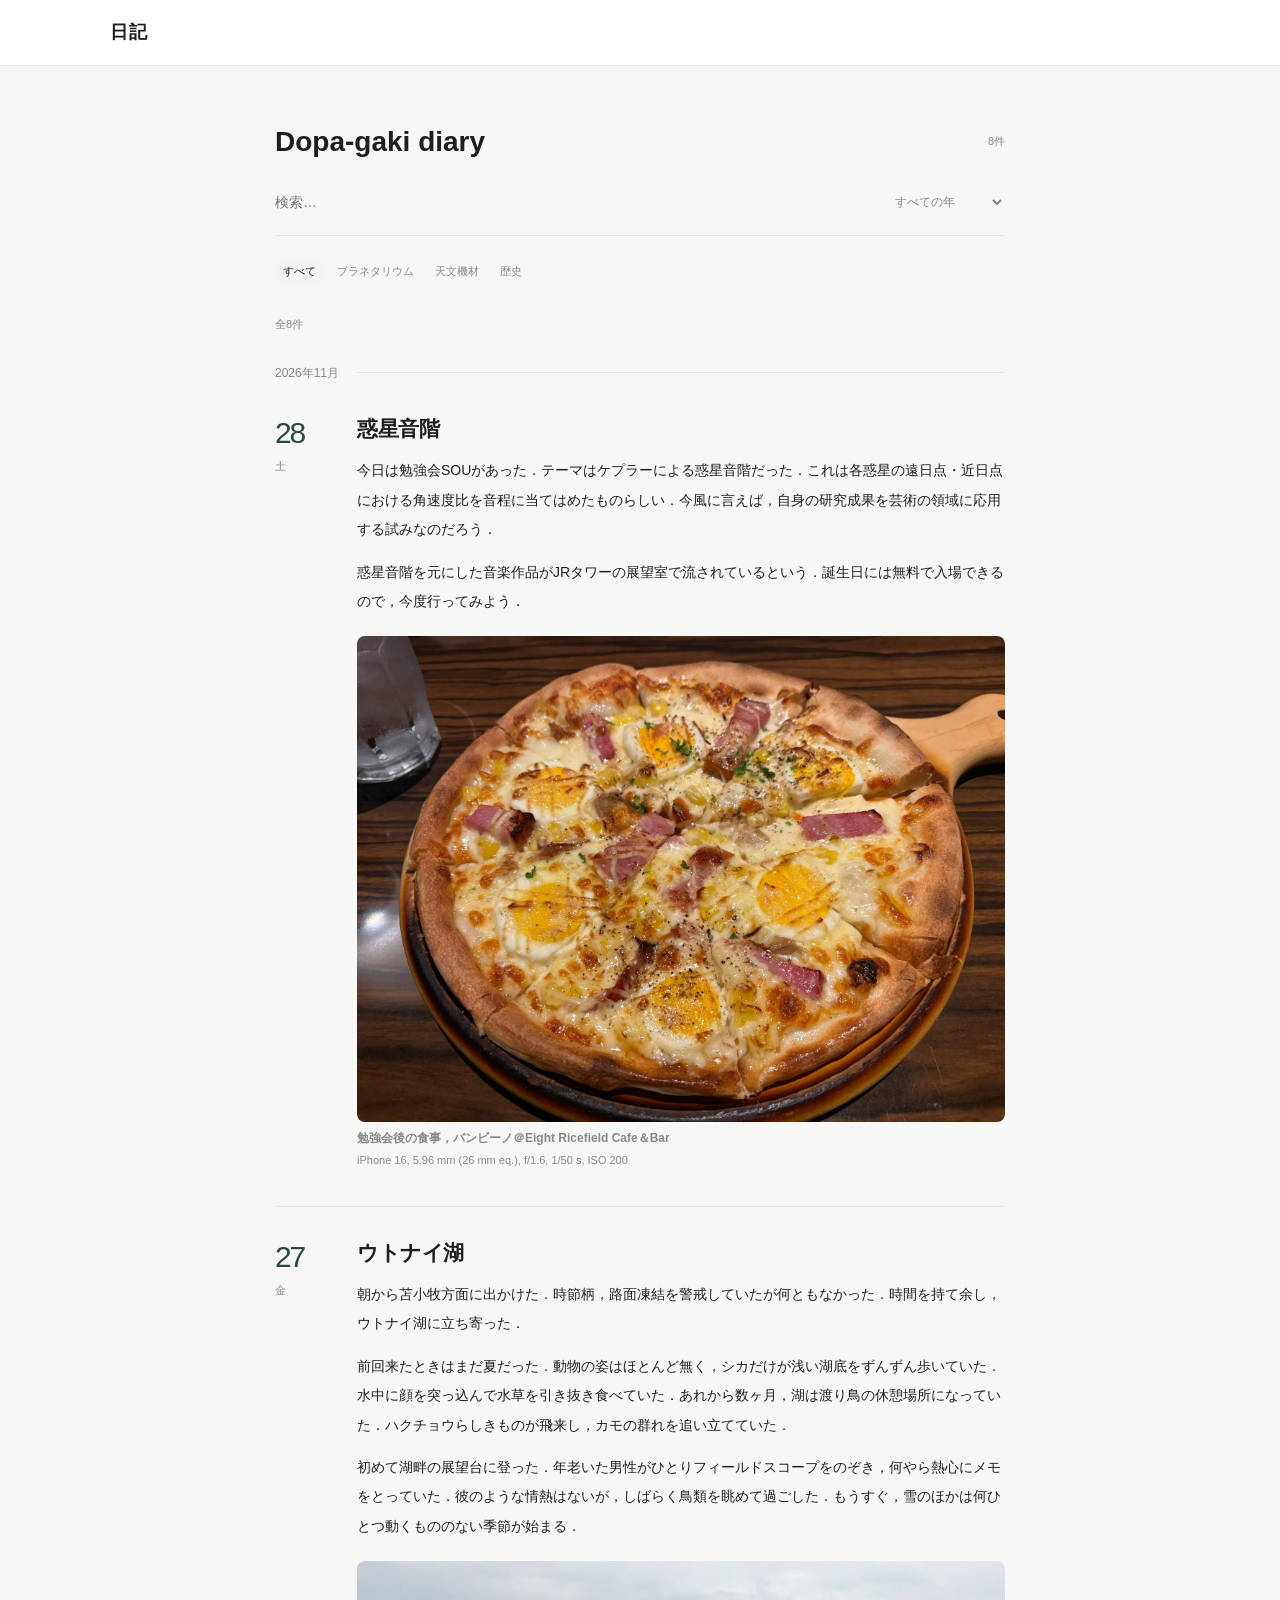
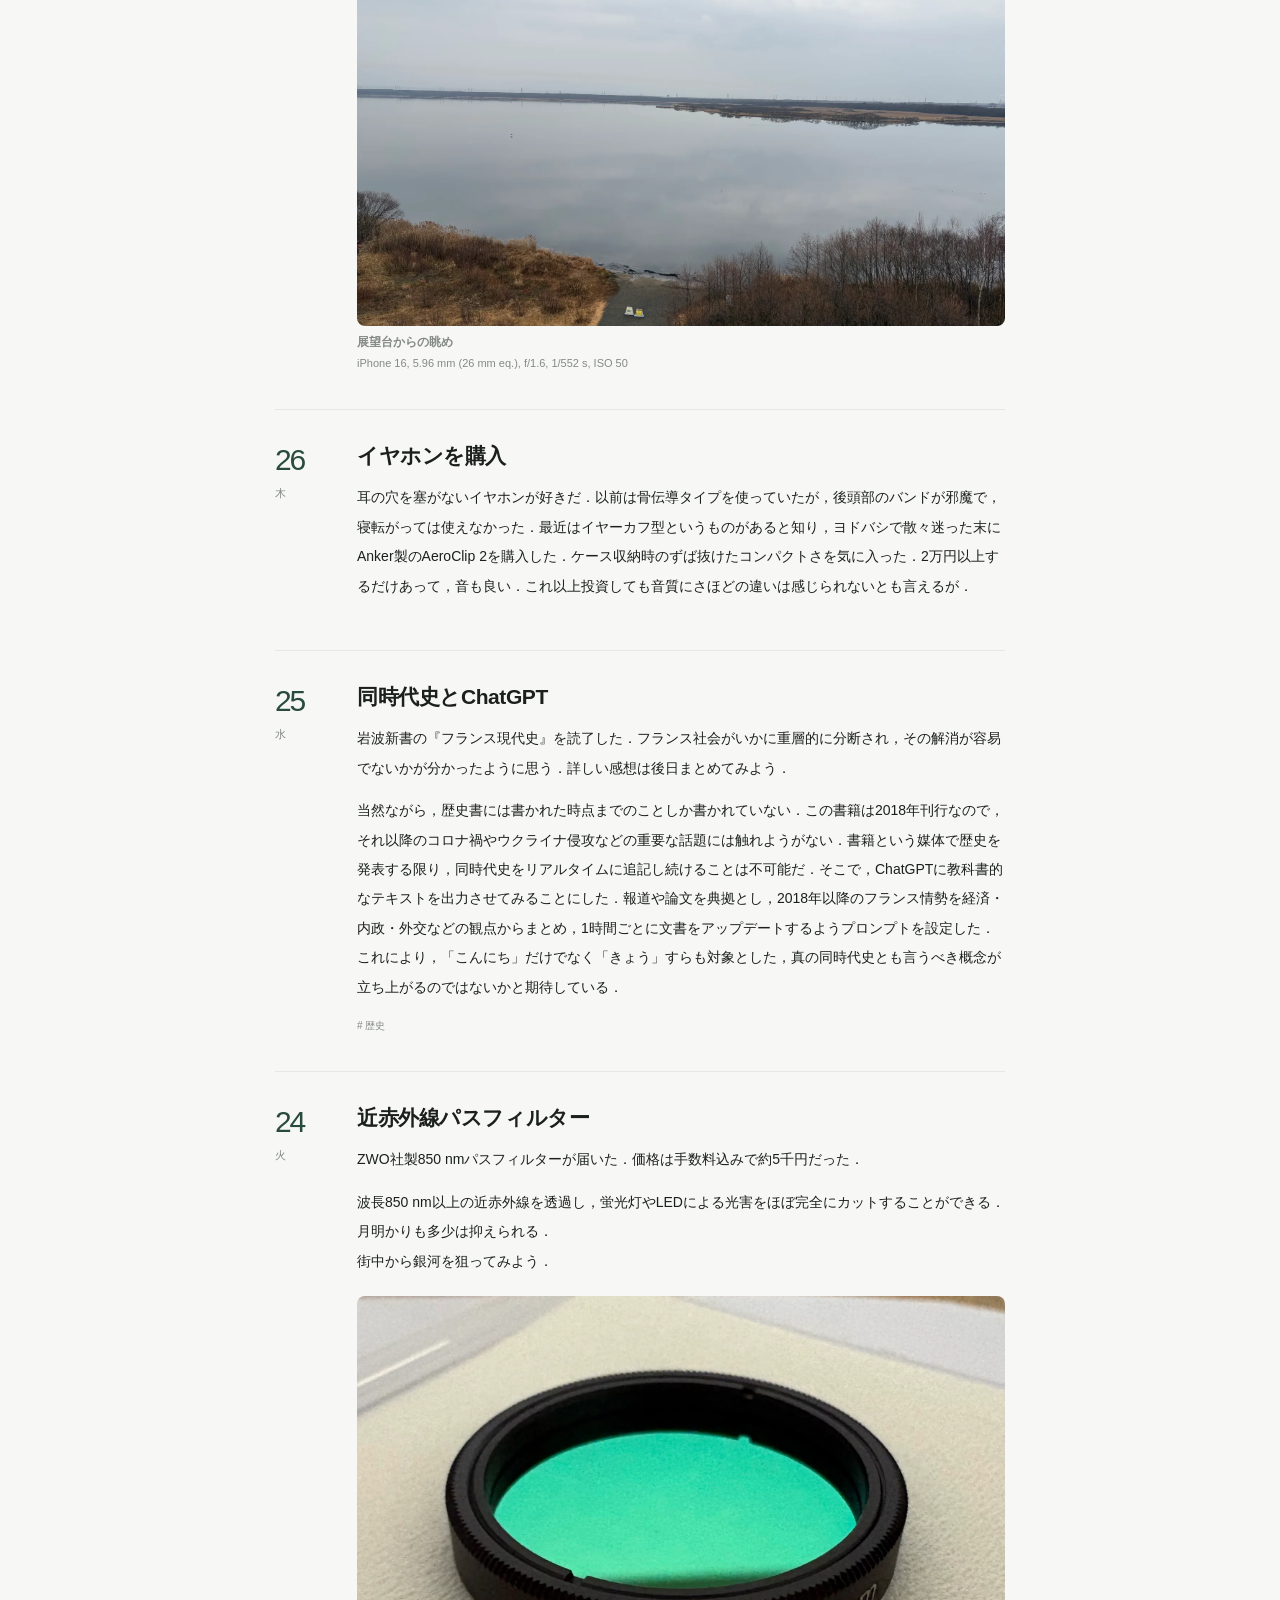
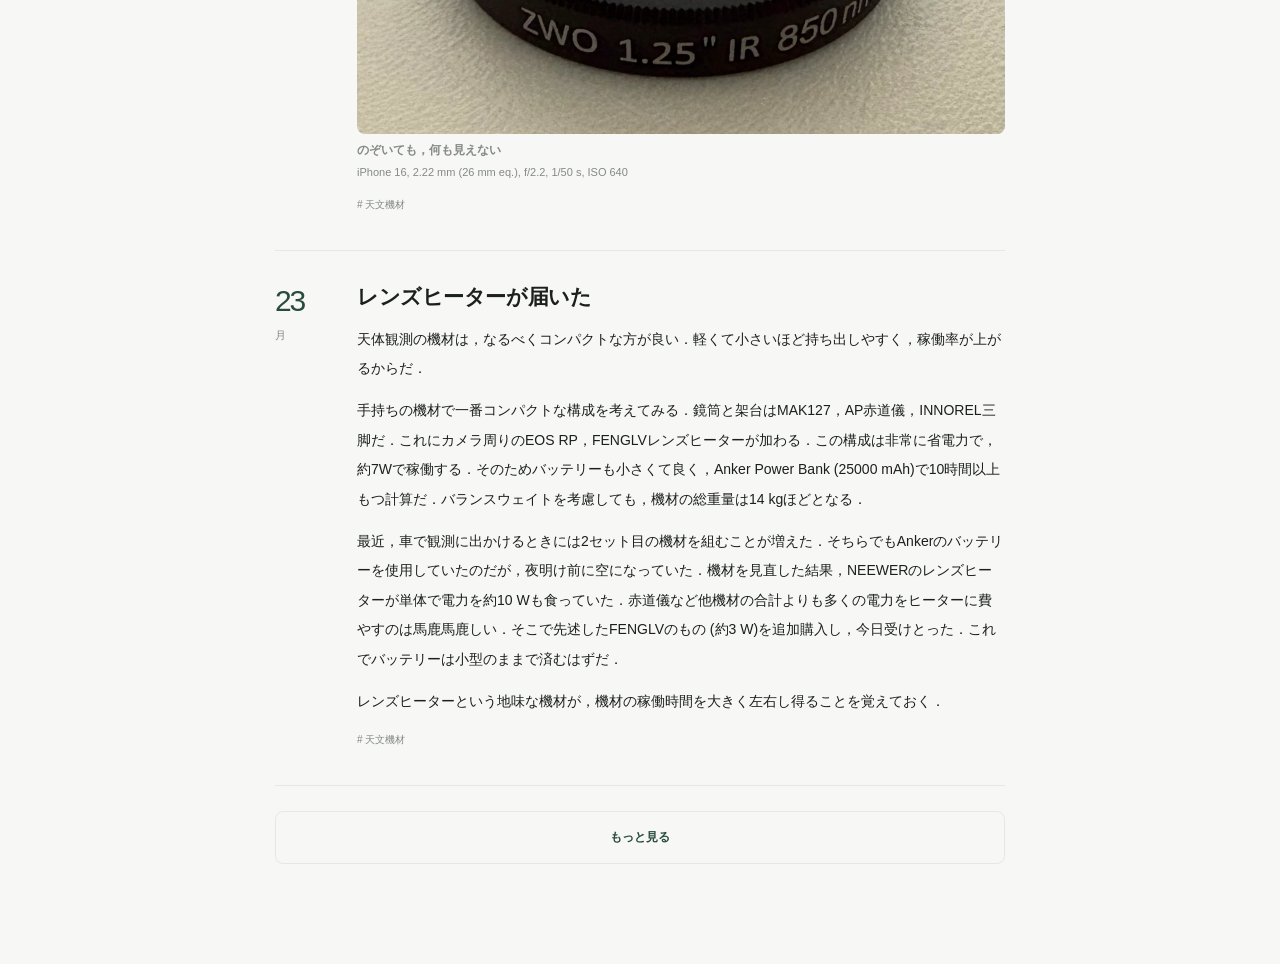
<file: diary/index.html>
<!doctype html>
<html lang="ja"><head><meta charset="utf-8"><meta name="viewport" content="width=device-width, initial-scale=1">
<meta name="theme-color" content="#f7f7f5">
<title>日記</title>
<link rel="stylesheet" href="assets/style.css"><link rel="stylesheet" href="assets/minimal.css?v=20261122-bodybreaks"></head>
<body class="simple-page reader-page" data-mode="public">

<header class="simple-top"><div class="simple-width simple-top-inner"><a class="simple-logo" href="index.html">日記</a>
<nav class="simple-nav"><button class="simple-theme" type="button" id="theme-button" aria-label="表示色を切り替える">◐</button></nav></div></header>
<main id="archive" class="simple-width simple-reader">
<div class="simple-reader-head"><h1>日記</h1><span id="total-count" class="simple-status"></span></div>
<div class="simple-filter" role="search"><input id="search" type="search" aria-label="検索" placeholder="検索…"><select id="year-select" aria-label="年"><option value="all">すべての年</option></select></div>
<div id="tag-filters" class="tags"></div><div id="results-count" class="simple-status" role="status"></div>
<div id="entries"></div><button id="more-button" type="button" class="more" hidden>もっと見る</button>
</main>
<div hidden aria-hidden="true"><span id="brand-name"></span><span id="site-label"></span><h1 id="site-title"></h1><span id="site-intro"></span><span id="footer-title"></span><span id="copyright-year"></span></div>
<script src="assets/storage.js" defer></script><script src="assets/site.js?v=20261122-3" defer></script>
</body></html>
</file>
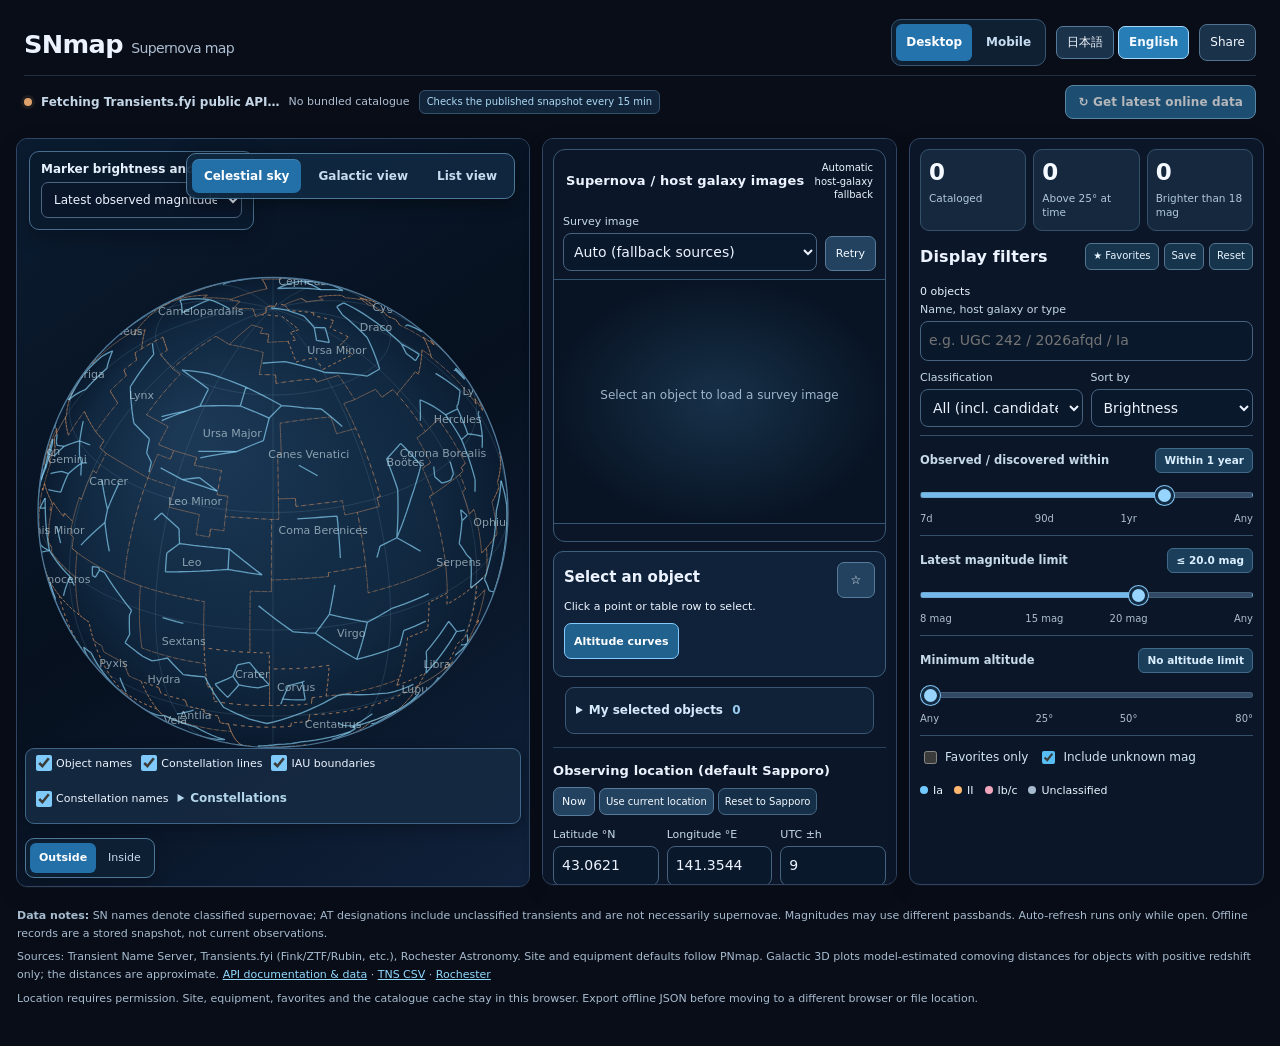
<file: snmap/index.html>
<!DOCTYPE html>

<html lang="ja"><head><meta charset="utf-8"/><meta content="width=device-width,initial-scale=1" name="viewport"/>
<meta content="dark" name="color-scheme"/><meta name="description" content="SNmap｜超新星と未分類突発天体の天球・銀河系・一覧マップ．PNmapに準拠した観測支援ツール．"><link rel="canonical" href="https://dopa-gaki.github.io/.github.io/snmap/"><title>SNmap v22.38｜超新星マップ</title>
<style>
:root{--bg:#070e1c;--panel:#102036;--panel2:#152940;--line:#304c67;--text:#e9f4ff;--sub:#a8c0d7;--cyan:#68c7ff;--gold:#ffcd83;--orange:#f2a25e;--green:#9fe0b5;--red:#f3a7b4}
*{box-sizing:border-box}html{scroll-behavior:smooth}body{font:14px/1.5 system-ui,-apple-system,"Noto Sans JP",sans-serif;color:var(--text);background:radial-gradient(circle at 10% -20%,#172c50 0,#070e1c 42%);margin:0}button,select,input{font:inherit}button{cursor:pointer;color:var(--text);background:#244260;border:1px solid #4d7398;padding:8px 11px;border-radius:8px}button:hover{background:#315a7c}button.active{background:#136da4;border-color:#91d4fc}button:disabled{opacity:.5;cursor:not-allowed}a{color:#91d9ff}h1,h2,h3,p{margin-top:0}header{max-width:1700px;margin:auto;padding:21px 20px 14px}.eyebrow{font-size:11px;font-weight:800;letter-spacing:.2em;color:var(--cyan)}h1{font-size:clamp(24px,2.4vw,32px);margin:2px 0}header p{color:var(--sub);margin:0 0 11px;max-width:900px;font-size:13px}.headerline{display:flex;align-items:center;justify-content:space-between;gap:16px}.headeractions{display:flex;align-items:center;gap:7px;flex-wrap:wrap}.muted{color:var(--sub)}.small{font-size:11px}.status{display:flex;align-items:center;gap:9px;color:#c6d9e9;font-size:12px;flex-wrap:wrap}.status-dot{width:8px;height:8px;border-radius:50%;background:#dda16c;box-shadow:0 0 0 3px #e7a66817}.status-dot.live{background:#7ee0ac;box-shadow:0 0 0 3px #7ee0ac2b}.status-dot.error{background:#f39c8e}main{max-width:1700px;margin:auto;padding:0 14px 22px;display:grid;grid-template-columns:minmax(540px,1fr) minmax(350px,435px);gap:13px}.card{border:1px solid var(--line);border-radius:13px;background:var(--panel);overflow:hidden}.mapcard{position:relative;min-height:560px;background:#07101f;align-self:start}.maptoolbar{position:absolute;left:12px;top:12px;z-index:3;display:flex;gap:5px;padding:5px;background:#102a46e8;border:1px solid #456985;border-radius:10px;max-width:calc(100% - 24px);flex-wrap:wrap}.maptoolbar button{font-size:12px;padding:6px 9px;background:transparent;border:0}.maptoolbar button.active{background:#1b75aa}#sky{width:100%;height:660px;display:block;cursor:crosshair;touch-action:none}.mapfoot{position:absolute;bottom:11px;left:12px;right:12px;pointer-events:none;display:flex;justify-content:space-between;gap:14px;color:#c0d7e7;font-size:11px;text-shadow:0 1px 4px #000}.maptip{position:absolute;z-index:4;display:none;border:1px solid #72a9d1;background:#112a42ee;border-radius:7px;padding:6px 8px;font-size:12px;pointer-events:none;max-width:230px}.side{padding:14px}.side h2{font-size:15px;margin:0 0 12px}.summary{display:grid;grid-template-columns:repeat(3,minmax(0,1fr));gap:7px;margin-bottom:11px}.metric{background:#172d46;border:1px solid #385876;border-radius:9px;padding:8px 9px}.metric strong{font-size:23px;display:block;line-height:1.1;font-variant-numeric:tabular-nums}.metric span{font-size:10px;color:var(--sub)}.section{border-top:1px solid #2f4a64;margin-top:15px;padding-top:13px}.secthead{display:flex;align-items:center;justify-content:space-between;gap:8px;margin-bottom:10px}.secthead h3{font-size:13px;margin:0}.field{display:block;min-width:0}.field>span{font-size:11px;color:#afc6dc;display:block;margin:0 0 3px}input,select{background:#091a2b;border:1px solid #3c607c;border-radius:7px;color:var(--text);padding:8px;width:100%;min-width:0}input:focus,select:focus{outline:1px solid #7acbf8}.fields{display:grid;grid-template-columns:repeat(2,minmax(0,1fr));gap:8px}.fields.triple{grid-template-columns:repeat(3,minmax(0,1fr))}.checkbox{display:flex;align-items:center;gap:6px;color:#d0e3f4;font-size:12px}.checkbox input{width:auto;accent-color:#58bdf3}.filters{display:flex;gap:5px;flex-wrap:wrap;margin:8px 0}.filters button{font-size:11px;padding:5px 9px}.selected{margin-top:13px;padding:13px;border:1px solid #456481;background:#10273f;border-radius:9px}.selectedtitle{display:flex;justify-content:space-between;align-items:center;gap:10px}.selectedtitle h3{margin:0 0 5px;font-size:17px}.chip{font-size:10px;padding:3px 7px;border:1px solid #527593;border-radius:20px;color:#aee0ff}.objectgrid{display:grid;grid-template-columns:repeat(2,minmax(0,1fr));gap:8px;margin:10px 0}.kv{background:#0c1d31;padding:7px 8px;border:1px solid #2c4964;border-radius:7px;min-width:0}.kv dt{color:#a2bad0;font-size:10px}.kv dd{margin:2px 0 0;font-size:12px;overflow-wrap:anywhere}.links{display:flex;gap:7px;flex-wrap:wrap;margin-top:9px}.links a{font-size:11px;border:1px solid #416d8c;padding:6px 8px;border-radius:7px;text-decoration:none}.links a:hover{background:#214361}.imagebox{margin-top:11px;background:#071626;border:1px solid #355575;border-radius:8px;min-height:172px;position:relative;overflow:hidden}.imagebox img{width:100%;height:210px;object-fit:contain;display:none}.imgmsg{position:absolute;top:44%;left:12px;right:12px;text-align:center;color:#9db5ca;font-size:12px}.tiny{font-size:10px;color:#9db5ca}.equipline{display:grid;grid-template-columns:minmax(0,1.4fr) .8fr .8fr;gap:6px;padding:7px 0;border-bottom:1px solid #2d4560;font-size:11px;align-items:center}.equipline b{font-weight:620}.equipline span{color:#b1d5ee;text-align:right}.asidefoot{font-size:10px;color:#9db3c8}.bottom{max-width:1700px;margin:auto;padding:0 14px 28px}.tablecard{padding:13px 14px}.tablehead{display:flex;justify-content:space-between;gap:12px;align-items:center;flex-wrap:wrap;margin-bottom:10px}.tablehead h2{font-size:15px;margin:0}.tablewrap{max-height:440px;overflow:auto;border:1px solid #2e4a62;border-radius:8px}table{width:100%;border-collapse:collapse;font-size:12px;white-space:nowrap}th{position:sticky;top:0;background:#193049;color:#bee2f8;text-align:left;padding:8px;z-index:1;cursor:pointer}td{padding:7px 8px;border-top:1px solid #293e56}tr[data-id]:hover{background:#1a3854;cursor:pointer}tr.chosen{background:#204965}td.num{text-align:right;font-variant-numeric:tabular-nums}.type-dot{display:inline-block;width:9px;height:9px;border-radius:50%;margin-right:5px}.note{max-width:1700px;margin:auto;padding:0 17px 33px;color:#a6bbce;font-size:11px;line-height:1.65}.note p{margin:5px 0}.badgebox{display:inline-block;border:1px solid #44637e;border-radius:6px;padding:3px 7px;color:#abd9f4;font-size:10px}.pillrow{display:flex;gap:6px;flex-wrap:wrap;align-items:center}.two{display:grid;grid-template-columns:1fr 1fr;gap:7px}.warning{color:#ffc69b}.green{color:#a5dfb5}.loading{opacity:.65}#toast{position:fixed;right:15px;bottom:15px;background:#203c57;border:1px solid #5b87a3;padding:10px 14px;border-radius:10px;z-index:10;display:none;max-width:360px;font-size:12px;box-shadow:0 10px 32px #0008}details summary{cursor:pointer;color:#afd9f4;font-size:12px;font-weight:600;margin:9px 0}.help{font-size:11px;color:#abc1d5;line-height:1.7}
@media(min-width:1110px){.right{align-self:start;position:sticky;top:7px;max-height:calc(100vh - 18px);overflow:auto}}
@media(max-width:1109px){main{grid-template-columns:minmax(0,1fr)}#sky{height:580px}.mapcard{min-height:500px}.side{display:grid;grid-template-columns:repeat(2,minmax(0,1fr));gap:13px}.side>.summary,.side>.selected{grid-column:1/-1}.side>.section{border-top:1px solid #304c67;padding-top:13px;margin-top:0}}
@media(max-width:700px){main,.bottom{padding-left:8px;padding-right:8px}header{padding:14px 11px 12px}.headerline{align-items:flex-start;flex-direction:column}#sky{height:440px}.mapcard{min-height:440px}.side{display:block}.side>.section{margin-top:14px}.maptoolbar{top:7px;left:7px}.maptoolbar button{font-size:11px;padding:5px}.summary{gap:5px}.metric strong{font-size:18px}.fields.triple{grid-template-columns:repeat(3,minmax(0,1fr))}td,th{padding:6px}}

.imageControls{display:flex;align-items:end;gap:8px;margin-top:10px}.imageControls button{height:35px;white-space:nowrap;font-size:11px}.imageControls select{padding:6px}.imagebox{min-height:195px}.imagebox img{height:240px}.tipline{font-size:11px;color:#c2d8ed}.sourceWarn{font-size:11px;color:#ffcca2}.tablewrap{scrollbar-gutter:stable}.selected .links{margin-top:8px}button:focus-visible,a:focus-visible,select:focus-visible,input:focus-visible{outline:2px solid #c5e8ff;outline-offset:2px}

.skyoptions{position:absolute;top:57px;left:14px;right:14px;display:flex;align-items:center;gap:9px;flex-wrap:wrap;z-index:2;padding:6px 8px;background:#0d2236de;border:1px solid #325371;border-radius:8px;width:max-content;max-width:calc(100% - 28px);font-size:11px}
.skyoptions label{display:flex;align-items:center;gap:4px;margin:0;font-size:11px;cursor:pointer;white-space:nowrap;flex-shrink:0}.skyoptions input{margin:0;flex-shrink:0}
.skyoptions button{font-size:10px;padding:3px 6px}
#skyDataStatus{color:#c1d7e8;max-width:250px;overflow:hidden;text-overflow:ellipsis;white-space:nowrap}
.provenance{margin:11px 0;padding:9px;border:1px solid #355874;border-radius:8px;background:#0b192c;font-size:11px}
.sourceRow{display:flex;align-items:center;justify-content:space-between;gap:8px;border-top:1px solid #2a4359;padding:5px 0}.sourceRow span{color:#b7d3e8;text-align:right;max-width:68%}.minor{font-size:11px;padding:5px 7px}
#sourceConflict{color:#ffc8a6;margin-top:7px;line-height:1.5}.status-dot.cached{background:#f8c36d;box-shadow:0 0 0 3px #f8c36d21}#cacheInfo{margin:8px 0 3px;font-size:11px;line-height:1.5;color:#f7dba4}.cache-tools{display:flex;gap:6px;flex-wrap:wrap;margin-top:6px}.cache-tools button{font-size:11px}
@media(max-width:700px){.skyoptions{top:86px;font-size:10px;gap:4px}.skyoptions label{font-size:10px}#skyDataStatus{max-width:160px}.maptoolbar{max-width:calc(100% - 14px)}}

/* SNmap v2.0 — PNmap visual parity: retain PNmap colors, spacing, panel order, controls. */
:root{color-scheme:dark;--bg:#080d18;--panel:#101d30;--panel2:#142239;--line:#304563;--text:#ecf3ff;--sub:#aebed1;--cyan:#72bafa}
html,body{background:var(--bg)!important}body{font:14px/1.55 system-ui,-apple-system,"Noto Sans JP",sans-serif}
header{max-width:1800px;padding:19px 24px 10px}header h1{font-size:clamp(21px,2vw,29px);margin:4px 0 6px}
main{max-width:1800px;padding:7px 16px 15px;display:grid;grid-template-columns:minmax(355px,1fr) minmax(290px,355px) minmax(300px,355px);gap:12px;align-items:start}
.card{background:var(--panel);border-color:var(--line);border-radius:12px}
.mapcard{min-height:0;min-width:0;background:#091324}
#sky{height:min(83vh,885px);min-height:620px;width:100%;cursor:grab}
.side{min-width:0;position:sticky;top:9px;align-self:start;height:max(620px,min(83vh,885px));overflow-y:auto;overscroll-behavior:contain;padding:10px;background:#0b1728;scrollbar-width:thin}
.side.right,.side.inspector{max-width:none}
.side .section{margin-top:13px}
.side.right .summary{margin-top:0}
.headline{display:flex;align-items:center;justify-content:space-between;gap:16px;flex-wrap:wrap;row-gap:8px}
.brand-title{flex:1;min-width:230px}.brand-title h1{margin-bottom:0}.title-sub{font-size:.66em;font-weight:500}
.lang-buttons{display:flex;gap:4px;flex-shrink:0}.lang-buttons button{padding:6px 10px;background:#1b324b}.lang-buttons button.active{background:#277db5;border-color:#a8d9fa;font-weight:750}
.pn-device-toggle{display:flex;align-items:center;gap:4px;padding:4px;border:1px solid #50738f;border-radius:9px;background:#13263e;margin-left:auto}
.pn-device-toggle button{border:0;background:transparent;color:#c7def2;font-size:12px;font-weight:700;padding:7px 10px;border-radius:6px;min-height:37px;white-space:nowrap}
.pn-device-toggle button.active{background:#2473ad;color:#fff}
.pn-device-toggle button:focus-visible,.lang-buttons button:focus-visible,button:focus-visible,select:focus-visible,input:focus-visible,a:focus-visible{outline:2px solid #9bd8ff;outline-offset:2px}
.status{margin-top:4px;gap:8px;color:#c5d6e6;font-size:11px}.status #refresh{margin-left:auto;padding:5px 9px}
button{background:#23425f;border:1px solid #577b9c;border-radius:7px;padding:8px 10px;font-size:12px;color:#f4faff}
button:hover{background:#315c81}button.active{background:#277db5;border-color:#a8d9fa}
input,select{background:#09162a;border:1px solid #4c6581;border-radius:7px}
.maptip{background:#152c45ed;border:1px solid #45637b}
.maptoolbar{left:auto;right:12px;top:12px;padding:4px;border-color:#50738f;background:#13263ee8;border-radius:9px;max-width:calc(100% - 24px)}
.maptoolbar button{font-weight:500;padding:7px 10px;min-height:34px}
.maptoolbar button.active{background:#2473ad;color:#fff}
.skyoptions{position:absolute;left:auto!important;top:auto!important;bottom:12px;right:12px;max-width:calc(100% - 24px);z-index:5;padding:5px 6px;background:#13263ef0;border:1px solid #50738f;border-radius:9px;display:flex;align-items:center;gap:6px;flex-wrap:wrap}
.skyoptions label{white-space:nowrap;font-size:11px}.skyoptions button{padding:4px 6px;font-size:10px}
.skyoptions #skyDataStatus{font-size:10px;max-width:160px;white-space:normal}
.mapfoot{left:12px;right:auto;max-width:58%;bottom:50px;display:block;line-height:1.4}
#mapCount{display:none}
.photo-box{border:1px solid #456381;border-radius:12px;background:#0b1728;margin:0 0 9px;overflow:hidden}
.photo-head{padding:11px 12px 9px;display:flex;align-items:center;justify-content:space-between;gap:8px}
.photo-head h2{margin:0;font-size:14px;white-space:nowrap}.photo-head .small{font-size:10px;text-align:right}
.photo-box .imageControls{padding:2px 9px 8px;margin:0}
.photo-box .imagebox{height:245px;min-height:245px;margin:0;border-radius:0;border-left:0;border-right:0;background:radial-gradient(ellipse at center,#142b43,#060e1b 68%)}
.photo-box .imagebox img{height:245px;width:100%;object-fit:contain}
.photo-box #imgCredit{padding:5px 10px 8px}
.selected{margin-top:0;padding:10px;border-color:#395676;background:#0d1a2c}
.selectedtitle h3{font-size:15px}
.objectgrid{grid-template-columns:repeat(2,minmax(0,1fr))}
.kv{background:#142239;border:1px solid #304563}.links button{font-size:11px;border:1px solid #416d8c;padding:6px 8px;border-radius:7px;text-decoration:none;background:transparent}.links button:hover{background:#214361}
.metric{background:#1a2c42;border:1px solid #36516d}
.secthead{align-items:center}.secthead button{padding:5px 8px;font-size:11px}
.section:has(#labSite)>.secthead{align-items:flex-start;flex-direction:column;gap:6px}.section:has(#labSite)>.secthead h3{white-space:nowrap}.site-tools{display:flex;align-items:center;gap:4px;flex-wrap:wrap;justify-content:flex-start;width:100%}.site-tools button{font-size:10px;padding:5px 6px}
.equip-actions{display:flex;gap:5px;flex-wrap:wrap;margin:8px 0}.equip-actions button{padding:6px 9px;font-size:11px}
.equipment-editor{background:#091728;border:1px solid #304563;padding:8px;margin:8px 0;border-radius:8px}
.equipment-entry{border-bottom:1px solid #2b425c;padding:8px 0}.equipment-entry:last-child{border:0}
.equipment-entry .equip-entry-title{display:flex;align-items:center;justify-content:space-between;gap:5px;margin-bottom:5px}
.equipment-entry .equip-entry-title button{padding:4px 7px;font-size:10px}
.equipment-entry .fields{grid-template-columns:repeat(2,minmax(0,1fr));gap:5px}
.equipment-entry input{padding:5px 6px;font-size:12px}
.equipment-entry .field>span{font-size:10px}
.empty-results{padding:16px;border:1px solid #456381;border-radius:8px;margin:9px;color:#d7e7f5;display:flex;align-items:center;gap:10px;flex-wrap:wrap}
.empty-results[hidden],.equipment-editor[hidden],[hidden]{display:none!important}
.sr-only{position:absolute!important;width:1px!important;height:1px!important;padding:0!important;margin:-1px!important;overflow:hidden!important;clip:rect(0,0,0,0)!important;white-space:nowrap!important;border:0!important}
/* PNmap's explicit smartphone mode: no independent visual redesign. */
body[data-pn-layout="mobile"]{max-width:720px;min-width:0;width:100%;margin:0 auto;overflow-x:hidden}
body[data-pn-layout="mobile"] header{padding:11px 12px 8px}
body[data-pn-layout="mobile"] header h1{font-size:20px}
body[data-pn-layout="mobile"] main{display:flex!important;flex-direction:column!important;padding:5px 8px 14px;max-width:none}
body[data-pn-layout="mobile"] .mapcard,body[data-pn-layout="mobile"] .side{width:100%;min-width:0;height:auto;max-height:none;overflow:visible}body[data-pn-layout="mobile"] .mapcard{position:relative!important}body[data-pn-layout="mobile"] .side{position:static}
body[data-pn-layout="mobile"] #sky{height:52svh;min-height:340px;max-height:510px}
body[data-pn-layout="mobile"] .maptoolbar{top:6px;left:6px;right:6px;max-width:none;gap:2px;justify-content:stretch}
body[data-pn-layout="mobile"] .maptoolbar button{flex:1;min-width:0;padding:6px 3px;font-size:11px;white-space:normal}
body[data-pn-layout="mobile"] .skyoptions{right:6px;bottom:7px;left:6px!important;justify-content:center;gap:4px}
body[data-pn-layout="mobile"] .skyoptions #skyDataStatus{display:none}
body[data-pn-layout="mobile"] .mapfoot{display:none}
body[data-pn-layout="mobile"] .photo-box .imagebox,body[data-pn-layout="mobile"] .photo-box .imagebox img{height:270px;min-height:270px}
@media(max-width:1050px){body:not([data-pn-layout="desktop"]) main{display:flex;flex-direction:column}body:not([data-pn-layout="desktop"]) .mapcard,body:not([data-pn-layout="desktop"]) .side{width:100%;position:static;height:auto;max-height:none;overflow:visible}}
@media(max-width:730px){.headline{gap:7px}.brand-title{min-width:100%}.status #refresh{margin-left:0}.skyoptions button{font-size:10px}}

/* v4.6 — align controls and modes with the actual PNmap reference */
.maptoolbar{display:flex;flex-wrap:wrap;align-items:center;gap:3px;z-index:6}
.maptoolbar [data-mode]{font-weight:650;white-space:nowrap}
.skyoptions{right:12px!important;left:auto!important;bottom:12px!important;top:auto!important;display:flex!important;flex-wrap:wrap;align-items:center!important;gap:9px!important;width:auto!important;max-width:calc(100% - 24px);padding:8px 10px}
.skyoptions label{display:inline-flex!important;flex:none!important;align-items:center!important;gap:4px!important;min-width:0!important;white-space:nowrap!important;margin:0!important;padding:0!important;line-height:1.2!important;width:auto!important;border:0!important;background:none!important}
.skyoptions label span{white-space:nowrap!important;font-size:11px!important}
.skyoptions input[type="checkbox"]{width:16px!important;height:16px!important;min-width:16px!important;margin:0!important;accent-color:#7fc3f8}
.sky-status-details{position:relative;flex:0 0 auto;font-size:11px}
.sky-status-details summary{cursor:pointer;color:#b4d6eb;white-space:nowrap;list-style:revert;max-width:105px}
.sky-status-details[open]{position:static}
.sky-status-details #skyDataStatus{display:block;max-width:180px!important;white-space:normal!important;font-size:10px!important;overflow-wrap:anywhere}
.sky-status-details #skyRetry{padding:4px 6px}
.skyoptions[hidden]{display:none!important}
.sn-list-mode{height:min(83vh,885px);min-height:620px;display:flex;flex-direction:column;gap:8px;padding:66px 10px 10px;overflow:hidden}
.sn-list-mode[hidden],#sky[hidden],#snAltPanel[hidden],#snFovPanel[hidden]{display:none!important}
.sn-list-head{display:flex;justify-content:space-between;align-items:center;gap:9px;font-size:13px;color:#e8f4ff;flex-wrap:wrap}
.sn-list-heading{display:flex;flex-direction:column;gap:2px;min-width:130px}
.sn-list-sort-controls{display:flex;align-items:center;gap:7px;flex:1 1 270px;justify-content:flex-end;min-width:0}
.sn-list-sort-controls .sn-list-sort-label{font-size:11px;color:#a8c0d7;white-space:nowrap}
#snListSort{min-width:125px;flex:1 1 180px;max-width:265px;padding:7px 9px;background:#132d46;color:#e9f4ff;border:1px solid #4d7398;border-radius:7px;font-size:12px}
#snListRecommend{background:#1e5279;border:1px solid #639bc5;color:#ecf7ff;white-space:nowrap;font-size:12px;font-weight:700;padding:7px 11px;border-radius:7px}
#snListRecommend[aria-pressed="true"]{background:#287aaf;border-color:#c6edff;box-shadow:inset 0 0 0 1px #99d8fa}
.sn-list-table th[data-sn-sort]{user-select:none}
.sn-list-table th[data-sn-sort][aria-sort]::after{content:' ▼';color:#99d8fa;font-size:10px}
.sn-list-table th[data-sn-sort]:focus-visible{outline:2px solid #99d8fa;outline-offset:-2px}
@media(max-width:600px){.sn-list-sort-controls{justify-content:stretch;flex:1 1 100%}.sn-list-sort-controls .sn-list-sort-label{display:none}#snListSort{max-width:none}}

#snListSummary{font-size:11px;color:#9cbad4}
.sn-list-scroll{flex:1;min-height:0;overflow:auto;scrollbar-width:thin;border:1px solid #2e4c68;border-radius:9px}
.sn-list-table{width:100%;border-collapse:collapse;font-size:11px;line-height:1.4}
.sn-list-table th{position:sticky;top:0;z-index:1;background:#19324d;cursor:pointer;text-align:left;padding:8px 6px;white-space:nowrap}
.sn-list-table td{border-bottom:1px solid #28415a;padding:8px 6px;white-space:nowrap}
.sn-list-table td:nth-child(5){white-space:normal;min-width:76px}
.sn-list-table tbody tr:hover,.sn-list-table tbody tr:focus-visible{background:#204365;outline:0;cursor:pointer}
.sn-list-table .sn-picked{background:#214964}
.sn-list-table .sn-mag{font-variant-numeric:tabular-nums}
#snListMore{flex-shrink:0;align-self:center;padding:7px 18px}
.sn-quick-actions{display:flex;flex-wrap:wrap;gap:5px;margin:9px 0 2px}
.sn-quick-actions button{font-size:11px;padding:6px 9px}
#equipment .equipline[data-equip]{cursor:pointer}
#equipment .equipline[data-equip]:hover{background:#264764}
.sn-floating{position:fixed;left:clamp(8px,10vw,140px);top:clamp(70px,12vh,130px);z-index:10000;width:min(580px,calc(100vw - 20px));max-height:calc(100vh - 20px);overflow:hidden;background:#0b1c30;border:1px solid #659ac0;border-radius:11px;box-shadow:0 12px 48px #000b;color:#e8f5ff}
.sn-float-head{display:flex;align-items:center;justify-content:space-between;gap:10px;background:#1a3856;padding:8px 11px;touch-action:none;cursor:move;user-select:none}
.sn-float-head strong{font-size:13px}
.sn-float-head button{padding:2px 10px;min-height:28px;font-size:17px;line-height:1.3}
.sn-float-content{padding:11px;overflow-y:auto;max-height:calc(100vh - 85px)}
.sn-alt-date{display:flex;gap:9px;align-items:center;font-size:12px;margin-bottom:10px}
.sn-alt-date input{padding:6px;color:#eff7ff}
.sn-alt-chart{width:100%;min-height:230px}
.sn-alt-chart svg{width:100%;height:auto;background:#08172a;border:1px solid #314d67;border-radius:8px;touch-action:pan-x}
.sn-alt-legend{display:flex;flex-wrap:wrap;gap:5px 12px;margin-top:8px;font-size:11px}
.sn-alt-legend span{display:inline-flex;align-items:center;gap:5px;min-width:0}
.sn-alt-legend i{display:inline-block;width:16px;height:3px}
.sn-alt-readout{font-size:12px;color:#d4e9f7;margin-top:7px}
.sn-float-hint{margin:5px 0 0;font-size:10px;color:#9fbad2}
.sn-fov-pop{width:min(350px,calc(100vw - 20px));left:auto;right:10px;top:95px}
.sn-fov-diagram{width:100%;height:150px;display:flex;align-items:center;justify-content:center;background:radial-gradient(circle at 50% 48%,#193856,#08172a 70%);border:1px solid #375a75;border-radius:8px;margin:9px 0}
.sn-fov-frame{width:230px;max-width:85%;height:118px;position:relative;border:2px solid #87c5f3;border-radius:3px}
.sn-fov-frame:before,.sn-fov-frame:after{content:'';position:absolute;opacity:.7;background:#c7e8fb}
.sn-fov-frame:before{width:19px;height:1px;top:50%;left:50%;transform:translateX(-50%)}
.sn-fov-frame:after{height:19px;width:1px;top:50%;left:50%;transform:translateY(-50%)}
.sn-fov-measures{display:grid;grid-template-columns:1fr 1fr;gap:5px;font-size:11px}
.sn-fov-measures div{padding:6px;background:#17314a;border:1px solid #365877;border-radius:6px}
.sn-fov-measures b{display:block;font-size:14px}
@media(max-width:730px){.maptoolbar{left:7px;right:7px;top:7px}.maptoolbar button{font-size:10px;padding:6px 7px}.skyoptions{bottom:5px!important;right:6px!important;left:6px!important;max-width:calc(100% - 12px);gap:6px!important}.skyoptions label span{font-size:10px!important}.sky-status-details summary{font-size:10px}.sn-list-mode{min-height:450px;height:520px;padding-top:96px}.sn-list-table{font-size:10px}.sn-list-table th,.sn-list-table td{padding:6px 5px}.sn-floating{left:8px;right:8px;top:55px;width:auto;max-height:calc(100vh - 66px)}.sn-fov-pop{left:8px;right:8px;top:64px;width:auto}}

.mapcard{position:relative}
.sn-gal-controls{position:absolute;left:12px;bottom:55px;z-index:7;width:min(300px,calc(100% - 24px));max-height:47%;overflow:auto;background:rgba(10,25,44,.92);border:1px solid #4c7192;border-radius:10px;padding:7px 10px;font-size:12px;box-shadow:0 6px 18px #0005}
.sn-gal-controls[hidden]{display:none!important}
.sn-gal-controls summary{cursor:pointer;font-weight:700;color:#e6f4ff;margin:0 0 6px}
.sn-gal-group{display:flex;flex-wrap:wrap;gap:6px;margin:5px 0}
.sn-gal-group button{padding:5px 8px;font-size:11px;line-height:1.3;min-height:30px}
.sn-gal-controls label{display:flex;align-items:center;gap:5px;margin-top:5px}
.sn-gal-description{font-size:10px;color:#bdd2e5;line-height:1.45;margin:7px 0 0}
@media(max-width:600px){.sn-gal-controls{max-height:42%;width:min(245px,calc(100% - 24px))}.sn-gal-description{font-size:10px}}

/* SNmap v7.0 — visual / terminology parity with the published PNmap (2026-11-19).
   Only supernova-specific data units, labels and visualizations differ. */
:root{--bg:#080d18;--panel:#0e1b2e;--panel2:#13263e;--line:#294763;--text:#e9f4ff;--sub:#a9bed1}
body{background:var(--bg)}
.card{border-radius:11px}
.mapcard{background:#091324}
.maptoolbar{left:auto;right:12px;top:12px;max-width:calc(100% - 24px);background:rgba(11,29,48,.94);border-color:#4c7192;border-radius:9px}
.maptoolbar button{min-height:34px;font-size:12px;white-space:nowrap;font-weight:650}
.maptoolbar button.active{background:#2473ad;color:#fff}
.sn-map-reset{position:absolute;z-index:5;right:12px;bottom:14px;background:#1c405f;padding:5px 9px;font-size:11px;min-height:29px}
.sn-point-style{position:absolute;left:12px;top:12px;z-index:6;background:rgba(10,25,44,.94);border:1px solid #4c7192;border-radius:10px;padding:9px 10px;width:min(205px,calc(100% - 24px))}
.sn-point-style label{display:block;color:#e6f4ff;font-weight:700;font-size:11px;margin-bottom:5px}
.sn-point-style select{font-size:11px;padding:6px 8px}
.sn-point-style[hidden],.sn-sky-view[hidden],.skyoptions[hidden],#center[hidden]{display:none!important}
.sn-sky-view{position:absolute;left:12px;bottom:14px;z-index:6;display:flex;gap:4px;padding:4px;background:rgba(10,25,44,.94);border:1px solid #4c7192;border-radius:9px}
.sn-sky-view button{background:transparent;border:0;padding:6px 9px;font-size:11px;min-height:28px}
.sn-sky-view button.active{background:#2473ad;color:#fff}
.skyoptions{left:auto;right:12px;top:auto;bottom:14px;padding:4px 7px;background:rgba(10,25,44,.93);border-color:#4c7192;min-height:36px}
.sn-gal-controls{left:12px;bottom:54px;max-height:min(65%,410px);width:min(300px,calc(100% - 24px))}
.sn-gal-group{column-gap:8px;row-gap:8px;margin:8px 0}
.sn-gal-controls summary{margin:0}
.side h2,.secthead h3{font-weight:700}
.side .section{border-top-color:#304c67}
.metric{background:#14273e;border-color:#385876}
.metric strong{font-variant-numeric:tabular-nums}
.sn-quick-actions button{background:#224767;border-color:#5e91b5;font-size:11px}
.sn-quick-actions button:hover,.sn-gal-group button:hover{background:#2b628c}
#snInspector{scrollbar-width:thin}
#snInspector .selected{background:#102239;border-color:#3e607e}
#snInspector .selectedtitle h3{font-size:15px}
#snInspector .section{margin-top:13px}
@media(max-width:1109px){.maptoolbar{right:10px;top:9px}}
@media(max-width:700px){
 .maptoolbar{left:auto;right:7px;max-width:calc(100% - 14px);gap:2px;padding:3px}
 .maptoolbar button{font-size:10px;padding:5px;min-height:32px}
 .sn-point-style{left:7px;top:53px;width:min(175px,calc(100% - 14px));padding:5px 7px}
 .sn-point-style label{font-size:10px}.sn-point-style select{font-size:10px;padding:5px}
 .sn-sky-view{left:7px;bottom:39px}
 .skyoptions{right:7px;bottom:39px;max-width:calc(100% - 14px);padding:4px 5px;gap:7px}
 .sn-gal-controls{max-height:45%;width:min(245px,calc(100% - 14px));bottom:44px}
 .sn-map-reset{right:7px;bottom:7px}
 .mapfoot{bottom:6px;max-width:calc(100% - 14px)}
}

/* PNmap-style map markers: two independent metrics with modest chrome. */
.sn-point-style{width:min(239px,calc(100% - 24px));padding:8px 9px}
.sn-point-style>strong{display:block;font-size:11px;color:#e6f4ff;margin-bottom:5px}
.sn-point-style .sn-point-row{display:grid;grid-template-columns:47px minmax(0,1fr);align-items:center;gap:5px;margin:4px 0;font-size:10px;font-weight:500}
.sn-point-style .sn-point-row>span{color:#bdd8ed;white-space:nowrap}
.sn-point-style .sn-point-row select{width:100%;min-width:0;font-size:10px;padding:5px 4px;min-height:29px}
.sn-point-advanced{margin-top:3px;border-top:1px solid #39536e;padding-top:3px}
.sn-point-advanced summary{font-size:10px;color:#c3def2;margin:3px 0;cursor:pointer}
.sn-point-advanced .sn-point-range{display:grid;grid-template-columns:1fr 1fr auto;gap:5px;align-items:center;margin:7px 0;font-weight:500;color:#d2e7f7;font-size:10px}
.sn-point-range input{padding:0;margin:0;accent-color:#72bffa;width:100%;min-width:0}
.sn-point-range output{width:31px;text-align:right;font-size:10px;font-variant-numeric:tabular-nums}
.sn-point-advanced .sn-point-label-toggle{display:flex;gap:6px;align-items:center;font-weight:500;font-size:10px;margin:7px 0}
.sn-point-label-toggle input{width:14px;height:14px;accent-color:#72bffa}
#snAppearanceReset{font-size:10px;min-height:25px;padding:4px 8px;width:100%}
@media(max-width:700px){.sn-point-style{width:min(218px,calc(100% - 14px))}.sn-point-style .sn-point-row{grid-template-columns:39px minmax(0,1fr)}.sn-point-style .sn-point-row select{font-size:10px;padding:3px 4px}}

/* Downloaded-source watcher uses existing PNmap-style inputs, no new panel. */
.sn-watch-actions{display:flex;gap:5px;flex-wrap:wrap;margin:8px 0}
.sn-watch-actions button{font-size:11px;flex:1;min-width:100px;padding:6px}
#snWatchStatus{line-height:1.6;overflow-wrap:anywhere;margin:6px 0}
/* PNmap-derived saved-object list and portable setup controls. */
.sn-saved-panel{margin:10px 12px 0;border:1px solid #3b5975;border-radius:9px;background:#102238;padding:7px 9px}
.sn-saved-panel summary{font-size:12px;color:#d5eafb;font-weight:700;margin:2px 0;cursor:pointer}
.sn-saved-panel #snSavedCount{font-variant-numeric:tabular-nums;color:#9bcdf0;margin-left:5px}
.sn-saved-items{max-height:190px;overflow:auto;scrollbar-width:thin;margin:8px 0}
.sn-saved-row{display:flex;align-items:center;justify-content:space-between;border-bottom:1px solid #2a4763;gap:7px;padding:4px 0}
.sn-saved-row button{border:0;background:transparent;text-align:left;color:#d5eaff;font-size:11px;min-height:24px;padding:3px 6px}
.sn-saved-row .sn-saved-name{flex:1;overflow:hidden;text-overflow:ellipsis;white-space:nowrap}
.sn-saved-row .sn-saved-remove{flex:none;color:#fdc0be;font-size:17px;padding:0 7px}
.sn-saved-row button:hover{background:#294e6c}
.sn-saved-buttons{display:flex;gap:5px;flex-wrap:wrap}
.sn-saved-buttons button{flex:1;min-width:86px;padding:5px 6px;font-size:10px;white-space:nowrap}
.sn-saved-buttons button:disabled{opacity:.5;cursor:default}

/* PNmap mobile behavior: separate the map mode bar, point controls and Galactic overlay. */
body[data-pn-layout="mobile"] .sn-point-style{left:7px;top:55px;width:min(218px,calc(100% - 14px));padding:6px 8px}
body[data-pn-layout="mobile"] .sn-gal-controls{left:7px;bottom:45px;max-height:min(47%,345px);width:min(230px,calc(100% - 14px))}
body[data-pn-layout="mobile"] #snGalaxyControls[open] ~ #snPointStylePanel{display:none!important}
@media(max-width:700px){#snGalaxyControls[open] ~ #snPointStylePanel{display:none!important}}
.sn-sky-audit{margin-top:8px;padding-top:7px;border-top:1px solid var(--line)}
.sn-sky-audit summary{cursor:pointer;color:var(--cyan)}
.sn-sky-audit .sn-audit-note{margin:6px 0;line-height:1.5;color:var(--sub)}
.sn-sky-audit table{width:100%;border-collapse:collapse;font-size:11px}
.sn-sky-audit th,.sn-sky-audit td{padding:4px 3px;border-bottom:1px solid #2c455c;text-align:right}
.sn-sky-audit th:first-child,.sn-sky-audit td:first-child{text-align:left}
.sn-sky-audit .sn-audit-heading{font-weight:600;color:var(--text);margin-top:10px}
.sn-sky-audit .sn-audit-sky{display:block;width:100%;height:auto;max-width:540px;margin-top:8px}

/* v10.0 — clear source acquisition vs import/export, preserving PNmap palette and columns. */
.sn-data-actions{margin:7px 0 11px;padding:9px;border:1px solid var(--line);background:var(--panel2);border-radius:9px}
.sn-data-actions strong{display:block;margin-bottom:7px;font-size:12px;color:var(--text)}
.sn-data-action-buttons{display:grid;grid-template-columns:1fr 1fr;gap:7px}
.sn-data-action-buttons button{font-size:12px;min-width:0;line-height:1.4;min-height:39px;padding:8px 6px;white-space:normal}
button.sn-data-primary, .status #refresh{background:#266a99;border-color:#79b8df;color:#fff;font-weight:700}
button.sn-data-primary:hover,.status #refresh:hover{background:#327eae}
button.sn-data-primary:disabled,.status #refresh:disabled{opacity:.7;cursor:progress}
.sn-data-actions .help{margin:7px 0 0;font-size:11px}
.sn-export-actions{margin:7px 0 9px}.sn-export-actions button{font-size:11px}
.sn-download-guide{display:flex;align-items:flex-start;flex-direction:column;gap:6px;margin:7px 0;padding:8px;border:1px solid #34526e;border-radius:8px;background:#0c1b2d}
.sn-download-guide>span:first-child{font-weight:700;font-size:11px}
a.sn-download-link,.sn-source-fallback a{display:inline-flex;align-items:center;border:1px solid #527e9f;border-radius:7px;background:#1c3c58;padding:7px 10px;color:#e6f5ff;text-decoration:none;font-weight:700}
a.sn-download-link:hover,.sn-source-fallback a:hover{background:#285775}
.sn-source-fallback{display:flex;flex-direction:column;gap:6px;padding:9px 0;font-size:11px}.sn-source-fallback button{min-height:36px;text-align:left;font-size:11px}
#snManualImport{margin:7px 0}#snManualImport summary{padding:4px 0}#snManualImport .field{margin-top:7px}
@media(max-width:430px){.sn-data-action-buttons{grid-template-columns:1fr}.sn-data-action-buttons button{min-height:42px}}
/* PNmap-style continuous filter controls; controls remain full-width on mobile. */
.sn-filter-slider-group{display:grid;grid-template-columns:minmax(0,1fr);gap:11px;margin:11px 0 12px}
.sn-filter-slider{display:block;min-width:0;margin:0!important;padding:8px 10px 7px;background:#0c1c30;border:1px solid var(--line);border-radius:9px}
.sn-filter-slider>.sn-filter-slider-top{display:flex;margin:0;justify-content:space-between;align-items:center;gap:9px;font-weight:650}
.sn-filter-slider-top output{color:#a9dfff;border:1px solid #456781;background:#173551;border-radius:6px;padding:2px 7px;white-space:nowrap;font-variant-numeric:tabular-nums;font-weight:700;min-width:80px;text-align:center}
.sn-filter-slider input[type="range"]{display:block;width:100%;height:29px;margin:7px 0 1px;accent-color:#72bafa;cursor:ew-resize;touch-action:pan-x}
.sn-filter-slider input[type="range"]:focus-visible{outline:2px solid #a8dfff;outline-offset:2px;border-radius:6px}
.sn-filter-slider>.sn-filter-scale{display:grid;margin:0;grid-template-columns:repeat(4,minmax(0,1fr));gap:4px;color:var(--sub);font-size:10px;line-height:1.3;user-select:none}.sn-filter-scale span{text-align:center}.sn-filter-scale span:first-child{text-align:left}
.sn-filter-scale span:last-child{text-align:right}
@media(max-width:680px){.sn-filter-slider{padding:10px}.sn-filter-slider input[type="range"]{height:38px;margin:7px 0 0}}

/* v14.4 — PNmap-aligned UI refinement: compact controls, consistent hierarchy and touch targets. */
:root{--sn-focus:#9bd8ff;--sn-edge:#35516e;--sn-hover:#1d3b57;--sn-glow:rgba(114,186,250,.12)}
body{background:#080d18;color:var(--text);-webkit-font-smoothing:antialiased}
header{padding-bottom:12px}
.brand-title h1{font-weight:750;letter-spacing:-.025em;line-height:1.22}
.headerline,.headline{gap:10px}
.status{display:flex;align-items:center;flex-wrap:wrap;min-height:34px;column-gap:9px;row-gap:5px;border-top:1px solid #1c2f45;padding-top:9px;margin-top:9px}
.status #syncStatus{font-size:12px;font-weight:700}
.status .badgebox{background:#12243a;border:1px solid #33506b;border-radius:6px;font-weight:500;padding:3px 7px}
.status #refresh{border-radius:8px;min-height:34px;padding:6px 12px;letter-spacing:.01em}
.pn-device-toggle,.lang-buttons{align-items:center}
.pn-device-toggle{border-color:#385671;background:#0f2033;border-radius:10px}
.pn-device-toggle button,.lang-buttons button{transition:background-color .15s,border-color .15s}
main{gap:12px}
main>.card{border:1px solid #304563;box-shadow:0 1px 0 #ffffff07,0 7px 25px #00000016}
.side{scrollbar-color:#355675 transparent}
.side>.section{padding-top:13px;border-top:1px solid #28425b}
.side h2,.side .secthead h3{font-size:13px;letter-spacing:.01em}
.side .secthead{gap:8px;min-height:30px}
.side .secthead>h3{margin:0}
.side .secthead button{white-space:nowrap}
.metric{border:1px solid #35516a;background:#15283e;border-radius:9px;padding:10px 8px}
.metric strong{color:#f4faff;font-size:23px;line-height:1.1;font-weight:750}
.metric span{display:block;margin-top:6px;font-size:10.5px;line-height:1.35;color:#b0c7da}
.side label.field>span:first-child{color:#c6d9e9}
.side input[type="search"],.side input[type="number"],.side input[type="datetime-local"],.side select{border-radius:8px;background:#0a182b;border:1px solid #45627e;min-height:38px;transition:border-color .14s,box-shadow .14s}
.side input:focus,.side select:focus{border-color:#84c6f7;box-shadow:0 0 0 2px #72bafa22;outline:none}
button{transition:background-color .15s,border-color .15s,box-shadow .15s}
button:focus-visible,summary:focus-visible,a:focus-visible{outline:2px solid var(--sn-focus);outline-offset:2px}
button:not(:disabled):active{transform:translateY(1px)}
#filterReset,#resetSite,#editEquipment{background:#152f48;border-color:#476885}
#filterReset:hover,#resetSite:hover,#editEquipment:hover{background:#254c6a}
.maptoolbar{gap:2px;padding:4px;background:#0d2035f2;border:1px solid #4b6b89;border-radius:10px;box-shadow:0 4px 18px #0006}
.maptoolbar button{border:0;background:transparent;border-radius:7px;min-height:37px;padding:8px 11px}
.maptoolbar button.active{background:#276f9e;box-shadow:inset 0 1px 0 #ffffff20}
.maptoolbar button:not(.active):hover{background:#24425f}
/* Minimize map obstruction. Expand when users need appearance controls. */
details.sn-point-style{left:12px;top:12px;z-index:7;width:min(257px,calc(100% - 24px));padding:0;overflow:visible;background:#0b1d32f5;border:1px solid #54728d;border-radius:10px;box-shadow:0 5px 20px #0007}
details.sn-point-style:not([open]){width:max-content;max-width:calc(100% - 24px)}
.sn-point-style>summary{cursor:pointer;display:flex;align-items:center;justify-content:space-between;gap:9px;padding:9px 12px;color:#e7f4ff;font-size:11.5px;font-weight:700;white-space:nowrap;list-style:none}
.sn-point-style>summary::-webkit-details-marker{display:none}
.sn-point-style>summary::before{content:'◉';font-size:12px;color:#87caff;opacity:.85}
.sn-point-style>summary::after{content:'⌄';font-size:15px;line-height:1;color:#a6c8df;transition:transform .15s}
.sn-point-style[open]>summary::after{transform:rotate(180deg)}
.sn-point-style[open]>summary{border-bottom:1px solid #2b4962}
.sn-point-style>.sn-point-row,.sn-point-style>.sn-point-advanced{margin-left:10px;margin-right:10px}
.sn-point-style>.sn-point-row{margin-top:8px;margin-bottom:8px}
.sn-point-style>.sn-point-advanced{margin-bottom:10px;padding-top:5px}
.sn-point-style .sn-point-row select{min-height:34px;font-size:11px}
.sn-map-reset,.sn-sky-view,.skyoptions{box-shadow:0 4px 14px #0004}
.sn-sky-view button{min-height:31px}
.sn-sky-view button.active{background:#276f9e}
/* Denser filter cards with tactile tracks and persistent numeric readouts. */
.sn-filter-slider-group{gap:9px;margin-top:12px;margin-bottom:12px}
.sn-filter-slider{background:#0e2034;border-color:#35516d;border-radius:10px;padding:10px 11px 8px}
.sn-filter-slider:focus-within{border-color:#74b8e6;box-shadow:0 0 0 2px #72bafa18}
.sn-filter-slider>.sn-filter-slider-top{font-size:11.5px;line-height:1.45;min-height:26px}
.sn-filter-slider-top output{color:#daefff;border-color:#416b8b;background:#1b3e5b;padding:4px 8px;font-size:10.5px;min-width:86px}
.sn-filter-slider input[type="range"]{appearance:none;-webkit-appearance:none;background:transparent;height:30px;margin:7px 0 1px;touch-action:auto;cursor:pointer}
.sn-filter-slider input[type="range"]::-webkit-slider-runnable-track{height:6px;border-radius:99px;background:linear-gradient(to right,#74b9ea 0%,#74b9ea var(--fill,0%),#314964 var(--fill,0%),#314964 100%);border:1px solid #63829a55}
.sn-filter-slider input[type="range"]::-moz-range-track{height:6px;border-radius:99px;background:#314964;border:1px solid #63829a55}
.sn-filter-slider input[type="range"]::-moz-range-progress{height:6px;border-radius:99px;background:#74b9ea}
.sn-filter-slider input[type="range"]::-webkit-slider-thumb{-webkit-appearance:none;width:19px;height:19px;margin-top:-7px;border-radius:50%;border:3px solid #122b42;background:#97d5ff;box-shadow:0 0 0 1px #83c5f2}
.sn-filter-slider input[type="range"]::-moz-range-thumb{width:14px;height:14px;border-radius:50%;border:3px solid #122b42;background:#97d5ff;box-shadow:0 0 0 1px #83c5f2}
.sn-filter-scale{padding-top:1px}
.filters{display:flex;align-items:center;gap:10px;flex-wrap:wrap}
.filters .checkbox{display:inline-flex;align-items:center;gap:5px}
#legend{padding:7px 0 1px;gap:8px 11px}
#legend .type-dot{display:inline-block;width:8px;height:8px;border-radius:50%}
.photo-box{border-color:#3b5873;box-shadow:none}
.photo-head{gap:7px}.photo-head .small{line-height:1.35}
.photo-box .imagebox{background:radial-gradient(ellipse at center,#173149,#081424 72%)}
#snInspector .selected{border-radius:10px}
#snInspector .selectedtitle{gap:8px}
#snInspector .links{gap:5px}
#snInspector .links a,#snInspector .links button{border-radius:7px;min-height:30px}
.sn-saved-panel{border-color:#3a5876;background:#0f2238}
.sn-saved-panel summary{padding:4px 1px}
/* All secondary data tools remain accessible but can now be collapsed. */
.sn-data-section{padding-top:0!important}
.sn-data-collapsible{margin:0}
.sn-data-summary{cursor:pointer;display:flex;align-items:center;gap:9px;padding:12px 0;font-size:13px;color:#ecf4ff;font-weight:750;list-style:none}
.sn-data-summary::-webkit-details-marker{display:none}
.sn-data-summary:before{content:'▸';color:#83c7f3;font-size:13px;transition:transform .15s}
.sn-data-collapsible[open] .sn-data-summary:before{transform:rotate(90deg)}
.sn-data-summary small{margin-left:auto;color:#a4c0d5;font-size:10px;font-weight:500;text-align:right}
.sn-data-summary-en{display:none}
html[lang="en"] .sn-data-summary-en{display:block}html[lang="en"] .sn-data-summary-ja{display:none}
.sn-data-collapsible[open] .sn-data-summary{margin-bottom:7px;border-bottom:1px solid #28445e}
.sn-data-collapsible:not([open]) .sn-data-summary{margin-bottom:0}
.sn-data-actions{margin-top:4px;background:#102338}
.sn-export-actions{gap:7px}
.provenance{background:#0b192b;border-color:#35516d;border-radius:9px}
.provenance .sourceRow{gap:10px;padding:7px 0;align-items:flex-start}
.provenance .sourceRow span{overflow-wrap:anywhere;line-height:1.4}
/* Clear touch targets without horizontal overflow. */
@media(max-width:1200px){main{grid-template-columns:minmax(340px,1fr) minmax(260px,340px) minmax(270px,340px)}.side{padding:10px}}
@media(max-width:1109px){main{grid-template-columns:minmax(0,1fr)}.side{height:auto;max-height:none;position:static;overflow:visible}.side.inspector,.side.right{min-width:0}}
@media(max-width:700px){
 header{padding:13px 11px 11px}.headline{row-gap:10px}
 .brand-title{flex:1 1 100%;min-width:0}.brand-title h1{font-size:24px}
 .pn-device-toggle{margin-left:0}.lang-buttons{margin-left:auto}
 .status{margin-top:9px;display:flex;gap:7px;align-items:center}
 .status #refresh{width:100%;justify-content:center;min-height:40px}
 .status #refreshInterval{margin-left:auto}
 main{padding-left:8px;padding-right:8px;gap:10px}
 main>.card{border-radius:10px}
 .maptoolbar{left:7px;right:7px;top:7px;max-width:calc(100% - 14px)}
 .maptoolbar button{flex:1;min-width:0;white-space:nowrap;padding:8px 5px;min-height:36px;font-size:11px}
 details.sn-point-style{left:7px;top:53px;width:min(240px,calc(100% - 14px))}
 .sn-point-style>summary{padding:8px 10px;font-size:11px}
 .sn-filter-slider{padding:11px}
 .sn-filter-slider input[type="range"]{height:38px}
 .sn-data-summary{min-height:44px}
 .side input[type="search"],.side input[type="number"],.side input[type="datetime-local"],.side select{min-height:42px}
 .sn-list-mode{padding-top:61px}
}
@media(prefers-reduced-motion:reduce){button,.pn-device-toggle button,.lang-buttons button,.sn-point-style>summary::after,.sn-data-summary:before{transition:none!important}}


/* v14.5: clear focus affordance and comfortable touch sliders without visual clutter */
.sn-filter-slider input[type="range"]{touch-action:pan-y;cursor:pointer}
.sn-filter-slider input[type="range"]:focus-visible{outline:2px solid #a8dfff;outline-offset:5px;border-radius:8px}
.sn-filter-slider output{font-variant-numeric:tabular-nums;min-width:6.4em;text-align:right}
@media (max-width:700px){.sn-filter-slider input[type="range"]{min-height:42px}}

/* SNmap v20.5: compact PNmap-like galactic controls; prevent caption overlap */
.sn-gal-controls{left:12px!important;bottom:12px!important;width:min(300px,calc(100% - 24px))!important;max-height:min(65%,410px)!important;overflow:auto!important;padding:7px 10px!important;background:rgba(10,25,44,.92)!important;border-radius:10px!important}
.sn-gal-controls summary{font-size:12px!important;font-weight:700!important;margin:0!important;cursor:pointer}
.sn-gal-group{display:flex;flex-wrap:wrap;gap:6px 8px;margin:8px 0!important}
.sn-gal-group button{padding:5px 8px!important;font-size:11px!important;line-height:1.3!important;min-height:30px!important;white-space:nowrap}
.sn-gal-controls label{font-size:11px!important;gap:6px!important;margin:7px 0 0!important}
#snGalDescription{display:none!important}
.mapfoot[hidden]{display:none!important}
@media(max-width:600px){.sn-gal-controls{max-height:45%!important;width:min(245px,calc(100% - 24px))!important}.sn-gal-group button{font-size:10px!important}}
/* v20.6: the map instruction caption used to overlap the view buttons. Keep instructions in tooltips, not floating above controls. */
#mapFoot{display:none!important}

/* v20.9: PNmap-style vertical photo cards with on-demand survey thumbnails. */
.sn-list-mode{background:#091324!important}
.sn-list-head{position:relative;z-index:1;background:#091324;padding:5px 4px 10px;border-bottom:1px solid #354b67}
.sn-list-scroll{border:0!important;border-radius:0!important;background:transparent!important;overscroll-behavior:contain;min-height:0}
.sn-list-cards{display:grid;grid-template-columns:minmax(0,1fr);gap:9px;padding:9px 4px 12px}
.sn-list-card{display:grid;grid-template-columns:minmax(0,1fr) 104px;align-items:center;gap:15px;min-height:106px;padding:10px 12px;background:#12263d;border:1px solid #385b78;border-radius:10px;cursor:pointer;color:#eaf4ff;transition:background .15s,border-color .15s}
.sn-list-card:hover,.sn-list-card:focus-visible{background:#1c3e5c;border-color:#8cccf5;outline:none}
.sn-list-card.active{border-color:#fbe293;box-shadow:inset 3px 0 0 #fbe293}
.sn-card-copy{min-width:0;display:flex;flex-direction:column;gap:6px}
.sn-card-titlebar{display:flex;align-items:center;justify-content:space-between;gap:8px}
.sn-card-name{font-size:14px;font-weight:750;line-height:1.35;overflow-wrap:anywhere}
.sn-card-measure,.sn-card-meta{font-size:12px;line-height:1.45;color:#b9d2e9;overflow-wrap:anywhere;font-variant-numeric:tabular-nums}
.sn-card-favorite{flex-shrink:0;border:1px solid #547895;background:#1f405b;color:#dfeffd;border-radius:7px;font-size:18px;line-height:1;padding:5px 8px;min-height:31px}
.sn-card-favorite[aria-pressed="true"]{color:#ffda77}
.sn-card-thumb{position:relative;width:102px;height:84px;background:#08182a;border:1px solid #37536b;border-radius:7px;display:flex;align-items:center;justify-content:center;overflow:hidden}
.sn-card-thumb img{width:100%;height:100%;object-fit:cover;display:block;background:#0b1b2f}
.sn-card-thumb.queued img,.sn-card-thumb.loading img,.sn-card-thumb.failed img{display:none}
.sn-card-thumb .sn-thumb-state{display:none;text-align:center;color:#adc5d9;font-size:10px;line-height:1.35;padding:5px}
.sn-card-thumb.queued .sn-thumb-state,.sn-card-thumb.loading .sn-thumb-state,.sn-card-thumb.failed .sn-thumb-state{display:block}
.sn-thumb-credit{position:absolute;right:0;bottom:0;background:#08182acb;padding:1px 4px;border-radius:4px 0 0 0;color:#e6f2fd;font-size:9px;max-width:100%;overflow:hidden;text-overflow:ellipsis;white-space:nowrap}
.sn-card-thumb.queued .sn-thumb-credit,.sn-card-thumb.loading .sn-thumb-credit,.sn-card-thumb.failed .sn-thumb-credit{display:none}
.sn-thumb-retry{display:none;position:absolute;bottom:3px;left:50%;transform:translateX(-50%);background:#1c597e;border:1px solid #74bce8;border-radius:5px;color:#fff;font-size:10px;padding:2px 5px;white-space:nowrap;min-height:25px}
.sn-card-thumb.failed .sn-thumb-retry{display:block}
.sn-card-thumb.failed .sn-thumb-state{padding-bottom:29px}
#snListMore{margin:3px auto;flex-shrink:0}
@media(max-width:650px){.sn-list-mode{padding-top:68px!important}.sn-list-head{gap:6px}.sn-list-card{grid-template-columns:minmax(0,1fr) 84px;min-height:94px;gap:9px;padding:8px 9px}.sn-card-thumb{width:82px;height:73px}.sn-card-name{font-size:13px}.sn-card-measure,.sn-card-meta{font-size:11px}.sn-card-favorite{padding:4px 7px}}

/* v21.2 — PNmap button parity with one marker criterion and non-overlapping controls. */
.mapcard{container-type:inline-size}
.maptoolbar{top:14px!important;left:auto!important;right:14px!important;display:flex;flex-wrap:nowrap!important;gap:5px!important;width:max-content;max-width:calc(100% - 28px)!important;padding:5px!important;border:1px solid #4e7899!important;border-radius:10px!important;background:#102840ed!important;z-index:9}
.maptoolbar button{font-size:12px!important;font-weight:550!important;white-space:nowrap!important;padding:6px 12px!important;border:0!important;background:transparent!important;color:#c7dcee!important;min-height:34px!important}
.maptoolbar button.active{background:#236fa7!important;color:#fff!important;font-weight:750!important}
.maptoolbar button:focus-visible,.sn-sky-view button:focus-visible,.sn-gal-group button:focus-visible{outline:2px solid #a4dcff!important;outline-offset:1px!important}
#snPointStylePanel.sn-point-style{position:absolute;top:12px!important;left:12px!important;width:min(225px,calc(100% - 24px))!important;padding:9px 11px 11px!important;background:rgba(10,27,46,.91)!important;border:1px solid #486d8e!important;border-radius:10px!important;box-shadow:0 6px 20px #0004!important;z-index:7}
#snPointStylePanel.sn-point-style[hidden]{display:none!important}
#snPointStylePanel label{display:block;font-size:12px;font-weight:700;color:#e6f3ff;margin:0 0 5px;line-height:1.35}
#snPointStylePanel select{display:block;width:100%;min-height:36px;font-size:12px;padding:6px 8px}
.sn-sky-view{left:12px!important;right:auto!important;bottom:12px!important;top:auto!important;border:1px solid #4e7899!important;border-radius:9px!important;background:rgba(13,32,52,.93)!important;gap:3px!important;padding:4px!important}
.sn-sky-view button{background:transparent!important;border:0!important;color:#c7dcee!important;padding:5px 9px!important;border-radius:6px!important;font-size:11px!important;min-height:30px!important}
.sn-sky-view button.active{background:#236fa7!important;color:#fff!important;font-weight:750!important}
.skyoptions{left:auto!important;right:12px!important;bottom:12px!important;top:auto!important;border:1px solid #3e6587!important;background:#152b43db!important;border-radius:9px!important;padding:6px 10px!important;gap:9px!important;flex-wrap:wrap!important;max-width:calc(100% - 24px)!important}
.skyoptions label{display:inline-flex!important;align-items:center;gap:4px!important;cursor:pointer;white-space:nowrap;font-size:11px!important;margin:0!important}
.skyoptions input[type="checkbox"]{accent-color:#7fcafa}
.skyoptions .sn-labels-toggle{display:inline-flex!important}
.sn-gal-controls{box-shadow:0 6px 18px #0004!important}
.sn-gal-controls .sn-gal-group{gap:6px!important}
.sn-gal-group button{background:#23425f!important;border:1px solid #577b9c!important;color:#f4faff!important;border-radius:7px!important;min-height:34px!important;padding:6px 9px!important;font-size:11px!important;cursor:pointer}
.sn-gal-group button:hover{background:#315c81!important}
.sn-map-reset{display:none!important}
.bottom[hidden]{display:none!important}
@container (max-width:660px){.skyoptions{bottom:62px!important;right:8px!important;max-width:calc(100% - 16px)!important}.sn-sky-view{left:8px!important;bottom:8px!important}}
@media(max-width:700px){.maptoolbar{top:7px!important;left:7px!important;right:7px!important;width:calc(100% - 14px)!important;max-width:none!important;justify-content:center!important;padding:4px!important;gap:3px!important}.maptoolbar button{flex:1 1 auto;min-width:0;padding:6px 3px!important;font-size:11px!important;white-space:normal!important}#snPointStylePanel.sn-point-style{top:59px!important;left:8px!important;width:min(170px,calc(50% - 10px))!important;padding:6px 7px 8px!important}#snPointStylePanel label{font-size:11px!important}#snPointStylePanel select{font-size:11px!important;min-height:32px!important;padding:5px 2px!important}.skyoptions{bottom:62px!important;right:8px!important;left:auto!important;justify-content:flex-end!important;padding:5px 8px!important;gap:6px!important}.sn-sky-view{left:8px!important;bottom:8px!important}}

/* Keep archival source attribution in photo tooltip and detailed inspector, not overlapping a tiny thumbnail. */
.sn-thumb-credit{display:none!important}
.sn-card-thumb:focus-within,.sn-card-thumb:hover{border-color:#7ab8e0}
.sn-card-thumb.queued .sn-thumb-state,.sn-card-thumb.loading .sn-thumb-state,.sn-card-thumb.failed .sn-thumb-state{color:#a9c9e4}
#astrobinHostLink[hidden]{display:none!important}

/* v21.5: PNmap-style flat filter rows and scroll-to-append ranking. */
.sn-filter-slider-group{gap:0!important;margin:8px 0 12px!important;border-top:1px solid #344e67}
.sn-filter-slider{border:0!important;border-bottom:1px solid #344e67!important;background:transparent!important;
 padding:11px 0 10px!important;border-radius:0!important;box-shadow:none!important}
.sn-filter-slider:focus-within{border-color:#72bafa!important;box-shadow:none!important}
.sn-filter-slider input[type="range"]{display:block!important;width:100%!important;
 border:0!important;box-shadow:none!important;outline-offset:4px!important;
 background:transparent!important;padding:0!important;min-width:0;appearance:none!important;
 -webkit-appearance:none!important}
.sn-filter-slider input[type="range"]:focus-visible{outline:2px solid #a8dfff!important;border-radius:3px}
.sn-filter-slider-top output{min-width:unset!important}
.sn-list-load-hint{padding:12px 10px 20px;text-align:center;color:#a9cde5;font-size:11px}
.sn-list-load-hint[hidden]{display:none!important}
.sn-gal-group button.active,.sn-gal-group button[aria-pressed="true"]{background:#236fa7!important;border-color:#9cd6ff!important;color:#fff!important;font-weight:750}
button:not(:disabled),a[href],summary,label[for]{cursor:pointer}
button:disabled{opacity:.55;cursor:default}
button:not(:disabled):focus-visible,select:focus-visible,summary:focus-visible,
a[href]:focus-visible,input[type="checkbox"]:focus-visible{outline:2px solid #9bd8ff;outline-offset:2px}

/* v21.6 — PNmap header sharing menu parity */
.snmap-share{position:relative;flex:0 0 auto}
#snShareButton{min-height:37px;padding:6px 10px;font-size:12px;background:#1b324b;border:1px solid #50738f;border-radius:8px;white-space:nowrap;color:#f4faff}
#snShareButton:hover{background:#254e6f}
#snShareButton:focus-visible,#snShareMenu button:focus-visible{outline:2px solid #a7ddff;outline-offset:2px}
#snShareMenu{position:absolute;top:calc(100% + 6px);right:0;z-index:150;min-width:148px;max-height:70vh;overflow-y:auto;background:#14263b;border:1px solid #496d8a;border-radius:9px;padding:5px;box-shadow:0 8px 22px #0009}
#snShareMenu[hidden],#snShareMenu [hidden]{display:none!important}
#snShareMenu button{display:block;width:100%;margin:0;border:0;border-radius:5px;background:none;text-align:left;padding:8px 10px;font-size:12px;color:#f0f8ff;cursor:pointer;min-height:32px}
#snShareMenu button:hover{background:#294b6c}
#snShareStatus{position:absolute;top:calc(100% + 6px);right:0;max-width:min(310px,calc(100vw - 24px));min-width:160px;white-space:normal;background:#14263b;padding:5px 7px;border-radius:5px;font-size:11px;color:#d5eaff;pointer-events:none;z-index:151}
#snShareStatus:empty{display:none}
@media(max-width:700px){.snmap-share{margin-left:auto}}

/* SNmap v21.9 keyboard focus: keyboard-only affordance, PNmap palette retained */
:where(button,a,input,select,textarea,[role="button"],[tabindex]):focus-visible{outline:2px solid #8bd4ff;outline-offset:2px}
:where(button,a,[role="button"]):focus-visible{position:relative;z-index:2}
.sn-skip-link{position:fixed;top:8px;left:8px;z-index:99999;transform:translateY(-160%);padding:10px 14px;background:#fff;color:#071321;border:2px solid #173e72;border-radius:8px;font-weight:700}.sn-skip-link:focus{transform:translateY(0)}
 .sn-data-section{display:none!important}
 .sn-list-export-tools{display:flex;gap:5px;flex-wrap:wrap}.sn-list-export-tools button{padding:6px 9px!important;font-size:11px!important;white-space:nowrap}
 .sn-alt-access{margin-top:8px;margin-bottom:7px}.sn-alt-access button{background:#20618e!important;border:1px solid #86caff!important;color:#fff!important;font-weight:700;min-height:36px}
/* PNmap display-condition toolbar and shared color tokens. */
:root{--bg:#080d18;--panel:#101d30;--panel2:#142239;--line:#304563;--text:#ecf3ff;--sub:#aebed1;--cyan:#72bafa}
.side .sn-conditions-head{display:flex;align-items:center;justify-content:space-between;flex-wrap:wrap;gap:6px 8px;margin:0 0 8px}
.side .sn-conditions-head h3{margin:0;font-size:16px;line-height:1.35;font-weight:750}
.sn-conditions-actions{display:flex;align-items:center;justify-content:flex-end;flex-wrap:wrap;gap:5px}
.side .sn-conditions-actions button,.side .sn-conditions-actions #filterReset{font-size:10px;line-height:1.25;padding:6px 7px;border:1px solid #53758d;background:#17344d;color:#e8f5ff;border-radius:6px;white-space:nowrap;cursor:pointer}
.side .sn-conditions-actions button:hover,.side .sn-conditions-actions button:focus-visible,.side .sn-conditions-actions #filterReset:hover,.side .sn-conditions-actions #filterReset:focus-visible{border-color:#9bd8ff;background:#244d6a}
.sn-filter-preset-status{font-size:10px;line-height:1.35;color:#a9d4ed;margin:2px 0 6px}
.sn-filter-preset-status:empty{display:none}
@media(max-width:700px){.side .sn-conditions-head{align-items:flex-start}.sn-conditions-actions{justify-content:flex-start}}
/* Match PNmap list numbering, window navigation and selection status. */
.sn-list-card{grid-template-columns:minmax(0,1fr) 102px;gap:16px;min-height:104px}
.sn-card-order{font-size:10px;line-height:1;color:#8eb8d4;font-variant-numeric:tabular-nums}
.sn-list-window-nav{display:flex;flex-wrap:wrap;align-items:center;gap:8px;margin:7px 4px 13px}
.sn-list-window-nav[hidden],.sn-list-selected-filtered[hidden]{display:none!important}
.sn-list-window-nav span{font-size:11px;color:#a8cce3;flex:1 1 135px}
.sn-list-selected-filtered{background:#18334c;border:1px solid #6394b4;padding:11px 12px;border-radius:8px;margin:6px 4px 12px;line-height:1.6;font-size:12px}
.sn-list-selected-filtered strong{display:block;color:#eef9ff;font-size:13px}
@media(max-width:700px){.sn-list-card{grid-template-columns:minmax(0,1fr) 82px;gap:10px;min-height:90px;padding:8px 9px}}
/* PNmap parity: mobile tabs, flexible floating panels and night chart. */
.sn-mobile-tabs{display:none}
body[data-pn-layout="mobile"] .sn-mobile-tabs{display:grid;grid-template-columns:1fr 1fr;gap:7px;position:sticky;top:0;z-index:12;background:#080d18;padding:6px 0 9px;order:2}
.sn-mobile-tabs button{font-size:13px;font-weight:700;min-height:44px;border:1px solid #53758d;background:#17344d}
.sn-mobile-tabs button[aria-selected="true"]{background:#246da1;border-color:#a6dbff;color:#fff}
body[data-pn-layout="mobile"] .mapcard{order:1}
body[data-pn-layout="mobile"] #snInspector,body[data-pn-layout="mobile"] #snConditions{order:3}
body[data-pn-layout="mobile"][data-sn-mobile-panel="conditions"] #snInspector,body[data-pn-layout="mobile"][data-sn-mobile-panel="info"] #snConditions{display:none!important}
.sn-floating:not([hidden]){display:flex;flex-direction:column;max-width:calc(100vw - 8px);max-height:calc(100dvh - 8px)}
#snAltPanel{width:min(860px,calc(100vw - 16px));left:max(8px,calc((100vw - 860px)/2));right:auto;top:40px}
.sn-floating .sn-float-content{flex:1;min-height:0;max-height:none;overflow:auto}
#snAltPanel:not(.sn-minimized) .sn-float-content{display:flex;flex-direction:column;gap:6px}
.sn-float-head{flex-shrink:0;background:#142b43}
.sn-float-actions{display:flex;gap:5px;align-items:center}
.sn-float-actions button{font-size:12px;padding:5px 8px;min-height:30px}
.sn-alt-controls{display:flex;flex-wrap:wrap;gap:6px 10px;align-items:center}
.sn-alt-controls .sn-alt-date{margin:0;gap:6px}
.sn-alt-controls button{font-size:11px;padding:6px 7px}
.sn-alt-chart{min-height:0;flex:1 1 auto}
.sn-alt-chart svg{width:100%;height:auto;max-height:100%;display:block;touch-action:pan-y}
.sn-alt-legend{gap:5px 9px;margin:0}
.sn-alt-legend label{display:inline-flex;align-items:center;gap:5px;font-size:11px;max-width:100%;margin:0}
.sn-alt-legend label:has(input:not(:checked)){opacity:.5}
.sn-alt-legend input{accent-color:#72bafa}
.sn-alt-legend i{flex:none}
.sn-alt-readout{margin:0;font-size:11px;overflow-wrap:anywhere}
.sn-float-hint{margin:0}
.sn-floating.sn-minimized{height:auto!important}
.sn-floating.sn-minimized .sn-float-content,.sn-floating.sn-minimized .sn-resize-grip{display:none}
.sn-resize-grip{position:absolute;z-index:5;touch-action:none}
.sn-resize-grip[data-edge="n"],.sn-resize-grip[data-edge="s"]{height:6px;left:8px;right:8px;cursor:ns-resize}
.sn-resize-grip[data-edge="n"]{top:0}.sn-resize-grip[data-edge="s"]{bottom:0}
.sn-resize-grip[data-edge="e"],.sn-resize-grip[data-edge="w"]{width:6px;top:8px;bottom:8px;cursor:ew-resize}
.sn-resize-grip[data-edge="e"]{right:0}.sn-resize-grip[data-edge="w"]{left:0}
.sn-resize-grip[data-edge="nw"],.sn-resize-grip[data-edge="ne"],.sn-resize-grip[data-edge="sw"],.sn-resize-grip[data-edge="se"]{width:12px;height:12px}
.sn-resize-grip[data-edge="nw"]{top:0;left:0;cursor:nwse-resize}.sn-resize-grip[data-edge="se"]{bottom:0;right:0;cursor:nwse-resize}
.sn-resize-grip[data-edge="ne"]{top:0;right:0;cursor:nesw-resize}.sn-resize-grip[data-edge="sw"]{bottom:0;left:0;cursor:nesw-resize}
.sn-fov-diagram{height:auto;min-height:170px;background:#081321}
.sn-fov-diagram svg{width:100%;height:auto;max-height:290px;display:block}
.sn-fov-select{display:flex;gap:7px;align-items:center;margin:0 0 6px}
.sn-fov-select select{min-width:0;flex:1}
@media(max-width:700px){#snAltPanel{left:8px;top:20px;width:calc(100vw - 16px)}.sn-alt-controls{gap:5px}.sn-alt-controls .sn-alt-date{font-size:11px}.sn-alt-controls input,.sn-alt-controls select{max-width:100%;min-width:0}.sn-float-head{padding:7px 9px}}
</style><meta content="SNmapは超新星と未分類突発天体の天球・銀河系・一覧マップです。観測地点・時刻・機材に合わせた検索とTNS・Rochester・Transients.fyiのデータ取り込みに対応します。" name="description"/><meta content="#080d18" name="theme-color"/><meta content="SNmap｜超新星マップ" property="og:title"/><meta content="超新星の位置・観測等級・分類を調べ、観測時刻と撮影機材を比較できる天球マップ。" property="og:description"/><meta content="website" property="og:type"/><!-- SNmap v5.7: CSV provenance and formula-injection validation -->

<style id="snmap-reduced-motion">
/* Honor OS motion preferences without changing PNmap-aligned layout. */
@media (prefers-reduced-motion: reduce) {
  html { scroll-behavior: auto !important; }
  *, *::before, *::after {
    animation-duration: 0.01ms !important;
    animation-iteration-count: 1 !important;
    transition-duration: 0.01ms !important;
    scroll-behavior: auto !important;
  }
}
</style>
</head><body><a class="sn-skip-link" href="#sn-main" id="snSkipLink">メインコンテンツへ移動 / Skip to content</a>
<header><div class="headline"><div class="brand-title"><h1 id="appTitle">SNmap <span class="muted title-sub" style="font-size:.55em;font-weight:500"> 超新星マップ</span></h1><p class="sr-only" id="subtitle">新発見の超新星と候補天体を，位置・分類・等級・撮影適性から探す</p></div><div aria-label="画面レイアウト / Display layout" class="pn-device-toggle" role="group"><button aria-pressed="true" class="active" id="layoutDesktop" type="button">PC版</button><button aria-pressed="false" id="layoutMobile" type="button">スマホ版</button></div><div aria-label="Language" class="lang-buttons" role="group"><button aria-pressed="true" class="active" id="langJa" type="button">日本語</button><button aria-pressed="false" id="langEn" type="button">English</button></div><button aria-hidden="true" hidden="" id="language" tabindex="-1">English</button><div class="snmap-share" role="group" aria-label="SNmap share"><button id="snShareButton" type="button" aria-expanded="false" aria-controls="snShareMenu" aria-haspopup="true">共有</button><div id="snShareMenu" hidden aria-label="SNmapの共有先"><button type="button" data-sn-share="x">X</button><button type="button" data-sn-share="facebook">Facebook</button><button type="button" data-sn-share="instagram">Instagram · URL</button><button type="button" data-sn-share="whatsapp">WhatsApp</button><button type="button" data-sn-share="youtube">YouTube · URL</button><button type="button" data-sn-share="tiktok">TikTok · URL</button><button type="button" data-sn-share="wechat">WeChat · URL</button><button type="button" data-sn-share="telegram">Telegram</button><button type="button" data-sn-share="snapchat">Snapchat · URL</button><button type="button" data-sn-share="pinterest">Pinterest</button><button type="button" data-sn-share="reddit">Reddit</button><button type="button" data-sn-share="threads">Threads</button><button type="button" data-sn-share="linkedin">LinkedIn</button><button type="button" data-sn-share="line">LINE</button><button type="button" data-sn-share="tumblr">Tumblr</button><button type="button" data-sn-share="bluesky">Bluesky</button><button type="button" data-sn-share="mastodon">Mastodon · URL</button><button type="button" data-sn-share="copy">URLをコピー</button></div><span id="snShareStatus" role="status" aria-live="polite"></span></div></div>
<div aria-atomic="false" aria-live="polite" class="status" role="status"><span class="status-dot" id="dot"></span><strong id="syncStatus">最新データを取得中</strong><span class="muted" id="through">取得待ち</span><span class="badgebox" id="refreshInterval">表示中は15分ごとにデータを確認</span><button id="refresh" type="button" title="インターネット上の公開データを今すぐ再取得します">↻ ネットから最新データを取得</button></div></header>
<main id="sn-main" tabindex="-1"><section class="card mapcard"><div class="maptoolbar" role="group"><button class="active" data-mode="equatorial" id="mEq">天球モード</button><button data-mode="galactic" id="mGalactic">銀河系モード</button><button data-mode="list" id="mList">一覧モード</button></div><details class="sn-gal-controls" id="snGalaxyControls" open hidden><summary id="snGalControlTitle" aria-label="銀河系の表示操作">表示設定</summary><div class="sn-gal-group"><button id="snGalCenter" type="button" title="銀河中心と太陽系の8.122 kpcの距離差を表示">銀河中心 ±0.02 Mpc</button><button id="snGalClose" type="button">±10 Mpc</button><button id="snGalNear" type="button">±100 Mpc</button><button id="snGalWide" type="button">±500 Mpc</button></div><div class="sn-gal-group"><button id="snGalIso" type="button">3D視点</button><button id="snGalTop" type="button">銀河面を上から</button><button id="snGalSide" type="button">銀河面を横から</button></div><p id="snGalDescription" class="sn-gal-description"></p></details><div class="sn-point-style" id="snPointStylePanel" role="group" aria-label="点の明度・サイズ"><label id="snPointStyleLabel" for="snPointStyle">点の明度・サイズ</label>
<select id="snPointStyle" aria-label="点の明度・サイズの基準"><option value="magnitude">最新観測等級</option><option value="peak">履歴ピーク等級</option><option value="recent">最終観測日</option><option value="altitude">南中高度</option><option value="uniform">一律</option></select>
</div><div class="sn-sky-view" id="snSkyViewPanel" role="group" aria-label="天球の視点" title="J2000 · ドラッグ：回転／ホイール：拡大">
 <button id="snSkyOutside" type="button" class="active" aria-pressed="true">外側から</button><button id="snSkyInside" type="button" aria-pressed="false">内側から</button></div>
 <div class="skyoptions"><label class="sn-labels-toggle"><input id="snShowLabels" type="checkbox" checked/><span id="snShowLabelsText">天体名</span></label><label><input checked="" id="showConstLines" type="checkbox"/> <span id="optLines">星座線</span></label><label><input checked="" id="showConstBounds" type="checkbox"/> <span id="optBounds">星座境界</span></label><label><input checked="" id="showConstNames" type="checkbox"/> <span id="optNames">星座名</span></label><details id="skyStatusDetails" class="sky-status-details"><summary id="skyStatusLabel">星座データ</summary><button id="skyRetry" type="button">再取得</button><span aria-live="polite" id="skyDataStatus"></span></details></div><canvas aria-label="超新星のインタラクティブ天球・銀河系マップ" id="sky"></canvas><section class="sn-list-mode" id="snListMode" hidden aria-label="超新星の一覧モード"><div class="sn-list-head"><div class="sn-list-heading"><strong id="snListHead">超新星・突発天体の一覧</strong><span id="snListSummary" aria-live="polite"></span></div><div class="sn-list-sort-controls"><label for="snListSort" id="snListSortLabel" class="sn-list-sort-label">並び順</label><select id="snListSort" aria-label="超新星の並べ替え"><option value="mag">明るい順</option><option value="recent">最近の観測・発見順</option><option value="discovery">新発見順</option><option value="alt">高度順</option><option value="name">名前順</option><option value="host">母銀河順</option><option value="recommended">撮影適性順</option></select><button id="snListRecommend" type="button" aria-pressed="false">おすすめ</button><div class="sn-list-export-tools"><button id="csv" type="button">CSV出力</button><button id="nina" type="button">N.I.N.A.出力</button></div></div></div><div class="sn-list-scroll" id="snListViewport"><div id="snListWindowNav" class="sn-list-window-nav" hidden><button id="snListPrevious" type="button">前の36件</button><button id="snListFirst" type="button">先頭へ</button><span id="snListWindowLabel"></span></div><div id="snListSelectedFiltered" class="sn-list-selected-filtered" role="status" hidden></div><div id="snListRows" class="sn-list-cards" role="list" aria-live="polite"></div><div id="snListMore" class="sn-list-load-hint" role="status" aria-live="off" hidden>下にスクロールして続きを表示</div></div></section><div class="maptip" id="maptip"></div><div class="mapfoot" id="mapFoot"><span id="mapCaption">J2000 · 球面天球図 · ドラッグ：回転／ホイール：拡大</span><span id="mapCount"></span></div></section>
<nav id="snMobileTabs" class="sn-mobile-tabs" role="tablist" aria-label="表示パネルの切替"><button id="snMobileInfo" type="button" role="tab" aria-controls="snInspector" aria-selected="false" tabindex="-1">天体情報</button><button id="snMobileConditions" type="button" role="tab" aria-controls="snConditions" aria-selected="true">表示条件</button></nav><aside aria-label="選択した超新星と撮影機材" class="card side inspector" id="snInspector"><section class="photo-box" id="selectedPhoto"><div class="photo-head"><h2 id="photoHeading">超新星・母銀河の画像</h2><span class="small" id="photoCreditHint">母銀河画像にも自動切替</span></div><div class="imageControls"><label class="field" style="flex:1"><span id="labImageSource">画像ソース</span><select id="imgSource"><option value="auto">自動（代替画像へ切替）</option><option value="dss-color">DSS2 カラー</option><option value="dss-red">DSS2 赤色</option><option value="panstarrs">Pan-STARRS（北天）</option><option value="2mass">2MASS 近赤外</option><option value="allwise">AllWISE 赤外（全天）</option><option value="dss-blue">DSS2 青色</option></select></label><button id="imgRetry" type="button">再取得</button></div><div class="imagebox"><img alt="選択天体付近のサーベイ画像" id="finder"/><div class="imgmsg" id="imgMessage">画像を取得</div></div><div class="tiny" id="imgCredit" style="margin-top:4px"></div></section><div class="selected"><div class="selectedtitle"><h3 id="selTitle">天体を選択</h3><button aria-label="お気に入り" id="star" style="min-width:38px">☆</button></div><div class="small" id="selSubtitle">天球図の点または一覧を選んでください．</div><div class="sn-quick-actions sn-alt-access"><button id="snAltToggle" type="button" aria-controls="snAltPanel" aria-expanded="false">高度曲線</button></div><div id="selDetails" style="display:none"><dl class="objectgrid" id="objectGrid"></dl><div class="small" id="obsLine"></div><div class="sn-quick-actions"><button id="snFovToggle" type="button">画角</button><button id="snSavedToggle" type="button">保存リスト</button></div><div class="links"><a id="tnsLink" rel="noopener noreferrer" target="_blank">TNS</a><a id="astrobinLink" rel="noopener noreferrer" target="_blank" aria-label="AstroBinで超新星・突発天体を検索">AstroBin：SN・AT</a><a id="astrobinHostLink" rel="noopener noreferrer" target="_blank" aria-label="AstroBinで母銀河を検索" hidden>AstroBin：母銀河</a><a id="finderLink" rel="noopener noreferrer" target="_blank">DSS2 / HiPS</a><a id="gptLink" rel="noopener noreferrer" target="_blank">GPT撮影相談</a><button aria-label="選択天体へのリンクをコピー" id="shareObject" type="button">共有</button></div><div class="help" id="imagingHint" style="margin-top:9px"></div><div class="help" id="bestTime" style="margin-top:7px"></div></div></div><details class="sn-saved-panel" id="snSavedPanel"><summary><span id="snSavedTitle">選択した天体のリスト</span> <span id="snSavedCount">0</span></summary>
 <div id="snSavedItems" class="sn-saved-items" aria-live="polite"></div>
 <div class="sn-saved-buttons"><button type="button" id="snSavedExport">Excel用CSV</button><button type="button" id="snSavedStellarium">Stellarium用リスト</button><button type="button" id="snSavedClear">クリア</button></div>
 </details><div class="section"><div class="secthead"><h3 id="labEquip">撮影機材（編集可能）</h3><button aria-controls="equipmentEditor" aria-expanded="false" id="editEquipment" type="button">編集</button></div><div class="field"><span id="labEquipNote">初期設定7件．機材を編集できます．</span><div id="equipment" style="margin-top:7px"></div></div><div class="equipment-editor" hidden="" id="equipmentEditor"><div class="small" id="equipEditorHelp">このブラウザにのみ保存されます．元のPNmapは変更しません．</div><div id="equipRows"></div><div class="equip-actions"><button id="equipAdd" type="button">＋ 機材を追加</button><button id="equipSave" type="button">設定を保存</button><button id="equipDefault" type="button">初期7件に戻す</button><button id="snEquipExport" type="button">設定を書き出す</button><button id="snEquipImport" type="button">設定を読み込む</button><input id="snEquipImportFile" type="file" accept=".json,application/json" hidden></div></div></div></aside><aside class="card side right" id="snConditions" aria-label="表示条件"><div class="summary"><div class="metric"><strong id="nAll">0</strong><span id="labAll">登録天体</span></div><div class="metric"><strong id="nVisible">0</strong><span id="labVisible">現在25°以上</span></div><div class="metric"><strong id="nBright">0</strong><span id="labBright">18等より明るい</span></div></div>
<div class="section" style="margin-top:0;padding-top:0;border:0"><div class="secthead sn-conditions-head"><h3 id="labFilters">表示条件</h3><div class="sn-conditions-actions" role="group" aria-label="表示条件の保存・復元"><button id="snApplyFavoriteFilters" type="button" title="お気に入りの条件を適用">★ お気に入り設定</button><button id="snSaveFavoriteFilters" type="button" title="現在の表示条件をお気に入りに保存">保存</button><button id="filterReset" type="button" title="表示条件を初期値に戻す">リセット</button></div></div><div id="snFilterPresetStatus" class="sn-filter-preset-status" role="status" aria-live="polite"></div><span class="small" id="filterCount"></span>
<label class="field"><span id="labSearch">天体名・母銀河・型で検索</span><input id="search" placeholder="例：UGC 242 / 2026afqd / Ia" type="search"/></label>
<div class="fields" style="margin-top:8px"><label class="field"><span id="labKind">分類</span><select id="type"><option value="all">すべて（候補を含む）</option><option value="confirmed">確定超新星</option><option value="candidate">未分類・候補</option><option value="Ia">Ia型</option><option value="II">II型</option><option value="Ibc">Ib/c型</option></select></label><label class="field"><span id="labOrder">並び順</span><select id="sort"><option value="mag">明るい順</option><option value="recent">最近の観測・発見順</option><option value="discovery">新発見順</option><option value="alt">高度順</option><option value="name">名前順</option><option value="host">母銀河順</option><option value="recommended">撮影適性順</option></select></label></div>
<div class="sn-filter-slider-group">
<label class="field sn-filter-slider"><span class="sn-filter-slider-top"><span id="labSince">最終観測／発見から</span><output id="snDaysValue" for="days" aria-live="off">1年以内</output></span><input id="days" type="range" min="0" max="8" step="1" value="6" aria-label="最終観測／発見からの日数"/><span class="sn-filter-scale" aria-hidden="true"><span>7日</span><span>90日</span><span>1年</span><span id="snDaysNoLimitLabel">制限なし</span></span></label>
<label class="field sn-filter-slider"><span class="sn-filter-slider-top"><span id="labMagLimit">最新等級の上限</span><output id="snMagValue" for="mag" aria-live="off">20.0等以下</output></span><input id="mag" type="range" min="8" max="26" step="0.5" value="20" aria-label="等級の上限"/><span class="sn-filter-scale" aria-hidden="true"><span>8等</span><span>15等</span><span>20等</span><span id="snMagNoLimitLabel">制限なし</span></span></label>
<label class="field sn-filter-slider"><span class="sn-filter-slider-top"><span id="labUp">観測高度の下限</span><output id="snAltValue" for="altMin" aria-live="off">制限なし</output></span><input id="altMin" type="range" min="0" max="80" step="5" value="0" aria-label="観測高度の下限"/><span class="sn-filter-scale" aria-hidden="true"><span id="snAltNoLimitLabel">制限なし</span><span>25°</span><span>50°</span><span>80°</span></span></label>
</div>
<div class="filters"><label class="checkbox"><input id="favoritesOnly" type="checkbox"/><span id="labFavOnly">お気に入りだけ</span></label><label class="checkbox"><input id="unknownMag" type="checkbox" checked=""/><span id="labUnknown">等級不明も表示</span></label></div><div class="pillrow" id="legend"><span class="small"><span class="type-dot" style="background:#72c9ff"></span>Ia</span><span class="small"><span class="type-dot" style="background:#ffb66e"></span>II</span><span class="small"><span class="type-dot" style="background:#f0a6bd"></span>Ib/c</span><span class="small"><span class="type-dot" style="background:#a8bad0"></span><span id="legendUnknown">未分類</span></span></div></div>
<div class="section"><div class="secthead"><h3 id="labSite">観測地点（初期値：札幌）</h3><div class="site-tools"><button id="now" style="padding:5px 8px;font-size:11px">現在時刻</button><button id="getLocation" type="button">現在地を取得</button><button id="resetSite" type="button">札幌に戻す</button></div></div><div class="fields triple"><label class="field"><span id="labLat">緯度 °N</span><input id="lat" max="89" min="-89" step=".0001" type="number" value="43.0621"/></label><label class="field"><span id="labLon">経度 °E</span><input id="lon" max="180" min="-180" step=".0001" type="number" value="141.3544"/></label><label class="field"><span>UTC ±h</span><input id="tz" max="14" min="-12" step=".5" type="number" value="9"/></label></div><label class="field" style="margin-top:9px"><span id="labMoment">観測日時（観測地の現地時刻）</span><input id="moment" step="60" type="datetime-local"/></label><div class="small" id="nightInfo" style="margin-top:7px">—</div></div>


<div class="section sn-data-section" hidden aria-hidden="true"><details class="sn-data-collapsible" id="snDataPanel" open><summary class="sn-data-summary"><span id="labData">データ管理</span><small class="sn-data-summary-ja">取込・出力・通信状態</small><small class="sn-data-summary-en">Import · export · source status</small></summary>
<div class="sn-data-actions" aria-label="データ取得・取込">
<strong id="snDataActionsLabel">データを更新する</strong>
<div class="sn-data-action-buttons">
<button class="sn-data-primary" id="refreshSources" type="button" title="TNS・Transients.fyi・Rochesterなどのオンライン取得を再試行">↻ ネットから最新データを取得</button>
<button id="snQuickImport" type="button" title="PC・スマートフォンに保存したCSV・ZIP・JSON等を読み込む" aria-controls="file">↑ 保存したファイルを読み込む</button>
</div>
<p class="help" id="snDataActionsHelp">オンライン取得は起動時と定期的に実行します．取得できない場合は，公開CSVを保存して右のボタンから読み込めます．</p>
</div>

<details id="snManualImport"><summary id="importSummary">公開CSVの保存・取込フォルダの設定</summary>
<div class="sn-download-guide"><span id="snDownloadGuideLabel">自動取得が失敗したとき</span><a class="sn-download-link" href="https://transients.fyi/objects.csv?window=3M&amp;group=sn&amp;sort=last_mjd" target="_blank" rel="noopener noreferrer" id="snOpenPublicCSV">↓ 公開CSVを開いて保存</a><span class="help" id="snDownloadGuideHelp">保存後は上の「保存したファイルを読み込む」を押してください．ブラウザが対応していれば，下の監視フォルダからも自動的に読み込めます．</span></div><div class="sn-watch-actions"><button class="minor" id="snWatchChoose" type="button">取込フォルダを選択</button><button class="minor" id="snWatchScan" type="button" disabled>今すぐ確認</button><button class="minor" id="snWatchStop" type="button" disabled>監視を解除</button></div><p class="help" id="snWatchHelp">TNS・Transients.fyiなどのCSV／ZIP・JSONを専用フォルダに保存すると，ページを開いている間は30秒ごとに検知して地図へ反映します．初回のみフォルダの読取許可が必要です．ファイルは外部へ送信しません．</p><p class="tiny" id="snWatchStatus" role="status" aria-live="polite">フォルダ未選択</p><label class="field"><span id="snManualFileLabel">保存済みのCSV・ZIP・JSON等を選択</span><input accept=".csv,.json,.txt,.zip,.html,.htm" aria-label="CSV or JSON" id="file" type="file"/></label><p class="help" id="importHelp">TNS公式CSV・ZIP差分，Rochester HTML，SNmap CSV・JSON・オフライン用JSONを読み込めます．最終観測日がない天体は，発見日を期間判定・新着順の代用に使用します（観測日としては扱いません）．</p></details><div class="provenance" id="provenancePanel"><div class="tiny" id="sourceStatusTitle">外部データ照合（状態は個別に表示）</div><div class="small muted" id="photometryPolicy" role="note" style="padding:6px 0 9px;line-height:1.5">観測日が確認できない等級は表示しません．30日超の観測値は ⚑ で示し，N.I.N.A.出力の等級欄から除外します．未分類候補は確定超新星に含めません．</div><div class="sn-source-fallback" id="sourceManualFallback" hidden><strong id="snFallbackTitle">オンライン取得に失敗した場合：</strong><a href="https://transients.fyi/objects.csv?window=3M&amp;group=sn&amp;sort=last_mjd" target="_blank" rel="noopener noreferrer" id="sourceCSVFallback">① 公開CSVを開く・保存</a><button id="snFallbackImport" type="button">② 保存したCSVを選んで読み込む</button></div><div class="tiny" id="directDiagnostics" hidden style="padding:8px 0;line-height:1.6"><strong>通信診断・手動取得</strong>：<a href="https://transients.fyi/api/objects?window=1M&amp;tns=named&amp;limit=5" target="_blank" rel="noopener noreferrer">APIを直接開く</a> · <a href="https://transients.fyi/objects.csv?window=3M&amp;group=sn&amp;sort=last_mjd" target="_blank" rel="noopener noreferrer">超新星CSVを開く</a>．公開CSVの自動取得に失敗した場合は，許可済みフォルダ内のダウンロードファイルを自動取込するか，手動で選択してください．直接開けても自動取得だけ失敗する場合は，CORS制限の可能性があります．</div><div class="help" id="corsRemedy" hidden role="note" style="padding:10px;border:1px solid #54718a;border-radius:8px;line-height:1.6"><strong>APIは直接開けるのにページ内取得が失敗する場合</strong>：CORSまたはローカルファイル起動の制限が疑われます．ブラウザ内の再試行では解除できません．<span id="originDiagnostic"></span> 自動CSV・API取得がどちらも失敗した場合，許可したフォルダからの自動取込，または<a href="https://transients.fyi/objects.csv?window=3M&amp;group=sn&amp;sort=last_mjd" target="_blank" rel="noopener noreferrer">公開CSV</a>を保存して手動読み込みも利用できます．</div><div class="tiny" hidden style="padding:5px 0"><button class="minor" id="probeCORS" type="button">ブラウザ内API通信を検査 / Test in-page API</button><span id="probeCORSResult" role="status" aria-live="polite">未検査</span></div><div class="sourceRow"><a href="https://transients.fyi/data" rel="noopener" target="_blank">Transients.fyi</a><span id="srcTransients">未実行</span></div><div class="sourceRow"><a href="https://transients.fyi/objects.csv?window=3M&amp;group=sn&amp;sort=last_mjd" rel="noopener" target="_blank" id="snCSVSourceName">公開CSV（自動取得）</a><span id="srcCSV" aria-live="polite">取得待ち</span></div><div class="sourceRow"><a href="https://www.rochesterastronomy.org/snimages/snactive.html" rel="noopener" target="_blank">Rochester</a><span id="srcRochester">未取得</span></div><div class="sourceRow"><a href="https://www.wis-tns.org/node/41146" id="snTNSDailyLink" rel="noopener noreferrer" target="_blank" title="TNS公式日次差分ZIP（前UTC日）">TNS CSV差分</a><span id="srcTNS">未取得</span></div><div class="tiny" id="connectionMode" aria-live="polite">取得経路を判定中…</div><div id="cacheInfo" role="status" aria-live="polite">キャッシュを確認中…</div><div class="cache-tools"><button id="exportOffline" type="button">オフライン用JSONを保存</button></div><div class="tiny" id="sourceConflict">出典間の値の違いは，各天体の詳細で確認してください．</div><details id="snSkyAudit" class="sn-sky-audit"><summary id="snSkyAuditLabel">天球分布・取込状況を確認</summary><div id="snSkyAuditContent" class="tiny" aria-live="polite"></div></details></div><div class="help" id="sourceHelp">Transients.fyiの公開APIを優先し，成功データを端末内に保存．RochesterとTNSのブラウザ直取得が遮断される場合は，同一サイトの公開JSONを起動時に自動取得し，元データの取得日時を区別します．</div></details></div>
</aside></main><section class="sn-floating" id="snAltPanel" hidden role="dialog" aria-label="高度曲線" aria-modal="false"><div class="sn-float-head" id="snAltDrag"><strong id="snAltTitle">リスト内天体の高度曲線</strong><div class="sn-float-actions"><button id="snAltMinimize" type="button" aria-expanded="true" aria-label="折りたたむ">−</button><button id="snAltRefresh" type="button" aria-label="再描画">↻</button><button id="snAltClose" type="button" aria-label="閉じる">閉じる</button></div></div><div class="sn-float-content"><div class="sn-alt-controls"><label class="sn-alt-date"><span id="snAltDateLabel">観測日（夕方）</span><input type="date" id="snAltDate"></label><label class="sn-alt-date"><span id="snAltElevationLabel">最低高度</span><select id="snAltElevation"><option value="20">20°</option><option value="30" selected>30°</option><option value="40">40°</option><option value="50">50°</option></select></label><button id="snAltExport" type="button">高度CSV</button><button id="snAltPNG" type="button">画像PNG</button></div><div class="sn-alt-chart" id="snAltChart"></div><div class="sn-alt-legend" id="snAltLegend"></div><div class="sn-alt-readout" id="snAltReadout" role="status"></div><p class="sn-float-hint" id="snAltHint"></p></div></section><section class="sn-fov-pop sn-floating" id="snFovPanel" hidden role="dialog" aria-modal="false" aria-label="機材の画角"><div class="sn-float-head" id="snFovDrag"><strong id="snFovTitle">画角比較</strong><button id="snFovClose" type="button" aria-label="閉じる">×</button></div><div class="sn-float-content" id="snFovBody"></div></section>
<div class="bottom" hidden aria-hidden="true"><section class="card tablecard"><div class="tablehead"><h2 id="labList">超新星一覧</h2><div class="pillrow"><span class="small" id="listMeta"></span><button id="topBtn">最上部へ</button></div></div><div class="empty-results" hidden="" id="emptyResults"><span id="emptyText">条件に一致する天体がありません．絞り込みを解除してください．</span><button id="emptyReset" type="button">条件をリセット</button></div><div class="tablewrap" id="tablewrap"><table><thead><tr><th data-sort="name" id="thName">天体名</th><th data-sort="mag" id="thMag">最新等級</th><th data-sort="recent" id="thLast">最終観測</th><th id="thType">分類</th><th data-sort="host" id="thHost">母銀河</th><th id="thRA">赤経</th><th id="thDec">赤緯</th><th data-sort="alt" id="thAlt">高度</th><th id="thPick">保存</th></tr></thead><tbody id="rows"></tbody></table></div><div class="tiny" id="listMore" style="text-align:center;padding:8px"></div></section></div>
<div class="note"><p><b id="labDataNote">データの区別：</b> <span id="disclaimer">「SN」は分光分類などで確定した超新星，「AT」は未分類の突発天体を含み，必ずしも超新星ではありません．等級は観測バンドによって異なる場合があります．自動取得はページを開いている間に実行され，元データ側の更新より新しくはなりません．</span></p><p><span id="credit">出典：TNS（個別天体照合・CSV差分），Transients.fyi（Fink / ZTF / Rubin 等），Rochester Astronomy．取得状態はソース別に表示．PNmap由来の観測地点と機材設定を継承．銀河系モードは赤方偏移が確認できる天体のみ，共動距離モデルによる3D推定位置を表示します．赤方偏移のない天体は表示しません．</span> <a href="https://transients.fyi/data" id="apiInfoLink" rel="noopener noreferrer" target="_blank">API仕様・データ利用</a> · <a href="https://www.wis-tns.org/node/20752" rel="noopener noreferrer" target="_blank">TNS CSV</a> · <a href="https://www.rochesterastronomy.org/snimages/snactive.html" rel="noopener noreferrer" target="_blank">Rochester</a></p><p class="small" id="publicPrivacy">現在地は許可した場合のみ読み込みます．観測地・機材・お気に入りはこのブラウザに保存され，SNmapから送信しません．</p></div><div id="toast" role="status"></div>
<script>const SEED=[]; /* SNmap v18.4: validated ISO timezone offsets; browser-first API refresh; explicit multi-source checks and coverage integrity. */
(()=>{'use strict';
const $=x=>document.getElementById(x), PI=Math.PI, rad=PI/180, deg=180/PI;
const KEY='snmap_2026_v1', EQKEY='pn3d_equipment_combos_v1', SNEQ='snmap_equipment_custom_v1';
const DEFAULT_EQUIP=[{name:'MAK127 + EOS RP',focal:1500,pixel:5.76,width:6240,height:4160},{name:'MAK127 + ASI715MC',focal:1500,pixel:1.45,width:3864,height:2192},{name:'R200SS + EOS RP',focal:800,pixel:5.76,width:6240,height:4160},{name:'R200SS + ASI715MC',focal:800,pixel:1.45,width:3864,height:2192},{name:'HAC125DX + ASI715MC',focal:250,pixel:1.45,width:3864,height:2192},{name:'Sigma 600mm F8 + ASI715MC',focal:600,pixel:1.45,width:3864,height:2192},{name:'MAK127 + EOS RP (APS-C crop)',focal:1500,pixel:5.76,width:3900,height:2600}];
let lang='ja', mode='equatorial', raOffset=0, horizonOffset=0, yaw=0.55, pitch=0.35, zoom=1, current=null, pts=[], visible=[], records=[], liveCount=0, busy=false, lastAttempt=0, through='未取得';
let favs=new Set(), equipment=DEFAULT_EQUIP, cache=null;let tableLimit=250, lastSyncKind='loading';
try{const s=JSON.parse(localStorage.getItem(KEY)||'{}');favs=new Set(Array.isArray(s.favs)?s.favs:[]); /* Cached catalogue data are managed separately from preferences. */ if(s.lang)lang=s.lang; if(s.lat!==undefined&&Number.isFinite(Number(s.lat))&&Math.abs(Number(s.lat))<=90)$('lat').value=s.lat;if(s.lon!==undefined&&Number.isFinite(Number(s.lon))&&Math.abs(Number(s.lon))<=180)$('lon').value=s.lon;if(Number.isFinite(Number(s.tz))&&Math.abs(Number(s.tz))<=14)$('tz').value=s.tz;if(s.mode)mode=['equatorial','galactic','list'].includes(s.mode)?s.mode:'equatorial';if(s.through)through=s.through}catch(_){}
try{const lp=JSON.parse(localStorage.getItem(KEY)||'{}');if(!['ja','en'].includes(lp.lang)&&!/^ja(?:-|$)/i.test(navigator.language||''))lang='en'}catch(_){}
try{const e=JSON.parse(localStorage.getItem(EQKEY)||'null');if(snValidateEquipmentList(e)){equipment=e.map(x=>({name:x.name.trim(),focal:x.focal,pixel:x.pixel,width:x.width,height:x.height}))}else if(e!==null){localStorage.removeItem(EQKEY)}}catch(_){/* Keep the seven built-in equipment profiles if stored settings are corrupt. */}
function persist(){try{localStorage.setItem(KEY,JSON.stringify({favs:[...favs],lang,lat:$('lat').value,lon:$('lon').value,tz:$('tz').value,mode}))}catch(_){}}
// Strict numeric parsing: never turn an upper limit, a malformed comma or
// an embedded quality marker into a fabricated measured magnitude/redshift.
function n(v){
 if(v===null||v===undefined||typeof v==='boolean')return null;
 if(typeof v==='number')return Number.isFinite(v)?v:null;
 if(typeof v!=='string')return null;
 const raw=v.trim();
 if(!raw)return null;
 // A trailing asterisk is a catalogue quality flag, not a numeric value.
 // Reject it rather than silently converting a flagged measurement to a confirmed one.
 const token=raw;
 const plain=/^[+-]?(?:\d+(?:\.\d*)?|\.\d+)(?:[eE][+-]?\d+)?$/;
 const grouped=/^[+-]?\d{1,3}(?:,\d{3})+(?:\.\d*)?(?:[eE][+-]?\d+)?$/;
 if(!plain.test(token)&&!grouped.test(token))return null;
 const x=Number(token.replace(/,/g,''));
 return Number.isFinite(x)?x:null;
}
function str(v){return typeof v==='string'||(typeof v==='number'&&Number.isFinite(v))||typeof v==='boolean'?String(v).trim():''}
function first(o,...keys){for(const k of keys){if(!Object.prototype.hasOwnProperty.call(o,k))continue;const v=o[k];if(v!==undefined&&v!==null&&(typeof v!=='string'||v.trim()!==''))return v}return null}
function esc(x){return str(x).replace(/[&<>"']/g,c=>({'&':'&amp;','<':'&lt;','>':'&gt;','"':'&quot;',"'":'&#39;'}[c]))}
// Strict J2000 coordinate parser. Reject impossible sexagesimal fields rather than
// silently wrapping 12:75:00 into a different position on the sky.
function coord(v,isRA){
 const validDegrees=n=>Number.isFinite(n)&&(isRA?n>=0&&n<=360:n>=-90&&n<=90);
 if(typeof v==='number')return validDegrees(v)?v:null;
 if(typeof v!=='string')return null;
 const s=str(v).replace(/^−/,'-');if(!s)return null;
 // Plain decimal coordinates in the API/CSV are degrees, not hours.
 // Some machine-generated catalogues export decimal degrees in scientific
 // notation. Accept only finite numeric tokens, never parseFloat prefixes.
 if(/^[+-]?(?:\d+(?:\.\d*)?|\.\d+)(?:[eE][+-]?\d+)?$/.test(s)){
  const n=Number(s);return validDegrees(n)?n:null;
 }
 const explicitHours=/[hH]/.test(s);
 const explicitDegrees=/[°dD]/.test(s);
 if(explicitHours&&explicitDegrees)return null;
 if(!isRA&&explicitHours)return null;
 // A single explicit major unit may carry decimal hours or degrees.
 const majorOnly=s.match(/^([+-]?(?:\d+(?:\.\d*)?|\.\d+))\s*([hHdD°])$/);
 if(majorOnly){
  const n=Number(majorOnly[1]);
  if(explicitHours)return n>=0&&n<=24?n*15:null;
  return validDegrees(n)?n:null;
 }
 // Accept HH:MM[:SS], HHhMMmSSs and spaced sexagesimal fields.
 // Unit-marked coordinates must use major, minute, second units in order.
 const units=s.match(/[hHdD°mM′'sS″"]/g)||[];
 const ranks=units.map(u=>/[hHdD°]/.test(u)?0:/[mM′']/.test(u)?1:2);
 if(ranks.some((rank,i)=>i>0&&rank<=ranks[i-1]))return null;
 // Each explicit unit must label the corresponding component, not a later one.
 if(ranks.length&&ranks[0]!==0)return null;
 if(ranks.some((rank,i)=>rank!==i))return null;
 const cleaned=s.replace(/[hHdD°mM′'sS″"]/g,':').trim();
 // A repeated colon denotes a missing coordinate component, not whitespace.
 if(/:\s*:/.test(cleaned)||(!units.length&&/:$/.test(cleaned)))return null;
 // Do not mix explicit unit labels with colon separators.
 if(units.length&&s.includes(':'))return null;
 // Every component must carry its own unit when unit notation is used.
 if(units.length&&!/[hHdD°mM′'sS″"]$/.test(s))return null;
 if(!/^[+-]?\d+(?:\.\d+)?(?:[:\s]+\d+(?:\.\d+)?){1,2}:?$/.test(cleaned))return null;
 // Reject mixed colon and whitespace separators between numeric components.
 if(!units.length&&s.includes(':')&&!/^[+-]?\d+(?:\.\d+)?\s*:\s*\d+(?:\.\d+)?(?:\s*:\s*\d+(?:\.\d+)?)?$/.test(s))return null;
 const parts=cleaned.replace(/:$/,'').split(/[:\s]+/).map(Number);
 if(units.length&&units.length!==parts.length)return null;
 if(parts.length<2||parts.length>3||parts.some(x=>!Number.isFinite(x)))return null;
 const [a,b,c=0]=parts;
 if(b<0||b>=60||c<0||c>=60||!Number.isInteger(a)||(parts.length===3&&!Number.isInteger(b)))return null;
 const sign=s.startsWith('-')?-1:1;
 const absolute=Math.abs(a)+b/60+c/3600;
 if(isRA){
  const limit=explicitDegrees?360:24;
  if(sign<0||absolute>limit||(absolute===limit&&(b!==0||c!==0)))return null;
  return explicitDegrees?absolute:absolute*15;
 }
 if(absolute>90||(absolute===90&&(b!==0||c!==0)))return null;
 return sign*absolute;
}
function dateVal(v){
 if(v==null||v==='')return '';
 if(typeof v==='string' && /^\d{4}-\d{2}-\d{2}/.test(v.trim())){
  // Accept a calendar date or a genuine ISO-8601 timestamp only. A date
  // prefix followed by arbitrary text must not become a trusted observation.
  const raw=v.trim();
  if(!/^\d{4}-\d{2}-\d{2}(?:[Tt ]\d{2}:\d{2}(?::\d{2}(?:\.\d{1,9})?)?(?:[Zz]|[+-]\d{2}:\d{2})?)?$/.test(raw))return '';
  const d=raw.slice(0,10);
  if(!Number.isFinite(safeDate(d)))return '';
  if(raw.length>10){
    const stamp=raw.slice(11),hm=stamp.match(/^(\d{2}):(\d{2})(?::(\d{2}))?/);
    if(!hm||+hm[1]>23||+hm[2]>59||(hm[3]!==undefined&&+hm[3]>59))return '';
    const tz=stamp.match(/([+-])(\d{2}):(\d{2})$/);
    if(tz&&(Number(tz[3])>59||(tz[1]==='+'&&(Number(tz[2])>14||(Number(tz[2])===14&&Number(tz[3])!==0)))||(tz[1]==='-'&&(Number(tz[2])>12||(Number(tz[2])===12&&Number(tz[3])!==0)))))return '';
    // Source timestamps with an explicit timezone represent an instant.
    // Convert to UTC before deciding which observation night/date to store.
    if(/(?:Z|[+-]\d{2}:\d{2})$/i.test(stamp)){
      const instant=Date.parse(raw.replace(' ','T').replace(/z$/,'Z').replace(/(\.\d{3})\d{1,6}(?=Z|[+-]\d{2}:\d{2}$)/i,'$1')); 
      return Number.isFinite(instant)?new Date(instant).toISOString().slice(0,10):'';
    }
  }
  return d;
 }
 // Never mine a plausible date from unrelated text or a malformed value.
 // Numeric dates are accepted only in known YYYYMMDD or MJD representations.
 if(typeof v==='number'||(typeof v==='string'&&/^(?:\d{8}|\d{5}(?:\.\d+)?)$/.test(v.trim()))){
  const number=Number(v);
  if(!Number.isFinite(number))return '';
  if(Number.isInteger(number)&&number>=20000101&&number<=21000101){
   const t=String(number),d=`${t.slice(0,4)}-${t.slice(4,6)}-${t.slice(6,8)}`;
   return Number.isFinite(safeDate(d))?d:'';
  }
  if(number>40000&&number<100000){
   const d=new Date((number-40587)*86400000);
   return Number.isFinite(d.getTime())?d.toISOString().slice(0,10):'';
  }
  return '';
 }
 if(typeof v!=='string')return '';
 const m=v.trim().match(/^(\d{4})[-\/](\d{1,2})[-\/](\d{1,2})$/);
 if(!m)return '';
 const normalized=`${m[1]}-${m[2].padStart(2,'0')}-${m[3].padStart(2,'0')}`;
 return Number.isFinite(safeDate(normalized))?normalized:'';
}
function safeDate(s){
 if(!/^\d{4}-\d{2}-\d{2}$/.test(s))return NaN;
 const t=Date.parse(s+'T00:00:00Z');
 return Number.isFinite(t)&&new Date(t).toISOString().slice(0,10)===s?t:NaN;
}
function normal(o,origin='API'){
 if(!o||typeof o!=='object'||Array.isArray(o))return null;
 const ra=coord(first(o,'ra','ra_deg','radeg','RA','R.A.','R.A. (J2000)','RA (J2000)','RAJ2000','RA_J2000','RA J2000 (deg)','ra2000','Right Ascension','Right Ascension (J2000)'),true);
 const dec=coord(first(o,'dec','dec_deg','declination','DEC','Decl.','Dec. (J2000)','Dec (J2000)','DEC (J2000)','Dec J2000 (deg)','DEJ2000','DEC_J2000','decl','Declination','Declination (J2000)','Declination J2000 (deg)'),false);
 if(!Number.isFinite(ra)||!Number.isFinite(dec)||dec<-90||dec>90||ra<0||ra>360)return null;
 const rawName=str(first(o,'tns_name','tns_designation','display_name','name','Name','object_id','oid','id'));
 const tnsName=str(first(o,'tns_name','tns_designation'));
 const prefix=str(first(o,'name_prefix'));
 let nm=tnsName||rawName;if(!nm)return null;
 if(/^SN$/i.test(prefix) && !/^SN(?:\s+|(?=\d))/i.test(nm))nm='SN '+nm;
 if(/^AT$/i.test(prefix) && !/^AT\s*/i.test(nm))nm='AT'+nm;
 nm=nm.replace(/^SN\s*/i,'SN ').replace(/^AT\s+/i,'AT'); // Keep the official SN designation visible; the deduplication ID remains prefix-free.
 if(nm.length>120)return null;
 const rawType=str(first(o,'tns_type','sn_type','type','Type','classification','class_label','class','fink_class'));
 const classBucket=str(first(o,'class_bucket','bucket')).toLowerCase();
 if(o.is_sso===true || /^(?:sso|solar_system|asteroid|low_reliability)$/.test(classBucket))return null;
 let ty=rawType.replace(/^SN\s+/i,'')||'unk';
 const typeNorm=ty.trim().toLowerCase();
 const excluded=/^(tde|agn|qso|cv|nova|egn|lbv|varstar|variable|microlensing|star|solar|asteroid|periodic|eclbin|kilonova|tde\b)/i;
 if(excluded.test(ty))return null;
 const hasSNType=/^(?:Iax|Ia|Ibn|Icn|Ib|Ic-BL|Ic|IIb|IIn|IIP|IIL|II|SLSN(?:-I{1,2})?)(?=$|[\s/()+-])|^SN\b/i.test(ty)&&!/[?]/.test(ty)&&!/^SN\s*(candidate|like)/i.test(rawType);
 const explicitSN=/^SN\s*\d{4}[a-z]+/i.test(tnsName)||/^SN\s*\d{4}[a-z]+/i.test(rawName);
 const tnsSpectral=str(first(o,'tns_type','sn_type'));
 const authoritativeType=!!tnsSpectral&&/^(?:SN\s*)?(?:Iax|Ia|Ibn|Icn|Ib|Ic-BL|Ic|IIb|IIn|IIP|IIL|II|SLSN(?:-I{1,2})?)(?=$|[\s/()+-])/i.test(tnsSpectral)&&!/[?]/.test(tnsSpectral);
 // Rochester listings alone do not establish spectroscopic confirmation.
 // Broker SN classifications and TNS 'AT' naming do not establish a spectroscopically
 // confirmed SN. Preserve a classification that this app has already validated.
 // v19.8: A TNS name/position verification does not certify a broker-supplied
 // spectral subtype. Require an authoritative TNS spectral field or a
 // previously validated confirmed record. This keeps AT candidates separate.
 const confirmed=hasSNType&&(authoritativeType||
    (o.__snmapNormalized===true&&o.confirmed===true)||(origin==='Cached record'&&o.confirmed===true));
 const candidateSignal=o.candidate===true || classBucket==='sn_candidate' || classBucket==='sn' ||
    /^(AT\s*)?\d{4}[a-z]+$/i.test(nm)||
    /sn.?candidate|supernova|sn.?like|unknown|unk|unclassified|candidate/i.test(typeNorm) ||
    (str(o.survey)==='tns'&&/^(?:AT\s*)?\d{4}[a-z]+$/i.test(str(o.object_id)));
 if(!confirmed&&!explicitSN&&!candidateSignal)return null;
 let discovery=dateVal(first(o,'discovery','discovery_date','tns_discovery_date','discoverydate','discovered_night','first_night','first_observed','first_mjd','first_detection','discovered','discoverydate'));
 // Reject impossible future discovery dates without discarding the sky position.
 if(discovery&&safeDate(discovery)>Math.floor(Date.now()/86400000)*86400000)discovery='';
 let last=dateVal(first(o,'last','last_observed','last_detection','last_date','last_night','last_mjd','last_obs','latest_mjd'));
 // A future observation date is not valid photometry; do not label it current.
 if(last&&safeDate(last)>Math.floor(Date.now()/86400000)*86400000)last='';
 const rawMag=n(first(o,'mag','last_mag','latest_mag','lastmag','Last Mag','Latest Mag'));
 // Reject malformed photometry without discarding the real transient position.
 const mag=last&&Number.isFinite(rawMag)&&rawMag>=-10&&rawMag<=35?rawMag:null;
 const rawDiscoveryMag=n(first(o,'discoverymag','discovery_mag','discoveryMag','first_det_mag'));
 const discoveryMag=Number.isFinite(rawDiscoveryMag)&&rawDiscoveryMag>=-10&&rawDiscoveryMag<=35?rawDiscoveryMag:null;
 // Discovery is not a substitute for the last photometric observation date.
 // Unknown observation dates remain unknown to prevent false 'recent' classifications.
 const rawPeak=n(first(o,'peak','peak_mag','max_mag','Max Mag'));
 const peak=Number.isFinite(rawPeak)&&rawPeak>=-10&&rawPeak<=35?rawPeak:null;
 // Keep the peak passband attached to its measured value. An unknown band
 // must remain unknown rather than being inferred from the latest observation.
 const peakBand=peak!==null?str(first(o,'peakBand','peak_band','peak_filter','peakFilter','max_mag_filter')):'';
 const z=n(first(o,'z','tns_redshift','tns_host_redshift','redshift','z_host'));
 const host=str(first(o,'host','tns_host','host_name','host_galaxy','Host Galaxy'))||'—';
 const key=str(first(o,'key','source_id'));
 const id=/^((AT|SN)\s*)?\d{4}[a-z]{1,8}$/i.test(nm)?nm.toUpperCase().replace(/^(SN|AT)\s*/,''):key||nm.toUpperCase();
 const band=str(first(o,'last_band','last_filter','band','filter','last_mag_filter'));
 return {peakBand,name:nm,ra:(ra%360+360)%360,dec,mag,discoveryMag,peak,type:confirmed?ty:(typeNorm==='unk'?'unk':ty),confirmed,candidate:!confirmed,host,last,discovery,z,band,source:str(o.source)||origin,catalogueOrigin:str(o.catalogueOrigin)||(origin==='Transients.fyi'?'Transients.fyi':''),key,id,magSource:str(o.magSource)||(mag!=null?origin:''),recordedPeakSource:str(o.recordedPeakSource)||(peak!=null?origin:''),tnsChecked:str(o.tnsChecked),tnsRa:n(o.tnsRa),tnsDec:n(o.tnsDec),tnsType:str(o.tnsType),tnsZ:n(o.tnsZ),tnsURL:str(o.tnsURL),zDiscrepancy:str(o.zDiscrepancy),crosschecked:str(o.crosschecked),tnsVerified:o.tnsVerified===true,tns_type:tnsSpectral,tns_name:tnsName||str(o.tns_name),class_bucket:classBucket,__snmapNormalized:true,posDiscrepancy:str(o.posDiscrepancy),rochesterRa:n(o.rochesterRa),rochesterDec:n(o.rochesterDec)};
}
function merge(all){
 const m=new Map();
 for(const item of all){
  const x=normal(item,item.source||'API');if(!x)continue;
  const old=m.get(x.id);if(!old){m.set(x.id,x);continue}
  // Select the newest *valid dated photometric measurement*, not simply the
  // record with the newest metadata timestamp. Otherwise an updated TNS entry
  // with no magnitude can erase a valid measurement from another survey.
  const oldTs=safeTime(old.last),newTs=safeTime(x.last);
  const oldPhot=oldTs>0&&Number.isFinite(old.mag);
  const newPhot=newTs>0&&Number.isFinite(x.mag);
  const winner=newTs>oldTs?x:old;
  const updated={...old,...x,...winner};
  let phot=null;
  if(oldPhot&&newPhot){
   // Two catalogues may report different measurements on the same UTC day.
   // Select deterministically, independently of fetch/merge order. Prefer a
   // documented filter and an identified observing source; never use the
   // brighter magnitude as a proxy for recency.
   if(newTs!==oldTs)phot=newTs>oldTs?x:old;
   else {
    const photRank=v=>{
     const origin=String(v.magSource||v.source||'');
     const knownSource=/(?:TNS|Rochester|Transients\.fyi)/i.test(origin)?1:0;
     return Number(Boolean(v.band&&v.band!=='—'))*4+knownSource*2+Number(Boolean(v.magSource));
    };
    const a=photRank(old),b=photRank(x);
    if(a!==b)phot=b>a?x:old;
    else {
     // Stable lexical tie-break prevents periodic refreshes from flipping
     // the displayed value when API completion order changes.
     const key=v=>[String(v.magSource||v.source||''),String(v.band||''),Number(v.mag).toFixed(6)].join('|');
     phot=key(x)<key(old)?x:old;
    }
   }
  }else if(newPhot)phot=x;
  else if(oldPhot)phot=old;
  updated.mag=phot?phot.mag:null;
  updated.magSource=phot?(phot.magSource||phot.source||''):'';
  updated.band=phot?(phot.band||''):'';
  // 'last' is the date of the displayed measurement, never a catalogue
  // update date without photometry. This also keeps age calculations honest.
  updated.last=phot?phot.last:'';
  // Track the newest reported record date separately for diagnostics.
  updated.catalogueLast=newTs>oldTs?x.last:(old.last||x.last);
  // Cross-source provenance must survive later broker updates. A new candidate
  // record must never erase a prior TNS verification or spectral designation.
  updated.tnsVerified=old.tnsVerified===true||x.tnsVerified===true;
  updated.tns_type=old.tns_type||x.tns_type;
  updated.tns_name=old.tns_name||x.tns_name;
  // Preserve the original magnitude's source even when a newer record supplies
  // no valid photometry. Do not misrepresent discovery magnitudes as latest.
  if(updated.mag==null)updated.magSource='';
  // TNS-verified spectral types outrank unclassified/candidate broker labels.
  const typed=[old,x].filter(v=>v.confirmed);
  if(typed.length){const q=typed.sort((a,b)=>Number(Boolean(a.tnsVerified||a.tnsChecked))-Number(Boolean(b.tnsVerified||b.tnsChecked))).at(-1);updated.type=q.type;updated.confirmed=true;updated.candidate=false;updated.name=q.name}
  if(!updated.host||updated.host==='—'||updated.host==='none')updated.host=[x.host,old.host].find(v=>v&&v!=='—'&&v!=='none')||'—';
  // The brightest reported measurement and its provenance must travel together.
  // Selecting a peak from source B while retaining source A's label is misleading.
  const peakCandidates=[old,x].filter(v=>Number.isFinite(v.peak));
  const bestPeak=peakCandidates.sort((a,b)=>a.peak-b.peak ||
    String(a.recordedPeakSource||a.source||'').localeCompare(String(b.recordedPeakSource||b.source||'')))[0];
  updated.peak=bestPeak?bestPeak.peak:null;
  updated.recordedPeakSource=bestPeak?(bestPeak.recordedPeakSource||bestPeak.source||''):'';
  updated.peakBand=bestPeak?(bestPeak.peakBand||''):'';
  // Couple discovery photometry to its observation date. Never combine the
  // earliest discovery date from source A with an unrelated magnitude from B.
  // Deterministic tie-breaking makes periodic merges order-independent.
  const discoveries=[old,x].filter(v=>Number.isFinite(safeDate(v.discovery)));
  discoveries.sort((a,b)=>safeDate(a.discovery)-safeDate(b.discovery)||
    Number(!Number.isFinite(a.discoveryMag))-Number(!Number.isFinite(b.discoveryMag))||
    String(a.source||'').localeCompare(String(b.source||''))||
    String(a.name||'').localeCompare(String(b.name||'')));
  updated.discovery=discoveries.length?discoveries[0].discovery:'';
  const discoveryPhot=discoveries.find(v=>v.discovery===updated.discovery&&Number.isFinite(v.discoveryMag));
  updated.discoveryMag=discoveryPhot?discoveryPhot.discoveryMag:null;
  // Preserve both redshifts where source catalogues disagree.
  if(Number.isFinite(old.z)&&Number.isFinite(x.z)&&Math.abs(old.z-x.z)>0.0001){
   updated.zDiscrepancy=old.zDiscrepancy||`${old.source||'source A'} ${old.z} / ${x.source||'source B'} ${x.z}`;
  }
  updated.z=(x.tnsVerified&&Number.isFinite(x.z))?x.z:(old.z??x.z);
  const tnsPreferred=x.tnsVerified&&!old.tnsVerified?x:old;
  const tnsOther=tnsPreferred===x?old:x;
  updated.tnsZ=tnsPreferred.tnsZ??tnsOther.tnsZ;updated.tnsRa=tnsPreferred.tnsRa??tnsOther.tnsRa;updated.tnsDec=tnsPreferred.tnsDec??tnsOther.tnsDec;
  updated.tnsURL=old.tnsURL||x.tnsURL;updated.tnsChecked=old.tnsChecked||x.tnsChecked;
  if(Number.isFinite(old.ra)&&Number.isFinite(x.ra)&&Number.isFinite(old.dec)&&Number.isFinite(x.dec)){const dra=(((x.ra-old.ra+540)%360)-180)*Math.cos((x.dec+old.dec)*Math.PI/360),ddec=x.dec-old.dec,arcsec=3600*Math.hypot(dra,ddec);if(arcsec>3)updated.posDiscrepancy=`${arcsec.toFixed(1)} arcsec`;}
  if(old.posDiscrepancy)updated.posDiscrepancy=old.posDiscrepancy;
  // A check timestamp alone does not establish that the TNS position was verified.
  // Never silently replace the plotted J2000 position with an unverified crossmatch.
  if(updated.tnsVerified===true&&Number.isFinite(updated.tnsRa)&&Number.isFinite(updated.tnsDec)&&
     updated.tnsRa>=0&&updated.tnsRa<=360&&updated.tnsDec>=-90&&updated.tnsDec<=90){
    updated.ra=updated.tnsRa%360;updated.dec=updated.tnsDec;
  }
  const sourceList=new Set([...(old.sources||[old.source]),...(x.sources||[x.source])].filter(Boolean));
  updated.sources=[...sourceList].slice(-8);updated.source=updated.sources.join(' / ');
  m.set(x.id,updated);
 }
 return [...m.values()];
}
// Offline catalogue cache. Store only validated, real observations. Never invent entries.
// IndexedDB is preferred (larger capacity); localStorage is a fallback where IDB is blocked.
const OFFLINE_DB='snmap_offline_catalog_v2', OFFLINE_STORE='snapshots';
const OFFLINE_FALLBACK='snmap_offline_catalog_v2_local';
let offlineSavedAt='',offlineOnlineAt='',offlineOrigin='',offlineWriteTimer=null;
let offlineWriteQueue=Promise.resolve(), offlineLoaded=false, liveUpdates=0;
const sourceLastSuccess={transients:'',rochester:'',tns:''};
function cacheDate(iso){
 const ms=Date.parse(iso);if(!Number.isFinite(ms))return '—';
 return new Date(ms).toLocaleString(lang==='ja'?'ja-JP':'en-GB',{year:'numeric',month:'2-digit',day:'2-digit',hour:'2-digit',minute:'2-digit'});
}
function cacheLine(){
 const e=$('cacheInfo');if(!e)return;
 if(!records.length){e.textContent=lang==='ja'?'保存済み一覧はありません．初回はオンライン取得，またはオフライン用JSONの読み込みが必要です．':'No stored catalogue. Connect once or import an offline JSON backup.';return}
 const saved=cacheDate(offlineSavedAt),last=cacheDate(offlineOnlineAt);
 if(!navigator.onLine){
  e.textContent=lang==='ja'?`オフライン：${records.length}件を表示．最終保存 ${saved}．最終オンライン取得 ${last}．`:`Offline: ${records.length} saved records. Saved ${saved}; last online fetch ${last}.`;
 }else if(liveUpdates){
  e.textContent=lang==='ja'?`端末内キャッシュ：${records.length}件．最終オンライン取得 ${last}．以前の取得分を含む場合があります．`:`Local cache: ${records.length} records; last online fetch ${last}. Some records may be older.`;
 }else{
  e.textContent=lang==='ja'?`前回保存した${records.length}件を表示（保存 ${saved}）．オンラインデータを照会中です．`:`Showing ${records.length} saved records (${saved}); checking live sources.`;
 }
}
function offlineStatus(){
 const offline=!navigator.onLine;
 if(records.length){
  setStatus('cached',lang==='ja'?(offline?'オフライン・保存データを使用中':'保存データを使用中'):(offline?'Offline — cached catalogue':'Showing cached catalogue'),(lang==='ja'?'最終オンライン取得：':'Last live update: ')+cacheDate(offlineOnlineAt));
 }else setStatus('error',lang==='ja'?(offline?'オフライン・保存データなし':'保存データなし'):(offline?'Offline — no cached catalogue':'No cached catalogue'),lang==='ja'?'オンラインで一度取得するか，保存したJSONを読み込んでください．':'Connect once or import a saved JSON backup.');
 cacheLine();
}
function openOfflineDB(){
 return new Promise((resolve,reject)=>{
  if(!('indexedDB' in window)){reject(Error('IndexedDB unavailable'));return}
  let request;try{request=indexedDB.open(OFFLINE_DB,1)}catch(e){reject(e);return}
  const timer=setTimeout(()=>reject(Error('IndexedDB timeout')),4500);
  request.onupgradeneeded=()=>{if(!request.result.objectStoreNames.contains(OFFLINE_STORE))request.result.createObjectStore(OFFLINE_STORE)};
  request.onsuccess=()=>{clearTimeout(timer);resolve(request.result)};
  request.onerror=()=>{clearTimeout(timer);reject(request.error||Error('IndexedDB error'))};
  request.onblocked=()=>{clearTimeout(timer);reject(Error('IndexedDB blocked'))};
 });
}
async function readOfflineSnapshot(){
 try{
  const db=await openOfflineDB();
  try{const data=await new Promise((resolve,reject)=>{const tr=db.transaction(OFFLINE_STORE,'readonly');const req=tr.objectStore(OFFLINE_STORE).get('latest');req.onsuccess=()=>resolve(req.result||null);req.onerror=()=>reject(req.error) });if(data)return data}
  finally{db.close()}
 }catch(_){/* localStorage may still be available */}
 try{return JSON.parse(localStorage.getItem(OFFLINE_FALLBACK)||'null')}catch(_){return null}
}
async function writeOfflineSnapshot(data){
 try{
  const db=await openOfflineDB();
  try{await new Promise((resolve,reject)=>{const tr=db.transaction(OFFLINE_STORE,'readwrite');tr.objectStore(OFFLINE_STORE).put(data,'latest');tr.oncomplete=resolve;tr.onerror=()=>reject(tr.error||Error('IndexedDB write failed'));tr.onabort=()=>reject(tr.error||Error('IndexedDB write aborted'))})}
  finally{db.close()}
  // Prevent accidentally using an older localStorage fallback.
  try{localStorage.removeItem(OFFLINE_FALLBACK)}catch(_){}
  return 'IndexedDB';
 }catch(e){
  // Local storage is quota-limited; handle failures visibly, without claiming success.
  localStorage.setItem(OFFLINE_FALLBACK,JSON.stringify(data));return 'localStorage';
 }
}
function validOfflineSnapshot(p){
 if(!p||p.format!=='SNmap-offline-v2'||!Array.isArray(p.records)||p.records.length>50000)return null;
 const saved=Date.parse(p.savedAt||'');if(typeof p.savedAt!=='string'||!Number.isFinite(saved)||saved>Date.now()+300000)return null;
 const cleaned=[];for(const row of p.records){const item=normal(row,'Cached record');if(item)cleaned.push(item)}
 if(p.records.length>0&&!cleaned.length)return null;
 // Cache metadata is untrusted: future or malformed source dates must not appear as successful live checks.
 // A source check cannot occur after the snapshot was saved; allow five minutes of clock skew.
 const validCacheDate=v=>{const t=typeof v==='string'?Date.parse(v):NaN;return Number.isFinite(t)&&t<=Math.min(Date.now(),saved)+300000?new Date(t).toISOString():''};
 const src=p.sourceLastSuccess&&typeof p.sourceLastSuccess==='object'&&!Array.isArray(p.sourceLastSuccess)?p.sourceLastSuccess:{};
 const checked={transients:'',rochester:'',tns:''};
 for(const k of Object.keys(checked))checked[k]=validCacheDate(Object.prototype.hasOwnProperty.call(src,k)?src[k]:'');
 return {records:merge(cleaned),savedAt:p.savedAt,lastOnlineAt:validCacheDate(p.lastOnlineAt),origin:str(p.origin).slice(0,50),sourceLastSuccess:checked};
}
function createOfflineSnapshot(){return {format:'SNmap-offline-v2',version:2,savedAt:new Date().toISOString(),lastOnlineAt:offlineOnlineAt,origin:offlineOrigin||'Network / manual import',sourceLastSuccess:{...sourceLastSuccess},records:records.map(x=>({...x}))}}
function scheduleOfflineSave(network=false,origin=''){ 
 if(!records.length)return;
 if(network){offlineOnlineAt=new Date().toISOString();liveUpdates++;}
 if(origin)offlineOrigin=origin;
 clearTimeout(offlineWriteTimer);
 offlineWriteTimer=setTimeout(()=>{
  const snapshot=createOfflineSnapshot();
  offlineWriteQueue=offlineWriteQueue.then(async()=>{
   try{const method=await writeOfflineSnapshot(snapshot);offlineSavedAt=snapshot.savedAt;cacheLine();$('cacheInfo').dataset.storage=method}
   catch(e){$('cacheInfo').textContent=(lang==='ja'?'保存に失敗しました．データを失わないようJSONを書き出してください：':'Could not save. Export offline JSON: ')+shortError(e)}
  });
 },300);
}
async function restoreOfflineSnapshot(){
 const raw=await readOfflineSnapshot(),p=validOfflineSnapshot(raw);
 offlineLoaded=true;
 if(p){
  // A newer live response may have arrived while the asynchronous cache opened.
  records=merge([...p.records,...records]);
  offlineSavedAt=p.savedAt;offlineOnlineAt=p.lastOnlineAt;offlineOrigin=p.origin;
  for(const k of Object.keys(sourceLastSuccess))sourceLastSuccess[k]=str(p.sourceLastSuccess[k]);
  refreshUI();
  if(!navigator.onLine)offlineStatus();else if(!liveUpdates)offlineStatus();
 }else if(!navigator.onLine)offlineStatus();else cacheLine();
 return !!p;
}
function markSourceOffline(){
 for(const id of ['srcTransients','srcRochester','srcTNS'])sourceStatus(id,lang==='ja'?'オフライン：保存済みの統合一覧を使用':'Offline: using stored combined catalogue');
}
function downloadOfflineBackup(){
 if(!records.length){toast(lang==='ja'?'書き出せる天体がありません．':'No objects to export.');return}
 const data=createOfflineSnapshot();if(offlineSavedAt)data.savedAt=offlineSavedAt;
 download(JSON.stringify(data,null,0),'SNmap_offline_'+new Date().toISOString().slice(0,10)+'.json','application/json');
}
records=[];cache=null;liveCount=0
function fmt(v,d=1){return Number.isFinite(v)?v.toFixed(d):'—'}
function raText(x){let ticks=((Math.round(((x%360+360)%360)*24000)%(86400*100))+(86400*100))%(86400*100),h=Math.floor(ticks/360000),m=Math.floor(ticks%360000/6000),s=(ticks%6000)/100;return `${String(h).padStart(2,'0')}:${String(m).padStart(2,'0')}:${s.toFixed(2).padStart(5,'0')}`}
function decText(x){let t=Math.round(Math.abs(x)*36000),d=Math.floor(t/36000),m=Math.floor((t%36000)/600),s=t%600/10;return `${x<0?'-':'+'}${String(d).padStart(2,'0')}:${String(m).padStart(2,'0')}:${s.toFixed(1).padStart(4,'0')}`}
function cat(x){const t=x.type.toUpperCase().replace(/^SN[\s-]+/,'');if(!x.confirmed)return 'unknown';if(/^IA/.test(t))return 'ia';if(/^II/.test(t))return 'ii';if(/^(IB|IC|I\/?B|I\/?C)/.test(t))return 'ibc';return 'other'}
const colors={ia:'#72c9ff',ii:'#ffba76',ibc:'#f3a4c0',other:'#bca6f5',unknown:'#93a8c0'};
const T={ja:{title:'超新星マップ',subtitle:'新発見の超新星と候補天体を，位置・分類・等級・撮影適性から探す',refresh:'↻ ネットから最新データを取得',interval:'表示中は15分ごとに確認',mEq:'天球モード',mGalactic:'銀河系モード',mList:'一覧モード',center:'位置を初期化',labAll:'登録天体',labVisible:'選択日時に25°以上',labBright:'18等より明るい',labFilters:'表示条件',labSearch:'天体名・母銀河・型で検索',labKind:'分類',labSince:'最終観測／発見から',labMagLimit:'最新等級の上限',labOrder:'並び順',labUp:'観測高度の下限',labFavOnly:'お気に入りだけ',labUnknown:'等級不明も表示',labSite:'観測地点（初期値：札幌）',labMoment:'観測日時（観測地の現地時刻）',labEquip:'撮影機材（編集可能）',labEquipNote:'初期設定7件．機材を編集できます．',labData:'データ管理',labList:'超新星一覧',thName:'天体名',thMag:'最新等級',thLast:'最終観測',thType:'分類',thHost:'母銀河',thRA:'赤経',thDec:'赤緯',thAlt:'高度',thPick:'保存',importSummary:'CSV・JSONの手動読み込み（通常不要）',importHelp:'TNS公式CSV・ZIP差分，Rochester HTML，SNmap CSV・JSON・オフライン用JSONを読み込めます．最終観測日がない天体は，発見日を期間判定・新着順の代用に使用します（観測日としては扱いません）．',sourceHelp:'起動時・表示中に同一サイトの公開JSONを自動取得します．取得不能時は保存済みデータを利用しますが，古いデータを最新とは表示しません．TNS・RochesterはブラウザのCORS制限により直接照合できないことがあります．',disclaimer:'「SN」は分光分類などで確定した超新星，「AT」は未分類の突発天体を含み，必ずしも超新星ではありません．等級は観測バンドによって異なる場合があります．自動取得はページを開いている間だけ実行します．オフライン時の表示は最終保存時点のデータであり，最新ではありません．',credit:'出典：TNS（個別天体照合・CSV差分），Transients.fyi（Fink / ZTF / Rubin 等），Rochester Astronomy．取得状態はソース別に表示．PNmap由来の観測地点と機材設定を継承．銀河系モードは赤方偏移が確認できる天体のみ，共動距離モデルによる3D推定位置を表示します．赤方偏移のない天体は表示しません．'},en:{title:'Supernova map',subtitle:'Find new supernovae and candidates by sky position, classification, brightness and observability',refresh:'↻ Get latest online data',interval:'Checks the published snapshot every 15 min',mEq:'Celestial sky',mGalactic:'Galactic view',mList:'List view',center:'Reset view',labAll:'Cataloged',labVisible:'Above 25° at time',labBright:'Brighter than 18 mag',labFilters:'Display filters',labSearch:'Name, host galaxy or type',labKind:'Classification',labSince:'Observed / discovered within',labMagLimit:'Latest magnitude limit',labOrder:'Sort by',labUp:'Minimum altitude',labFavOnly:'Favorites only',labUnknown:'Include unknown mag',labSite:'Observing location (default Sapporo)',labMoment:'Observing time (site local time)',labEquip:'Imaging equipment (editable)',labEquipNote:'Seven example setups. Edit them for your equipment.',labData:'Data management',labList:'Supernova list',thName:'Designation',thMag:'Latest mag',thLast:'Last observed',thType:'Type',thHost:'Host',thRA:'RA',thDec:'Dec',thAlt:'Altitude',thPick:'Save',importSummary:'Manual CSV / JSON import (normally unnecessary)',importHelp:'Import TNS CSV/ZIP, Rochester HTML, SNmap JSON or an offline backup JSON.',sourceHelp:'The same-origin public snapshot is loaded automatically when the map opens and checked periodically. Offline data are marked as cached, not live. Direct TNS/Rochester browser queries may be blocked by CORS.',disclaimer:'SN names denote classified supernovae; AT designations include unclassified transients and are not necessarily supernovae. Magnitudes may use different passbands. Auto-refresh runs only while open. Offline records are a stored snapshot, not current observations.',credit:'Sources: Transient Name Server, Transients.fyi (Fink/ZTF/Rubin, etc.), Rochester Astronomy. Site and equipment defaults follow PNmap. Galactic 3D plots model-estimated comoving distances for objects with positive redshift only; the distances are approximate.'}};
function translateOptions(){
 const dictionaries={
  type:{all:['すべて（候補を含む）','All (incl. candidates)'],confirmed:['確定超新星','Classified supernovae'],candidate:['未分類・候補','Unclassified / candidates'],Ia:['Ia型','Type Ia'],II:['II型','Type II'],Ibc:['Ib/c型','Type Ib/c']},
  sort:{mag:['明るい順','Brightness'],recent:['最近の観測・発見順','Recently observed / discovered'],discovery:['新発見順','Discovery date'],alt:['高度順','Altitude'],name:['名前順','Name A–Z'],host:['母銀河順','Host galaxy']}
 };
 for(const [id,values] of Object.entries(dictionaries))for(const o of $(id).options){if(values[o.value])o.textContent=values[o.value][lang==='ja'?0:1]}
 for(const [id,ja,en] of [['labDataNote','データの区別：','Data notes:'],['legendUnknown','未分類','Unclassified'],['gptLink','GPT撮影相談','Ask GPT about imaging'],['labLat','緯度 °N','Latitude °N'],['labLon','経度 °E','Longitude °E']])if($(id))$(id).textContent=lang==='ja'?ja:en;
 $('search').placeholder=lang==='ja'?'例：UGC 242 / 2026afqd / Ia':'e.g. UGC 242 / 2026afqd / Ia';if($('apiInfoLink'))$('apiInfoLink').textContent=lang==='ja'?'API仕様・データ利用':'API documentation & data';
}

function updateLanguage(){document.documentElement.lang=lang;document.querySelector('#appTitle span').textContent=T[lang].title;$('subtitle').textContent=T[lang].subtitle;snRefreshButtonLabels();$('refreshInterval').textContent=T[lang].interval;for(const k of Object.keys(T.ja)){if(['title','subtitle','refresh','interval'].includes(k))continue;if($(k))$(k).textContent=T[lang][k]}translateOptions();snUpdateFilterSliderLabels();cacheLine();$('exportOffline').textContent=lang==='ja'?'オフライン用JSONを保存':'Export offline JSON';$('language').textContent=lang==='ja'?'English':'日本語';for(const [id,ja,en] of [['skyStatusLabel','星座データ','Constellations'],['snAltToggle','高度曲線','Altitude curves'],['snFovToggle','画角を比較','Field of view'],['snSavedToggle','保存リスト','Saved list'],['snListHead','超新星・突発天体の一覧','Supernova and transient list'],['snAltTitle','保存天体の高度曲線','Altitude curves of saved objects'],['snAltDateLabel','観測日','Observing date'],['snAltClose','×','×'],['snFovClose','×','×'],['snHeadName','天体名','Name'],['snHeadMag','等級','Magnitude'],['snHeadLast','観測日','Observed'],['snHeadType','分類','Type'],['snHeadHost','母銀河','Host galaxy'],['snHeadAlt','高度','Altitude'],['snHeadFav','保存','Save'],['optLines','星座線','Constellation lines'],['optBounds','星座境界','IAU boundaries'],['optNames','星座名','Constellation names'],['skyRetry','再取得','Retry'],['sourceStatusTitle','外部データ照合（状態は個別に表示）','External source checks'],['refreshSources','↻ ネットから最新データを取得','↻ Fetch latest data online']]){const el=$(id);if(el)el.textContent=lang==='ja'?ja:en;}$('labImageSource').textContent=lang==='ja'?'画像ソース':'Survey image';$('imgRetry').textContent=lang==='ja'?'再取得':'Retry';$('imgSource').options[0].textContent=lang==='ja'?'自動（失敗時に代替ソース）':'Auto (fallback sources)';$('snListSortLabel').textContent=lang==='ja'?'並び順':'Sort by';
 $('snListRecommend').textContent=lang==='ja'?'おすすめ':'Recommended';
 $('snListSort').setAttribute('aria-label',lang==='ja'?'超新星の並べ替え':'Sort supernovae');
 const sortSelects=[$('snListSort'),$('sort')];
 const snSortNames={mag:['明るい順','Brightness'],recent:['最近の観測・発見順','Recently observed / discovered'],discovery:['新発見順','Recently discovered'],alt:['高度順','Altitude'],name:['名前順','Name'],host:['母銀河順','Host galaxy'],recommended:['撮影適性順','Imaging suitability']};
 for(const element of sortSelects)for(const option of element.options){const labels=snSortNames[option.value];if(labels)option.textContent=labels[lang==='ja'?0:1]}
 document.querySelectorAll('.sn-list-table th[data-sn-sort]').forEach(th=>th.setAttribute('aria-label',(lang==='ja'?'並べ替え：':'Sort by: ')+th.textContent.trim()));
$('now').textContent=lang==='ja'?'現在時刻':'Now';$('csv').textContent=lang==='ja'?'CSV出力':'Export CSV';$('nina').textContent=lang==='ja'?'N.I.N.A.出力':'N.I.N.A. CSV';$('topBtn').textContent=lang==='ja'?'最上部へ':'Back to top';if(lang==='en'){$('selSubtitle').textContent=current?'':'Click a point or table row to select.'}else if(!current)$('selSubtitle').textContent='天球図の点または一覧を選んでください．';for(const k of ['mEq','mGalactic','mList'])$(k).textContent=T[lang][k];updateModeBtns();translateStatus();refreshUI()}
function translateStatus(){
 if(busy){setStatus('loading',lang==='ja'?'公開APIへ接続中…':'Fetching public API…',lang==='ja'?'通信中':'Connecting');return}
 if(lastSyncKind==='live')setStatus('live',lang==='ja'?`API取得 ${liveCount}件（検索条件に一致した有効データ）`:`API: ${liveCount} validated objects`,(lang==='ja'?'公開データ対象日：':'Data through: ')+through);
 else if(lastSyncKind==='cached'){offlineStatus();return}
 else if(lastSyncKind==='error')setStatus('error',lang==='ja'?'API取得失敗':'API unavailable',lang==='ja'?'他の取得成功ソースのみ表示':'Only successfully retrieved sources shown');
 else setStatus('loading',lang==='ja'?'最新データ取得待ち':'Waiting for live data',lang==='ja'?'固定カタログなし':'No bundled catalogue');
}
function siteDate(){const value=$('tz').value.trim(),raw=Number(value);const offset=value!==''&&Number.isFinite(raw)&&raw>=-12&&raw<=14?raw:9;return new Date(Date.now()+offset*3600000).toISOString().slice(0,16)}
function observationDate(){
 const v=$('moment').value;
 // Invalid restored or manually altered settings must not propagate NaN into
 // altitude, sidereal-time, sorting and the observing recommendation.
 if(!/^\d{4}-\d{2}-\d{2}T\d{2}:\d{2}$/.test(v||''))return new Date();
 const yy=+v.slice(0,4),mm=+v.slice(5,7),dd=+v.slice(8,10),hh=+v.slice(11,13),mi=+v.slice(14,16);
 if(!Number.isFinite(safeDate(v.slice(0,10)))||hh>23||mi>59)return new Date();
 const tzValue=$('tz').value.trim(),tz=tzValue===''?NaN:Number(tzValue);
 const offset=Number.isFinite(tz)&&tz>=-12&&tz<=14?tz:9;
 // Date.UTC silently maps years 00–99 to 1900–1999; preserve the entered calendar year.
 const utc=new Date(0);utc.setUTCFullYear(yy,mm-1,dd);utc.setUTCHours(hh,mi,0,0);
 const date=new Date(utc.getTime()-offset*3600000);
 return Number.isFinite(date.getTime())?date:new Date();
}
function gmst(date){const jd=date.getTime()/86400000+2440587.5,T=(jd-2451545)/36525;return ((280.46061837+360.98564736629*(jd-2451545)+0.000387933*T*T-T*T*T/38710000)%360+360)%360}
function lst(date){const value=$('lon').value.trim(),raw=Number(value);const lon=value!==''&&Number.isFinite(raw)&&raw>=-180&&raw<=180?raw:141.3544;return (gmst(date)+lon+360)%360}
function horiz(x,date=observationDate()){
 const latValue=$('lat').value.trim();let siteLat=Number(latValue);
 if(latValue===''||!Number.isFinite(siteLat)||siteLat < -90||siteLat > 90)siteLat=43.0621;
 const lat=siteLat*rad,ha=((lst(date)-x.ra+540)%360-180)*rad,dec=x.dec*rad;
 const sinAlt=Math.sin(lat)*Math.sin(dec)+Math.cos(lat)*Math.cos(dec)*Math.cos(ha);
 const alt=Math.asin(clamp(sinAlt,-1,1));
 // East/north components avoid dividing by cos(latitude), which vanishes at the poles.
 const east=-Math.cos(dec)*Math.sin(ha);
 const north=Math.cos(lat)*Math.sin(dec)-Math.sin(lat)*Math.cos(dec)*Math.cos(ha);
 const az=Math.abs(east)+Math.abs(north)<1e-12?0:(Math.atan2(east,north)*deg+360)%360;
 return {alt:alt*deg,az};
}
function sunEquatorial(dt){const jd=dt.getTime()/86400000+2440587.5,n=jd-2451545,L=((280.460+0.9856474*n)%360+360)%360,g=((357.528+0.9856003*n)%360+360)%360;const lambda=(L+1.915*Math.sin(g*rad)+0.020*Math.sin(2*g*rad))*rad,eps=(23.439-0.0000004*n)*rad;return {ra:(Math.atan2(Math.cos(eps)*Math.sin(lambda),Math.cos(lambda))*deg+360)%360,dec:Math.asin(Math.sin(eps)*Math.sin(lambda))*deg}}
function altitudeNow(x){return horiz(x).alt}
// Reject all future-dated measurements consistently across filtering, ranking and export.
function snUtcDayStart(now=Date.now()){return Math.floor(now/86400000)*86400000}
function age(s){const t=safeDate(s),today=snUtcDayStart();if(!Number.isFinite(t)||t>today)return Infinity;return Math.max(0,(today-t)/86400000)}
// Only dated, recent measurements may drive brightness filtering or sorting.
// v8.5: compare exact elapsed milliseconds rather than rounded-down days.
// Date-only catalogue observations are UTC calendar dates; future dates are not current.
function snPhotometryFresh(x){
 if(!x||!Number.isFinite(x.mag))return false;
 const t=safeDate(x.last),elapsed=snUtcDayStart()-t;
 return Number.isFinite(t)&&elapsed>=0&&elapsed<=30*86400000;
}
function snRankingMag(x){return snPhotometryFresh(x)?x.mag:Infinity}
// v9.9: Use discovery date only as a fallback for the date-window filter.
// Never use discovery date as a photometry observation date or magnitude.
// Unknown and future dates are excluded from finite windows.
function snWithinObservationWindow(x,days,now=Date.now()){
 if(days>=99999)return true;
 // TNS public CSV provides a discovery date, but no latest observation date.
 // The time-window label says "last observed / discovered": use the discovery
 // date solely for inclusion when observation date is unavailable. Never copy
 // discovery date into last, or treat discovery magnitude as latest photometry.
 const observed=safeDate(x.last), discovered=safeDate(x.discovery);
 const t=Number.isFinite(observed)?observed:discovered;
 const today=snUtcDayStart(now);
 if(!Number.isFinite(t)||t>today)return false;
 return today-t>=0&&today-t<=days*86400000;
}
// Scale positions are evenly spaced; finite windows use real elapsed time.
const SN_FILTER_DAY_VALUES=[7,14,30,60,90,180,365,730,99999];
function snUpdateFilterSliderLabels(){
 const i=Math.min(8,Math.max(0,Math.round(Number($('days').value)||0)));
 const days=SN_FILTER_DAY_VALUES[i];
 const english=lang==='en';
 const windowText=days===99999?(english?'No date limit':'指定なし'):
  days===365?(english?'Within 1 year':'1年以内'):
  days===730?(english?'Within 2 years':'2年以内'):
  (english?`Within ${days} days`:`${days}日以内`);
 $('snDaysValue').textContent=windowText;
 $('days').setAttribute('aria-valuetext',windowText);
 $('days').setAttribute('aria-label',english?'Observation / discovery age limit':'最終観測／発見からの期間');
 const mag=Number($('mag').value);
 const magText=mag>=26?(english?'No magnitude limit':'制限なし'):(english?`≤ ${mag.toFixed(1)} mag`:`${mag.toFixed(1)}等以下`);
 $('snMagValue').textContent=magText;
 $('mag').setAttribute('aria-valuetext',magText);
 $('mag').setAttribute('aria-label',english?'Latest magnitude limit':'最新観測等級の上限');
 $('snDaysNoLimitLabel').textContent=english?'Any':'制限なし';
 $('snMagNoLimitLabel').textContent=english?'Any':'制限なし';
 const alt=Number($('altMin').value);
 const altText=alt===0?(english?'No altitude limit':'制限なし'):(english?`≥ ${alt}°`:`${alt}°以上`);
 $('snAltValue').textContent=altText;
 $('altMin').setAttribute('aria-valuetext',altText);
 $('altMin').setAttribute('aria-label',english?'Minimum observing altitude':'観測高度の下限');
 $('snAltNoLimitLabel').textContent=english?'Any':'制限なし';
 const ticks=$('days').parentElement.querySelectorAll('.sn-filter-scale span');
 for(let k=0;k<3;k++)ticks[k].textContent=(english?['7d','90d','1yr']:['7日','90日','1年'])[k];
 const magTicks=$('mag').parentElement.querySelectorAll('.sn-filter-scale span');
 for(let k=0;k<3;k++)magTicks[k].textContent=(english?['8 mag','15 mag','20 mag']:['8等','15等','20等'])[k];
}
for(const id of ['days','mag','altMin'])$(id).addEventListener('input',snUpdateFilterSliderLabels);
snUpdateFilterSliderLabels();
function filtered(){const q=$('search').value.toLowerCase().trim(),kind=$('type').value,days=SN_FILTER_DAY_VALUES[Number($('days').value)]??365,maxMag=Number($('mag').value)>=26?Infinity:Number($('mag').value),altMin=Number($('altMin').value),favOnly=$('favoritesOnly').checked,unknown=$('unknownMag').checked;let v=records.filter(x=>{
 if(q&&!`${x.name} ${x.type} ${x.host}`.toLowerCase().includes(q))return false;if(kind==='confirmed'&&!x.confirmed)return false;if(kind==='candidate'&&x.confirmed)return false;if(kind==='Ia'&&cat(x)!=='ia')return false;if(kind==='II'&&cat(x)!=='ii')return false;if(kind==='Ibc'&&cat(x)!=='ibc')return false;if(!snWithinObservationWindow(x,days))return false;if(Number.isFinite(snRankingMag(x))?snRankingMag(x)>maxMag:!unknown)return false;if(altMin>0&&altitudeNow(x)<altMin)return false;if(favOnly&&!favs.has(x.id))return false;return true});let sort=$('sort').value;const sortValues=new Map();const sortValue=(x)=>{if(!sortValues.has(x.id))sortValues.set(x.id,sort==='alt'?altitudeNow(x):snImagingScore(x));return sortValues.get(x.id)};v.sort((a,b)=>{if(sort==='name')return a.name.localeCompare(b.name,undefined,{numeric:true});if(sort==='host')return a.host.localeCompare(b.host,undefined,{numeric:true})||a.name.localeCompare(b.name);if(sort==='recent'){const ar=Math.max(safeTime(a.last),safeTime(a.discovery)),br=Math.max(safeTime(b.last),safeTime(b.discovery));return br-ar||a.name.localeCompare(b.name)};if(sort==='discovery')return safeTime(b.discovery)-safeTime(a.discovery);if(sort==='alt')return sortValue(b)-sortValue(a)||a.name.localeCompare(b.name);if(sort==='recommended')return sortValue(b)-sortValue(a)||a.name.localeCompare(b.name);return (snRankingMag(a)<snRankingMag(b)?-1:snRankingMag(a)>snRankingMag(b)?1:0)||a.name.localeCompare(b.name)});return v}
function safeTime(s){let v=safeDate(s);return Number.isFinite(v)&&v<=Date.now()?v:0}
function download(text,name,type='text/csv;charset=utf-8'){let url=URL.createObjectURL(new Blob([text],{type})),a=document.createElement('a');a.href=url;a.download=name;document.body.append(a);a.click();a.remove();setTimeout(()=>URL.revokeObjectURL(url),2500)}
function csvQuote(v){
 let t=v==null?'':String(v);
 // Numeric negative coordinates must stay numeric in CSV and N.I.N.A. imports.
 // Only potentially executable *text* cells receive a spreadsheet-safe prefix.
 if(!/^[+-]?(?:\d+(?:\.\d*)?|\.\d+)(?:[eE][+-]?\d+)?$/.test(t.trim()) &&
    /^[\s\uFEFF\u200B-\u200D\u2060]*[=+@\-\t\r\n]/.test(t))t="'"+t;
 return '"'+t.replace(/\u0000/g,'\uFFFD').replace(/"/g,'""')+'"'
}
// An undated or stale measurement is not a current acquisition magnitude.
// Keep it in the general catalogue with its date, but leave N.I.N.A.'s
// magnitude field empty so acquisition software cannot mistake it for current.
function snCurrentExportMag(x){
 return snPhotometryFresh(x) ? x.mag : '';
}
function exportCSV(nina=false){
 const vv=filtered();if(!vv.length){toast(lang==='ja'?'出力する取得済み天体がありません．':'No fetched objects to export.');return;}
 if(nina){
  const headers=['Catalogue Entry','Familiar Name','Alternative Entries','Type','Constellation','Right Ascension','Declination','Magnitude','Size','Surface Brightness (mag/arcsec2)','Rises over 10º','Transit Time','Sets below 10º','Maximum Altitude','Position Angle (East)','Next Opposition','Notes'];
  // Round in integer units before decomposing. Floating-point seconds may
  // otherwise become 60.00, which N.I.N.A. cannot interpret reliably.
  const raN=(v)=>{const ticks=((Math.round(v/15*360000)%8640000)+8640000)%8640000;const H=Math.floor(ticks/360000),M=Math.floor(ticks%360000/6000),S=(ticks%6000)/100;return `${String(H).padStart(2,'0')}h ${String(M).padStart(2,'0')}' ${S.toFixed(2)}"`};
  const decN=(v)=>{const ticks=Math.round(Math.abs(v)*36000),D=Math.floor(ticks/36000),M=Math.floor(ticks%36000/600),S=(ticks%600)/10;return `${v<0||Object.is(v,-0)?'-':'+'}${String(D).padStart(2,'0')}º ${String(M).padStart(2,'0')}' ${S.toFixed(1)}"`};
  const lines=[headers.map(csvQuote).join(',')].concat(vv.map(x=>[x.name,x.name,'',x.confirmed?'Supernova':'Transient','',raN(x.ra),decN(x.dec),snCurrentExportMag(x),'','','','','','','',`${x.type}; host ${x.host}; J2000; ${snPhotometryFresh(x)?'dated magnitude':'historical or unavailable magnitude'}; observed ${x.last||'undated'}; band ${x.band||'unknown'}; source ${x.magSource||x.source||'unknown'}${!snPhotometryFresh(x)?'; not suitable as current brightness':''}`].map(csvQuote).join(',')));
  download('\ufeff'+lines.join('\r\n'),'SNmap_Telescopius_NINA_J2000.csv');
 }else{
  let cols=['name','ra_deg','dec_deg','ra_j2000','dec_j2000','latest_mag','historical_last_mag','peak_mag','type','confirmed','host','last_observed','discovery','redshift','source','observation_date_verified','observation_age_days','photometry_band','photometry_source','photometry_status','catalogue_origin','source_data_through','tns_verified','tns_checked','position_discrepancy','redshift_discrepancy','crosscheck_status'];
  let lines=[cols.join(',')].concat(vv.map(x=>[x.name,x.ra,x.dec,raText(x.ra),decText(x.dec),snCurrentExportMag(x),x.mag??'',x.peak??'',x.type,x.confirmed,x.host,x.last,x.discovery,x.z??'',x.source,x.last?'yes':'no',Number.isFinite(age(x.last))?Math.max(0,Math.round(age(x.last)*100)/100):'',x.band||'',x.magSource||'',x.mag==null?'no valid measured magnitude':!x.last?'no dated observation':!Number.isFinite(age(x.last))?'invalid/future observation':!snPhotometryFresh(x)?'historical (>30 days)':'current dated observation',x.catalogueOrigin||'',through||'',x.tnsVerified?'yes':'no',x.tnsChecked||'',x.posDiscrepancy||'',x.zDiscrepancy||'',x.crosschecked||''].map(csvQuote).join(',')));
  download('\ufeff'+lines.join('\r\n'),'SNmap_visible_'+new Date().toISOString().slice(0,10)+'.csv');
 }
}


const SN_FAVORITE_COLORS=['#82d5ff','#ffcd8c','#9fe0b5','#ffb0c6','#d2b9ff','#f5ee9b','#a5ced8','#f3a885','#a2a8ff','#b7e2a4','#ebbbc7','#a9d6d9'];
const SN_LIST_PAGE=36;
let snListStart=0,snListFocusPending=false,snListFilterKey='',snListLimit=SN_LIST_PAGE,fovIndex=0,fovPinned=false,snPreviousListSort='mag';
function snApplyListSort(value){
 const allowed=['mag','recent','discovery','alt','name','host','recommended'];
 if(!allowed.includes(value))return;
 const before=$('sort').value;
 if(value==='recommended'&&before!=='recommended')snPreviousListSort=before;
 $('sort').value=value;$('snListSort').value=value;
 snListStart=0;snListLimit=SN_LIST_PAGE;
 refreshUI();
 const pane=document.querySelector('.sn-list-scroll');if(pane)pane.scrollTop=0;
}
function snSyncListSort(){
 const value=$('sort').value;
 if($('snListSort').value!==value)$('snListSort').value=value;
 const recommended=value==='recommended';
 $('snListRecommend').setAttribute('aria-pressed',String(recommended));
 document.querySelectorAll('.sn-list-table th[data-sn-sort]').forEach(th=>{
  const active=th.dataset.snSort===value;
  if(active)th.setAttribute('aria-sort',value==='name'||value==='host'?'ascending':value==='mag'?'ascending':'descending');
  else th.removeAttribute('aria-sort');
 });
}

/* PNmap-style image cards in place of the old text-only list table. */
const snThumbMemo=new Map();
let snThumbObserver=null,snThumbQueue=[],snThumbActive=0,snThumbEpoch=0;
const snThumbJobs=new Map();
function snThumbKey(x){
 return JSON.stringify([x.id,x.ra,x.dec,snUsableHost(x)||'',$('imgSource').value]);
}
function snThumbCandidates(x){
 // Same candidate order, fields, source selection, coordinates and fallback
 // as the detailed image pane. Identical URLs also share browser cache.
 const key=snThumbKey(x),items=[],seen=new Set();
 const add=c=>{if(c?.url&&!seen.has(c.url)){seen.add(c.url);items.push(c)}};
 add(snThumbMemo.get(key));
 add(snImageMemo.get(key));
 if(imageKey===key&&snImageShown)add(snImageShown);
 for(const candidate of imageCandidates(x))add(candidate);
 return items;
}
function snSharePhoto(x,candidate){
 if(!x||!candidate?.url)return;
 const key=snThumbKey(x);
 snThumbMemo.delete(key);snThumbMemo.set(key,candidate);
 if(snThumbMemo.size>120)snThumbMemo.delete(snThumbMemo.keys().next().value);
 // If the list already gave up, retry immediately with the verified image first.
 for(const row of document.querySelectorAll('#snListRows [data-sn-thumb-id]')){
  if(row.dataset.snThumbId!==x.id)continue;
  const running=snThumbJobs.get(row);
  if(running&&running.key===key){running.share(candidate);continue;}
  if(row.classList.contains('failed')){row.dataset.thumbQueued='';snQueueThumb(row);}
 }
}
function snThumbPump(){
 while(snThumbActive<3&&snThumbQueue.length){
  const job=snThumbQueue.shift();
  if(!job.node.isConnected||job.epoch!==snThumbEpoch)continue;
  snThumbActive++;
  snLoadThumb(job);
 }
}
function snQueueThumb(node,force=false){
 if(!node||!node.isConnected)return;
 if(node.dataset.thumbQueued==='1'&&!force)return;
 node.dataset.thumbQueued='1';
 node.classList.remove('failed');node.classList.add('queued');
 snThumbQueue.push({node,force,epoch:snThumbEpoch});
 snThumbPump();
}
function snLoadThumb(job){
 const node=job.node,epoch=job.epoch,id=node.dataset.snThumbId;
 const x=records.find(v=>v.id===id),image=node.querySelector('img'),state=node.querySelector('.sn-thumb-state'),source=node.querySelector('.sn-thumb-credit');
 const key=x?snThumbKey(x):'';
 let finished=false,index=0,timer=null;
 if(!x||!image){snThumbActive=Math.max(0,snThumbActive-1);snThumbPump();return;}
 // Do not skip remote imagery based only on navigator.onLine.
 if(job.force){snThumbMemo.delete(key);snImageMemo.delete(key);}
 const candidates=(job.force?imageCandidates(x):snThumbCandidates(x));
 let attemptToken=0,sharedTried=false;
 const requestURL=c=>job.force?c.url+(c.url.includes('?')?'&':'?')+'_retry='+Date.now():c.url;
 node.classList.remove('queued');node.classList.add('loading');
 state.textContent=lang==='ja'?'画像を取得中…':'Loading…';
 function complete(ok,c){
  if(finished)return;finished=true;
  if(timer!==null)clearTimeout(timer);
  image.onload=null;image.onerror=null;snThumbJobs.delete(node);
  if(epoch!==snThumbEpoch)return;
  if(ok&&c&&node.isConnected){
   node.classList.remove('loading','failed','queued');
   image.alt=(lang==='ja'?'公開サーベイ画像：':'Survey image: ')+(c.role==='host'?'母銀河 '+snUsableHost(x):x.name);
   image.title=(c.role==='host'?'Host galaxy / ':'Survey field / ')+c.label+' — archival image, transient not confirmed';
   source.textContent=c.role==='host'?(lang==='ja'?'母銀河':'Host'):(c.label||'Survey').replace(' Surveys','');
   snImageLastSuccessfulSource=c.source;snThumbMemo.delete(key);snThumbMemo.set(key,c);
   if(snThumbMemo.size>120)snThumbMemo.delete(snThumbMemo.keys().next().value);
  }else if(node.isConnected){
   node.classList.remove('loading','queued');node.classList.add('failed');
   state.textContent=lang==='ja'?'画像を取得できません':'Image unavailable';
   image.removeAttribute('src');
  }
  snThumbActive=Math.max(0,snThumbActive-1);
  snThumbPump();
 }
 function launch(c,shared=false){
  if(timer!==null)clearTimeout(timer);
  const token=++attemptToken;
  image.onload=()=>{if(token!==attemptToken||finished)return;if(image.naturalWidth>=64&&image.naturalHeight>=64)complete(true,c);else next();};
  image.onerror=()=>{if(token===attemptToken&&!finished)next();};
  timer=setTimeout(()=>{if(token!==attemptToken||finished)return;image.onload=null;image.onerror=null;image.removeAttribute('src');next();},16000);
  image.src=shared?c.url:requestURL(c);
 }
 function next(){
  if(finished)return;
  if(epoch!==snThumbEpoch||!node.isConnected){complete(false,null);return;}
  if(index>=candidates.length){complete(false,null);return;}
  launch(candidates[index++]);
 }
 snThumbJobs.set(node,{key,share(c){if(finished||sharedTried||job.force||!node.isConnected)return;sharedTried=true;launch(c,true);},cancel(){if(finished)return;finished=true;++attemptToken;if(timer!==null)clearTimeout(timer);image.onload=null;image.onerror=null;image.removeAttribute('src');snThumbJobs.delete(node);}});
 next();
}
function snSetupThumbnails(){
 snThumbEpoch++;for(const job of snThumbJobs.values())job.cancel();snThumbJobs.clear();snThumbQueue=[];snThumbActive=0;
 if(snThumbObserver){snThumbObserver.disconnect();snThumbObserver=null;}
 const nodes=Array.from(document.querySelectorAll('#snListRows [data-sn-thumb-id]'));
 if(typeof IntersectionObserver==='function'){
  snThumbObserver=new IntersectionObserver(entries=>{
   for(const entry of entries)if(entry.isIntersecting){
    snThumbObserver.unobserve(entry.target);snQueueThumb(entry.target);
   }
  },{root:document.getElementById('snListViewport'),rootMargin:'250px 0px',threshold:0.01});
  nodes.forEach(node=>snThumbObserver.observe(node));
 }else nodes.slice(0,18).forEach(node=>snQueueThumb(node));
}
function snListWindow(index,total){
 const start=total>0?Math.min(Math.floor(Math.max(0,index)/SN_LIST_PAGE)*SN_LIST_PAGE,Math.floor((total-1)/SN_LIST_PAGE)*SN_LIST_PAGE):0;
 return {start,end:Math.min(start+SN_LIST_PAGE,total)};
}
function snListStatus(total,start,end,selected,selectedIndex){
 const ja=lang==='ja',first=total?start+1:0;
 $('snListSummary').textContent=ja?'表示 '+first.toLocaleString()+'–'+end.toLocaleString()+' / '+total.toLocaleString()+' 件':'Showing '+first.toLocaleString()+'–'+end.toLocaleString()+' of '+total.toLocaleString();
 $('snListWindowNav').hidden=start===0;
 $('snListPrevious').textContent=ja?'前の36件':'Previous 36';
 $('snListFirst').textContent=ja?'先頭へ':'Back to top';
 $('snListWindowLabel').textContent=(ja?'一覧内の位置：':'Position in list: ')+first.toLocaleString()+' / '+total.toLocaleString();
 const note=$('snListSelectedFiltered');note.hidden=!selected||selectedIndex>=0;
 note.innerHTML=note.hidden?'':'<strong>'+(ja?'選択中の天体：':'Selected object: ')+esc(selected.name)+'</strong>'+(ja?'現在の表示条件では一覧の対象外です．':'Not included in the current filters.');
 $('snListMore').hidden=end>=total;
 $('snListMore').textContent=ja?'下にスクロールして続きを表示':'Scroll down for more';
}
function snListNavigate(index){
 const w=snListWindow(index,filtered().length);snListStart=w.start;snListLimit=SN_LIST_PAGE;
 $('snListViewport').scrollTop=0;drawListMode();
}
function drawListMode(){
 const area=$('snListRows');
 if(!area||mode!=='list')return;
 snSyncListSort();
 const v=filtered(),selectedIndex=current?v.findIndex(x=>x.id===current.id):-1;
 const filterKey=JSON.stringify(['search','type','days','mag','sort','altMin'].map(id=>$(id).value).concat(['favoritesOnly','unknownMag'].map(id=>$(id).checked)));
 if(filterKey!==snListFilterKey){snListFilterKey=filterKey;snListStart=0;snListLimit=SN_LIST_PAGE;$('snListViewport').scrollTop=0;}
 const focus=snListFocusPending;snListFocusPending=false;
 if(focus){snListStart=snListWindow(selectedIndex,v.length).start;snListLimit=SN_LIST_PAGE;}
 if(snListStart>=v.length){snListStart=snListWindow(snListStart,v.length).start;snListLimit=SN_LIST_PAGE;}
 const slice=v.slice(snListStart,snListStart+snListLimit),end=snListStart+slice.length;
 snListStatus(v.length,snListStart,end,current,selectedIndex);
 const focusSelected=()=>{if(!focus||selectedIndex<0)return;const id=current?.id;requestAnimationFrame(()=>{if(mode!=='list'||current?.id!==id)return;const row=Array.from(area.querySelectorAll('[data-sn-id]')).find(el=>el.dataset.snId===id);if(!row)return;const pane=$('snListViewport');pane.scrollTop+=row.getBoundingClientRect().top-pane.getBoundingClientRect().top-pane.clientHeight*.28;});};
 // Include image source and coordinates, and preserve thumbnails on selection only.
 const renderKey=JSON.stringify([lang,$('imgSource').value,snListStart])+'|'+slice.map(x=>JSON.stringify([x.id,x.name,x.mag,x.last,x.type,x.host,x.ra,x.dec,favs.has(x.id),altitudeNow(x).toFixed(1),snPhotometryFresh(x)])).join('|');
 if(area.dataset.renderKey===renderKey){
  for(const row of area.querySelectorAll('[data-sn-id]')){const active=row.dataset.snId===current?.id;row.classList.toggle('active',active);row.setAttribute('aria-current',String(active));}
  focusSelected();return;
 }
 // Append only newly revealed objects; preserve photos already on screen.
 const oldCount=Number(area.dataset.renderCount)||0,oldKey=area.dataset.renderKey||'';
 const append=oldCount>0&&slice.length>oldCount&&renderKey.startsWith(oldKey+'|');
 const renderItems=append?slice.slice(oldCount):slice;
 const htmlCards=renderItems.map((x,i)=>{
  const a=altitudeNow(x),fresh=snPhotometryFresh(x),warn=x.last&&!fresh?' ⚑':'';
  const magnitude=fresh?fmt(x.mag)+(lang==='ja'?' 等':' mag'):'—';
  const observation=x.last
    ?(lang==='ja'?'最終観測 ':'Last observed ')+esc(x.last)+warn
    :(lang==='ja'?'観測日不明':'Observation date unknown');
  const host=snUsableHost(x);
  const galaxy=host?(lang==='ja'?'母銀河 ':'Host ')+esc(host):'';
  const classification=esc(x.type&&x.type!=='Unknown'&&x.type!=='unknown'?x.type:(lang==='ja'?'未分類':'Unclassified'));
  const altitude=(lang==='ja'?'高度 ':'Alt. ')+a.toFixed(1)+'°';
  return '<article role="listitem" tabindex="0" aria-current="'+String(current?.id===x.id)+'" aria-label="'+esc(x.name)+'" data-sn-id="'+esc(x.id)+'" class="sn-list-card'+(current?.id===x.id?' active':'')+'">'+
    '<div class="sn-card-copy"><span class="sn-card-order">'+(snListStart+(append?oldCount:0)+i+1).toLocaleString()+'</span><div class="sn-card-titlebar"><strong class="sn-card-name">'+esc(x.name)+'</strong>'+
     '<button type="button" data-sn-fav="'+esc(x.id)+'" aria-label="'+(lang==='ja'?'保存を切替':'Toggle saved')+'" aria-pressed="'+String(favs.has(x.id))+'" class="sn-card-favorite">'+(favs.has(x.id)?'★':'☆')+'</button></div>'+
     '<div class="sn-card-measure">'+esc(magnitude)+'　·　'+classification+'　·　'+esc(altitude)+'</div>'+
     '<div class="sn-card-meta">'+observation+(galaxy?'　·　'+galaxy:'')+'</div></div>'+
    '<div class="sn-card-thumb queued" data-sn-thumb-id="'+esc(x.id)+'"><img alt="" decoding="async" loading="lazy">'+
     '<span class="sn-thumb-state">'+(lang==='ja'?'画像を準備中…':'Image queued…')+'</span>'+
     '<span class="sn-thumb-credit" aria-hidden="true"></span>'+
     '<button type="button" class="sn-thumb-retry" data-sn-retry="1">'+(lang==='ja'?'再取得':'Retry')+'</button></div>'+
   '</article>';
 }).join('');
 if(append)area.insertAdjacentHTML('beforeend',htmlCards);else area.innerHTML=htmlCards;
 area.dataset.renderKey=renderKey;area.dataset.renderCount=String(slice.length);
 if(append){
  // Do not reset active image requests or clear observers when appending cards.
  const newNodes=Array.from(area.querySelectorAll('[data-sn-thumb-id]')).slice(oldCount);
  if(snThumbObserver)newNodes.forEach(node=>snThumbObserver.observe(node));
  else newNodes.slice(0,18).forEach(node=>snQueueThumb(node));
 }else snSetupThumbnails();
 focusSelected();
}
function snGalRefresh(){if(mode==='list')drawListMode();if(!$('snAltPanel').hidden)renderAltitude();if(!$('snFovPanel').hidden&&fovPinned)showFOV(fovIndex,true)}
function snFovMetrics(e){
 const pix=206.265*e.pixel/e.focal;
 return {pix,w:pix*e.width/60,h:pix*e.height/60};
}
function fovPopupHtml(e){
 if(!e)return '';const m=snFovMetrics(e),ja=lang==='ja',scale=220/Math.max(m.w,m.h),w=m.w*scale,h=m.h*scale,X=(250-w)/2,Y=(250-h)/2;
 const options=equipment.map((q,i)=>'<option value="'+i+'" '+(i===fovIndex?'selected':'')+'>'+esc(q.name)+'</option>').join('');
 const frame='<svg viewBox="0 0 250 250" role="img" aria-label="'+(ja?'撮影画角':'Imaging field of view')+'"><rect x="'+X+'" y="'+Y+'" width="'+w+'" height="'+h+'" fill="#0d1a2c" stroke="#7ac7fa" stroke-width="1.5"/><path d="M116 125 H134 M125 116 V134" fill="none" stroke="#e8f5ff"/><text x="125" y="'+Math.max(10,Y-4)+'" text-anchor="middle" fill="#a8cce3" font-size="10">'+m.w.toFixed(2)+'′</text></svg>';
 return '<label class="sn-fov-select">'+(ja?'撮影機材':'Equipment')+'<select id="snFovEquipment">'+options+'</select></label><div class="sn-fov-diagram">'+frame+'</div><div class="sn-fov-measures"><div>'+(ja?'画角':'Field of view')+'<b>'+m.w.toFixed(2)+'′ × '+m.h.toFixed(2)+'′</b></div><div>'+(ja?'画素スケール':'Pixel scale')+'<b>'+m.pix.toFixed(3)+'″/px</b></div></div><p class="sn-float-hint">'+(ja?'十字は超新星の位置です．母銀河の大きさは未測定のため描画していません．':'Crosshair marks the transient; host size is not drawn without measurements.')+'</p>'+(current?'<div class="sn-alt-readout">'+esc(current.name)+' · J2000 '+raText(current.ra)+' / '+decText(current.dec)+'</div>':'');
}
function showFOV(i=0,keep=false){if(!equipment.length)return;fovIndex=clamp(Math.round(Number(i)||0),0,equipment.length-1);$('snFovTitle').textContent=lang==='ja'?'撮影画角':'Imaging field of view';$('snFovBody').innerHTML=fovPopupHtml(equipment[fovIndex]);$('snFovEquipment').onchange=e=>{fovPinned=true;showFOV(+e.target.value,true)};$('snFovPanel').hidden=false;if(!keep)clampFloating($('snFovPanel'))}
function clampFloating(panel){if(panel.hidden)return;const r=panel.getBoundingClientRect();panel.style.left=clamp(r.left,4,Math.max(4,innerWidth-r.width-4))+'px';panel.style.top=clamp(r.top,4,Math.max(4,innerHeight-r.height-4))+'px';panel.style.right='auto'}
function snResizeRect(r,edge,dx,dy,vw,vh){
 const minW=Math.min(300,vw-8),minH=Math.min(220,vh-8);
 let l=r.left,t=r.top,rr=r.right,b=r.bottom;
 if(edge.includes('w'))l=clamp(l+dx,4,rr-minW);
 if(edge.includes('e'))rr=clamp(rr+dx,l+minW,vw-4);
 if(edge.includes('n'))t=clamp(t+dy,4,b-minH);
 if(edge.includes('s'))b=clamp(b+dy,t+minH,vh-4);
 return {left:l,top:t,width:rr-l,height:b-t};
}
function moveablePanel(panel,handle){
 let drag=null;
 handle.tabIndex=0;
 handle.addEventListener('pointerdown',e=>{if(e.button!==0||e.target.closest('button,input,select,label,a'))return;const r=panel.getBoundingClientRect();drag={id:e.pointerId,dx:e.clientX-r.left,dy:e.clientY-r.top};handle.setPointerCapture(e.pointerId);e.preventDefault()});
 handle.addEventListener('pointermove',e=>{if(!drag||drag.id!==e.pointerId)return;panel.style.left=clamp(e.clientX-drag.dx,4,Math.max(4,innerWidth-panel.offsetWidth-4))+'px';panel.style.top=clamp(e.clientY-drag.dy,4,Math.max(4,innerHeight-panel.offsetHeight-4))+'px';panel.style.right='auto'});
 for(const ev of ['pointerup','pointercancel','lostpointercapture'])handle.addEventListener(ev,()=>drag=null);
 handle.addEventListener('keydown',e=>{if(e.target!==handle)return;const steps={ArrowLeft:[-1,0],ArrowRight:[1,0],ArrowUp:[0,-1],ArrowDown:[0,1]},r=panel.getBoundingClientRect();if(e.key==='Home'){panel.style.left=(innerWidth-r.width)/2+'px';panel.style.top=(innerHeight-r.height)/2+'px'}else if(steps[e.key]){const k=e.shiftKey?40:10;panel.style.left=r.left+steps[e.key][0]*k+'px';panel.style.top=r.top+steps[e.key][1]*k+'px'}else return;e.preventDefault();clampFloating(panel)});
 for(const edge of ['n','e','s','w','ne','se','sw','nw']){
  const grip=document.createElement('div');grip.className='sn-resize-grip';grip.dataset.edge=edge;grip.setAttribute('aria-hidden','true');panel.append(grip);let initial=null;
  grip.addEventListener('pointerdown',e=>{if(e.button!==0)return;initial={r:panel.getBoundingClientRect(),x:e.clientX,y:e.clientY,id:e.pointerId};grip.setPointerCapture(e.pointerId);e.preventDefault();e.stopPropagation()});
  grip.addEventListener('pointermove',e=>{if(!initial||initial.id!==e.pointerId)return;const p=snResizeRect(initial.r,edge,e.clientX-initial.x,e.clientY-initial.y,innerWidth,innerHeight);Object.assign(panel.style,{left:p.left+'px',top:p.top+'px',width:p.width+'px',height:p.height+'px',right:'auto'});});
  for(const ev of ['pointerup','pointercancel','lostpointercapture'])grip.addEventListener(ev,()=>initial=null);
 }
 window.addEventListener('resize',()=>clampFloating(panel));
}
const snAltHidden=new Set();
let snAltCursor=null;
const snAltPalette=['#71def5','#ffca71','#ff83aa','#a3e886','#c9a6fa','#fa9b6b','#79a7fc','#f4df8b'];
function snAltColor(i){return snAltPalette[i]||'hsl('+Math.round((i*137.508+191)%360)+' 76% 70%)'}
function snAltOffset(){const v=$('tz').value.trim(),n=Number(v);return v&&Number.isFinite(n)&&n>=-12&&n<=14?n:9}
function snAltEveningDate(){const v=$('moment').value||siteDate();const base=safeDate(v.slice(0,10));return Number.isFinite(base)?new Date(base-(Number(v.slice(11,13))<12?86400000:0)).toISOString().slice(0,10):siteDate().slice(0,10)}
function localDayStart(){const v=$('snAltDate').value||snAltEveningDate();return safeDate(v)-snAltOffset()*3600000+16*3600000}
function altitudeTargets(){const v=[...favs].map(id=>records.find(x=>x.id===id)).filter(Boolean);if(current&&!v.some(x=>x.id===current.id))v.unshift(current);return v.filter(x=>Number.isFinite(x.ra)&&Number.isFinite(x.dec))}
function snAltMinimum(){const n=Number($('snAltElevation').value);return [20,30,40,50].includes(n)?n:30}
function snAltClock(ms){return new Date(ms+snAltOffset()*3600000).toISOString().slice(11,16)}
function snAltSolar(ms){const d=new Date(ms);return horiz(sunEquatorial(d),d).alt}
function snAltSolarBands(start,end,solar=snAltSolar){
 const events=[start,end],step=5*60000;
 for(const threshold of [-18,-12,-6,-.833]){
  let prev=start,pv=solar(prev)-threshold;
  for(let t=start+step;t<=end+step;t+=step){const next=Math.min(end,t),nv=solar(next)-threshold;
   if(pv*nv<0){let lo=prev,hi=next,lv=pv;for(let k=0;k<22;k++){const mid=(lo+hi)/2,mv=solar(mid)-threshold;if(lv*mv<=0)hi=mid;else{lo=mid;lv=mv}}events.push((lo+hi)/2)}
   prev=next;pv=nv;if(next===end)break;
  }
 }
 events.sort((a,b)=>a-b);
 return events.slice(0,-1).map((a,i)=>{const b=events[i+1],h=solar((a+b)/2);return {a,b,kind:h<=-18?0:h<=-12?1:h<=-6?2:h<=-.833?3:4}});
}
function renderAltitude(){
 if($('snAltPanel').hidden)return;
 const ja=lang==='ja',start=localDayStart(),end=start+16*3600000,all=altitudeTargets(),items=all.filter(x=>!snAltHidden.has(String(x.id))),min=snAltMinimum(),W=860,H=350,L=44,R=14,T=22,B=35,gw=W-L-R,gh=H-T-B;
 const text=(a,b)=>ja?a:b;
 $('snAltTitle').textContent=text('高度曲線','Altitude curves')+' · '+items.length+'/'+all.length;
 $('snAltDateLabel').textContent=text('観測日（夕方）','Observing date (evening)');
 $('snAltElevationLabel').textContent=text('最低高度','Min altitude');$('snAltExport').textContent=text('高度CSV','Altitude CSV');$('snAltPNG').textContent=text('画像PNG','Save PNG');$('snAltClose').textContent=text('閉じる','Close');
 $('snAltExport').disabled=$('snAltPNG').disabled=!items.length||!Number.isFinite(start);
 if(!Number.isFinite(start)){$('snAltChart').textContent=text('日付を確認してください．','Check the date.');$('snAltLegend').textContent='';$('snAltReadout').textContent='';$('snAltHint').textContent='';return}
 const dark=[];for(let ms=start+30000;ms<end;ms+=60000)if(snAltSolar(ms)<=-18)dark.push(ms);
 $('snAltLegend').innerHTML=all.map((x,i)=>{let peak=-Infinity,at=start,above=0;for(const ms of dark){const h=horiz(x,new Date(ms)).alt;if(h>peak){peak=h;at=ms}if(h>=min)above++}const summary=dark.length?text('天文夜の最高高度 ','Night peak ')+peak.toFixed(1)+'° ('+snAltClock(at)+') · '+text('撮影可能時間 ','Dark time ') +(above/60).toFixed(1)+' h':text('天文夜なし','No astronomical night');return '<label title="'+esc(summary)+'"><i style="background:'+snAltColor(i)+'"></i><input type="checkbox" data-sn-alt-id="'+esc(String(x.id))+'" '+(snAltHidden.has(String(x.id))?'':'checked')+'><span>'+esc(x.name)+'</span></label>'}).join('');
 if(!items.length){$('snAltChart').textContent=text(all.length?'すべての曲線が非表示です．':'天体を選択するか保存してください．',all.length?'All curves are hidden.':'Select or save an object.');$('snAltReadout').textContent='';$('snAltHint').textContent='';return}
 const xx=ms=>L+(ms-start)/(end-start)*gw,yy=h=>T+(90-h)/90*gh,colors=['#081321','#13243b','#24384d','#3c4558','#595a60'],bands=snAltSolarBands(start,end);
 let g='<svg id="snAltSVG" xmlns="http://www.w3.org/2000/svg" viewBox="0 0 '+W+' '+H+'" role="img" tabindex="0" aria-label="'+text('高度曲線．左右キーで時刻を変更','Altitude curves. Arrow keys change time')+'"><defs><clipPath id="sn-alt-plot-clip"><rect x="'+L+'" y="'+T+'" width="'+gw+'" height="'+gh+'"/></clipPath></defs><rect width="'+W+'" height="'+H+'" fill="#081321"/>';
 for(const b of bands)g+='<rect x="'+xx(b.a)+'" y="'+T+'" width="'+(xx(b.b)-xx(b.a))+'" height="'+gh+'" fill="'+colors[b.kind]+'"/>';
 for(const h of [0,15,30,45,60,75,90])g+='<line x1="'+L+'" x2="'+(W-R)+'" y1="'+yy(h)+'" y2="'+yy(h)+'" stroke="#304563"/><text x="'+(L-7)+'" y="'+(yy(h)+4)+'" text-anchor="end" fill="#b6d4e9" font-size="11">'+h+'°</text>';
 for(let hr=0;hr<=16;hr+=2){const x=xx(start+hr*3600000);g+='<line x1="'+x+'" x2="'+x+'" y1="'+T+'" y2="'+(T+gh)+'" stroke="#304563"/><text x="'+x+'" y="'+(H-12)+'" text-anchor="middle" fill="#b6d4e9" font-size="11">'+((16+hr)%24)+':00</text>'}
 g+='<line x1="'+L+'" x2="'+(W-R)+'" y1="'+yy(min)+'" y2="'+yy(min)+'" stroke="#ffca71" stroke-width="1.2"/>';
 for(const obj of items){let path='';for(let ms=start;ms<=end;ms+=5*60000)path+=(ms===start?'M':'L')+xx(ms).toFixed(2)+' '+yy(horiz(obj,new Date(ms)).alt).toFixed(2)+' ';g+='<path d="'+path+'" clip-path="url(#sn-alt-plot-clip)" fill="none" stroke="'+snAltColor(all.indexOf(obj))+'" stroke-width="2" stroke-linecap="round"/>'}
 const selected=observationDate().getTime(),cursor=Number.isFinite(snAltCursor)&&snAltCursor>=start&&snAltCursor<=end?snAltCursor:selected>=start&&selected<=end?selected:start+8*3600000;
 g+='<line id="snAltCursorLine" x1="'+xx(cursor)+'" x2="'+xx(cursor)+'" y1="'+T+'" y2="'+(T+gh)+'" stroke="#fff" stroke-width="1.2"/></svg>';
 $('snAltChart').innerHTML=g;
 const svg=$('snAltSVG');
 function read(ms){ms=clamp(ms,start,end);snAltCursor=ms;const line=$('snAltCursorLine');line.setAttribute('x1',xx(ms));line.setAttribute('x2',xx(ms));$('snAltReadout').textContent=snAltClock(ms)+' · '+items.map(x=>x.name+' '+horiz(x,new Date(ms)).alt.toFixed(1)+'°').join(' / ')}
 read(cursor);
 svg.addEventListener('pointermove',e=>{const rect=svg.getBoundingClientRect();if(rect.width>0)read(start+clamp(((e.clientX-rect.left)/rect.width*W-L)/gw,0,1)*(end-start))});
 svg.addEventListener('keydown',e=>{if(!['ArrowLeft','ArrowRight','Home','End'].includes(e.key))return;e.preventDefault();read(e.key==='Home'?start:e.key==='End'?end:snAltCursor+(e.key==='ArrowLeft'?-1:1)*(e.shiftKey?5:30)*60000)});
 $('snAltHint').textContent=text('16時～翌8時（現地時刻） · 背景：昼間・薄明・天文夜 · 黄色線：最低高度 '+min+'°','16:00–08:00 local · background: day, twilight, astronomical night · yellow line: minimum '+min+'°');
}
function snExportAltitudeCSV(){
 const start=localDayStart(),items=altitudeTargets().filter(x=>!snAltHidden.has(String(x.id)));if(!Number.isFinite(start)||!items.length)return;
 const lines=[['Local time','UTC time','Sun altitude (deg)',...items.map(x=>x.name+' altitude (deg)')].map(csvQuote).join(',')];
 for(let ms=start;ms<=start+16*3600000;ms+=5*60000){const d=new Date(ms);lines.push([new Date(ms+snAltOffset()*3600000).toISOString().slice(0,16),d.toISOString(),snAltSolar(ms).toFixed(3),...items.map(x=>horiz(x,d).alt.toFixed(3))].map(csvQuote).join(','))}
 download('\uFEFF'+lines.join('\r\n'),'SNmap_altitude_'+$('snAltDate').value+'.csv');
}
function snExportAltitudePNG(){
 const svg=$('snAltSVG');if(!svg)return;const blob=new Blob([new XMLSerializer().serializeToString(svg)],{type:'image/svg+xml;charset=utf-8'}),url=URL.createObjectURL(blob),im=new Image();
 im.onload=()=>{try{const c=document.createElement('canvas');c.width=1720;c.height=700;c.getContext('2d').drawImage(im,0,0,c.width,c.height);c.toBlob(b=>{if(!b)return;const u=URL.createObjectURL(b),a=document.createElement('a');a.href=u;a.download='SNmap_altitude_'+$('snAltDate').value+'.png';a.click();setTimeout(()=>URL.revokeObjectURL(u),2000)},'image/png')}finally{URL.revokeObjectURL(url)}};
 im.onerror=()=>{URL.revokeObjectURL(url);toast(lang==='ja'?'画像を出力できませんでした．':'Unable to export image.')};im.src=url;
}

const cvs=$('sky'),ctx=cvs.getContext('2d');let CW=800,CH=620,resizeObserver=null;
function resize(){const r=cvs.getBoundingClientRect(),d=Math.min(2,window.devicePixelRatio||1);CW=Math.max(200,r.width);CH=Math.max(200,r.height);cvs.width=Math.round(CW*d);cvs.height=Math.round(CH*d);ctx.setTransform(d,0,0,d,0,0);drawMap()}

let skyCenterRA=180,skyCenterDec=30,skyZoom=1;
function clamp(v,lo,hi){return Math.min(hi,Math.max(lo,v))}
const DEG=Math.PI/180;
function snSkyRadius(){return Math.max(35,Math.min((CW-42)/2,(CH-118)/2))*skyZoom}
function skyUnit(ra,dec){const a=ra*DEG,d=clamp(dec,-90,90)*DEG,c=Math.cos(d);return[c*Math.cos(a),c*Math.sin(a),Math.sin(d)]}
function skyViewUnit(u){const a=skyCenterRA*DEG,d=skyCenterDec*DEG,ca=Math.cos(a),sa=Math.sin(a),cd=Math.cos(d),sd=Math.sin(d);return {x:-sa*u[0]+ca*u[1],y:-sd*(ca*u[0]+sa*u[1])+cd*u[2],z:cd*(ca*u[0]+sa*u[1])+sd*u[2]}}
let snSkyViewpoint='outside';
function skyProjectUnit(u){const v=skyViewUnit(u),R=snSkyRadius();return{x:CW/2+R*(snSkyViewpoint==='inside'?-v.x:v.x),y:CH/2-R*v.y,shown:v.z>=0,front:v.z>=0,depth:v.z}}
function skyProj(ra,dec){return skyProjectUnit(skyUnit(ra,dec))}
function snSkyPath(points,stroke,width=1,dash=[]){
 if(!Array.isArray(points)||points.length<2)return;
 ctx.save();ctx.beginPath();ctx.setLineDash(dash);ctx.strokeStyle=stroke;ctx.lineWidth=width;
 let previous=null;
 for(const c of points){if(!Array.isArray(c)||!Number.isFinite(+c[0])||!Number.isFinite(+c[1])){previous=null;continue}
  const u=skyUnit(+c[0],+c[1]);
  if(previous){const dot=clamp(previous[0]*u[0]+previous[1]*u[1]+previous[2]*u[2],-1,1),omega=Math.acos(dot);if(omega<Math.PI-0.01){
    const N=Math.max(1,Math.ceil(omega/(2*DEG)));let prior=skyProjectUnit(previous);
    for(let j=1;j<=N;j++){const t=j/N,so=Math.sin(omega),v=omega<1e-8?u:(so>1e-8?[Math.sin((1-t)*omega)/so*previous[0]+Math.sin(t*omega)/so*u[0],Math.sin((1-t)*omega)/so*previous[1]+Math.sin(t*omega)/so*u[1],Math.sin((1-t)*omega)/so*previous[2]+Math.sin(t*omega)/so*u[2]]:u);
     const next=skyProjectUnit(v);
     if(prior.front&&next.front){ctx.moveTo(prior.x,prior.y);ctx.lineTo(next.x,next.y)}
     else if(prior.front!==next.front){const k=clamp(prior.depth/(prior.depth-next.depth),0,1),xx=prior.x+(next.x-prior.x)*k,yy=prior.y+(next.y-prior.y)*k;if(prior.front){ctx.moveTo(prior.x,prior.y);ctx.lineTo(xx,yy)}else{ctx.moveTo(xx,yy);ctx.lineTo(next.x,next.y)}}
     prior=next;
    }
   }}previous=u;
 }
 ctx.stroke();ctx.restore();
}
function skyPaths(geometry){if(!geometry)return [];if(geometry.type==='LineString')return [geometry.coordinates];if(geometry.type==='MultiLineString')return geometry.coordinates;if(geometry.type==='Polygon')return geometry.coordinates;if(geometry.type==='MultiPolygon')return geometry.coordinates.flat();return []}
// Constellation names follow the 88-constellation nomenclature used by PNmap.
const SN_CONSTELLATION_JA={"and":"アンドロメダ座","ant":"ポンプ座","aps":"ふうちょう座","aqr":"みずがめ座","aql":"わし座","ara":"さいだん座","ari":"おひつじ座","aur":"ぎょしゃ座","boo":"うしかい座","cae":"ちょうこくぐ座","cam":"きりん座","cnc":"かに座","cvn":"りょうけん座","cma":"おおいぬ座","cmi":"こいぬ座","cap":"やぎ座","car":"りゅうこつ座","cas":"カシオペヤ座","cen":"ケンタウルス座","cep":"ケフェウス座","cet":"くじら座","cha":"カメレオン座","cir":"コンパス座","col":"はと座","com":"かみのけ座","cra":"みなみのかんむり座","crb":"かんむり座","crv":"からす座","crt":"コップ座","cru":"みなみじゅうじ座","cyg":"はくちょう座","del":"いるか座","dor":"かじき座","dra":"りゅう座","equ":"こうま座","eri":"エリダヌス座","for":"ろ座","gem":"ふたご座","gru":"つる座","her":"ヘルクレス座","hor":"とけい座","hya":"うみへび座","hyi":"みずへび座","ind":"インディアン座","lac":"とかげ座","leo":"しし座","lmi":"こじし座","lep":"うさぎ座","lib":"てんびん座","lup":"おおかみ座","lyn":"やまねこ座","lyr":"こと座","men":"テーブルさん座","mic":"けんびきょう座","mon":"いっかくじゅう座","mus":"はえ座","nor":"じょうぎ座","oct":"はちぶんぎ座","oph":"へびつかい座","ori":"オリオン座","pav":"くじゃく座","peg":"ペガスス座","per":"ペルセウス座","phe":"ほうおう座","pic":"がか座","psc":"うお座","psa":"みなみのうお座","pup":"とも座","pyx":"らしんばん座","ret":"レチクル座","sge":"や座","sgr":"いて座","sco":"さそり座","scl":"ちょうこくしつ座","sct":"たて座","ser":"へび座","sex":"ろくぶんぎ座","tau":"おうし座","tel":"ぼうえんきょう座","tri":"さんかく座","tra":"みなみのさんかく座","tuc":"きょしちょう座","uma":"おおぐま座","umi":"こぐま座","vel":"ほ座","vir":"おとめ座","vol":"とびうお座","vul":"こぎつね座"};
const SN_CONSTELLATION_EN={"and":"Andromeda","ant":"Antlia","aps":"Apus","aqr":"Aquarius","aql":"Aquila","ara":"Ara","ari":"Aries","aur":"Auriga","boo":"Boötes","cae":"Caelum","cam":"Camelopardalis","cnc":"Cancer","cvn":"Canes Venatici","cma":"Canis Major","cmi":"Canis Minor","cap":"Capricornus","car":"Carina","cas":"Cassiopeia","cen":"Centaurus","cep":"Cepheus","cet":"Cetus","cha":"Chamaeleon","cir":"Circinus","col":"Columba","com":"Coma Berenices","cra":"Corona Australis","crb":"Corona Borealis","crv":"Corvus","crt":"Crater","cru":"Crux","cyg":"Cygnus","del":"Delphinus","dor":"Dorado","dra":"Draco","equ":"Equuleus","eri":"Eridanus","for":"Fornax","gem":"Gemini","gru":"Grus","her":"Hercules","hor":"Horologium","hya":"Hydra","hyi":"Hydrus","ind":"Indus","lac":"Lacerta","leo":"Leo","lmi":"Leo Minor","lep":"Lepus","lib":"Libra","lup":"Lupus","lyn":"Lynx","lyr":"Lyra","men":"Mensa","mic":"Microscopium","mon":"Monoceros","mus":"Musca","nor":"Norma","oct":"Octans","oph":"Ophiuchus","ori":"Orion","pav":"Pavo","peg":"Pegasus","per":"Perseus","phe":"Phoenix","pic":"Pictor","psc":"Pisces","psa":"Piscis Austrinus","pup":"Puppis","pyx":"Pyxis","ret":"Reticulum","sge":"Sagitta","sgr":"Sagittarius","sco":"Scorpius","scl":"Sculptor","sct":"Scutum","ser":"Serpens","sex":"Sextans","tau":"Taurus","tel":"Telescopium","tri":"Triangulum","tra":"Triangulum Australe","tuc":"Tucana","uma":"Ursa Major","umi":"Ursa Minor","vel":"Vela","vir":"Virgo","vol":"Volans","vul":"Vulpecula"};
// Resolve both IAU abbreviations and full Latin names from GeoJSON providers.
// Do not truncate multiword names such as Canes Venatici or Ursa Major.
const SN_CONSTELLATION_BY_LATIN=Object.fromEntries(
 Object.entries(SN_CONSTELLATION_EN).map(([code,name])=>[name.normalize('NFKD').replace(/[\u0300-\u036f]/g,'').toLowerCase(),code])
);
function snConstellationLabel(feature){
 const raw=String(feature?.id||feature?.properties?.name||'').trim();
 const cleaned=raw.normalize('NFKD').replace(/[\u0300-\u036f]/g,'').toLowerCase().trim();
 const code=SN_CONSTELLATION_EN[cleaned]?cleaned:
   SN_CONSTELLATION_BY_LATIN[cleaned]||
   (cleaned.match(/(?:^|[^a-z])([a-z]{3})(?:$|[^a-z])/g)||[])
     .map(v=>v.replace(/[^a-z]/g,''))
     .find(v=>SN_CONSTELLATION_EN[v])||'';
 return (lang==='ja'?SN_CONSTELLATION_JA:SN_CONSTELLATION_EN)[code]||raw;
}
function drawConstellations(mode){
 if(!skyData)return;
 if(mode==='equatorial'){
  if($('showConstBounds').checked)for(const f of skyData.bounds)for(const path of skyPaths(f.geometry))snSkyPath(path,'#d8946580',.85,[3,4]);
  if($('showConstLines').checked)for(const f of skyData.figurePaths)for(const path of f.paths)snSkyPath(path.coords,'#8ad6faac',path.weight==='bold'?1.9:path.weight==='thin'?.8:1.3);
  if($('showConstNames').checked){ctx.save();ctx.font='11px system-ui';ctx.textAlign='center';ctx.fillStyle='#c7dce4a8';for(const f of skyData.names){let coords=f.geometry?.coordinates;if(!Array.isArray(coords))continue;const p=skyProj(+coords[0],+coords[1]);if(p.shown)ctx.fillText(snConstellationLabel(f),p.x,p.y)}ctx.restore()}
 }else if(mode==='horizon'){
  if($('showConstLines').checked)for(const f of skyData.figurePaths)for(const path of f.paths){
   ctx.save();ctx.strokeStyle='#80bfe0a3';ctx.lineWidth=1.1;ctx.beginPath();let before=null;
   // Limit horizon drawing to only genuine above-horizon segments.
   for(let j=0;j<path.coords.length;j++){
    const c=path.coords[j],p=project({ra:+c[0],dec:+c[1]});
    if(before&&before.shown&&p.shown&&Math.hypot(p.x-before.x,p.y-before.y)<CH*.6){ctx.moveTo(before.x,before.y);ctx.lineTo(p.x,p.y)}
    before=p;
   }
   ctx.stroke();ctx.restore();
  }
  if($('showConstNames').checked){ctx.save();ctx.font='10px system-ui';ctx.fillStyle='#b8ced8a8';ctx.textAlign='center';for(const f of skyData.names){const c=f.geometry?.coordinates;if(!Array.isArray(c))continue;const p=project({ra:+c[0],dec:+c[1]});if(p.shown)ctx.fillText(snConstellationLabel(f),p.x,p.y)}ctx.restore()}
 }
}

const SKY_D3_BASES=[
 'https://cdn.jsdelivr.net/gh/ofrohn/d3-celestial@master/data/',
 'https://raw.githubusercontent.com/ofrohn/d3-celestial/master/data/',
 'https://ofrohn.github.io/d3-celestial/data/'
];
const STELLARIUM_MODERN_URLS=[
 'https://cdn.jsdelivr.net/gh/Stellarium/stellarium@master/skycultures/modern/index.json',
 'https://raw.githubusercontent.com/Stellarium/stellarium/master/skycultures/modern/index.json',
 'https://cdn.jsdelivr.net/gh/Stellarium/stellarium@master/skycultures/modern/index.json?source=stellarium'
];
const SKY_CACHE_KEY='snmap_stellarium_modern_hip_v1';
function checkSkyGeoJSON(data,kind){
 if(data?.type!=='FeatureCollection'||!Array.isArray(data.features))throw Error(kind+': expected GeoJSON FeatureCollection');
 if(data.features.length<87||data.features.length>100)throw Error(kind+': incomplete ('+data.features.length+' constellations)');
 const ids=new Set();
 for(const f of data.features){
  if(!f?.id||!f.geometry||!Array.isArray(f.geometry.coordinates))continue;
  if(kind==='bounds'&&!['Polygon','MultiPolygon'].includes(f.geometry.type))continue;
  if(kind==='names'&&f.geometry.type!=='Point')continue;
  ids.add(String(f.id).toLowerCase());
 }
 if(ids.size<87)throw Error(kind+': only '+ids.size+' usable IAU constellation IDs');
 return data;
}
async function skyFetchAny(urls,label){
 let last='unavailable';
 for(const url of urls){
  try{
   const controller=new AbortController(),timeout=setTimeout(()=>controller.abort(),12000);
   let response;
   try{response=await fetch(url,{signal:controller.signal,cache:'force-cache'})}
   finally{clearTimeout(timeout)}
   if(!response.ok)throw Error('HTTP '+response.status);
   return {data:await response.json(),url};
  }catch(e){last=(e?.message||String(e))}
 }
 throw Error(label+': '+last);
}
function skyFetchD3(filename){return skyFetchAny(SKY_D3_BASES.map(b=>b+filename),filename)}
function skyExtractStellarium(data){
 if(data?.id!=='modern'||!Array.isArray(data.constellations))throw Error('Stellarium Modern: unexpected file format');
 const result=[],ids=new Set(),wanted=new Set();
 for(const c of data.constellations){
  const id=c.iau||String(c.id||'').split(' ').pop();
  if(!/^[A-Za-z]{3}$/.test(id)||!Array.isArray(c.lines))continue;
  const paths=[];
  for(const line of c.lines){
   if(!Array.isArray(line))continue;
   const weight=['thin','bold','normal'].includes(line[0])?line[0]:'normal';
   const stars=(typeof line[0]==='string'&&['thin','bold','normal'].includes(line[0])?line.slice(1):line);
   if(stars.length<2)continue;
   // HIP numbers range from 1 to 120404. Newer data also contain Gaia
   // identifiers as long strings; those must NOT be mistaken for HIP IDs.
   const tokens=stars.map(v=>{const n=Number(v);return Number.isSafeInteger(n)&&n>0&&n<=120404?n:null});
   if(tokens.some(Number.isInteger)){
    paths.push({hip:tokens,weight});for(const h of tokens)if(h!==null)wanted.add(h);
   }
  }
  if(paths.length){result.push({id,paths});ids.add(id.toLowerCase())}
 }
 if(ids.size<85)throw Error('Stellarium Modern: only '+ids.size+' constellation figures were found');
 return {constellations:result,wanted,number:ids.size};
}
function skyHipIndex(data){
 if(data?.type!=='FeatureCollection'||!Array.isArray(data.features))throw Error('HIP catalogue invalid');
 const out=new Map();
 for(const f of data.features){
  const hip=Number(f.id),c=f.geometry?.coordinates;
  if(!Number.isInteger(hip)||hip<=0||hip>120404||!Array.isArray(c)||c.length<2)continue;
  const lon=+c[0],dec=+c[1];
  if(Number.isFinite(lon)&&Number.isFinite(dec)&&Math.abs(dec)<=90)out.set(hip,[lon,dec]);
 }
 if(out.size<1000)throw Error('HIP catalogue unexpectedly small: '+out.size);
 return out;
}
function skyHipRAOrientation(stars){
 // Detect source longitude convention from real HIP positions; keep both
 // sign conventions J2000-correct rather than assuming d3's map orientation.
 const anchors=[[27989,88.79294,7.40706],[102098,310.35798,45.28034],[24436,79.17233,45.99799],[677,2.09692,29.09043]];
 let direct=0,reversed=0,n=0;
 for(const [hip,ra,dec] of anchors){
  const p=stars.get(hip);if(!p)continue;
  const delta=(a,b)=>Math.abs((a-b+540)%360-180);
  direct+=delta((p[0]+360)%360,ra);reversed+=delta((-p[0]+360)%360,ra);n++;
 }
 if(n<2)throw Error('Not enough HIP reference stars to verify RA convention');
 if(Math.min(direct,reversed)/n>12)throw Error('HIP catalogue RA does not agree with J2000 reference positions');
 return reversed<direct?-1:1;
}
function skyBuildModernFigures(modern,hipPositions){
 const sign=skyHipRAOrientation(hipPositions);
 const figures=[];let present=0,requested=0,segments=0,missing=new Set(),resolvedStars=new Set();
 for(const c of modern.constellations){
  const paths=[];
  for(const p of c.paths){
   let current=[];
   const finish=()=>{if(current.length>=2){paths.push({coords:current,weight:p.weight});segments+=current.length-1;}current=[]};
   for(const id of p.hip){
    if(id!==null)requested++;
    const coords=id===null?null:hipPositions.get(id);
    if(!coords){if(id!==null)missing.add(id);finish();continue}
    present++;resolvedStars.add(id);
    current.push([((sign*coords[0]%360)+360)%360,coords[1]]);
   }
   finish();
  }
  if(paths.length)figures.push({id:c.id,paths});
 }
 if(figures.length<70||segments<250)throw Error('Stellarium figure HIP match too sparse: '+figures.length+' constellations, '+segments+' segments');
 return {figures,stats:{constellations:figures.length,segments,missing:[...missing].sort((a,b)=>a-b),hipCount:resolvedStars.size,hipOrientation:sign,coverage:requested?present/requested:0}};
}
let skyData=null,skyLoadStarted=false,skyLoadFailure='',skyDataSource='';
function saveSkyCache(data){
 try{localStorage.setItem(SKY_CACHE_KEY,JSON.stringify(data))}catch(_e){}
}
function readSkyCache(){
 try{const raw=localStorage.getItem(SKY_CACHE_KEY);return raw?JSON.parse(raw):null}catch(_e){return null}
}
function applySkyData(data,source){
 if(!Array.isArray(data?.bounds)||!Array.isArray(data?.names)||!Array.isArray(data?.figurePaths)||!data.stats)throw Error('Incomplete sky cache');
 if(data.bounds.length<87||data.names.length<87||data.figurePaths.length<70)throw Error('Incomplete constellation set');
 const dra=data.figurePaths.find(f=>f.id.toLowerCase()==='dra');
 if(!dra||!dra.paths.some(p=>p.coords.length>3))throw Error('Stellarium Draco figure missing');
 skyData=data;skyDataSource=source;skyLoadFailure='';
 $('skyRetry').hidden=true;
 const st=data.stats;
 $('skyDataStatus').textContent=(lang==='ja'?'Stellarium「Modern」星座線':'Stellarium Modern figures')+
  ' · '+st.constellations+'/88 · '+st.segments+(lang==='ja'?'線分':' segments')+
  ' · HIP '+st.hipCount+' · J2000 · '+(source==='cache'?(lang==='ja'?'保存データ':'cached'):source)+
  (st.missing.length?' · '+st.missing.length+(lang==='ja'?'星未照合':' HIP IDs unresolved'):'');
 drawMap();
}
async function skyObtainModern(){
 const [cult,bd,ns,star6]=await Promise.all([
  skyFetchAny(STELLARIUM_MODERN_URLS,'Stellarium Modern'),
  skyFetchD3('constellations.bounds.json'),
  skyFetchD3('constellations.json'),
  skyFetchD3('stars.6.json')
 ]);
 const modern=skyExtractStellarium(cult.data),hip=skyHipIndex(star6.data);
 let missing=[...modern.wanted].filter(id=>!hip.has(id));
 if(missing.length){
  $('skyDataStatus').textContent=lang==='ja'?'Stellarium星座線のHIP座標を照合中…':'Matching Stellarium HIP star positions…';
  try{
   const star8=await skyFetchD3('stars.8.json');
   for(const [key,value] of skyHipIndex(star8.data))if(!hip.has(key))hip.set(key,value);
  }catch(e){console.warn('Optional faint HIP star data could not be loaded',e)}
 }
 const built=skyBuildModernFigures(modern,hip);
 const bounds=checkSkyGeoJSON(bd.data,'bounds').features;
 const names=checkSkyGeoJSON(ns.data,'names').features;
 return {bounds,names,figurePaths:built.figures,stats:built.stats};
}
async function loadBundledSkyData(force=false){
 const controller=new AbortController(),timer=setTimeout(()=>controller.abort(),9000);
 try{
  const r=await fetch('./data/sky-constellations.json',{signal:controller.signal,cache:force?'no-store':'default'});
  if(!r.ok)throw Error('GitHub constellation data HTTP '+r.status);
  const size=Number(r.headers.get('content-length')||0);
  if(size>350000)throw Error('Constellation bundle unexpectedly large');
  const raw=await r.text();
  if(raw.length>350000)throw Error('Constellation bundle size exceeded');
  const data=JSON.parse(raw);
  if(data?.format!=='SNmap-sky-v1')throw Error('Unexpected sky bundle version');
  applySkyData(data,'GitHub');
  saveSkyCache(data);
  return true;
 }finally{clearTimeout(timer)}
}
async function loadSkyData(force=false){
 if(skyLoadStarted&&!force)return;
 skyLoadStarted=true;
 $('skyDataStatus').hidden=false;
 $('skyDataStatus').textContent=lang==='ja'?'星座データを読み込み中…':'Loading constellations…';
 if(!force){
  const cached=readSkyCache();
  if(cached){
   try{applySkyData(cached,'cache');return}
   catch(e){try{localStorage.removeItem(SKY_CACHE_KEY)}catch(_){/* ignored */}}
  }
 }
 // The validated IAU + Stellarium dataset is published alongside index.html.
 // Do not rely on multiple third-party CDNs for the initial sky display.
 let localFailure='';
 try{await loadBundledSkyData(force);return}
 catch(e){localFailure=String(e?.message||e)}
 if(!navigator.onLine){
  skyLoadFailure='GitHub: '+localFailure;
  $('skyDataStatus').textContent=(lang==='ja'?'星座データを読み込めません（オフライン）：':'Constellations unavailable offline: ')+skyLoadFailure;
  $('skyRetry').hidden=false;drawMap();return;
 }
 // Allow the previous cross-origin retrieval as a backup only.
 try{
  const data=await skyObtainModern();
  applySkyData(data,'Stellarium');saveSkyCache(data);
 }catch(e){
  skyLoadFailure='GitHub: '+localFailure+' / '+String(e?.message||e);
  $('skyDataStatus').textContent=(lang==='ja'?'星座データ取得失敗：':'Constellations could not load: ')+skyLoadFailure;
  $('skyRetry').hidden=false;
 }
 drawMap();
}
$('skyRetry').addEventListener('click',()=>loadSkyData(true));

// IAU/J2000 equatorial-to-galactic rotation; all objects plotted by direction, not inferred distances.
function eqToGal(ra,dec){const u=skyUnit(ra,dec);const gx=-.0548755604*u[0]-.8734370902*u[1]-.4838350155*u[2],gy=.4941094279*u[0]-.4448296300*u[1]+.7469822445*u[2],gz=-.8676661490*u[0]-.1980763734*u[1]+.4559837762*u[2];return {l:(Math.atan2(gy,gx)*deg+360)%360,b:Math.asin(clamp(gz,-1,1))*deg}}
let galCenterL=0,galCenterB=0,galZoom=1;
function galRadius(){return Math.max(35,Math.min((CW-42)/2,(CH-118)/2))*galZoom}
function galProj(l,b){let a=l*rad,d=b*rad,ca=galCenterL*rad,cd=galCenterB*rad,dl=a-ca;const x=Math.cos(d)*Math.sin(dl),y=Math.sin(d)*Math.cos(cd)-Math.cos(d)*Math.cos(dl)*Math.sin(cd),z=Math.sin(d)*Math.sin(cd)+Math.cos(d)*Math.cos(dl)*Math.cos(cd),r=galRadius();return{x:CW/2+r*x,y:CH/2-r*y,shown:z>=0,depth:z}}
function galLine(coords,color,width=1){ctx.save();ctx.strokeStyle=color;ctx.lineWidth=width;ctx.beginPath();let previous=null;for(const c of coords){const q=galProj(c[0],c[1]);if(previous&&q.shown&&previous.shown){ctx.moveTo(previous.x,previous.y);ctx.lineTo(q.x,q.y)}previous=q}ctx.stroke();ctx.restore()}
function project(x){if(mode==='equatorial'){const p=skyProj(x.ra,x.dec);return {x:p.x,y:p.y,shown:p.shown,depth:p.depth}}
 if(mode==='galactic'){const g=eqToGal(x.ra,x.dec);return galProj(g.l,g.b)}return{shown:false}}
function axes(){ctx.save();ctx.fillStyle='#bcd5e8';ctx.strokeStyle='#385772';ctx.lineWidth=.8;
 if(mode==='equatorial'){
  const R=snSkyRadius(),cx=CW/2,cy=CH/2;
  ctx.beginPath();ctx.arc(cx,cy,R,0,PI*2);
  const grad=ctx.createRadialGradient(cx-R*.35,cy-R*.32,R*.07,cx+R*.08,cy+R*.05,R*1.16);
  grad.addColorStop(0,'#1b3855');grad.addColorStop(.65,'#10273f');grad.addColorStop(1,'#061223');ctx.fillStyle=grad;ctx.fill();ctx.clip();
  for(let d=-60;d<=60;d+=30){const path=[];for(let a=0;a<=360;a+=3)path.push([a,d]);snSkyPath(path,'#7094b044',.75)}
  for(let a=0;a<360;a+=30){const path=[];for(let d=-90;d<=90;d+=3)path.push([a,d]);snSkyPath(path,'#7094b044',.75)}
  drawConstellations('equatorial');
  ctx.restore();ctx.save();ctx.strokeStyle='#507999';ctx.lineWidth=1.3;ctx.beginPath();ctx.arc(cx,cy,R,0,PI*2);ctx.stroke();
  // No center RA/Dec caption: keep the sky itself uncluttered.
 }else if(mode==='galactic'){
  const R=galRadius(),cx=CW/2,cy=CH/2;ctx.beginPath();ctx.arc(cx,cy,R,0,PI*2);
  const grad=ctx.createRadialGradient(cx-R*.2,cy-R*.2,R*.02,cx,cy,R*1.15);grad.addColorStop(0,'#253c56');grad.addColorStop(.8,'#122c42');grad.addColorStop(1,'#071526');ctx.fillStyle=grad;ctx.fill();ctx.clip();
  for(let b=-60;b<=60;b+=30){let line=[];for(let l=0;l<=360;l+=2)line.push([l,b]);galLine(line,'#7491aa66',.7)}
  for(let l=0;l<360;l+=30){let line=[];for(let b=-90;b<=90;b+=2)line.push([l,b]);galLine(line,'#7491aa66',.7)}
  let plane=[];for(let l=0;l<=360;l++)plane.push([l,0]);galLine(plane,'#ffca8066',2.8);
  // Projected galactic-center direction and longitude labels.
  for(const l of [0,90,180,270]){let q=galProj(l,0);if(q.shown){ctx.font='11px system-ui';ctx.fillStyle='#d1e9f6';ctx.textAlign='center';ctx.fillText('l='+l+'°',q.x,q.y-9)}}
  ctx.restore();ctx.save();ctx.strokeStyle='#507999';ctx.lineWidth=1.3;ctx.beginPath();ctx.arc(cx,cy,R,0,PI*2);ctx.stroke();
  ctx.fillStyle='#d0e6f3';ctx.font='11px system-ui';ctx.textAlign='center';ctx.fillText('Galactic l='+galCenterL.toFixed(0)+'°  b='+galCenterB.toFixed(0)+'°',cx,Math.max(98,cy-R-11));
 }ctx.restore()}
// PNmap-style point appearance, with SN-specific measured photometry.
// Unknown magnitudes/peak values get a neutral, small marker; not a false brightness estimate.
function snPointStrength(object, metric){
 if(metric==='uniform')return .64;
 if(metric==='magnitude'||metric==='peak'){
  const value=metric==='peak'?object.peak:(snPhotometryFresh(object)?object.mag:null);
  return Number.isFinite(value)?clamp((23-value)/12,0,1):.18;
 }
 if(metric==='recent'){
  const days=age(object.last||object.discovery);
  return Number.isFinite(days)?clamp(Math.exp(-days/23),.14,1):.18;
 }
 if(metric==='altitude'){
  const lat=Number($('lat').value);
  const validLat=Number.isFinite(lat)&&lat>=-90&&lat<=90?lat:43.0621;
  const transit=90-Math.abs(validLat-object.dec);
  return clamp((transit-5)/80,.15,1);
 }
 return .64;
}
function snPointAppearance(object){
 const strength=snPointStrength(object,$('snPointStyle').value);
 return {size:2.1+4.3*strength,alpha:clamp(.23+.77*strength,.12,1)};
}
function snImagingScore(o){
 const latitude=Number($('lat').value);
 const validLatitude=Number.isFinite(latitude)&&latitude>=-90&&latitude<=90?latitude:43.0621;
 const transit=90-Math.abs(validLatitude-o.dec);
 const transitPotential=clamp((transit-20)/60,0,1);
 // Observability depends on actual altitude at the selected date/time, not
 // merely maximum altitude during meridian transit.
 const altitude=horiz(o,observationDate()).alt;
 const selectedAltitude=clamp((altitude-10)/65,0,1);
 const altitudePenalty=altitude<0?.12:altitude<15?.55:1;
 // Undated and >30-day-old photometry must not count as current brightness.
 const freshPhotometry=snPhotometryFresh(o);
 const observedAt=safeDate(o.last);
 const observedAge=freshPhotometry?Math.max(0,(Date.now()-observedAt)/86400000):Infinity;
 const brightness=freshPhotometry?clamp((22-o.mag)/12,0,1):0;
 const freshness=freshPhotometry?Math.exp(-observedAge/20):0;
 const measurementConfidence=freshPhotometry?1:.6;
 return altitudePenalty*measurementConfidence*
  (.42*brightness+.20*transitPotential+.25*selectedAltitude+.13*freshness);
}
function drawMap(){
 if(mode==='list'){drawListMode();return}
 if(!CW||!CH)return;
 const grad=ctx.createLinearGradient(0,0,CW,CH);
 grad.addColorStop(0,'#0b1c31');grad.addColorStop(.5,'#06101e');grad.addColorStop(1,'#10213b');
 ctx.fillStyle=grad;ctx.fillRect(0,0,CW,CH);ctx.font='11px system-ui';axes();
 pts=[];visible=filtered();
 if(mode==='galactic')visible=visible.filter(x=>snDistanceMpc(x)!==null).sort((a,b)=>snDistanceMpc(b)-snDistanceMpc(a));
 // On the all-sky globe, repeatedly alpha-blending thousands of circles in a
 // narrow survey footprint creates misleading opaque "fog". Instead show
 // numbered, bounded-radius screen-space clusters without changing positions
 // or deleting any source records. Zoom / filters recompute the clusters.
 const clustered=mode==='equatorial'&&visible.length>600;
 const grid=new Map();let inFront=0;
 for(const x of visible){
  const p=project(x);if(!p.shown)continue;inFront++;
  if(clustered){
   const k=Math.floor(p.x/11)+':'+Math.floor(p.y/11);
   let c=grid.get(k);
   if(!c){c={sumX:0,sumY:0,n:0,obj:x,type:cat(x),favorite:false,selected:false};grid.set(k,c)}
   c.sumX+=p.x;c.sumY+=p.y;c.n++;
   if(favs.has(x.id))c.favorite=true;
   if(current?.id===x.id){c.selected=true;c.obj=x;c.type=cat(x)}
   else if(!c.selected&&snPhotometryFresh(x)&&!snPhotometryFresh(c.obj))c.obj=x;
   continue;
  }
  const appearance=snPointAppearance(x),r=appearance.size;
  ctx.beginPath();ctx.arc(p.x,p.y,r,0,2*PI);ctx.fillStyle=colors[cat(x)]||colors.unknown;ctx.globalAlpha=appearance.alpha;ctx.fill();ctx.globalAlpha=1;
  if(current?.id===x.id||favs.has(x.id)){ctx.strokeStyle=current?.id===x.id?'#fff':'#ffe3a0';ctx.lineWidth=1.4;ctx.beginPath();ctx.arc(p.x,p.y,r+4,0,2*PI);ctx.stroke()}
  pts.push({...p,obj:x,r,count:1});
 }
 if(clustered)for(const c of grid.values()){
  const x=c.sumX/c.n,y=c.sumY/c.n,r=Math.min(8.5,2.2+Math.log2(c.n+1));
  ctx.beginPath();ctx.arc(x,y,r,0,2*PI);ctx.fillStyle=colors[c.type]||colors.unknown;ctx.globalAlpha=.85;ctx.fill();ctx.globalAlpha=1;
  if(c.n>=12){ctx.textAlign='center';ctx.textBaseline='middle';ctx.font='9px system-ui';ctx.fillStyle='#fff';ctx.fillText(c.n>=1000?(c.n/1000).toFixed(1)+'k':String(c.n),x,y);ctx.textBaseline='alphabetic';}
  if(c.selected||c.favorite){ctx.strokeStyle=c.selected?'#fff':'#ffe3a0';ctx.lineWidth=1.5;ctx.beginPath();ctx.arc(x,y,r+3,0,2*PI);ctx.stroke();}
  pts.push({x,y,obj:c.obj,r,count:c.n,shown:true});
 }
 if(pts.length<=140&&$('snShowLabels').checked){
  let filled=[],labelled=0;
  for(const p of [...pts].sort((a,b)=>snRankingMag(a.obj)-snRankingMag(b.obj))){
   if(labelled>=Math.min(22,Math.max(9,Math.round(CW/55))))break;
   const name=p.obj.name,w=ctx.measureText(name).width||name.length*6;
   const box={x:p.x+7,y:p.y-18,w:w+3,h:14};
   if(box.x+box.w>CW-4||box.y<15||box.x<5||box.y+box.h>CH-5)continue;
   if(filled.some(q=>!(box.x>q.x+q.w+7||q.x>box.x+box.w+7||box.y>q.y+q.h+5||q.y>box.y+box.h+5)))continue;
   if(mode==='equatorial'&&Math.hypot(box.x+box.w/2-CW/2,box.y+7-CH/2)>snSkyRadius()-5)continue;
   ctx.fillStyle='#c2d9ec';ctx.font='10px system-ui';ctx.fillText(name,box.x,box.y+11);filled.push(box);labelled++;
  }
 }
 $('mapCount').textContent=mode==='galactic'
  ?(lang==='ja'?`描画 ${pts.length} / 抽出 ${visible.length}件 · 赤方偏移不明 ${Math.max(0,filtered().length-visible.length)}件を除外`:`Plotted ${pts.length}/${visible.length} · ${Math.max(0,filtered().length-visible.length)} without redshift`)
  :clustered?(lang==='ja'?`前面 ${inFront}天体を ${pts.length}個の密集マーカーで表示 · 裏側 ${visible.length-inFront}件`:`${inFront} objects aggregated into ${pts.length} density markers · ${visible.length-inFront} on far side`)
  :(lang==='ja'?`描画 ${pts.length} / 抽出 ${visible.length}件 · 裏側 ${visible.length-inFront}件`:`Plotted ${pts.length}/${visible.length} · ${visible.length-inFront} on far side`);
 $('mapCaption').textContent=mode==='equatorial'
  ?(lang==='ja'?(clustered?'J2000 · 密集表示（丸内の数字＝天体数） · 拡大・絞り込みで再集計':'J2000 · 球面天球図 · ドラッグ：回転／ホイール：拡大'):(clustered?'J2000 · clusters labelled by object counts · zoom / filter to resolve':'J2000 celestial globe · drag / zoom'))
  :(lang==='ja'?'銀河系外3D分布（赤方偏移距離，Mpc） · ドラッグ：回転 · ホイール：拡大':'3D extragalactic distribution · redshift distances in Mpc');
}
function drawTable(){const policy=$('photometryPolicy');if(policy)policy.textContent=lang==='ja'?'観測日が確認できない等級は表示しません．30日超の観測値は ⚑ で示し，N.I.N.A.出力の等級欄から除外します．未分類候補は確定超新星に含めません．':'Undated magnitudes are hidden. Measurements older than 30 days are marked ⚑ and omitted from N.I.N.A. magnitude exports. Unclassified candidates are not confirmed supernovae.';let vv=filtered();$('filterCount').textContent=vv.length+(lang==='ja'?' 件':' objects');$('listMeta').textContent=lang==='ja'?`表示 ${Math.min(tableLimit,vv.length)} / ${vv.length} 件（取込 ${records.length} 件）`:`Showing ${Math.min(tableLimit,vv.length)} / ${vv.length}`;
 // The legacy table is intentionally hidden; preserve counters but skip all redundant rows.
 if(document.querySelector('.bottom')?.hidden){if($('rows').childElementCount)$('rows').replaceChildren();return;}
 const html=vv.slice(0,tableLimit).map(x=>{let c=colors[cat(x)],al=altitudeNow(x),fresh=snPhotometryFresh(x),warn=x.mag!=null&&!fresh?' ⚑':'';const photoTitle=!Number.isFinite(age(x.last))?'Unverified or future-dated photometry':age(x.last)>30?'Historical photometry, '+age(x.last).toFixed(1)+' days old':'Observed '+x.last;return `<tr data-id="${esc(x.id)}" class="${current?.id===x.id?'chosen':''}"><td><b>${esc(x.name)}</b></td><td class="num" title="${esc(photoTitle)}">${fresh?fmt(x.mag):'—'}${warn}</td><td>${esc(x.last||'—')}</td><td><span class="type-dot" style="background:${c}"></span>${esc(x.type)}</td><td>${esc(x.host)}</td><td>${raText(x.ra)}</td><td>${decText(x.dec)}</td><td class="num" style="color:${al>=25?'#9fe4bd':'#e0bac1'}">${al.toFixed(1)}°</td><td><button data-fav="${esc(x.id)}" aria-label="favorite" style="border:0;padding:2px 7px;background:transparent;color:#ffe2a0">${favs.has(x.id)?'★':'☆'}</button></td></tr>`}).join('');$('rows').innerHTML=html;$('listMore').textContent=vv.length>tableLimit?(lang==='ja'?'下にスクロールして続きを表示':'Scroll down to load more'):'';$('rows').querySelectorAll('tr[data-id]').forEach(tr=>tr.addEventListener('click',(e)=>{let id=tr.dataset.id;if(e.target.closest('[data-fav]')){toggleFav(id);e.stopPropagation()}else select(id)}))}
function newTab(url){return url}
function chooseURL(x){let key=(x.name.match(/\d{4}[a-z]+/i)||[])[0];return key?'https://www.wis-tns.org/object/'+encodeURIComponent(key):'https://www.wis-tns.org/search'}
function finderURL(x){return 'https://alasky.cds.unistra.fr/hips-image-services/hips2fits?'+new URLSearchParams({hips:'CDS/P/DSS2/color',ra:x.ra.toFixed(7),dec:x.dec.toFixed(7),fov:'0.16',width:'520',height:'520',projection:'TAN',format:'jpg'}).toString()}
const IMAGE_SERVICE='https://alasky.cds.unistra.fr/hips-image-services/hips2fits';
const IMAGE_MIRROR='https://alaskybis.cds.unistra.fr/hips-image-services/hips2fits';
const IMAGE_MAST='https://archive.stsci.edu/cgi-bin/dss_search';
const SURVEYS={
 'dss-color':['CDS/P/DSS2/color','DSS2 Color','jpg'],
 'dss-red':['CDS/P/DSS2/red','DSS2 Red','jpg'],
 'dss-blue':['CDS/P/DSS2/blue','DSS2 Blue','jpg'],
 'panstarrs':['CDS/P/PanSTARRS/DR1/color-i-r-g','Pan-STARRS DR1','jpg'],
 '2mass':['CDS/P/2MASS/color','2MASS','jpg'],
 'allwise':['CDS/P/allWISE/color','AllWISE','jpg']
};
let imageKey='',imageToken=0,imageLastGood=null,imageRequests=[],snImageShown=null,snImageDisplayTimer=null;
const snImageMemo=new Map(),SN_IMAGE_MAX_MEMO=48;
let snImageLastSuccessfulSource='';
try{const pref=localStorage.getItem('snmap_photo_source_v1');if(pref&&$('imgSource').querySelector('option[value="'+pref+'"]'))$('imgSource').value=pref}catch(_){}
function makeImageURL(x,mode,mirror=false){
 const v=SURVEYS[mode];return (mirror?IMAGE_MIRROR:IMAGE_SERVICE)+'?'+new URLSearchParams({hips:v[0],ra:x.ra.toFixed(7),dec:x.dec.toFixed(7),fov:'0.16',width:'520',height:'520',projection:'TAN',coordsys:'icrs',format:v[2]}).toString()
}
function makeMastImageURL(x){
 return IMAGE_MAST+'?'+new URLSearchParams({v:'poss2ukstu_red',r:x.ra.toFixed(6),d:x.dec.toFixed(6),e:'J2000',h:'9.6',w:'9.6',f:'gif',c:'none'}).toString()
}
// A survey field centred on a supernova is not a verified photograph of the transient.
// If that field fails, query the named host galaxy independently using CDS Sesame,
// then try wider coordinate-based and Legacy Surveys cutouts without requiring CORS fetch.
function snUsableHost(x){
 const name=typeof x.host==='string'?x.host.replace(/\s+/g,' ').trim():'';
 return name.length>1&&name.length<=90&&!/[<>\x00-\x1f]/.test(name)&&
  !/^(?:[—–-]|\?|unknown|none|n\/?a|not known|not reported|hostless|anonymous|unidentified|null)$/i.test(name)?name:'';
}
function snHostImageURL(host,mode,mirror=false,fov=0.36){
 const v=SURVEYS[mode];
 return (mirror?IMAGE_MIRROR:IMAGE_SERVICE)+'?'+new URLSearchParams({hips:v[0],object:host,fov:String(fov),width:'500',height:'500',projection:'TAN',coordsys:'icrs',format:v[2]}).toString();
}
function snWideImageURL(x,mode,fov=0.42,mirror=false){
 const v=SURVEYS[mode];
 return (mirror?IMAGE_MIRROR:IMAGE_SERVICE)+'?'+new URLSearchParams({hips:v[0],ra:x.ra.toFixed(7),dec:x.dec.toFixed(7),fov:String(fov),width:'500',height:'500',projection:'TAN',coordsys:'icrs',format:v[2]}).toString();
}
function snSDSSImageURL(x){return 'https://skyserver.sdss.org/dr18/SkyServerWS/ImgCutout/getjpeg?'+new URLSearchParams({ra:x.ra.toFixed(7),dec:x.dec.toFixed(7),scale:'0.7',width:'460',height:'460'}).toString();}
function snLegacyImageURL(x,fov=0.16){
 const size=520;
 return 'https://www.legacysurvey.org/viewer/jpeg-cutout?'+new URLSearchParams({ra:x.ra.toFixed(7),dec:x.dec.toFixed(7),width:String(size),height:String(size),layer:'ls-dr10',pixscale:(fov*3600/size).toFixed(3)}).toString();
}
function snPaintImageCaption(c,x){
 if(!c)return;
 const provider=c.source==='mast'?'STScI':c.source==='legacy'?'Legacy Surveys':c.source==='sdss'?'SDSS':'CDS';
 const host=snUsableHost(x),isHost=c.role==='host';
 const region=lang==='ja'?(isHost?'母銀河 '+host+' の中心':c.role==='wide'?'超新星の周辺広域写野':'超新星座標の周辺写野'):(isHost?'Host galaxy '+host+' (centred)':c.role==='wide'?'Wide field around SN':'Field around SN coordinates');
 const note=lang==='ja'?'過去のサーベイ画像（超新星の写り込みは未確認）':'Archival survey (SN presence unverified)';
 $('imgCredit').textContent=c.label+' / '+provider+' · '+region+' · '+note;
 $('finder').alt=lang==='ja'?region+'の公開サーベイ画像':'Public survey image: '+region;
}
function imageCandidates(x){
 const choice=$('imgSource').value,items=[],seen=new Set(),host=snUsableHost(x);
 function add(url,source,label,role='field'){if(url&&!seen.has(url)){seen.add(url);items.push({url,source,label,role})}}
 function field(mode,mirror=false){
  if(!SURVEYS[mode]||(mode==='panstarrs'&&x.dec<=-30))return;
  add(makeImageURL(x,mode,mirror),mode,SURVEYS[mode][1]+(mirror?' · backup':''));
 }
 function hostField(mode,mirror=false){
  if(!host||!SURVEYS[mode]||(mode==='panstarrs'&&x.dec<=-30))return;
  add(snHostImageURL(host,mode,mirror),mode,SURVEYS[mode][1]+' / host','host');
 }
 function wide(mode,fov=.42,mirror=false){
  if(SURVEYS[mode])add(snWideImageURL(x,mode,fov,mirror),mode,SURVEYS[mode][1]+' / '+(fov*60).toFixed(0)+' arcmin','wide');
 }
 // Prioritize independent providers. Every candidate uses validated J2000
 // coordinates; a named host is a fallback, not a requirement.
 if(choice!=='auto'){field(choice);field(choice,true);}else field('dss-color');
 field('dss-red');add(makeMastImageURL(x),'mast','MAST / DSS2 red');
 field('2mass',true);add(snLegacyImageURL(x,.16),'legacy','Legacy Surveys DR10','wide');
 field('dss-color',true);field('allwise');field('dss-blue',true);
 if(x.dec>-30)field('panstarrs');
 add(snSDSSImageURL(x),'sdss','SDSS DR18','wide');
 // Galaxy context remains available even if the transient's own field is blank.
 hostField('dss-color');hostField('dss-red',true);
 if(x.dec>-30)hostField('panstarrs');
 wide('dss-color',.42,true);add(snLegacyImageURL(x,.42),'legacy','Legacy Surveys wide','wide');
 if(choice!=='auto')field(choice,true);
 field('dss-red',true);field('2mass');field('allwise',true);wide('dss-red',.75);
 // Prefer a known-working service from a recently displayed SN/AT image.
 if(choice==='auto'&&snImageLastSuccessfulSource){
  const i=items.findIndex(c=>c.source===snImageLastSuccessfulSource);
  if(i>0)items.unshift(items.splice(i,1)[0]);
 }
 return items;
}
function snStopImageRequests(){
 for(const req of imageRequests){clearTimeout(req.timer);req.img.onload=null;req.img.onerror=null;req.img.src=''}
 imageRequests=[];
}
function snMemoImage(key,candidate){
 const item={url:candidate.url,label:candidate.label,source:candidate.source,role:candidate.role,at:Date.now()};
 snImageMemo.delete(key);snImageMemo.set(key,item);
 while(snImageMemo.size>SN_IMAGE_MAX_MEMO)snImageMemo.delete(snImageMemo.keys().next().value);
 if(current)snSharePhoto(current,item);
}
function startImage(x,force=false){
 const key=snThumbKey(x);
 if(!force&&imageKey===key)return;
 imageKey=key;const token=++imageToken;
 if(snImageDisplayTimer!==null){clearTimeout(snImageDisplayTimer);snImageDisplayTimer=null;}
 snStopImageRequests();
 if(force){snImageMemo.delete(key);snThumbMemo.delete(key);}
 const el=$('finder'),status=$('imgMessage'),credit=$('imgCredit');snImageShown=null;
 el.onload=null;el.onerror=null;el.style.display='none';el.removeAttribute('src');
 status.style.display='block';status.textContent=lang==='ja'?'画像を取得中…':'Loading survey image…';credit.textContent='';
 const memo=snImageMemo.get(key)||snThumbMemo.get(key);
 if(!force&&memo){
  snImageMemo.delete(key);snImageMemo.set(key,memo);
  // A remembered URL is only a hint: browser caches can evict it and servers can fail later.
  // Confirm the actual displayed image before hiding the loading state; otherwise retry the full chain.
  const fallback=()=>{if(token!==imageToken)return;el.onload=null;el.onerror=null;snImageMemo.delete(key);snThumbMemo.delete(key);imageKey='';startImage(x,true);};
  el.onload=()=>{if(token!==imageToken)return;clearTimeout(snImageDisplayTimer);snImageDisplayTimer=null;
   if(el.naturalWidth>=64&&el.naturalHeight>=64){el.onload=null;el.onerror=null;el.style.display='block';status.style.display='none';snImageShown=memo;snPaintImageCaption(memo,x);$('finderLink').href=memo.url;snSharePhoto(x,memo);}
   else fallback();};
  el.onerror=fallback;
  snImageDisplayTimer=setTimeout(fallback,18500);el.src=memo.url;
  return;
 }
 // navigator.onLine may be inaccurate with proxies or captive portals; try the image endpoints.
 const items=imageCandidates(x);const requestURL=c=>force?c.url+(c.url.includes('?')?'&':'?')+'_retry='+Date.now():c.url;
 let index=0,active=0,done=false;
 function succeed(candidate){
  if(token!==imageToken||done)return;
  done=true;
  // Preloading does not guarantee that the visible image will decode successfully.
  // Confirm display before updating the caption, memo or success state.
  el.onload=()=>{
   if(token!==imageToken)return;
   if(el.naturalWidth<64||el.naturalHeight<64){el.onerror();return;}
   clearTimeout(snImageDisplayTimer);snImageDisplayTimer=null;
   el.onload=null;el.onerror=null;el.style.display='block';status.style.display='none';
   snImageShown=candidate;snPaintImageCaption(candidate,x);
   $('finderLink').href=candidate.url;imageLastGood=candidate.source;
   snImageLastSuccessfulSource=candidate.source;snMemoImage(key,candidate);
  };
  el.onerror=()=>{
   if(token!==imageToken)return;
   clearTimeout(snImageDisplayTimer);snImageDisplayTimer=null;
   el.onload=null;el.onerror=null;el.removeAttribute('src');
   imageKey='';snImageMemo.delete(key);snThumbMemo.delete(key);
   // Retry once only: a provider can serve a preload but fail on display.
   // Do not recursively restart all remote requests without a limit.
   if(!force)startImage(x,true);
   else {status.style.display='block';status.textContent=lang==='ja'?'画像の表示に失敗しました．再取得をお試しください．':'Image could not be displayed. Please retry.';credit.textContent='';}
  };
  snImageDisplayTimer=setTimeout(()=>{if(token===imageToken&&el.onerror)el.onerror();},18500);
  el.src=requestURL(candidate);snStopImageRequests();
 }
 function attempt(){
  if(token!==imageToken||done)return;
  if(!active&&index>=items.length){
   imageKey='';status.textContent=lang==='ja'?'すべての画像取得先に接続できませんでした．再取得を試してください．':'All image sources failed. Try Retry.';
   credit.textContent='';return;
  }
  while(active<3&&index<items.length){
   const c=items[index++],im=new Image(),req={img:im,timer:null};let finished=false;
   imageRequests.push(req);active++;
   const end=ok=>{if(finished)return;finished=true;clearTimeout(req.timer);im.onload=null;im.onerror=null;imageRequests=imageRequests.filter(r=>r!==req);active--;
    if(ok)succeed(c);else attempt();};
   req.timer=setTimeout(()=>end(false),18500);
   im.onload=()=>end(im.naturalWidth>=64&&im.naturalHeight>=64);im.onerror=()=>end(false);
   im.src=requestURL(c);
  }
 }
 attempt();
}


function bestDarkWindow(x){
 // v5.8: historic observing-time selections are valid for map inspection,
 // but never let the recommended imaging time be in the past.
 const requested=observationDate(),now=Date.now();
 const requestedMs=Number.isFinite(requested.getTime())?requested.getTime():now;
 // Sample the midpoint of each non-overlapping five-minute interval.
 // 288 intervals cover exactly 24 hours, without counting either boundary twice.
 const start=new Date(Math.max(now+60000,requestedMs)),stepMinutes=5,steps=24*60/stepMinutes;
 const fromSelectedTime=requestedMs>now+60000;
 let best=null,count=0;
 for(let i=0;i<steps;i++){
  const date=new Date(start.getTime()+(i+0.5)*stepMinutes*60000),solar=horiz(sunEquatorial(date),date),pos=horiz(x,date);
  if(solar.alt<=-18&&pos.alt>=25){count++;if(!best||pos.alt>best.alt)best={date,alt:pos.alt}}
 }
 if(!best)return lang==='ja'?(fromSelectedTime?'指定日時から24時間：天文夜で高度25°以上の時間帯なし':'今後24時間：天文夜で高度25°以上の時間帯なし'):(fromSelectedTime?'No astronomical darkness at altitude ≥25° within 24 h of the selected future time':'Next 24 h: no astronomical darkness with altitude ≥25°');
 const rawOffset=Number($('tz').value),off=Number.isFinite(rawOffset)&&rawOffset>=-12&&rawOffset<=14?rawOffset:9,local=new Date(best.date.getTime()+off*3600000).toISOString().slice(0,16).replace('T',' ');
 return lang==='ja'?`${fromSelectedTime?'指定日時から24時間の撮影好機':'今後24時間の撮影好機'}：${local}（現地時刻），高度${best.alt.toFixed(0)}°，暗夜かつ高度25°以上 約${(count*stepMinutes/60).toFixed(1)}時間`:`${fromSelectedTime?'Best within 24 h of selected future time':'Best in next 24 h'}: ${local} (site time), altitude ${best.alt.toFixed(0)}°, dark and ≥25° for ~${(count*stepMinutes/60).toFixed(1)} h`;
}

// Distinguish current, historical and undated photometry consistently across views.
function snDetailMagnitude(x){
 if(!Number.isFinite(x.mag))return '—';
 const t=safeDate(x.last),delta=Date.now()-t;
 if(!Number.isFinite(t)||delta<0)return '—';
 const value=fmt(x.mag)+' mag'+(x.band?' ('+x.band+')':'');
 if(delta<=30*86400000)return value;
 const days=Math.floor(delta/86400000);
 return value+(lang==='ja'?' · 過去の観測値（'+days+'日前）':' · historical ('+days+' days old)');
}
// v20.0: A historical peak may be from another passband or lack a band entirely.
// Do not present a numeric magnitude difference as a measured light-curve change.
// v20.1: Preserve photometric-system distinctions instead of uppercasing bands.
// Only normalize unambiguous textual variants; unknown or compound filters are not comparable.
// v20.4: Reject unknown, composite and instrument-specific filter labels.
// Equal strings alone do not prove two measurements use the same passband.
function snBandIdentity(raw){
 const b=String(raw??'').trim();
 if(!b)return '';
 const aliases={'Johnson V':'V','Johnson B':'B','Johnson U':'U','Johnson R':'R','Johnson I':'I',
  'SDSS u':'u','SDSS g':'g','SDSS r':'r','SDSS i':'i','SDSS z':'z',
  'Sloan u':'u','Sloan g':'g','Sloan r':'r','Sloan i':'i','Sloan z':'z',
  'Gaia G':'Gaia:G','Gaia BP':'Gaia:BP','Gaia RP':'Gaia:RP'};
 const canonical=Object.prototype.hasOwnProperty.call(aliases,b)?aliases[b]:b;
 // Explicit calibrated systems only; e.g. 'g+r', 'clear', 'CV', 'R (unfiltered)' fail.
 if(/^[UBVRI]$/.test(canonical))return 'Johnson:'+canonical;
 if(/^[ugriz]$/.test(canonical))return 'SDSS:'+canonical;
 if(/^Gaia:(G|BP|RP)$/.test(canonical))return canonical;
 return '';
}
function snPeakDifference(x){
 if(!Number.isFinite(x.mag)||!Number.isFinite(x.peak))return '—';
 // Case is scientifically significant: Sloan g/r/i and Johnson G/R/I are not interchangeable.
 const latest=snBandIdentity(x.band);
 const peak=snBandIdentity(x.peakBand||x.peak_band);
 if(!latest||!peak||latest!==peak)return lang==='ja'?'比較不可（観測帯域の一致を確認できません）':'Not comparable (matching photometric bands unverified)';
 if(!snPhotometryFresh(x))return lang==='ja'?'比較不可（最新等級が30日以内の観測値ではありません）':'Not comparable (no observation within 30 days)';
 return (x.mag-x.peak).toFixed(1)+' mag ('+latest+')';
}
function snDetailMagnitudeStatus(x){
 if(!Number.isFinite(x.mag))return '';
 const t=safeDate(x.last);
 if(!Number.isFinite(t)||t>Date.now())return lang==='ja'?'（観測日未検証・等級非表示）':' (observation date unverified; magnitude hidden)';
 return '';
}
function snUpdateAstroBinLinks(x){
 const transient=$('astrobinLink'),hostLink=$('astrobinHostLink');
 const english=lang==='en';
 transient.textContent=english?'AstroBin: SN / AT':'AstroBin：SN・AT';
 hostLink.textContent=english?'AstroBin: Host galaxy':'AstroBin：母銀河';
 if(!x){transient.removeAttribute('href');hostLink.removeAttribute('href');hostLink.hidden=true;return;}
 transient.href='https://www.astrobin.com/search/?q='+encodeURIComponent(x.name);
 transient.title=(english?'Search supernova / transient: ':'超新星・突発天体を検索：')+x.name;
 transient.setAttribute('aria-label',transient.title);
 const host=snUsableHost(x);
 hostLink.hidden=!host;
 if(host){
  hostLink.href='https://www.astrobin.com/search/?q='+encodeURIComponent(host);
  hostLink.title=(english?'Search host galaxy: ':'母銀河を検索：')+host;
  hostLink.setAttribute('aria-label',hostLink.title);
 }else{
  hostLink.removeAttribute('href');hostLink.removeAttribute('title');hostLink.removeAttribute('aria-label');
 }
}
function select(id){current=records.find(x=>x.id===id);if(!current)return;drawTable();drawMap();const x=current,a=horiz(x),solar=horiz(sunEquatorial(observationDate()));$('selTitle').textContent=x.name;$('selSubtitle').textContent=x.confirmed?(lang==='ja'?'確定超新星':'Classified supernova'):(lang==='ja'?'未分類・超新星候補（要確認）':'Unclassified transient / candidate');$('star').textContent=favs.has(x.id)?'★':'☆';$('selDetails').style.display='block';const items=lang==='ja'?[['最新報告等級',snDetailMagnitude(x)+snDetailMagnitudeStatus(x)],['最輝等級（履歴）',Number.isFinite(x.peak)?fmt(x.peak)+' mag'+(x.peakBand?' ('+x.peakBand+')':''):'—'],['最輝時との等級差',snPeakDifference(x)],['分類',x.type],['母銀河',x.host],['赤経・赤緯',raText(x.ra)+' / '+decText(x.dec)],['赤方偏移',x.z==null?'—':x.z.toFixed(5)],['最終観測',x.last||'—'],['発見日',x.discovery||'—'],['最新等級の出典',x.magSource||x.source||'—'],['データ出典',x.source||'—'],['TNS照合',x.tnsChecked?('照合 '+x.tnsChecked+' / '+(x.zDiscrepancy||'分類・位置確認')+(x.posDiscrepancy?' · 座標差'+x.posDiscrepancy:'')):'未実施']]:[['Latest reported mag',snDetailMagnitude(x)+snDetailMagnitudeStatus(x)],['Brightest recorded',Number.isFinite(x.peak)?fmt(x.peak)+' mag'+(x.peakBand?' ('+x.peakBand+')':''):'—'],['Difference from brightest',snPeakDifference(x)],['Type',x.type],['Host',x.host],['RA / Dec',raText(x.ra)+' / '+decText(x.dec)],['Redshift',x.z??'—'],['Last observed',x.last||'—'],['First detected',x.discovery||'—'],['Latest mag source',x.magSource||x.source||'—'],['Data source',x.source||'—'],['TNS cross-check',x.tnsChecked?('checked '+x.tnsChecked+' / '+(x.zDiscrepancy||'type/position')+(x.posDiscrepancy?' · separation '+x.posDiscrepancy:'')):'not checked']];$('objectGrid').innerHTML=items.map(p=>`<div class="kv"><dt>${esc(p[0])}</dt><dd>${esc(p[1])}</dd></div>`).join('');$('obsLine').textContent=(lang==='ja'?'選択日時の高度：':'Altitude at selected time: ')+a.alt.toFixed(1)+'° · '+(lang==='ja'?'方位角：':'Azimuth: ')+a.az.toFixed(0)+'°'+(a.alt<0?(lang==='ja'?'（地平線下）':' (below horizon)'):'');$('tnsLink').href=x.tnsURL||chooseURL(x);snUpdateAstroBinLinks(x);$('finderLink').href=finderURL(x);let query=(lang==='ja'?'超新星 ': 'Supernova ')+x.name+', '+x.host+', RA '+raText(x.ra)+', Dec '+decText(x.dec)+', latest mag '+(snPhotometryFresh(x)?x.mag:'unknown')+', telescope options '+equipment.map(e=>e.name).join('/');$('gptLink').href='https://chatgpt.com/?q='+encodeURIComponent(query); // Also updated just before click with current site/time.
 startImage(x);$('bestTime').textContent=bestDarkWindow(x);if(!$('snAltPanel').hidden)renderAltitude();if(!$('snFovPanel').hidden)showFOV(fovIndex);
 let likely=snPhotometryFresh(x)?(x.mag<=14.5?'比較的明るい':x.mag<=17?'中程度':'暗い'):'等級不明';
 $('imagingHint').textContent=lang==='ja'?
 `撮影の目安：${likely}超新星．母銀河と超新星には通常，広帯域撮影が適しています．登録機材の画角・画素スケールと追尾精度を確認して露光を選んでください．${!snPhotometryFresh(x)?'現在の明るさは未確認です．':''}`:
 `Imaging: ${snPhotometryFresh(x)?'recent reported mag '+x.mag.toFixed(1):'recent magnitude unavailable'}. Broadband imaging is generally suitable for the host galaxy and SN. Check the field of view, pixel scale and tracking of your configured equipment. ${!snPhotometryFresh(x)?'Current brightness is unverified.':''}`;persist()}
function toggleFav(id){if(favs.has(id))favs.delete(id);else favs.add(id);persist();if(current?.id===id)$('star').textContent=favs.has(id)?'★':'☆';refreshUI()}
function equipmentUI(){let content=equipment.map(e=>{const pix=206.265*e.pixel/e.focal,fw=pix*e.width/60,fh=pix*e.height/60;return `<div class="equipline" data-equip="${equipment.indexOf(e)}" title="${lang==='ja'?'画角を表示':'Show FOV'}" tabindex="0"><b>${esc(e.name)}</b><span>${pix.toFixed(2)}″/px</span><span>${fw.toFixed(1)}′×${fh.toFixed(1)}′</span></div>`}).join('');$('equipment').innerHTML='<div class="equipline"><b>'+(lang==='ja'?'組合せ':'Setup')+'</b><span>″/px</span><span>'+(lang==='ja'?'画角':'FOV')+'</span></div>'+content}
function refreshUI(){const d=observationDate(),s=horiz(sunEquatorial(d));$('nightInfo').textContent=(lang==='ja'?'太陽高度：':'Sun altitude: ')+s.alt.toFixed(1)+'° · '+(s.alt<=-18?(lang==='ja'?'天文薄明終了後':'Astronomical darkness'):s.alt<=-12?(lang==='ja'?'天文薄明':'Astronomical twilight'):s.alt<0?(lang==='ja'?'薄明':'Twilight'):(lang==='ja'?'昼間':'Daylight'))+' · '+(lang==='ja'?'高度は簡易計算':'Approximate altitude');$('nAll').textContent=records.length.toLocaleString();$('nVisible').textContent=records.filter(x=>horiz(x,d).alt>=25).length.toLocaleString();$('nBright').textContent=records.filter(x=>snRankingMag(x)<=18).length.toLocaleString();drawTable();drawMap();equipmentUI();if(current)select(current.id)}
function updateModeBtns(){document.querySelectorAll('.maptoolbar button[data-mode]').forEach(b=>{b.classList.toggle('active',b.dataset.mode===mode);b.setAttribute('aria-pressed',String(b.dataset.mode===mode))});$('sky').hidden=mode==='list';$('snListMode').hidden=mode!=='list';$('mapFoot').hidden=true;document.querySelector('.skyoptions').hidden=mode!=='equatorial';$('snSkyViewPanel').hidden=mode!=='equatorial';$('snPointStylePanel').hidden=mode==='list';$('snGalaxyControls').hidden=mode!=='galactic';if(mode==='list')drawListMode()}
function changeMode(m){if(!['equatorial','galactic','list'].includes(m))return;if(m==='list'&&mode!=='list')snListFocusPending=true;mode=m;updateModeBtns();persist();if(mode==='list')drawListMode();else resize()}
function toast(msg){$('toast').textContent=msg;$('toast').style.display='block';clearTimeout(toast.timer);toast.timer=setTimeout(()=>{$('toast').style.display='none'},4000)}
function setStatus(kind,msg,meta=''){lastSyncKind=kind;$('dot').className='status-dot'+(kind==='live'?' live':kind==='error'?' error':kind==='cached'?' cached':'');$('syncStatus').textContent=msg;if(meta)$('through').textContent=meta}

function sourceStatus(id,message){const e=$(id);if(e)e.textContent=message}
function shortError(e){return String(e?.message||e||'error').slice(0,130)}
// The v4.9 local server serves a generated feed, not a /snmap-source proxy.
const SNMAP_LOCAL_BRIDGE=false;
const SNMAP_PRIVATE_PREVIEW=false;
function snmapSourceURL(provider,query=''){
 if(SNMAP_LOCAL_BRIDGE)return '/snmap-source/'+provider+query;
 if(provider==='rochester')return 'https://www.rochesterastronomy.org/snimages/snactive.html';
 if(provider==='tns')return 'https://www.wis-tns.org/sites/default/files/tns_public_objects/tns_public_objects_'+query+'.csv.zip';
 return 'https://transients.fyi/api/objects'+query;
}
// v13.1: Keep the deadline and byte ceiling active until the complete response
// body has been read. A header-only timeout cannot protect against stalled or
// unbounded streaming bodies (especially cross-origin CSV/ZIP downloads).
async function fetchSourceBytes(url,timeout=14000,maxBytes=35*1024*1024){
 const controller=new AbortController();const timer=setTimeout(()=>controller.abort(),timeout);
 try{
  const r=await fetch(url,{mode:'cors',credentials:'omit',cache:'no-store',signal:controller.signal});
  if(!r.ok)throw Error('HTTP '+r.status+(r.status===428?' (TNS guest name required)':''));
  const len=r.headers.get('content-length');
  if(len!==null&&(!/^\d+$/.test(len)||Number(len)>maxBytes))throw Error('Response too large');
  if(!r.body||typeof r.body.getReader!=='function'){
   const data=new Uint8Array(await r.arrayBuffer());
   if(data.byteLength>maxBytes)throw Error('Response too large');
   return data;
  }
  const reader=r.body.getReader(),chunks=[];let total=0;
  try{
   while(true){const {done,value}=await reader.read();if(done)break;
    total+=value.byteLength;
    if(total>maxBytes){void reader.cancel().catch(()=>{});throw Error('Response too large')}
    chunks.push(value);
   }
  }finally{reader.releaseLock()}
  const result=new Uint8Array(total);let offset=0;
  for(const chunk of chunks){result.set(chunk,offset);offset+=chunk.byteLength}
  return result;
 }finally{clearTimeout(timer)}
}
function parseRochesterHTML(html){
 const doc=new DOMParser().parseFromString(html,'text/html');
 const tables=[...doc.querySelectorAll('table')];const data=[];
 for(const table of tables){
  const rows=[...table.querySelectorAll('tr')].map(tr=>[...tr.querySelectorAll('th,td')].map(td=>td.textContent.trim()));
  const hdr=rows.findIndex(c=>{const cells=c.map(x=>x.trim().toLowerCase().replace(/[^a-z0-9]+/g,''));return cells.some(x=>['sn','name','snname','snat','supernova','supernovaname','transientname','designation','object'].includes(x))&&cells.some(x=>['ra','raj2000','raj20000','ra2000','ra20000','rightascension','rightascensionj2000','rightascensionj20000'].includes(x))&&cells.some(x=>['dec','dej2000','decj2000','decj20000','dec2000','dec20000','decl','declination','declinationj2000','declinationj20000'].includes(x))&&cells.some(x=>/^(?:mag|magnitude|(?:latest|last|current|observed|peak|brightest|max)(?:mag|magnitude|observed|date)?|observationdate|lastobsdate|lastobserved|latestobserved|lastobs|obsdate|dateobserved|firstobserved|dateoflastobservation|lastobservationdate|lastobservation|latestmagnitude|lastmagnitude|currentmagnitude|observedmagnitude|peakmagnitude|maximummagnitude|brightestmagnitude)$/.test(x))});
  if(hdr<0)continue;const h=rows[hdr].map(x=>x.toLowerCase().replace(/[^a-z0-9]+/g,''));
  // v19.9: restrict magnitude-prefix matching to photometric band suffixes.
  // v19.7: recognize fully spelled-out peak magnitude headers and classification labels.
  // v19.6: accept abbreviated Last Obs. / Obs Date headers without matching image columns.
  // v19.5: recognize full-word magnitude and last-observation headers.
  // v19.3: recognize SN/AT and observation-date headers without mistaking image columns for magnitudes.
  // Exact headers take precedence. Prefix matching is restricted to long,
  // unambiguous labels: short keys such as 'z', 'ra', 'dec', 'sn' and 'mag'
  // otherwise accidentally capture unrelated columns.
  const get=(row,...keys)=>{
   for(const k of keys)for(let i=0;i<h.length;i++)if(h[i]===k&&String(row[i]??'').trim())return String(row[i]).trim();
   for(const k of keys)if(k.length>=5)for(let i=0;i<h.length;i++){
    // Do not interpret dates, image links, errors or metadata as magnitudes.
    // Prefix matching is only intended for band-qualified labels (e.g. latestmagv).
    const suffix=h[i].startsWith(k)?h[i].slice(k.length):null;
    const isMag=/mag|magnitude/.test(k);
    if(suffix!==null&&(!isMag||/^(?:u|b|v|r|i|g|z|y|clear|unfiltered|ab|vega)$/.test(suffix))&&String(row[i]??'').trim())return String(row[i]).trim();
   }
   return '';
  };
  for(const row of rows.slice(hdr+1)){
   // Normalize optional spaces in official SN/AT designations; never strip the AT prefix.
   const name=get(row,'sn','name','snname','snat','supernova','supernovaname','transientname','designation','object').trim().replace(/^(SN|AT)\s+(?=\d{4})/i,'$1').replace(/^SN(?=\d{4})/i,'');
   if(!/^(AT)?\d{4}[a-z]{1,8}$/i.test(name))continue;
   const observed=get(row,'lastobserved','latestobserved','lastobs','obsdate','observationdate','lastdate','lastobsdate','latestdate','dateobserved','dateoflastobservation','lastobservationdate','lastobservation').replace(/\//g,'-');
   data.push({name,ra:get(row,'ra','raj2000','raj20000','ra2000','ra20000','rightascension','rightascensionj2000','rightascensionj20000'),dec:get(row,'dec','dej2000','decj2000','decj20000','dec2000','dec20000','decl','declination','declinationj2000','declinationj20000'),mag:get(row,'latestmag','lastmag','currentmag','observedmag','latestmagnitude','lastmagnitude','currentmagnitude','observedmagnitude','magnitude','mag'),last:observed,
    peak:get(row,'maxmag','peakmag','brightestmag','peakmagnitude','maximummagnitude','brightestmagnitude'),peakBand:get(row,'peakband','peakfilter','maxmagband','maxmagfilter'),host:get(row,'hostgalaxy','hostgalaxyname','host'),type:get(row,'type','classification','sntype','spectraltype'),z:get(row,'z'),discovery:get(row,'firstobserved','discoverydate'),
    magSource:'Rochester live HTML',source:'Rochester active list'});
  }
 }
 return data;
}
const SN_ZIP_CRC_TABLE=(()=>{
 const table=new Uint32Array(256);
 for(let i=0;i<256;i++){let c=i;for(let j=0;j<8;j++)c=(c>>>1)^((c&1)?0xedb88320:0);table[i]=c>>>0}
 return table;
})();
function snZipCRC32(bytes){
 let crc=0xffffffff;
 for(let i=0;i<bytes.length;i++)crc=SN_ZIP_CRC_TABLE[(crc^bytes[i])&255]^(crc>>>8);
 return (crc^0xffffffff)>>>0;
}
async function readFirstZipCSV(buffer){
 const view=new DataView(buffer);const sig=0x06054b50,cen=0x02014b50,loc=0x04034b50;
 const n=buffer.byteLength;if(n>35*1024*1024)throw Error('ZIP over 35 MB');
 // EOCD signature can occur inside the ZIP comment: validate its exact end.
 let end=-1;
 for(let i=n-22;i>=Math.max(0,n-65557);i--){
  if(view.getUint32(i,true)===sig&&i+22+view.getUint16(i+20,true)===n){end=i;break}
 }
 if(end<0)throw Error('ZIP end-of-directory record invalid');
 const disk=view.getUint16(end+4,true),centralDisk=view.getUint16(end+6,true);
 const diskEntries=view.getUint16(end+8,true),entries=view.getUint16(end+10,true);
 const centralSize=view.getUint32(end+12,true);
 let offset=view.getUint32(end+16,true);
 if(disk!==0||centralDisk!==0||diskEntries!==entries)throw Error('Multi-disk ZIP unsupported');
 if(entries===0xffff||centralSize===0xffffffff||offset===0xffffffff)throw Error('ZIP64 unsupported');
 if(entries<1||entries>100)throw Error('ZIP entry count invalid');
 if(offset>n||centralSize>n-offset||offset+centralSize>end)throw Error('ZIP central directory bounds invalid');
 const centralStart=offset,centralEnd=offset+centralSize;
 for(let i=0;i<entries;i++){
  if(offset+46>centralEnd||view.getUint32(offset,true)!==cen)throw Error('Bad ZIP directory');
  const crcExpected=view.getUint32(offset+16,true),flags=view.getUint16(offset+8,true),method=view.getUint16(offset+10,true),compressed=view.getUint32(offset+20,true),uncompressed=view.getUint32(offset+24,true),nameLen=view.getUint16(offset+28,true),extra=view.getUint16(offset+30,true),comment=view.getUint16(offset+32,true),ptr=view.getUint32(offset+42,true);
  if(flags&1)throw Error('Encrypted ZIP entry unsupported');
  if(flags&0x40)throw Error('Strong-encryption ZIP entry unsupported');
  if(offset+46+nameLen+extra+comment>centralEnd)throw Error('ZIP directory entry truncated');
  const filename=new TextDecoder('utf-8',{fatal:true}).decode(new Uint8Array(buffer,offset+46,nameLen));offset+=46+nameLen+extra+comment;
  if(!/\.csv$/i.test(filename)||filename.includes('../')||filename.includes('..\\')||filename.startsWith('/')||filename.includes('\\'))continue;
  if(compressed>35*1024*1024||uncompressed>50*1024*1024)throw Error('CSV too large');
  if(ptr+30>centralStart||view.getUint32(ptr,true)!==loc)throw Error('Bad ZIP local header');
  if(view.getUint16(ptr+8,true)!==method||view.getUint16(ptr+6,true)!==flags)throw Error('ZIP local/central header mismatch');
  const localNameLen=view.getUint16(ptr+26,true),localExtraLen=view.getUint16(ptr+28,true);
  if(ptr+30+localNameLen+localExtraLen>n)throw Error('ZIP local entry truncated');
  const localName=new TextDecoder('utf-8',{fatal:true}).decode(new Uint8Array(buffer,ptr+30,localNameLen));
  if(localName!==filename)throw Error('ZIP local/central filename mismatch');
  const dataStart=ptr+30+localNameLen+localExtraLen;
  if(dataStart>centralStart||compressed>centralStart-dataStart)throw Error('ZIP data overlaps directory');
  const stream=new Blob([buffer.slice(dataStart,dataStart+compressed)]).stream();
  let out;if(method===0)out=stream;else if(method===8&&typeof DecompressionStream!=='undefined')out=stream.pipeThrough(new DecompressionStream('deflate-raw'));else throw Error('ZIP compression unsupported');
  // Stream with a strict output cap to avoid decompression bombs.
  const reader=out.getReader(),decoder=new TextDecoder('utf-8',{fatal:true});let size=0,crc=0xffffffff,csv='';
  try{
   while(true){
    const {value,done}=await reader.read();if(done)break;
    size+=value.byteLength;
    if(size>50*1024*1024){void reader.cancel().catch(()=>{});throw Error('Decompressed CSV too large')}
    for(let j=0;j<value.byteLength;j++)crc=SN_ZIP_CRC_TABLE[(crc^value[j])&255]^(crc>>>8);
    csv+=decoder.decode(value,{stream:true});
   }
   if(size!==uncompressed)throw Error('ZIP CSV uncompressed size mismatch');
   if(((crc^0xffffffff)>>>0)!==crcExpected)throw Error('ZIP CSV CRC32 mismatch');
   return csv+decoder.decode();
  }finally{reader.releaseLock()}
 }
 throw Error('CSV member not found in ZIP');
}
function tnsData(csv){
 const rows=parseCSV(csv),data=[];
 // The first line of TNS staged CSV gives its coverage period, not the
 // timestamp of any later photometric observation. Preserve that distinction.
 const period=/^\uFEFF?(\d{4}-\d{2}-\d{2})\s+\d{2}:\d{2}:\d{2}/.exec(csv);
 const stagedDate=period&&Number.isFinite(safeDate(period[1]))?period[1]:'';
 for(const row of rows){
  const prefix=str(row.name_prefix).toUpperCase();if(!['SN','AT'].includes(prefix))continue;
  // A public staged CSV establishes an official TNS listing/classification;
  // discovery magnitude is NOT a current observed magnitude or measured peak.
  const type=str(row.type),raw=str(row.name).replace(/^(?:SN|AT)\s*/i,'');
  if(/^(AGN|TDE|Nova|CV|QSO|FRB|Kilonova)/i.test(type))continue;
  if(!/^\d{4}[a-z]{1,8}$/i.test(raw))continue;
  const tnsRa=coord(row.ra,true),tnsDec=coord(row.dec,false);
  if(!Number.isFinite(tnsRa)||!Number.isFinite(tnsDec)||tnsRa<0||tnsRa>360||Math.abs(tnsDec)>90)continue;
  data.push({...row,name_prefix:prefix,name:raw,discoverydate:row.discoverydate,discoverymag:row.discoverymag,
    last:null,mag:null,peak:null,source:'TNS daily CSV (discovery/classification only)',
    tnsVerified:true,tnsChecked:stagedDate?stagedDate+' public CSV':'public CSV (date unverified)',
    tnsRa,tnsDec,tnsZ:n(row.redshift),tnsType:type,
    tnsURL:'https://www.wis-tns.org/object/'+encodeURIComponent(raw.toLowerCase())});
 }
 return data;
}
let crossErrors=[],sourceAttempt=null,lastSourceCheck=0;
async function updateOtherSources(force=false){
 if(SNMAP_PRIVATE_PREVIEW){
   sourceStatus('srcRochester', 'ローカル版では直接照合を行いません（未検証）');
   sourceStatus('srcTNS', 'ローカル版では直接照合を行いません（未検証）');
   return;
 }
 if(sourceAttempt)return sourceAttempt;
 if(!force && Date.now()-lastSourceCheck<6*3600000)return;
 sourceAttempt=(async()=>{
  lastSourceCheck=Date.now();crossErrors=[];let added=0;
  try{
   sourceStatus('srcRochester','ブラウザからHTML取得中…');
   const text=new TextDecoder('utf-8',{fatal:true}).decode(await fetchSourceBytes(snmapSourceURL('rochester'),15000,4*1024*1024));
   const items=parseRochesterHTML(text),v=items.map(x=>normal(x,'Rochester live')).filter(Boolean);
   if(v.length<10)throw Error('No usable HTML table rows');
   const dated=v.filter(x=>Boolean(dateVal(x.last))).length;
   const measured=v.filter(x=>Number.isFinite(Number(x.mag)) && x.mag!==null && x.mag!=='' && Boolean(dateVal(x.last))).length;
   const generated=(text.match(/Page re-generated at\s*:?\s*(\d{4}\/\d{2}\/\d{2})/i)||[])[1]||'';
   records=merge([...records,...v]);added+=v.length;sourceLastSuccess.rochester=new Date().toISOString();scheduleOfflineSave(true,'Rochester');
   sourceStatus('srcRochester','取得成功：'+v.length+'件・観測日あり '+dated+'件・日付付き等級 '+measured+'件'+(generated?'・掲載更新日 '+generated:'・掲載更新日不明')+'（'+(SNMAP_LOCAL_BRIDGE?'補助サーバー':'直接')+'）');
  }catch(e){sourceStatus('srcRochester',(SNMAP_LOCAL_BRIDGE?'取得失敗：':'直接照会できず（CORS／通信の可能性）：')+shortError(e));crossErrors.push('Rochester: '+shortError(e))}
  try{
   sourceStatus('srcTNS','TNSの最新日次差分ZIPを照会中…');
   // UTC today after midnight: previous UTC day is consistently published.
   const prev=new Date(Date.now()-86400000).toISOString().slice(0,10).replace(/-/g,'');
   const publicLink=snmapSourceURL('tns',prev);
   const link=SNMAP_LOCAL_BRIDGE?'/snmap-source/tns?date='+prev:publicLink;
   const dailyAnchor=$('snTNSDailyLink');if(dailyAnchor)dailyAnchor.href=publicLink;
   const bytes=await fetchSourceBytes(link,16000,35*1024*1024);const csv=await readFirstZipCSV(bytes.buffer);
   const items=tnsData(csv),v=items.map(x=>normal(x,'TNS daily delta')).filter(Boolean);
   if(v.length){records=merge([...records,...v]);added+=v.length;sourceLastSuccess.tns=new Date().toISOString();scheduleOfflineSave(true,'TNS')}
   let hourlyCount=0,hourlyNote='';
   if(SNMAP_LOCAL_BRIDGE){
    // TNS stages an hourly delta for the preceding complete UTC hour.
    const utcHour=String(new Date(Date.now()-3600000).getUTCHours()).padStart(2,'0');
    try{
     const hbytes=await fetchSourceBytes('/snmap-source/tns?hour='+utcHour,16000,35*1024*1024);
     const hcsv=await readFirstZipCSV(hbytes.buffer);
     const hv=tnsData(hcsv).map(x=>normal(x,'TNS hourly delta')).filter(Boolean);
     if(hv.length){records=merge([...records,...hv]);added+=hv.length;hourlyCount=hv.length;sourceLastSuccess.tns=new Date().toISOString();scheduleOfflineSave(true,'TNS hourly delta')}
     hourlyNote=' · 前UTC時刻 '+utcHour+'時差分 '+hourlyCount+'件';
    }catch(err){hourlyNote=' · 時間差分取得失敗 '+shortError(err)}
   }
   sourceStatus('srcTNS','取得成功：'+prev+'日次差分 '+v.length+'件'+hourlyNote+'（発見等級のみ）');
  }catch(e){sourceStatus('srcTNS',(SNMAP_LOCAL_BRIDGE?'取得失敗：':'公開ZIPのページ内取得失敗（CORS／通信／形式等．公開CSV自体は認証不要）：')+shortError(e));crossErrors.push('TNS: '+shortError(e))}
  if(added)refreshUI();
  sourceAttempt=null;
 })();
 return sourceAttempt;
}

async function fetchPage(params,exportMode=false){
 const path=exportMode?'/export':'';
 const query='?'+new URLSearchParams(params).toString();
 const url=SNMAP_LOCAL_BRIDGE?'/snmap-source/transients'+path+query:'https://transients.fyi/api/objects'+path+query;
 const ac=new AbortController(),timer=setTimeout(()=>ac.abort(),22000);
 try{
  const res=await fetch(url,{mode:'cors',cache:'no-store',credentials:'omit',signal:ac.signal});
  if(!res.ok){const err=Error('HTTP '+res.status+(res.status===429?' rate limit':''));const ra=res.headers.get('retry-after');if(ra){const sec=Number(ra);const ms=Number.isFinite(sec)?sec*1000:Date.parse(ra)-Date.now();if(Number.isFinite(ms)&&ms>=0)err.retryAfterMs=Math.min(ms,15000)}throw err;}
  const maxBytes=20*1024*1024;
  const lengthHeader=res.headers.get('content-length');
  if(lengthHeader!==null&&(!/^\d+$/.test(lengthHeader)||Number(lengthHeader)>maxBytes))throw Error('API response exceeds 20 MiB');
  // Bound the *received bytes* rather than JS string length, and keep the
  // AbortController deadline active until the last chunk arrives.
  let raw;
  if(res.body&&typeof res.body.getReader==='function'){
   const reader=res.body.getReader(),chunks=[];let total=0;
   try{
    while(true){
     const {done,value}=await reader.read();if(done)break;
     total+=value.byteLength;
     if(total>maxBytes){void reader.cancel().catch(()=>{});throw Error('API response exceeds 20 MiB')}
     chunks.push(value);
    }
   }finally{reader.releaseLock()}
   raw=new Uint8Array(total);let offset=0;
   for(const chunk of chunks){raw.set(chunk,offset);offset+=chunk.byteLength}
  }else{
   raw=new Uint8Array(await res.arrayBuffer());
   if(raw.byteLength>maxBytes)throw Error('API response exceeds 20 MiB');
  }
  const body=new TextDecoder('utf-8',{fatal:true}).decode(raw);
  const p=JSON.parse(body);
  if(p?.error||p?.errors)throw Error('API error: '+JSON.stringify(p.error||p.errors).slice(0,160));
  if(!p||!Array.isArray(p.rows)||p.rows.length>(exportMode?10100:100))throw Error('Unexpected API response shape');
  if(!p.rows.every(o=>o&&typeof o==='object'&&!Array.isArray(o)))throw Error('Invalid API object rows');
  return {...p,data_through:p.data_through||res.headers.get('x-data-through')||'',_sourceUrl:url};
 }finally{clearTimeout(timer)}
}
// Retry transient failures once, honoring a bounded Retry-After response.
// AbortError may mean a temporary network stall; never retry schema/CORS errors.
async function fetchPageResilient(params,exportMode=false){
 try{return await fetchPage(params,exportMode)}
 catch(e){
  const message=String(e?.message||e);
  const retryable=/HTTP (?:408|425|429|500|502|503|504)\b/.test(message)||e?.name==='AbortError';
  if(!retryable)throw e;
  const delay=Number.isFinite(e.retryAfterMs)?e.retryAfterMs:/429/.test(message)?4000:1600;
  await new Promise(resolve=>setTimeout(resolve,delay));
  const result=await fetchPage(params,exportMode);
  result._retried=true;
  return result;
 }
}
async function probeBrowserAPI(){
 const out=$('probeCORSResult'),btn=$('probeCORS');btn.disabled=true;
 out.textContent='検査中…';const ac=new AbortController(),timer=setTimeout(()=>ac.abort(),12000);
 try{
  const url='https://transients.fyi/api/objects?window=1M&tns=named&limit=5';
  const response=await fetch(url,{mode:'cors',credentials:'omit',cache:'no-store',signal:ac.signal});
  if(!response.ok)throw Error('HTTP '+response.status);
  const data=await response.json();
  if(!Array.isArray(data.rows))throw Error('JSON形式不一致（rowsがありません）');
  out.textContent='ページ内fetch成功：'+data.rows.length+'件（全'+(data.total??'?')+'件）．本体取得の検索条件・応答形式を確認してください．';
 }catch(e){out.textContent='ページ内fetch失敗：'+shortError(e)+'．APIの直接表示が成功している場合，CORS／file://起因が有力です．Chromeの開発者ツール Console で詳細を確認してください．';}
 finally{clearTimeout(timer);btn.disabled=false;}
}

// Same-origin published JSON is imported automatically on page load and periodically.
// Source code updates and scheduled ChatGPT improvements never publish to GitHub.
// The server's public JSON is a snapshot; the timestamp is NOT evidence of current observations.
let snPublishedAgeMs=Infinity;
// No catalogue is embedded in this HTML. A missing/stale feed is never marked live.
async function loadPublishedFeed({initial=false}={}){
 if(location.protocol!=='https:'&&location.hostname!=='localhost'&&location.hostname!=='127.0.0.1')return false;
 const controller=new AbortController(),timer=setTimeout(()=>controller.abort(),15000);
 try{
  const url=initial?'./data/snmap-live.json':'./data/snmap-live.json?ts='+Date.now();
  const r=await fetch(url,{cache:initial?'default':'no-store',signal:controller.signal});
  if(!r.ok)throw Error('HTTP '+r.status);
  // Reject unexpectedly large or malformed published snapshots before parsing.
  const advertisedSize=r.headers.get('content-length');
  if(advertisedSize!==null&&(!/^\d+$/.test(advertisedSize)||Number(advertisedSize)>25*1024*1024))throw Error('Invalid or oversized published feed Content-Length');
  // Enforce the UTF-8 byte budget while downloading，including when the
  // server omits Content-Length. Stop oversized streams before full buffering.
  const maxFeedBytes=25*1024*1024;
  let raw='';
  if(r.body&&typeof r.body.getReader==='function'){
   const reader=r.body.getReader(),decoder=new TextDecoder('utf-8',{fatal:true});
   let receivedBytes=0;
   try{
    while(true){
     const {done,value}=await reader.read();
     if(done)break;
     receivedBytes+=value.byteLength;
     if(receivedBytes>maxFeedBytes)throw Error('Published feed exceeds 25 MiB (UTF-8)');
     raw+=decoder.decode(value,{stream:true});
    }
    raw+=decoder.decode();
   }catch(e){
    // Cancel the underlying stream on byte-budget or UTF-8 decoding failure.
    controller.abort();
    throw e;
   }finally{reader.releaseLock()}
  }else{
   const bytes=await r.arrayBuffer();
   if(bytes.byteLength>maxFeedBytes)throw Error('Published feed exceeds 25 MiB (UTF-8)');
   raw=new TextDecoder('utf-8',{fatal:true}).decode(bytes);
  }
  const obj=JSON.parse(raw);
  if(obj?.format!=='SNmap-public-feed-v1'||!Array.isArray(obj.rows)||obj.rows.length>25000)throw Error('Invalid feed schema');
  const generated=Date.parse(obj.generated_at||'');
  const age=Date.now()-generated;
  if(!Number.isFinite(generated)||age< -3600000||age>30*86400000)throw Error('Feed older than 30 days or undated');
  const staleFeed=age>6*3600000;
  // Derive coverage from per-query evidence, not only the top-level flag.
  // A feed claiming complete while a source failed or was truncated is partial.
  const sourceNotes=Array.isArray(obj.sources)?obj.sources.filter(v=>v&&typeof v==='object'):[];
  const incompleteSources=sourceNotes.some(v=>v.complete!==true||
    (Number.isFinite(Number(v.total))&&Number.isFinite(Number(v.received))&&Number(v.received)<Number(v.total))||
    (Array.isArray(v.errors)&&v.errors.length>0));
  // Every source that contributed records must have a verifiable coverage date.
  // Empty or malformed source counters must not be silently treated as complete.
  const contributingSources=sourceNotes.filter(v=>Number.isFinite(Number(v.received))&&Number(v.received)>0);
  const sourceDates=contributingSources.map(v=>safeDate(dateVal(v.data_through)));
  const datesVerified=contributingSources.length>0&&sourceDates.every(d=>Number.isFinite(d)&&d<=Date.now());
  const missingCoverage=sourceNotes.some(v=>v.received==null||!Number.isSafeInteger(Number(v.received))||Number(v.received)<0||v.total==null||!Number.isSafeInteger(Number(v.total))||Number(v.total)<0||Number(v.received)>Number(v.total));
  const declaredDate=safeDate(dateVal(obj.data_through));
  const oldestSourceDate=datesVerified?Math.min(...sourceDates):NaN;
  // A top-level date must not conceal an older individual query or a missing date.
  const verifiedThrough=Number.isFinite(declaredDate)&&Number.isFinite(oldestSourceDate)
   ?Math.min(declaredDate,oldestSourceDate):NaN;
  const partialFeed=obj.partial===true||incompleteSources||missingCoverage||sourceNotes.length===0||!datesVerified||!Number.isFinite(declaredDate)||declaredDate>Date.now();
  if(obj.rows.length===0)throw Error('Published feed contains no objects');
  // A feed with contradictory per-query counters must not be trusted as complete.
  if(sourceNotes.some(v=>Number.isFinite(Number(v.received))&&Number.isFinite(Number(v.total))&&Number(v.received)>Number(v.total)))
   throw Error('Published feed has contradictory source counters');
  if(Number.isFinite(verifiedThrough)){
   if(verifiedThrough>Date.now())throw Error('Source date is in the future');
   if(Date.now()-verifiedThrough>30*86400000)throw Error('Source observations older than 30 days');
  }
  snPublishedAgeMs=age;
  $('snManualImport').hidden=false;const normalized=obj.rows.map(x=>normal({...x,catalogueOrigin:'Transients.fyi'},'Transients.fyi')).filter(Boolean);
  if(!normalized.length)throw Error('Published feed has no valid coordinates');
  records=merge([...records,...normalized]);
  liveCount=normalized.length;through=Number.isFinite(verifiedThrough)?new Date(verifiedThrough).toISOString().slice(0,10):'not verified';
  if(Number.isFinite(verifiedThrough)&&!partialFeed&&!staleFeed)sourceLastSuccess.transients=obj.generated_at;offlineOrigin=SNMAP_PRIVATE_PREVIEW?'ローカル定期取得JSON':'GitHub Pages scheduled feed';
  // Reading a saved GitHub snapshot is not a successful live API check.
  scheduleOfflineSave(false,offlineOrigin);persist();refreshUI();
  const details=sourceNotes.map(v=>{
   const label=String(v.query||'');
   const got=Number.isFinite(+v.received)?Math.floor(+v.received):'?';
   const total=v.total!=null&&Number.isFinite(+v.total)?Math.floor(+v.total):'?';
   const part=Number.isSafeInteger(Number(v.partitions))&&Number(v.partitions)>0?' · '+Number(v.partitions)+(lang==='ja'?'区画':' regions'):'';
   const split=Number.isSafeInteger(Number(v.splits))&&Number(v.splits)>0?' · '+Number(v.splits)+(lang==='ja'?'回分割':' splits'):'';
   // Preserve provider failures in the visible status; never silently imply full coverage.
   const errors=Array.isArray(v.errors)?v.errors.filter(x=>typeof x==='string'&&x.trim()).slice(0,2):[];
   const reason=errors.length?' ['+errors.map(x=>x.slice(0,95)).join('; ')+']':'';
   return label+': '+got+'/'+total+part+split+(v.complete?'':(lang==='ja'?'（一部）':' (partial)'))+reason;
  }).slice(0,3).join(' · ');
  const date=Number.isFinite(verifiedThrough)?new Date(verifiedThrough).toISOString().slice(0,10):'';
  const sourceDateMs=verifiedThrough;
  const lag=Number.isFinite(sourceDateMs)?Math.max(0,Math.floor((Date.now()-sourceDateMs)/86400000)):null;
  // A feed without source timestamps cannot substantiate current photometry.
  const missingSourceDates=!datesVerified;
  const lagText=lag===null?'':(lang==='ja'?`（${lag}日前までの公開データ）`:` (${lag} days behind today)`);
  sourceStatus('srcTransients',(lang==='ja'?'Transients.fyi：':'Transients.fyi: ')+normalized.length+(partialFeed?(lang==='ja'?'件・部分取得':' objects, partial'):(lang==='ja'?'件':' objects'))+(details?' · '+details:'') );
  setStatus('cached',lang==='ja'?`GitHub保存データを表示：${normalized.length}件${partialFeed?'（一部・検証未完了）':''}${staleFeed?'・保存済みの古い取得結果':''}${lag===null?'・元データ対象日未確認':lag>1?'・元データは最新日ではありません':''}`:`Showing ${normalized.length} objects from GitHub${partialFeed?' (partial / unverified)':''}${staleFeed?' · old cached feed':''}${lag===null?' · source date unverified':lag>1?' · source data older than yesterday':''}`, 
   lang==='ja'?`取得処理：${obj.generated_at} · 元データ対象：${date||'未確認'}${lagText}${staleFeed?' · 6時間以上前の取得結果':''}`:`Feed built: ${obj.generated_at} · Source through: ${date||'unverified'}${lagText}${staleFeed?' · snapshot older than 6 hours':''}`);
  return true;
 }catch(e){controller.abort();sourceStatus('srcTransients','公開JSON利用不可：'+shortError(e));return false}
 finally{clearTimeout(timer)}
}

async function checkPrivateFeed(manual=false){
 // The refresh button requests a new server-side snapshot; scheduled polls never do.
 if(manual){
  try{
   const r=await fetch('./__snmap/refresh',{method:'POST',headers:{'Content-Type':'application/json'},body:'{}',cache:'no-store'});
   if(!r.ok && r.status!==409 && r.status!==429)throw Error('HTTP '+r.status);
   const data=await r.json();
   sourceStatus('srcTransients',lang==='ja'?'更新要求：'+(data.message||'受理'):'Update request: '+(data.message||'accepted'));
  }catch(e){sourceStatus('srcTransients','手動更新要求に失敗：'+shortError(e));}
 }
 // Use the published feed when fresh; never call a CORS-blocked API directly.
 if(await loadPublishedFeed())return;
 try{
  const response=await fetch('./__snmap/status?t='+Date.now(),{cache:'no-store'});
  if(!response.ok)throw Error('local status HTTP '+response.status);
  const status=await response.json();
  if(status.running){
    if(!records.length)setStatus('loading', lang==='ja'?'公開APIからデータを取得中…':'Updating source catalogue…', lang==='ja'?'取得完了後に自動表示します．':'Updated list appears after completion.');
  }else if(status.error){
    if(!records.length)setStatus('error', '取得失敗：'+String(status.error).slice(0,170),'ローカルサーバーは稼働中．外部APIへの通信を確認してください．');
  }else if(status.feed_exists){
    if(!records.length)setStatus('error','取得済みJSONは古いか形式が不正です．','古いデータを最新として表示しません．');
  }else{
    if(!records.length)setStatus('loading','API更新の開始を待っています…','SNmap起動用プログラムがデータ取得を開始します．');
  }
  sourceStatus('srcTransients',status.running?'ローカル取得処理中':status.error?'取得エラー：'+String(status.error).slice(0,130):'公開JSONの生成待ち');
 }catch(e){
  if(!records.length)setStatus('error','起動プログラムに接続できません：'+shortError(e),'HTMLを直接開かず，SNmapを起動.commandから起動してください．');
 }
}
// v9.0: serialize the entire refresh pipeline, including the published-feed fetch.
// Previously simultaneous timer, visibility and manual refresh calls could race
// before `busy` was set, allowing an older response to overwrite newer records.
let snDirectAPIAt=0;let snLiveRefreshPromise=null;
function loadLive(manual=false,skipPublished=false){
 if(snLiveRefreshPromise)return snLiveRefreshPromise;
 const pending=loadLiveCore(manual,skipPublished);
 snLiveRefreshPromise=pending;
 pending.finally(()=>{if(snLiveRefreshPromise===pending)snLiveRefreshPromise=null}).catch(()=>{});
 return pending;
}
async function loadLiveCore(manual=false,skipPublished=false){
 if(SNMAP_PRIVATE_PREVIEW){await checkPrivateFeed(manual);return;}
 // Record the refresh attempt even when a fresh published snapshot avoids the direct API.
 lastAttempt=Date.now();
 const publishedOK=skipPublished?Number.isFinite(snPublishedAgeMs):await loadPublishedFeed();
 // A fresh published feed needs no cross-origin API, but an older snapshot can be
 // supplemented by direct public observations if the source permits browser CORS.
 // The same-origin snapshot is authoritative even for manual refresh; do not
 // silently replace it with a CORS-limited direct API result. Its age is visible.
 if(publishedOK&&!manual&&snDirectAPIAt>0&&Date.now()-snDirectAPIAt<15*60000)return;

 // navigator.onLine can be wrong (VPN, captive portal, browser/file origin). Probe the API.
 if(busy)return;busy=true;lastAttempt=Date.now();snDirectAPIAt=lastAttempt;$('refresh').disabled=true;
 setStatus(records.length?'cached':'loading',
  lang==='ja'?(records.length?'GitHubの保存データを表示中 · 最新APIを確認中…':'Transients.fyiの公開APIから取得中…'):
  (records.length?'Showing GitHub catalogue · checking the latest API…':'Fetching Transients.fyi public API…'));
 sourceStatus('srcTransients',lang==='ja'?'公式APIを照会中…':'Contacting public API…');
 // Export API: up to 10,100 rows/response, 6 calls/min, 1 call/sec.
 // A separate SN group and unconfirmed-candidate bucket avoids sampling only the top 100.
 // Never promote an unclassified transient to a confirmed SN based on broker labels alone.
 const requests=[
  {params:{window:'1M',tns:'named',sort:'last_mjd',limit:'6000'},exportMode:true,label:'named TNS'},
  {params:{window:'3M',group:'sn',sort:'last_mjd',limit:'2400'},exportMode:true,label:'supernovae'},
  {params:{window:'3M',bucket:'sn_candidate',sort:'last_mjd',limit:'2400'},exportMode:true,label:'unclassified candidates'}
 ];
 const pages=[],errors=[];let apiMethod='public API';
 try{
  for(let i=0;i<requests.length;i++){
   if(i)await new Promise(resolve=>setTimeout(resolve,1120));
   try{
    // Direct /objects is the example in the official documentation.
    // Large export queries are optional; fall back to a supported small page.
    let p;const job=requests[i];
    try{p=await fetchPageResilient(job.params,job.exportMode)}catch(exportErr){
      if(!job.exportMode)throw exportErr;
      // Export may be unavailable due to CORS, proxy policy, server errors or API schema changes.
      // A small /objects request is an independent, documented path worth probing.
      // Do not treat its limited results as a complete catalogue.
      const exportFailure=shortError(exportErr);
      if(/HTTP 429/.test(shortError(exportErr)))await new Promise(resolve=>setTimeout(resolve,3500));
      const ordinary={...job.params,limit:'100'}; // /api/objects has a 100-row response cap
      p=await fetchPageResilient(ordinary,false);p.truncated=true;p._fallbackReason=exportFailure;apiMethod='objects + export fallback (100-row sample)';
    }
    pages.push(p);
   }catch(e){errors.push(requests[i].label+': '+shortError(e));
     // Do not abandon independent query paths after one network/CORS failure.
     // A blocked export endpoint does not imply that /objects is blocked.
     // The bounded three-query sequence gives each path a chance to succeed.
    }
  }
 }finally{busy=false;$('refresh').disabled=false}
 if(pages.length){
  const allAPIrows=pages.flatMap(p=>p.rows);
  const newItems=allAPIrows.map(o=>normal({...o,catalogueOrigin:'Transients.fyi'},'Transients.fyi')).filter(Boolean);
  const fresh=merge(newItems);
  // A 100-row normal endpoint may silently hit its page cap even when no
  // explicit truncated flag is returned. Never present such a sample as complete.
  const cappedOrdinary=pages.some(p=>p.rows.length>=100 && (!p._sourceUrl || !p._sourceUrl.includes('/export?')));
  const isPartial=errors.length>0||cappedOrdinary||pages.some(p=>p.truncated===true||(Number.isFinite(Number(p.total))&&Number(p.total)>p.rows.length))||pages.length<requests.length;
  const pageTotal=pages.reduce((n,p)=>n+p.rows.length,0);
  const dataDates=pages.map(p=>str(p.data_through)).filter(Boolean);
  // A multi-query snapshot is only as fresh as its oldest dated component.
  // Missing component timestamps must never be hidden by a newer query.
  const allQueriesDated=pages.every(p=>Number.isFinite(safeDate(dateVal(str(p.data_through)))));
  const sourceDate=allQueriesDated&&dataDates.length===pages.length
   ?dataDates.map(v=>dateVal(v)).sort()[0]:'not supplied';
  const resolvedDate=dateVal(sourceDate),dateMs=safeDate(resolvedDate);
  // Do not call a catalogue live when its oldest contributing source is more than 48 h old.
  const dated=Number.isFinite(dateMs)&&dateMs<=Date.now()&&Date.now()-dateMs<2*86400000;
  const freshnessNote=dated?'':(lang==='ja'?'・元データ日付未確認／48時間超':' · source timestamp missing or older than 48 h');
  const retryCount=pages.filter(p=>p._retried).length;
  const fallbackDetails=pages.filter(p=>p._fallbackReason).map(p=>p._fallbackReason).slice(0,2);
  if(fresh.length){
   $('sourceManualFallback').hidden=true;
   // A partial API response is not a replacement catalogue. Preserve the
   // previous Transients.fyi entries and merge dated observations into them.
   // Such a mixed catalogue must be labelled cached/partial, never live.
   const previousAPI=records.filter(x=>x.catalogueOrigin==='Transients.fyi');
   // Preserve the GitHub baseline and crossmatches regardless of the direct API's
   // partial coverage or its time-limited window. merge() prefers newer dated photometry.
   const retainedPartial=previousAPI.length>0;
   records=merge([...records,...fresh]);
   liveCount=fresh.length;
   // A partial or undated response is an attempt, not a verified complete refresh.
   // Preserve the last verified completion timestamp for audit and cache diagnostics.
   if(!isPartial&&dated)sourceLastSuccess.transients=new Date().toISOString();
   through=sourceDate;offlineOrigin='Transients.fyi API ('+apiMethod+')';
   scheduleOfflineSave(true,offlineOrigin);
   persist();
   const msg=lang==='ja'?`API ${pages.length}/${requests.length}組・${pageTotal}行→有効${fresh.length}件（${apiMethod}${isPartial?'・一部のみ':''}）${retainedPartial?'・前回取得分を保持（最新性未確認）':''}`:`API ${pages.length}/${requests.length} queries; ${pageTotal} rows, ${fresh.length} valid (${apiMethod}${isPartial?', partial':''})${retainedPartial?'; previous records retained (freshness unverified)':''}`;
   sourceStatus('srcTransients',msg+' · '+sourceDate+(retryCount?' · 一時障害から再試行 '+retryCount+'組':'')+(cappedOrdinary?' · 100件上限の可能性あり':'')+(fallbackDetails.length?' · export不可: '+fallbackDetails.join(' / '):''));
   setStatus(isPartial||!dated?'cached':'live',
    lang==='ja'?`APIから${fresh.length}件取得${isPartial?'（一部のみ・完全更新ではありません）':''}${freshnessNote}`:
    `Fetched ${fresh.length} API objects${isPartial?' (partial)':''}${freshnessNote}`,
    (lang==='ja'?'公開データ対象日：':'Data through: ')+sourceDate);
   if(errors.length)toast((lang==='ja'?'取得失敗した検索：':'Failed queries: ')+errors.join('；'));
   refreshUI();return;
  }
  // A valid empty API response is not proof of fresh SN data.
  errors.push('API returned '+pageTotal+' rows, but SN/classification/coordinate validation rejected all; check filters and schema');
 }
 if(publishedOK){
  const message=lang==='ja'?'公開済みJSONを表示中（直接APIの更新不可．取得日時を確認してください）':'Showing published JSON (direct API unavailable; check source date)';
  sourceStatus('srcTransients',message+(errors.length?' · '+errors.join(' / ').slice(0,100):''));
  return;
 }
 const diagnostic=errors.length?errors.join(' · '):'No API response';
 sourceStatus('srcTransients','取得できず（通信・CORS・API応答を確認）：'+diagnostic.slice(0,210));
 const localFile=location.protocol==='file:';
 const diag=$('directDiagnostics');
 if(diag){
  const message=localFile?'現在はfile://で開いています．ブラウザのローカルファイル制限により，外部APIの読み込みが拒否される場合があります．':'HTTPSページでもAPI側がCORSを許可しない場合は，JavaScriptから直接取得できません．';
  if(!diag.dataset.failureHint){diag.prepend(document.createTextNode(message+' '));diag.dataset.failureHint='1';}
 }

 $('sourceManualFallback').hidden=snCSVState.kind==='success';
 if(records.length){offlineStatus();if(manual)toast(lang==='ja'?'API失敗．保存済みの一覧を保持します．':'API failed; retaining cached catalogue.');return}
 setStatus('error',lang==='ja'?'データ取得失敗・保存済みデータなし':'Data retrieval failed — no cache',
    diagnostic.slice(0,150));
  $('sourceManualFallback').hidden=false;$('snManualImport').hidden=false;
 if(manual)toast('API: '+diagnostic);refreshUI();
}

// RFC 4180 CSV parser: handles quoted commas, embedded newlines, CRLF and doubled quotes.
function csvRows(text){
 // Strict RFC 4180 parsing. Reject malformed quotes rather than silently
 // corrupting sky coordinates or photometry during an import.
 const MAX_CSV_CHARS=24*1024*1024,MAX_CSV_ROWS=200000,MAX_CSV_COLUMNS=256;
 if(typeof text!=='string'||text.length>MAX_CSV_CHARS)throw Error('CSV exceeds size limit (24 MiB)');
 text=text.replace(/^\ufeff/,'');
 const rows=[];let row=[],field='',state=0; // 0=start, 1=plain, 2=quoted, 3=after quote
 const pushField=()=>{if(row.length>=MAX_CSV_COLUMNS)throw Error('CSV has too many columns');row.push(field);field='';state=0};
 const pushRow=()=>{pushField();if(row.some(v=>v.trim())){if(rows.length>=MAX_CSV_ROWS)throw Error('CSV has too many rows');rows.push(row)}row=[]};
 for(let i=0;i<text.length;i++){
  const c=text[i];
  if(state===2){if(c==='"'){if(text[i+1]==='"'){field+='"';i++}else state=3}else field+=c;continue}
  if(c===','){pushField();continue}
  if(c==='\n'||c==='\r'){if(c==='\r'&&text[i+1]==='\n')i++;pushRow();continue}
  if(c==='"'){if(state===0){state=2;continue}throw Error('Malformed CSV quotation at character '+i)}
  if(state===3){throw Error('Unexpected text after CSV quotation at character '+i)}
  field+=c;state=1;
 }
 if(state===2)throw Error('Unterminated quoted CSV field');
 // Avoid creating an extra empty row when the input ends with a line break.
 if(row.length||field.length||state!==0)pushRow();
 return rows;
}
function parseCSV(txt){
 const lines=csvRows(txt),headerIdx=lines.findIndex(x=>{const h=x.map(v=>v.trim().toLowerCase().replace(/[^a-z0-9]/g,''));return h.some(v=>['ra','radeg','ra2000','raj2000','raj20000','rightascension','raj2000deg','rightascensionj2000','rightascensionj2000deg'].includes(v))&&h.some(v=>['dec','decl','declination','decdeg','dec2000','decj2000','decj20000','decj2000deg','declj2000','dej2000','dej20000','declinationj2000','declinationj2000deg'].includes(v))&&h.some(v=>['name','iauname','tnsname','objectname','objectid','displayname','supernova'].includes(v))});
 if(headerIdx<0)return [];
 const header=lines[headerIdx].map(x=>x.trim()),rows=[];
 // Reject ambiguous duplicate columns: otherwise the last duplicate silently
 // overrides the first, potentially changing positions or magnitudes.
 const normalizedHeaders=header.map(x=>x.replace(/^\uFEFF/,'').toLowerCase().replace(/[^a-z0-9]/g,''));
 if(normalizedHeaders.some((h,i)=>h && normalizedHeaders.indexOf(h)!==i))throw Error('CSV contains duplicate column headings');
 // Keep the CSV schema aligned with the live API: photometry dates are often
 // provided as MJD, not ISO strings.  normal() validates them before display.
 const map={
  'Name':['Name','name','IAUname','iau_name','object_name','tns_name','display_name','object_id','supernova'],
  'RA':['RA','ra','R.A.','RA (J2000)','ra_deg','radeg','ra2000','R.A. (J2000)','RAJ2000','RAJ2000.0','RA_J2000','RA J2000 (deg)','Right Ascension','Right Ascension (J2000)','Right Ascension J2000 (deg)'],
  'Dec':['Dec','dec','Decl.','DEC','declination','dec_deg','dec2000','Dec (J2000)','Dec. (J2000)','DEC (J2000)','Dec J2000 (deg)','DEJ2000','DEJ2000.0','DECJ2000.0','Decl J2000','DEC_J2000','Declination','Declination (J2000)','Declination J2000 (deg)'],
  'type':['type','Type','type_name','object_type','tns_type','sn_type','classification'],
  'mag':['Latest Mag','latest_mag','last_mag','lastmag','mag'],
  'band':['last_band','last_filter','last_mag_filter','filter','band'],
  'host':['Host Galaxy','host_name','host','tns_host','host_galaxy'],
  'discovery':['Discovery date','discoverydate','discovery_date','discovery_mjd','first_mjd','first_night'],
  'last':['Last Observed','last_observed','last_mjd','latest_mjd','last_night','last_date'],
  'peak':['peak_mag','max_mag','Max Mag','peak'],
  'z':['z','redshift','tns_redshift','tns_host_redshift'],
  'discoveryMag':['discoverymag','discovery_mag','first_det_mag'],
  'class_bucket':['class_bucket','bucket'],
  'tns_name':['tns_name','tns_designation'],
  'tns_type':['tns_type','sn_type']
 };
 for(const vals of lines.slice(headerIdx+1)){
  // Do not shift or silently pad fields in a malformed row. A missing
  // trailing cell is not distinguishable from a truncated download.
  if(vals.length!==header.length)continue;
  const o=Object.create(null);for(let j=0;j<header.length;j++)o[header[j]]=vals[j]??'';
  const canonical=new Map(Object.entries(o).map(([k,v])=>[k.replace(/^\uFEFF/,'').trim().toLowerCase().replace(/[^a-z0-9]/g,''),v]));
  // Coordinate columns sometimes coexist in exports (RA and RAJ2000).
  // Reject contradictory positions instead of silently trusting column order.
  // Only compare equivalent degree-based fields; explicitly hour-labelled
  // coordinates must be handled by a dedicated conversion, not guessed.
  const degreeCoordinateColumns=(isRA)=>{
   const names=isRA?['ra','radeg','raj2000','raj20000','raj2000deg','ra2000','rightascension','rightascensionj2000','rightascensionj2000deg']:['dec','decl','declination','decdeg','decj2000','decj20000','decj2000deg','dec2000','declj2000','dej2000','dej20000','declinationj2000','declinationj2000deg'];
   return [...canonical.entries()].filter(([key,val])=>names.includes(key)&&String(val).trim()!=='').map(([key,val])=>coord(val,isRA));
  };
  const raCandidates=degreeCoordinateColumns(true),decCandidates=degreeCoordinateColumns(false);
  // Compare full sky positions rather than raw RA degrees: one degree of RA
  // represents a much smaller angle close to a celestial pole.
  // Reject malformed coordinates even when there is only one candidate.
  if(raCandidates.some(v=>!Number.isFinite(v)||v<0||v>360)||
     decCandidates.some(v=>!Number.isFinite(v)||v< -90||v>90))continue;
  const raSeparation=(a,b)=>Math.min(Math.abs(a-b),360-Math.abs(a-b));
  const separationArcsec=(ra1,dec1,ra2,dec2)=>{
   const r=Math.PI/180,delta=raSeparation(ra1,ra2)*r;
   const d1=dec1*r,d2=dec2*r;
   const hav=Math.sin((d2-d1)/2)**2+Math.cos(d1)*Math.cos(d2)*Math.sin(delta/2)**2;
   return 2*Math.asin(Math.sqrt(Math.max(0,Math.min(1,hav))))*180/Math.PI*3600;
  };
  // Compare every possible coordinate pair. Checking only each axis against
  // a baseline can miss two alternatives whose separation exceeds 1 arcsec.
  // The pairwise spherical test is also valid across RA=0/360 and at the poles.
  if(raCandidates.length&&decCandidates.length){
   const positions=[];
   for(const ra of raCandidates)for(const dec of decCandidates)positions.push([ra,dec]);
   let conflict=false;
   for(let i=0;i<positions.length&&!conflict;i++){
    for(let j=i+1;j<positions.length;j++){
     if(separationArcsec(...positions[i],...positions[j])>1){conflict=true;break;}
    }
   }
   if(conflict)continue;
  }else if(raCandidates.length>1||decCandidates.length>1){continue;}

  for(const [dst,keys] of Object.entries(map))if(o[dst]==null||String(o[dst]).trim()==='')for(const k of keys){
   const v=canonical.get(k.toLowerCase().replace(/[^a-z0-9]/g,''));
   if(v!==undefined&&String(v).trim()!==''){o[dst]=v;break}
  }
  rows.push(o);
 }
 return rows;
}

// v9.9: distinguish source footprint and sky projection from malformed import.
// This is a diagnostic of the catalogue currently loaded, not an assertion that
// detected supernovae are uniformly distributed over the sky.
function snUpdateDistributionAudit(){
 const details=$('snSkyAudit'),label=$('snSkyAuditLabel'),out=$('snSkyAuditContent');
 if(!details||!out)return;
 if(label)label.textContent=lang==='ja'?'天球分布・取込状況を確認':'Sky distribution / catalogue coverage';
 if(!details.open)return;
 const shown=filtered();
 const bins=(items)=>{
  const ra=[0,0,0,0],dec=[0,0,0,0];
  for(const x of items){
   if(!Number.isFinite(x.ra)||!Number.isFinite(x.dec))continue;
   ra[Math.min(3,Math.floor(((x.ra%360)+360)%360/90))]++;
   dec[x.dec<-30?0:x.dec<0?1:x.dec<30?2:3]++;
  }
  return {ra,dec};
 };
 const allBins=bins(records),shownBins=bins(shown);
 const ja=lang==='ja';
 out.replaceChildren();
 const note=t=>{const p=document.createElement('p');p.className='sn-audit-note';p.textContent=t;out.append(p)};
 note(ja?`登録 ${records.length}件／表示条件に一致 ${shown.length}件．天球モードの球面は，回転した位置の表側のみ描画します．`:
  `Loaded ${records.length}; ${shown.length} match the filters. The celestial globe plots only the front hemisphere at its current rotation.`);
 const byDiscovery=shown.filter(x=>!Number.isFinite(safeDate(x.last))&&Number.isFinite(safeDate(x.discovery))).length;
 const unknown=shown.filter(x=>!Number.isFinite(safeDate(x.last))&&!Number.isFinite(safeDate(x.discovery))).length;
 note(ja?`最終観測日がなく，発見日で期間判定した天体 ${byDiscovery}件．観測等級は補完しません．日付が両方不明 ${unknown}件．`:
  `${byDiscovery} objects matched the date window by discovery date only; no latest photometry is inferred. ${unknown} have neither date.`);
 // Complete J2000 sky footprint, unlike the front-facing hemispherical view.
 const sky=document.createElement('canvas');sky.width=540;sky.height=260;
 sky.className='sn-audit-sky';sky.setAttribute('role','img');
 sky.setAttribute('aria-label',ja?'全登録天体と表示条件に一致する天体の赤経赤緯分布':'RA/Dec distribution of all and filtered objects');
 out.append(sky);
 const cx=sky.getContext('2d'),L=38,T=14,W=490,H=211;
 cx.fillStyle='#071827';cx.fillRect(L,T,W,H);
 cx.strokeStyle='#385670';cx.lineWidth=0.8;cx.fillStyle='#b6cfe2';cx.font='11px system-ui';
 for(let i=0;i<=4;i++){const x=L+i*W/4;cx.beginPath();cx.moveTo(x,T);cx.lineTo(x,T+H);cx.stroke();
  cx.textAlign='center';cx.fillText((i*6)+'h',x,T+H+15)}
 for(const d of [-90,-30,30,90]){const y=T+(90-d)/180*H;cx.beginPath();cx.moveTo(L,y);cx.lineTo(L+W,y);cx.stroke();
  cx.textAlign='right';cx.fillText((d>0?'+':'')+d+'°',L-4,y+4)}
 const dots=(arr,color,diam)=>{cx.fillStyle=color;for(const v of arr){if(!Number.isFinite(v.ra)||!Number.isFinite(v.dec))continue;
  const x=L+(((v.ra%360)+360)%360)/360*W,y=T+(90-v.dec)/180*H;
  cx.fillRect(x-diam/2,y-diam/2,diam,diam)}};
 dots(records,'rgba(130,155,179,.28)',1.8);
 dots(shown,'rgba(102,205,250,.85)',2.5);
 const legend=document.createElement('div');legend.className='sn-audit-note';
 legend.textContent=ja?'全登録＝灰色，表示条件に一致＝水色（J2000全天を展開）':'All loaded: grey; matching filters: cyan (full J2000 sky)';out.append(legend);
 const render=(heading,names,a,b)=>{
  const h=document.createElement('div');h.className='sn-audit-heading';h.textContent=heading;out.append(h);
  const table=document.createElement('table'),head=document.createElement('tr');
  for(const name of [ja?'領域':'Region',ja?'登録':'Loaded',ja?'表示':'Shown']){const th=document.createElement('th');th.textContent=name;head.append(th)}
  const thead=document.createElement('thead');thead.append(head);table.append(thead);
  const tbody=document.createElement('tbody');
  names.forEach((name,i)=>{const tr=document.createElement('tr');for(const val of [name,String(a[i]),String(b[i])]){const td=document.createElement('td');td.textContent=val;tr.append(td)}tbody.append(tr)});
  table.append(tbody);out.append(table);
 };
 render(ja?'赤経（J2000）':'Right ascension (J2000)', ['0–6h','6–12h','12–18h','18–24h'],allBins.ra,shownBins.ra);
 render(ja?'赤緯（J2000）':'Declination (J2000)', ['−90°–−30°','−30°–0°','0°–+30°','+30°–+90°'],allBins.dec,shownBins.dec);
 const srcNames=['TNS','Transients.fyi','Rochester'];
 const matchSource=(x,term)=>{
  const src=[x.source,x.catalogueOrigin,...(Array.isArray(x.sources)?x.sources:[])].filter(Boolean).join(' ');
  return src.toLowerCase().includes(term.toLowerCase());
 };
 render(ja?'出典を含むレコード数（重複あり）':'Provenance matches (may overlap)',srcNames,
  srcNames.map(t=>records.filter(x=>matchSource(x,t)).length),
  srcNames.map(t=>shown.filter(x=>matchSource(x,t)).length));
 note(ja?'サーベイの観測範囲と取得件数に依存するため，この割合が全天の実際の超新星発生率を表すものではありません．':
  'Survey footprints and limited downloads bias the sample; these counts do not measure the true sky rate of supernovae.');
}
$('snSkyAudit').addEventListener('toggle',snUpdateDistributionAudit);
for(const id of ['search','type','days','mag','altMin','favoritesOnly','unknownMag'])
 $(id).addEventListener('change',snUpdateDistributionAudit);
const snBeforeAuditRefresh=refreshUI;
refreshUI=function(){snBeforeAuditRefresh();snUpdateDistributionAudit()};

// SNmap v7.0: fetch public CSV into memory and feed it directly to the existing
// validated parser.  Browsers cannot read a downloaded file or bypass CORS;
// this uses fetch() (no filesystem picker) and reports blocked sources honestly.
const SN_CSV_JOBS = [
 {label:'SN', url:'https://transients.fyi/objects.csv?window=3M&group=sn&sort=last_mjd'},
 {label:'candidate', url:'https://transients.fyi/objects.csv?window=3M&bucket=sn_candidate&sort=last_mjd'}
];
const SN_CSV_INTERVAL_MS = 6 * 60 * 60 * 1000;
const SN_CSV_LIMIT_BYTES = 24 * 1024 * 1024;
let snCSVJob = null, snCSVLastAttempt = 0, snCSVState={kind:'waiting'};
function snRenderCSVSource(){
 const anchor=$('snCSVSourceName');if(anchor)anchor.textContent=lang==='ja'?'公開CSV（自動取得）':'Public CSV (auto-import)';
 const state=snCSVState;
 if(state.kind==='waiting')sourceStatus('srcCSV',lang==='ja'?'取得待ち':'Waiting');
 else if(state.kind==='loading')sourceStatus('srcCSV',lang==='ja'?'公開CSVを自動取得中…':'Downloading public CSV…');
 else if(state.kind==='file')sourceStatus('srcCSV',lang==='ja'?'file://では自動取得できない場合があります．HTTPSで開いてください．':'Use HTTPS; file:// may block fetch.');
 else if(state.kind==='success')sourceStatus('srcCSV',snCSVSummary(state.count,state.observationDate,state.problems));
 else if(state.kind==='failed')sourceStatus('srcCSV',(lang==='ja'?'CSV自動取得不可（通信・CORS・CSV形式）：':'CSV auto-import unavailable (network/CORS/format): ')+(state.problems.join(' / ')||'Unknown').slice(0,165));
}

async function snReadCSVText(response, signal) {
 const declared=Number(response.headers.get('content-length')||0);
 if(Number.isFinite(declared)&&declared>SN_CSV_LIMIT_BYTES)throw Error('CSV too large');
 const mime=(response.headers.get('content-type')||'').toLowerCase();
 if(/\btext\/html\b/.test(mime))throw Error('Expected CSV, received HTML');
 if(!response.body || typeof response.body.getReader !== 'function'){
  const text=await response.text();
  if(new TextEncoder().encode(text).length>SN_CSV_LIMIT_BYTES)throw Error('CSV too large');
  return text;
 }
 const reader=response.body.getReader(),decoder=new TextDecoder('utf-8',{fatal:true});
 let size=0, result='';
 try {
  while(true){
   if(signal.aborted)throw Error('CSV request aborted');
   const {value,done}=await reader.read();if(done)break;
   size+=value.byteLength;
   if(size>SN_CSV_LIMIT_BYTES){void reader.cancel().catch(()=>{});throw Error('CSV too large')}
   result+=decoder.decode(value,{stream:true});
  }
  return result+decoder.decode();
 } finally {reader.releaseLock()}
}
function snCSVSummary(received, date, issues){
 const dateLabel=date|| (lang==='ja'?'未確認':'unverified');
 const err=issues.length?(' · '+issues.slice(0,2).join(' / ').slice(0,145)):'';
 return lang==='ja'
  ? `CSV自動取込：${received}件（全数・元データ更新日未検証，最新観測 ${dateLabel}）${err}`
  : `Automatic CSV: ${received} objects (coverage/source update unverified; newest observation ${dateLabel})${err}`;
}
async function snAutoCSV(force=false){
 // A local HTML file can still fetch CORS-enabled HTTPS endpoints.
 // Try the real request and report an actual network/CORS failure if blocked.
 if(snCSVJob)return snCSVJob;
 if(!force&&Date.now()-snCSVLastAttempt<SN_CSV_INTERVAL_MS)return false;
 snCSVLastAttempt=Date.now();
 snCSVJob=(async()=>{
  snCSVState={kind:'loading'};snRenderCSVSource();
  let validCount=0,loadedJobs=0,newest=0;
  const problems=[],fromCSV=[];
  for(const job of SN_CSV_JOBS){
   const controller=new AbortController(),timeout=setTimeout(()=>controller.abort(),22000);
   try{
    const res=await fetch(job.url,{mode:'cors',credentials:'omit',cache:'no-store',signal:controller.signal});
    if(!res.ok)throw Error(`HTTP ${res.status}`);
    const csv=await snReadCSVText(res,controller.signal);
    if(/^\s*(?:<!doctype\s+html|<html\b)/i.test(csv))throw Error('Not a CSV response');
    const rows=parseCSV(csv);
    if(!rows.length)throw Error('CSV header or rows missing');
    if(rows.length>150000)throw Error('CSV row limit');
    const candidates=rows.map(row=>normal({...row,catalogueOrigin:'Transients.fyi CSV'},'Transients.fyi CSV')).filter(Boolean);
    if(!candidates.length)throw Error('No SN/AT with valid J2000 position');
    fromCSV.push(...candidates);validCount+=candidates.length;loadedJobs++;
    for(const item of candidates){const t=safeDate(item.last);if(Number.isFinite(t)&&t<=Date.now())newest=Math.max(newest,t)}
   }catch(e){
    const hint=e?.name==='AbortError'?'timeout':shortError(e);
    problems.push(job.label+': '+hint);
    // If the first cross-origin source blocks fetch, the second URL on the same
    // host is likely blocked too. Avoid two redundant network timeouts.
    if(e instanceof TypeError && loadedJobs===0)break;
   }finally{clearTimeout(timeout)}
  }
  if(!validCount){
   snCSVState={kind:'failed',problems};snRenderCSVSource();
   return false;
  }
  // A CSV without an authoritative full-catalogue total cannot erase records
  // from API, published JSON, previous CSV, or separate source crossmatches.
  records=merge([...records,...fromCSV]);
  offlineOrigin='Transients.fyi public CSV (partial/unverified coverage)';
  scheduleOfflineSave(true,offlineOrigin);
  $('snManualImport').hidden=false;
  $('sourceManualFallback').hidden=true;
  const lastObs=newest?new Date(newest).toISOString().slice(0,10):'';
  snCSVState={kind:'success',count:validCount,observationDate:lastObs,problems};snRenderCSVSource();
  // An HTTP download does not prove the contents are a complete or current
  // catalogue. Keep the overall freshness indicator conservative.
  if(lastSyncKind==='error'||lastSyncKind==='loading'){
   setStatus('cached',lang==='ja'?`公開CSVを自動読み込み：${validCount}件（収録範囲・鮮度は未検証）`:`Auto-imported ${validCount} CSV objects (coverage/freshness unverified)`,
    (lang==='ja'?'最新観測日（収録分）：':'Newest observation (loaded rows): ')+(lastObs||'—'));
  }
  refreshUI();
  return loadedJobs>0;
 })().finally(()=>{snCSVJob=null});
 return snCSVJob;
}

async function importFile(f,{silent=false}={}){if(!f)return 0;try{
 if(f.size>35*1024*1024)throw Error('File exceeds 35 MB');
 let parsed=[],txt='';const name=f.name.toLowerCase();
 if(name.endsWith('.zip')){txt=await readFirstZipCSV(await f.arrayBuffer());parsed=tnsData(txt)}
 else {txt=await f.text();if(txt.length>50*1024*1024)throw Error('Text too large');
  if(name.endsWith('.json')){const obj=JSON.parse(txt);if(obj?.format==='SNmap-offline-v2'){const check=validOfflineSnapshot(obj);if(!check)throw Error('Invalid offline backup JSON');parsed=check.records;offlineOnlineAt=check.lastOnlineAt||offlineOnlineAt;offlineOrigin='Imported offline backup'}else parsed=Array.isArray(obj)?obj:(obj?.rows||obj?.objects||[])}
  else if(name.endsWith('.html')||name.endsWith('.htm'))parsed=parseRochesterHTML(txt);
  else {parsed=parseCSV(txt);if(parsed.some(x=>x.name_prefix))parsed=tnsData(txt)} }
 if(!Array.isArray(parsed))throw Error('Expected array of objects');
 if(parsed.length>200000)throw Error('Too many records');
 const normalized=[];for(const row of parsed){const x=normal(row,'Imported file');if(x)normalized.push(x)}
 if(!normalized.length)throw Error('No SN / AT coordinates found');
 records=merge([...records,...normalized]);scheduleOfflineSave(false,'Local import');refreshUI();if(!navigator.onLine)offlineStatus();
 if(name.endsWith('.zip'))sourceStatus('srcTNS','ローカルTNS差分 '+normalized.length+'件取り込み済み');
 if(name.endsWith('.html'))sourceStatus('srcRochester','ローカルHTML '+normalized.length+'件取り込み済み');
 if(!silent)toast((lang==='ja'?'取り込み：':'Imported: ')+normalized.length);
 return normalized.length;
 }catch(err){if(!silent)toast((lang==='ja'?'取り込み失敗：':'Import failed: ')+shortError(err));else console.warn('SNmap folder import rejected:',f.name,shortError(err));return 0}}
// SNmap v9.8: user-permissioned downloaded-data folder watcher.
// A web page cannot silently inspect the OS Downloads folder.  Chromium's
// directory picker grants read-only access to a *user-selected* folder.
// The handle may be restored from IndexedDB, but permission is checked on each
// visit and no browser permission prompt fires without a user gesture.
const SN_WATCH_DB='snmap_download_folder_v1';
const SN_WATCH_SEEN='snmap_downloads_imported_v1';
const SN_WATCH_MS=30000;
// A browser permission applies to a directory handle, not its displayed name.
// Two distinct folders can share the same name; never reuse their file signatures.
let snWatchLastImportedAt=0;
let snWatchDir=null,snWatchBusy=false,snWatchNotice='';
let snWatchSeen=new Map();
try{
 const v=JSON.parse(localStorage.getItem(SN_WATCH_SEEN)||'[]');
 if(Array.isArray(v))snWatchSeen=new Map(v.filter(x=>Array.isArray(x)&&x.length===2&&typeof x[0]==='string'&&typeof x[1]==='string').slice(-300));
}catch(_){}
function snWatchSaveSeen(){
 try{localStorage.setItem(SN_WATCH_SEEN,JSON.stringify([...snWatchSeen.entries()].slice(-300)))}catch(_){}
}
function snWatchEligible(name){
 // Match real external SN source downloads, not arbitrary personal files nor
 // the SNmap app HTML or equipment exports in the same folder.
 const n=name.toLowerCase();
 if(/\.(?:crdownload|part|tmp|download)$/.test(n))return false;
 if(/^snmap[_ -]?(?:saved|equipment|v\d|\d{8})/i.test(n))return false;
 if(/\.(?:htm|html)$/i.test(n))return /^(?:snactive|rochester)[\w .()-]*\.html?$/i.test(name);
 if(!/\.(?:csv|json|zip)$/i.test(n))return false;
 return /^(?:tns(?:[_ .-]|\d)|snmap[_ .-]?offline|objects(?:\s*\(\d+\))?\.|transients?[_ .-]|rochester[_ .-]|snactive[_ .-]|supernova[_ .-]|tns_public_objects)/i.test(name);
}
function snWatchDB(){
 return new Promise((resolve,reject)=>{
  if(!('indexedDB' in window))return reject(Error('IndexedDB unavailable'));
  const req=indexedDB.open(SN_WATCH_DB,1);
  req.onupgradeneeded=()=>req.result.createObjectStore('handles');
  req.onsuccess=()=>resolve(req.result);
  req.onerror=()=>reject(req.error||Error('IndexedDB failed'));
 });
}
async function snWatchStoreHandle(handle){
 const db=await snWatchDB();
 try{await new Promise((resolve,reject)=>{
  const tx=db.transaction('handles','readwrite');
  tx.objectStore('handles').put(handle,'selected');
  tx.oncomplete=resolve;tx.onerror=()=>reject(tx.error||Error('Handle storage failed'));
 })}finally{db.close()}
}
async function snWatchLoadHandle(){
 const db=await snWatchDB();
 try{return await new Promise((resolve,reject)=>{
  const req=db.transaction('handles','readonly').objectStore('handles').get('selected');
  req.onsuccess=()=>resolve(req.result||null);req.onerror=()=>reject(req.error||Error('Handle read failed'));
 })}finally{db.close()}
}
async function snWatchForgetHandle(){
 const db=await snWatchDB();
 try{await new Promise((resolve,reject)=>{
  const tx=db.transaction('handles','readwrite');tx.objectStore('handles').delete('selected');
  tx.oncomplete=resolve;tx.onerror=()=>reject(tx.error||Error('Handle delete failed'));
 })}finally{db.close()}
}
function snWatchUI(message){
 if(message!==undefined)snWatchNotice=message;
 const ja=lang==='ja',supported=window.isSecureContext&&typeof window.showDirectoryPicker==='function';
 $('snWatchChoose').disabled=!supported;
 $('snWatchScan').disabled=!snWatchDir||snWatchBusy;
 $('snWatchStop').disabled=!snWatchDir;
 $('snWatchChoose').textContent=ja?'取込フォルダを選択':'Choose import folder';
 $('snWatchScan').textContent=ja?'今すぐ確認':'Scan now';
 $('snWatchStop').textContent=ja?'監視を解除':'Stop watching';
 $('snWatchHelp').textContent=ja?'TNS・Transients.fyiなどのCSV／ZIP・JSONを専用フォルダに保存すると，ページを開いている間は30秒ごとに取り込みます．最初に読取許可が必要です．ファイルは外部へ送信しません．':
  'Save TNS / Transients.fyi CSV, ZIP or JSON to a dedicated folder. While this page is open, new files are imported every 30 seconds. Read permission is required; files are not uploaded.';
 $('snManualFileLabel').textContent=ja?'保存済みのCSV・ZIP・JSON等を選択':'Select a saved CSV, ZIP or JSON file';
 $('importSummary').textContent=ja?'公開CSVの保存・取込フォルダの設定':'Save public CSV / set up auto-import folder';
 $('snWatchStatus').textContent=!supported?(ja?'このブラウザではフォルダ監視に対応していません．下のファイル選択から読み込めます．':'Folder monitoring is unavailable in this browser. Use the file picker below.'):
  snWatchNotice||(snWatchDir?(ja?`フォルダ：${snWatchDir.name}（読取許可を確認中）`:`Folder: ${snWatchDir.name} (checking permission)`):(ja?'フォルダ未選択．初回は専用の保存先フォルダを選択してください．':'No folder selected. Choose a dedicated download folder.'));
}
async function snWatchPermission(handle){
 if(!handle||typeof handle.queryPermission!=='function')return 'denied';
 try{return await handle.queryPermission({mode:'read'})}catch(_){return 'denied'}
}
async function snWatchScan(force=false){
 if(!snWatchDir||snWatchBusy||(!force&&document.hidden))return false;
 snWatchBusy=true;snWatchUI();
 try{
  const permission=await snWatchPermission(snWatchDir);
  if(permission!=='granted'){
   snWatchUI(lang==='ja'?'フォルダの読取許可が必要です．「取込フォルダを選択」で再許可してください．':'Folder read permission needed. Use Choose import folder again.');return false;
  }
  const files=[];let checked=0,rejected=0,tooMany=false;
  for await(const [name,handle] of snWatchDir.entries()){
   if(++checked>800){tooMany=true;break}
   if(handle.kind!=='file'||!snWatchEligible(name))continue;
   const f=await handle.getFile();
   if(!f.size||f.size>35*1024*1024){rejected++;continue}
   // Wait until the browser/file manager has completed the copy or download.
   if(Date.now()-f.lastModified<2500)continue;
   const sig=`${name}\u0000${f.size}\u0000${f.lastModified}`;
   if(snWatchSeen.get(name)===sig)continue;
   files.push({name,file:f,sig});
  }
  files.sort((a,b)=>a.file.lastModified-b.file.lastModified);
  // Bound per-scan CPU / memory use, but pick recent files first.
  let imported=0,items=0,failed=0;
  for(const {name,file,sig} of files.slice(-24)){
   if(snLiveRefreshPromise){try{await snLiveRefreshPromise}catch(_){}}
   const count=await importFile(file,{silent:true});
   if(count) {imported+=count;items++;snWatchLastImportedAt=Date.now()}else failed++;
   // Remember a bad signature too: don't parse the same invalid download forever.
   // Changing the file (size/mtime) causes a fresh validation attempt.
   snWatchSeen.set(name,sig);
  }
  snWatchSaveSeen();
  const note=lang==='ja'?
   `「${snWatchDir.name}」を監視中（30秒間隔・ページ表示中のみ）${snWatchLastImportedAt?`．最終取込 ${new Date(snWatchLastImportedAt).toLocaleString('ja-JP')}`:''}${items?`．${items}ファイル・${imported}件を地図へ反映`:''}${failed?`．無効なファイル ${failed}件`:''}${rejected?`．容量超過 ${rejected}件`:''}${tooMany?'．ファイルが多すぎるため確認は800件まで':''}`:
   `Watching “${snWatchDir.name}” every 30s while open${snWatchLastImportedAt?` · last import ${new Date(snWatchLastImportedAt).toLocaleString('en-US')}`:''}${items?` · ${items} files / ${imported} objects mapped`:''}${failed?` · ${failed} invalid files`:''}${rejected?` · ${rejected} oversized`:''}${tooMany?' · scan limited to 800 entries':''}`;
  snWatchUI(note);
  if(imported&&lastSyncKind!=='live'){
   setStatus('cached',lang==='ja'?`保存ファイルから${imported}件を読み込み（オンライン鮮度未検証）`:`Imported ${imported} local catalogue objects (not live-verified)`);
  }
  return imported>0;
 }catch(e){snWatchUI((lang==='ja'?'フォルダ確認失敗：':'Folder scan failed: ')+shortError(e));return false}
 finally{snWatchBusy=false;snWatchUI()}
}
$('snWatchChoose').addEventListener('click',async()=>{
 if(!window.isSecureContext||typeof window.showDirectoryPicker!=='function')return;
 try{
  const handle=await window.showDirectoryPicker({id:'snmap-data',mode:'read'});
  // A new selection must not inherit signatures from a different folder.
  let sameFolder=false;
  if(snWatchDir&&typeof snWatchDir.isSameEntry==='function'){
   try{sameFolder=await snWatchDir.isSameEntry(handle)}catch(_){}
  }
  if(!sameFolder){snWatchSeen.clear();snWatchLastImportedAt=0;}
  snWatchDir=handle;snWatchSaveSeen();
  try{await snWatchStoreHandle(handle)}catch(e){console.warn('SNmap: watch-folder persistence unavailable:',e)}
  await snWatchScan(true);
 }catch(e){if(e?.name!=='AbortError')snWatchUI((lang==='ja'?'フォルダ選択失敗：':'Folder selection failed: ')+shortError(e))}
});
$('snWatchScan').addEventListener('click',()=>snWatchScan(true));
$('snWatchStop').addEventListener('click',async()=>{
 snWatchDir=null;snWatchLastImportedAt=0;snWatchSeen.clear();snWatchSaveSeen();
 try{await snWatchForgetHandle()}catch(_){}
 snWatchUI(lang==='ja'?'フォルダ監視を解除しました．':'Folder monitoring stopped.');
});
async function snWatchRestore(){
 if(!window.isSecureContext||typeof window.showDirectoryPicker!=='function'){snWatchUI();return}
 try{
  const handle=await snWatchLoadHandle();
  if(!handle||handle.kind!=='directory'){snWatchUI();return}
  snWatchDir=handle;
  if(await snWatchPermission(handle)==='granted')await snWatchScan(true);
  else snWatchUI(lang==='ja'?'保存済みフォルダがあります．アクセスの再許可が必要です．「取込フォルダを選択」を押してください．':'A previously selected folder needs new permission. Click Choose import folder.');
 }catch(_){snWatchUI()}
}
setInterval(()=>snWatchScan(),SN_WATCH_MS);
document.addEventListener('visibilitychange',()=>{if(!document.hidden)snWatchScan(true)});
snWatchUI();snWatchRestore();
const snWatchPreviousLanguage=updateLanguage;
updateLanguage=function(){snWatchPreviousLanguage();snWatchUI()};

function pickPoint(e,click=false){const r=cvs.getBoundingClientRect(),mx=e.clientX-r.left,my=e.clientY-r.top;let matches=pts.map(p=>({...p,d:Math.hypot(p.x-mx,p.y-my)})).filter(p=>p.d<Math.max(11,p.r+6)).sort((a,b)=>a.d-b.d);let pt=matches[0];if(pt){$('maptip').style.display='block';$('maptip').style.left=Math.min(CW-200,mx+12)+'px';$('maptip').style.top=Math.max(52,Math.min(CH-75,my-10))+'px';$('maptip').textContent=(pt.count>1?(lang==='ja'?`密集：${pt.count}天体 · 代表：`:`Cluster of ${pt.count} · representative: `):'')+pt.obj.name+' · '+(snPhotometryFresh(pt.obj)?fmt(pt.obj.mag)+' mag':(lang==='ja'?'最新等級不明':'current mag unknown'))+' · '+pt.obj.type;if(click)select(pt.obj.id)}else $('maptip').style.display='none'}
// PNmap pointer handling: touch rotation, two-finger pinch, wheel zoom and tap selection.
const snPointers=new Map();let moving=null,snPinch=null,snPinched=false;
function snStartPinch(){
 const p=[...snPointers.values()];if(p.length<2){snPinch=null;return;}
 snPinch={span:Math.max(1,Math.hypot(p[0].x-p[1].x,p[0].y-p[1].y)),gal:snGalRange,sky:skyZoom};
}
cvs.addEventListener('pointerdown',e=>{
 if(e.button!==0&&e.pointerType==='mouse')return;
 if(e.pointerType==='touch'){
  snPointers.set(e.pointerId,{x:e.clientX,y:e.clientY});
  if(snPointers.size>=2){snPinched=true;moving=null;snStartPinch();}
 }
 try{cvs.setPointerCapture(e.pointerId)}catch(_){}
 if(!snPinch&&!snPinched)moving={pointerId:e.pointerId,x:e.clientX,y:e.clientY,was:false};
});
cvs.addEventListener('pointermove',e=>{
 if(e.pointerType==='touch'&&snPointers.has(e.pointerId)){
  snPointers.set(e.pointerId,{x:e.clientX,y:e.clientY});
  if(snPointers.size>=2){
   if(!snPinch)snStartPinch();const p=[...snPointers.values()];
   const ratio=Math.max(.05,Math.hypot(p[0].x-p[1].x,p[0].y-p[1].y)/snPinch.span);
   if(mode==='galactic')snGalRange=clamp(snPinch.gal/ratio,.012,1500);
   else if(mode==='equatorial')skyZoom=clamp(snPinch.sky*ratio,.65,3.4);
   drawMap();return;
  }
  if(snPinched)return;
 }
 if(moving&&moving.pointerId===e.pointerId&&(e.buttons||e.pointerType==='touch')){
  const dx=e.clientX-moving.x,dy=e.clientY-moving.y;
  if(Math.abs(dx)+Math.abs(dy)>2)moving.was=true;
  if(moving.was){
   if(mode==='equatorial'){
    skyCenterRA=(skyCenterRA+(snSkyViewpoint==='inside'?dx:-dx)*140/Math.max(150,snSkyRadius())+360)%360;
    skyCenterDec=clamp(skyCenterDec+dy*110/Math.max(150,snSkyRadius()),-87,87);
   }else if(mode==='galactic'){
    snGalAz+=dx*.009;snGalEl=clamp(snGalEl+dy*.009,-Math.PI/2,Math.PI/2);
   }
   drawMap();
  }
  moving.x=e.clientX;moving.y=e.clientY;
 }else if(e.pointerType!=='touch')pickPoint(e);
});
function snPointerEnd(e){
 const wasPinch=snPinched;
 if(e.pointerType==='touch'){
  snPointers.delete(e.pointerId);if(snPointers.size>=2)snStartPinch();else snPinch=null;
  if(snPointers.size===0)snPinched=false;
 }
 if(wasPinch){moving=null;drawMap();return;}
 if(moving&&moving.pointerId===e.pointerId){if(e.type==='pointerup'&&!moving.was)pickPoint(e,true);moving=null;}
}
cvs.addEventListener('pointerup',snPointerEnd);
cvs.addEventListener('pointercancel',snPointerEnd);
cvs.addEventListener('pointerleave',()=>{$('maptip').style.display='none'});
cvs.addEventListener('wheel',e=>{
 if(mode==='galactic'||mode==='equatorial'){
  e.preventDefault();if(mode==='galactic')snGalRange=clamp(snGalRange*Math.exp(Math.sign(e.deltaY)*.13),.012,1500);
  else skyZoom=clamp(skyZoom*Math.exp(-Math.sign(e.deltaY)*.17),.65,3.4);
  drawMap();
 }
},{passive:false});
for(const id of ['search','type','days','mag','sort','altMin','favoritesOnly','unknownMag'])$(id).addEventListener('input',()=>{tableLimit=250;drawTable();drawMap()});// Reject invalid observatory inputs before they can corrupt altitude and sidereal-time calculations.
const siteDefaults={lat:43.0621,lon:141.3544,tz:9};
function validateSiteInput(id){
 const field=$(id),value=Number(field.value);
 const limits={lat:[-90,90],lon:[-180,180],tz:[-12,14]};
 if(!field.value.trim()||!Number.isFinite(value)||value<limits[id][0]||value>limits[id][1]){
  field.value=siteDefaults[id];
  field.setCustomValidity('');
  toast(lang==='ja'?'観測地点の入力値が範囲外のため初期値に戻しました．':'Invalid site coordinate or time zone; restored default.');
  return false;
 }
 return true;
}
for(const id of ['lat','lon','tz'])$(id).addEventListener('change',()=>{validateSiteInput(id);persist();refreshUI()});
$('moment').addEventListener('change',()=>{if(!/^\d{4}-\d{2}-\d{2}T\d{2}:\d{2}$/.test($('moment').value)||!Number.isFinite(safeDate($('moment').value.slice(0,10)))||Number($('moment').value.slice(11,13))>23||Number($('moment').value.slice(14,16))>59){$('moment').value=siteDate();toast(lang==='ja'?'無効な日時を現在時刻に戻しました．':'Invalid date reset to current time.')}persist();refreshUI()});$('now').onclick=()=>{$('moment').value=siteDate();refreshUI()};
// v10.0: Explicit distinction between online fetching, downloading and importing local files.
// Preserve all existing source error statuses; completing attempts is not proof of success.
let snManualFetchPromise=null;
function snRefreshButtonLabels(){
 const running=!!snManualFetchPromise,ja=lang==='ja';
 for(const id of ['refresh','refreshSources']){
  const b=$(id);if(!b)continue;
  b.disabled=running;
  b.setAttribute('aria-busy',String(running));
  b.textContent=running?(ja?'↻ オンライン取得中…':'↻ Fetching online…'):
   (id==='refresh'?T[lang].refresh:(ja?'↻ ネットから最新データを取得':'↻ Fetch latest data online'));
 }
}
async function snRefreshOnlineSources(){
 if(snManualFetchPromise)return snManualFetchPromise;
 // Synchronous assignment before awaiting prevents repeated button-click races.
 // Explicit refresh checks the live API AND independent source status, even if a published snapshot exists.
 snManualFetchPromise=(async()=>{await loadLive(true);await updateOtherSources(true)})();
 snRefreshButtonLabels();
 try{await snManualFetchPromise;}
 finally{
  snManualFetchPromise=null;snRefreshButtonLabels();
  // Do not claim success. Source rows contain actual fetch results, including CORS failures.
  toast(lang==='ja'?'外部データ源の照会を終了しました．各取得状況を確認してください．':'Source checks finished. Review each provider status.');
 }
}
function snChooseSavedDataFile(){
 const input=$('file');if(!input)return;
 try{if(typeof input.showPicker==='function')input.showPicker();else input.click();}
 catch(_){input.click();}
}
function snTranslateDataActions(){
 const ja=lang==='ja';
 $('snDataActionsLabel').textContent=ja?'オンラインデータ':'Online catalogue';
 $('snQuickImport').textContent=ja?'↑ 保存したファイルを読み込む':'↑ Import a saved file';
 $('snDataActionsHelp').textContent=ja?'起動時・15分ごとに公開APIへ照会し，取得できない場合は保存済みJSONに切り替えます．TNS公開CSVは認証不要ですが，CORSなどでページ内取得が失敗する場合はソース別に表示します．':
  'SNmap checks the public API on startup and every 15 minutes; stored JSON is a fallback. TNS public CSV needs no bot account, but browser CORS/network failures are reported per source.';
 $('snDownloadGuideLabel').textContent=ja?'自動取得が失敗したとき':'If online fetching fails';
 $('snOpenPublicCSV').textContent=ja?'↓ 公開CSVを開いて保存':'↓ Open and save public CSV';
 $('snDownloadGuideHelp').textContent=ja?'保存後は上の「保存したファイルを読み込む」を押してください．対応ブラウザでは監視フォルダからも自動取込できます．':
  'After saving, use Import a saved file above. Supported browsers can also auto-import from a watched folder.';
 $('snFallbackTitle').textContent=ja?'オンライン取得に失敗した場合：':'If online fetching fails:';
 $('sourceCSVFallback').textContent=ja?'① 公開CSVを開く・保存':'① Open and save the public CSV';
 $('snFallbackImport').textContent=ja?'② 保存したCSVを選んで読み込む':'② Select and import saved CSV';
 snRefreshButtonLabels();
}
$('refresh').onclick=snRefreshOnlineSources;
$('snQuickImport').onclick=snChooseSavedDataFile;
$('snFallbackImport').onclick=snChooseSavedDataFile;$('probeCORS').onclick=probeBrowserAPI;const originDiag=$('originDiagnostic');if(originDiag)originDiag.textContent=location.protocol==='file:'?'現在の起動方式：file://（ローカルファイル）．':'現在の起動元：'+location.origin+'．';$('refreshSources').onclick=snRefreshOnlineSources;$('language').onclick=()=>{lang=lang==='ja'?'en':'ja';persist();updateLanguage()};document.querySelectorAll('[data-mode]').forEach(b=>b.addEventListener('click',()=>changeMode(b.dataset.mode)));for(const id of ['showConstLines','showConstBounds','showConstNames'])$(id).addEventListener('change',drawMap);$('star').onclick=()=>{if(current)toggleFav(current.id)};$('csv').onclick=()=>exportCSV(false);$('nina').onclick=()=>exportCSV(true);$('file').addEventListener('change',e=>importFile(e.target.files?.[0]));$('imgSource').addEventListener('change',()=>{try{localStorage.setItem('snmap_photo_source_v1',$('imgSource').value)}catch(_){}if(current)startImage(current,true);if(mode==='list')drawListMode()});$('imgRetry').addEventListener('click',()=>{if(current)startImage(current,true)});$('gptLink').addEventListener('click',e=>{if(!current)return;const x=current;const q=(lang==='ja'?'超新星の撮影について所有機材で比較提案：':'Supernova imaging advice: ')+x.name+', J2000 RA '+raText(x.ra)+', Dec '+decText(x.dec)+', latest reported '+(x.mag??'unknown')+' mag on '+(x.last||'unknown')+', host '+x.host+', type '+x.type+', observer lat '+$('lat').value+'° lon '+$('lon').value+'° UTC'+$('tz').value+', observing site local date/time '+$('moment').value+', equipment '+equipment.map(k=>k.name+' focal '+k.focal+'mm').join(' / ');e.currentTarget.href='https://chatgpt.com/?q='+encodeURIComponent(q)});$('tablewrap').addEventListener('scroll',()=>{const e=$('tablewrap');if(e.scrollTop+e.clientHeight>=e.scrollHeight-120){const total=filtered().length;if(tableLimit<total){tableLimit+=250;drawTable()}}});$('topBtn').onclick=()=>window.scrollTo({top:0,behavior:'smooth'});document.querySelectorAll('th[data-sort]').forEach(th=>th.onclick=()=>{$('sort').value=th.dataset.sort;refreshUI()});
// SNmap v7.0: PNmap-style solar-centred, rotatable Galactic 3D view.
// Extragalactic SN distances are not PN-scale kpc distances: only documented
// positive redshifts are placed, using a clearly labelled cosmological model.
let snGalAz=-0.58,snGalEl=0.64,snGalRange=150,snGalRings=true;
const snGalDistCache=new Map();
function snDistanceMpc(o){
 const z=Number(o.z);
 if(!Number.isFinite(z)||z<=0||z>2)return null;
 const key=z.toFixed(7);if(snGalDistCache.has(key))return snGalDistCache.get(key);
 const N=40,h=z/N;let sum=0;
 for(let i=0;i<=N;i++){
  const zz=i*h;
  const E=Math.sqrt(.3*Math.pow(1+zz,3)+.7);
  sum+=(i===0||i===N?1:i%2===0?2:4)/E;
 }
 const dist=299792.458/70*h*sum/3;
 snGalDistCache.set(key,dist);return dist;
}
function snProjectCartesian(x,y,z){
 const ca=Math.cos(snGalAz),sa=Math.sin(snGalAz),ce=Math.cos(snGalEl),se=Math.sin(snGalEl);
 const u=x*ca-y*sa,v=x*sa+y*ca;
 const span=Math.min(CW-28,CH-35)/2;
 const scale=Math.max(0,span)/snGalRange;
 return {x:CW/2+u*scale,y:CH/2-(v*se+z*ce)*scale,depth:v*ce-z*se,shown:Math.abs(u)<=snGalRange*1.1&&Math.abs(v*se+z*ce)<=snGalRange*1.1};
}
const snOldProj=project,snOldAxes=axes;
project=function(o){
 if(mode!=='galactic')return snOldProj(o);
 const d=snDistanceMpc(o);
 if(d===null)return {shown:false};
 const g=eqToGal(o.ra,o.dec),l=g.l*rad,b=g.b*rad,cb=Math.cos(b);
 return snProjectCartesian(d*cb*Math.cos(l),d*cb*Math.sin(l),d*Math.sin(b));
};
axes=function(){
 if(mode!=='galactic')return snOldAxes();
 ctx.save();
 ctx.strokeStyle='rgba(131,164,192,.5)';ctx.lineWidth=1;
 const line=(points,color,width=1)=>{
  ctx.strokeStyle=color;ctx.lineWidth=width;ctx.beginPath();let first=true;
  for(const p of points){const q=snProjectCartesian(p[0],p[1],p[2]);if(first){ctx.moveTo(q.x,q.y);first=false}else ctx.lineTo(q.x,q.y)}ctx.stroke();
 };
 if(snGalRings){
  const rings=[snGalRange/4,snGalRange/2,3*snGalRange/4,snGalRange];
  for(const r of rings){let pts=[];for(let a=0;a<=360;a+=5){const v=a*rad;pts.push([r*Math.cos(v),r*Math.sin(v),0])}line(pts,'rgba(122,162,191,.32)');}
 }
 line([[-snGalRange,0,0],[snGalRange,0,0]],'rgba(245,192,125,.40)',1.3);
 line([[0,-snGalRange,0],[0,snGalRange,0]],'rgba(145,189,241,.43)',1.3);
 line([[0,0,-snGalRange],[0,0,snGalRange]],'rgba(154,226,187,.47)',1.3);
 ctx.font='11px system-ui';ctx.fillStyle='#a9cbe3';ctx.textAlign='left';
 for(const [axis,p] of [['X',[snGalRange,0,0]],['Y',[0,snGalRange,0]],['Z',[0,0,snGalRange]]]){
  const v=snProjectCartesian(...p);ctx.fillText(axis,v.x+5,Math.max(20,v.y-6));
 }
 // Align with PNmap's Galactic-centre marker at X=-8.122 kpc.
 // This map uses Mpc, so convert 8.122 kpc to 0.008122 Mpc without visual exaggeration.
 const gc=snProjectCartesian(-.008122,0,0),sun=snProjectCartesian(0,0,0);
 const apart=Math.hypot(gc.x-sun.x,gc.y-sun.y)>=20;
 ctx.save();
 ctx.strokeStyle='#e6b876';ctx.lineWidth=1.2;ctx.setLineDash([3,4]);ctx.beginPath();ctx.moveTo(gc.x,gc.y);ctx.lineTo(sun.x,sun.y);ctx.stroke();ctx.setLineDash([]);
 for(const [p,r,color] of [[sun,5,'#ffe88b'],[gc,apart?5:3,'#ffd59f']]){ctx.beginPath();ctx.arc(p.x,p.y,r,0,2*PI);ctx.fillStyle=color;ctx.fill();ctx.strokeStyle='#14273b';ctx.lineWidth=1.2;ctx.stroke();}
 ctx.font='11px system-ui';ctx.textAlign='left';
 const lx=Math.max(6,Math.min(CW-190,gc.x+12));
 ctx.fillStyle='#ffe88b';ctx.fillText(lang==='ja'?'太陽系':'Solar System',Math.max(7,Math.min(CW-90,sun.x+12)),Math.max(14,sun.y-9));
 if(!apart){ctx.strokeStyle='#e6b876';ctx.beginPath();ctx.moveTo(gc.x,gc.y);ctx.lineTo(lx-3,gc.y+27);ctx.stroke();}
 ctx.fillStyle='#ffd59f';ctx.fillText(lang==='ja'?'銀河中心（8.122 kpc）':'Galactic centre (8.122 kpc)',lx,Math.min(CH-10,gc.y+(apart?-8:34)));
 ctx.restore();
 ctx.restore();
};
function snGalButtonText(){
 const e=lang==='en';
 const names={snGalCenter:e?'Galactic centre ±0.02 Mpc':'銀河中心 ±0.02 Mpc',snGalClose:e?'±10 Mpc':'±10 Mpc',snGalNear:'±100 Mpc',snGalWide:'±500 Mpc',snGalIso:e?'3D view':'3D視点',snGalTop:e?'Above Galactic plane':'銀河面を上から',snGalSide:e?'Side of Galactic plane':'銀河面を横から'};
 for(const [id,label] of Object.entries(names))$(id).textContent=label;
 $('snGalDescription').textContent=e?'Redshift-derived comoving distance (H₀ = 70, Ωm = 0.3). Objects with unknown redshift are not plotted. The Galactic centre is 8.122 kpc from the Sun. At Mpc scales the markers overlap; use ±0.02 Mpc to distinguish them.':'赤方偏移から推定した共動距離（H₀＝70，Ωm＝0.3）．赤方偏移不明の天体は表示しません．銀河中心は太陽系から8.122 kpcにあります．通常のMpc縮尺では重なるため，±0.02 Mpcで確認できます．';
 $('snGalControlTitle').textContent=e?'Display settings':'表示設定';
}
function snGalUpdatePresetButtons(){
 for(const [id,range] of [['snGalCenter',.02],['snGalClose',10],['snGalNear',100],['snGalWide',500]]){
  const selected=Math.abs(snGalRange-range)<.01,button=$(id);
  button.classList.toggle('active',selected);button.setAttribute('aria-pressed',String(selected));
 }
 for(const [id,angle] of [['snGalIso',.64],['snGalTop',Math.PI/2],['snGalSide',0]]){
  const selected=Math.abs(snGalEl-angle)<.01&&Math.abs(snGalAz+.58)<.01,button=$(id);
  button.classList.toggle('active',selected);button.setAttribute('aria-pressed',String(selected));
 }
}
for(const [id,range] of [['snGalCenter',.02],['snGalClose',10],['snGalNear',100],['snGalWide',500]]){
 $(id).addEventListener('click',()=>{snGalRange=range;snGalUpdatePresetButtons();drawMap()});
}
for(const [id,view] of [['snGalIso',[-.58,.64]],['snGalTop',[-.58,Math.PI/2]],['snGalSide',[-.58,0]]]){
 $(id).addEventListener('click',()=>{snGalAz=view[0];snGalEl=view[1];snGalUpdatePresetButtons();drawMap()});
}
$('sky').addEventListener('pointerup',snGalUpdatePresetButtons);
$('sky').addEventListener('wheel',snGalUpdatePresetButtons,{passive:true});
snGalUpdatePresetButtons();
const snOldLang=updateLanguage;
updateLanguage=function(){snOldLang();snGalButtonText();};
snGalButtonText();

$('moment').value=siteDate();$('connectionMode').textContent=SNMAP_PRIVATE_PREVIEW?'取得経路：ローカル取得JSON':'取得経路：公開API／公開JSON予備';updateModeBtns();updateLanguage();setStatus('loading',lang==='ja'?'公開APIを照会中…':'Checking public API…',lang==='ja'?'まだ天体データはありません':'No catalogue loaded yet');resizeObserver=new ResizeObserver(()=>resize());resizeObserver.observe(cvs);resize();refreshUI();if(records.length)select(records[0].id);loadSkyData();
async function snBootstrapCatalogue(){
 // GitHub Pages is the initial source of truth, not an old browser cache or a
 // CORS-limited live API query. Render the published catalogue before starting
 // background network checks.
 let publishedOK=false;
 try{publishedOK=await loadPublishedFeed({initial:true})}
 catch(e){sourceStatus('srcTransients','GitHub JSON: '+shortError(e))}
 if(!publishedOK){
  // A verified local snapshot remains available offline or if GitHub is unreachable.
  await restoreOfflineSnapshot().catch(()=>false);
 }
 // Yield to the browser so the populated map / list is visible before refresh.
 requestAnimationFrame(()=>setTimeout(async()=>{
  try{
   await loadLive(false,true);
   await updateOtherSources();
   if(!Number.isFinite(snPublishedAgeMs))await snAutoCSV();
  }catch(e){
   sourceStatus('srcTransients','最新データの確認に失敗：'+shortError(e));
   if(!records.length)offlineStatus();
  }
 },0));
}
void snBootstrapCatalogue();$('exportOffline').onclick=downloadOfflineBackup;window.addEventListener('offline',()=>{markSourceOffline();offlineStatus()});window.addEventListener('online',()=>{setStatus('loading',lang==='ja'?'通信復旧：GitHubの公開データを確認中':'Online: checking published feed');loadLive(true)});setInterval(()=>{if(document.hidden)return;if(Date.now()-lastAttempt>=15*60000)loadLive();if(Date.now()-lastSourceCheck>=6*3600000)updateOtherSources()},60000);if(SNMAP_PRIVATE_PREVIEW)setInterval(()=>{if(!document.hidden)checkPrivateFeed(false)},7000);document.addEventListener('visibilitychange',()=>{if(!document.hidden&&Date.now()-lastAttempt>15*60000)loadLive()});

// Public-site usability and visual parity with PNmap (2026-11-17).
function pnUiText(ja,en){return lang==='ja'?ja:en}
const legacyUpdateLanguage=updateLanguage;
updateLanguage=function(){legacyUpdateLanguage();syncPublicControls()};
function syncPublicControls(){
 const ja=lang==='ja';
 $('langJa').classList.toggle('active',ja);$('langEn').classList.toggle('active',!ja);
 $('langJa').setAttribute('aria-pressed',ja?'true':'false');$('langEn').setAttribute('aria-pressed',ja?'false':'true');
 $('layoutDesktop').textContent=ja?'PC版':'Desktop';$('layoutMobile').textContent=ja?'スマホ版':'Mobile';
 $('snMobileInfo').textContent=ja?'天体情報':'Object details';$('snMobileConditions').textContent=ja?'表示条件':'Display settings';$('snMobileTabs').setAttribute('aria-label',ja?'表示パネルの切替':'Select information panel');
 $('photoHeading').textContent=ja?'超新星・母銀河の画像':'Supernova / host galaxy images';
 $('shareObject').textContent=ja?'天体URLをコピー':'Copy object URL';$('shareObject').setAttribute('aria-label',ja?'選択天体へのリンクをコピー':'Copy link to selected object');
 $('photoCreditHint').textContent=ja?'母銀河画像にも自動切替':'Automatic host-galaxy fallback';if(snImageShown&&current)snPaintImageCaption(snImageShown,current);
 $('getLocation').textContent=ja?'現在地を取得':'Use current location';
 $('resetSite').textContent=ja?'札幌に戻す':'Reset to Sapporo';
 $('filterReset').textContent=ja?'リセット':'Reset';
 $('snApplyFavoriteFilters').textContent=ja?'★ お気に入り設定':'★ Favorites';
 $('snSaveFavoriteFilters').textContent=ja?'保存':'Save';
 $('snApplyFavoriteFilters').title=ja?'お気に入りの条件を適用':'Apply favorite filters';
 $('snSaveFavoriteFilters').title=ja?'現在の表示条件をお気に入りに保存':'Save current display settings as favorites';
 $('filterReset').title=ja?'表示条件を初期値に戻す':'Reset display settings';
 $('snApplyFavoriteFilters').parentElement.setAttribute('aria-label',ja?'表示条件の保存・復元':'Save or restore display settings');
 if(typeof snFilterPresetMessage==='function')snFilterPresetMessage(snFilterPresetNotice);
 $('emptyReset').textContent=ja?'条件をリセット':'Clear filters';
 $('equipEditorHelp').textContent=ja?'設定はこのブラウザだけに保存されます．':'Equipment is stored only in this browser.';
 $('editEquipment').textContent=ja?'編集':'Edit';$('equipAdd').textContent=ja?'＋ 機材を追加':'+ Add setup';
 $('equipSave').textContent=ja?'設定を保存':'Save setups';$('equipDefault').textContent=ja?'初期7件に戻す':'Reset to 7 defaults';
 $('publicPrivacy').textContent=ja?'現在地は許可した場合のみ取得します．観測地・機材・お気に入り・超新星キャッシュはこのブラウザに保存されます．別のブラウザやファイル配置へ移す場合はオフライン用JSONを使用してください．':'Location requires permission. Site, equipment, favorites and the catalogue cache stay in this browser. Export offline JSON before moving to a different browser or file location.';
 $('connectionMode').textContent=ja?(SNMAP_LOCAL_BRIDGE?'取得経路：ローカル補助サーバー':'取得経路：公開API／公開JSON（存在する場合のみ）'):(SNMAP_LOCAL_BRIDGE?'Access: local retrieval bridge':'Source: public API / optional published JSON');
 $('sky').setAttribute('aria-label',ja?'超新星の天球・銀河系図．ドラッグで回転，点をクリックして選択．':'Supernova celestial and galactic views. Drag to rotate and click an object to select.');
 $('emptyText').textContent=ja?
   (records.length?`データ${records.length}件は取得済みですが，表示条件で除外されています．「条件をリセット」を押してください．`:'天体データがありません．ソース別の取得状態を確認し，再取得してください．'):
   (records.length?`${records.length} records loaded but hidden by filters. Reset filters.`:'No catalogue loaded. Check source errors and retry.');
}
function snMobilePanel(panel){const info=panel==='info';document.body.dataset.snMobilePanel=info?'info':'conditions';for(const [id,on] of [['snMobileInfo',info],['snMobileConditions',!info]]){$(id).setAttribute('aria-selected',String(on));$(id).tabIndex=on?0:-1}}
function publicLayout(view){
 const mobile=view==='mobile';document.body.dataset.pnLayout=mobile?'mobile':'desktop';if(!document.body.dataset.snMobilePanel)snMobilePanel('conditions');
 if(mobile&&$('snGalaxyControls'))$('snGalaxyControls').open=false;
 for(const [el,on] of [[$('layoutDesktop'),!mobile],[$('layoutMobile'),mobile]]){
  el.classList.toggle('active',on);el.setAttribute('aria-pressed',on?'true':'false');
 }
 try{localStorage.setItem('snmap_layout_pref_v1',mobile?'mobile':'desktop')}catch(_){}
 requestAnimationFrame(()=>resize());
}
$('langJa').onclick=()=>{if(lang!=='ja')$('language').click();else syncPublicControls()};
$('langEn').onclick=()=>{if(lang!=='en')$('language').click();else syncPublicControls()};
$('layoutDesktop').onclick=()=>publicLayout('desktop');
$('layoutMobile').onclick=()=>publicLayout('mobile');
$('snMobileInfo').onclick=()=>snMobilePanel('info');$('snMobileConditions').onclick=()=>snMobilePanel('conditions');
$('snMobileTabs').addEventListener('keydown',e=>{if(!['ArrowLeft','ArrowRight'].includes(e.key))return;e.preventDefault();const target=document.body.dataset.snMobilePanel==='info'?'snMobileConditions':'snMobileInfo';$(target).click();$(target).focus()});
let selectedLayout='';try{selectedLayout=localStorage.getItem('snmap_layout_pref_v1')||''}catch(_){}
publicLayout(selectedLayout==='desktop'||selectedLayout==='mobile'?selectedLayout:(window.innerWidth<950?'mobile':'desktop'));
syncPublicControls();
$('getLocation').onclick=()=>{
 if(!navigator.geolocation){toast(pnUiText('位置情報APIを利用できません．','Location services unavailable.'));return}
 $('getLocation').disabled=true;
 navigator.geolocation.getCurrentPosition(p=>{
  $('getLocation').disabled=false;
  const lat=p.coords.latitude,lon=p.coords.longitude;
  if(!Number.isFinite(lat)||!Number.isFinite(lon)){toast(pnUiText('位置を取得できません．','Invalid location.'));return}
  $('lat').value=lat.toFixed(5);$('lon').value=lon.toFixed(5);
  // Device timezone is appropriate when the observer is using their current physical location.
  $('tz').value=String(-new Date().getTimezoneOffset()/60);
  $('moment').value=siteDate();persist();refreshUI();
  toast(pnUiText('現在地を設定しました．','Current location set.'));
 },e=>{
  $('getLocation').disabled=false;
  toast(pnUiText('現在地を取得できません（権限・HTTPS・通信を確認）．','Location unavailable (permissions or HTTPS).'));
 },{enableHighAccuracy:false,timeout:12000,maximumAge:300000});
};
$('resetSite').onclick=()=>{
 $('lat').value='43.0621';$('lon').value='141.3544';$('tz').value='9';$('moment').value=siteDate();persist();refreshUI();
 toast(pnUiText('観測地点を札幌に戻しました．','Observing site reset to Sapporo.'));
};
const SN_FILTER_PRESET_KEY='snmap.favorite_display_filters.v1';
const SN_FILTER_DEFAULTS=Object.freeze({search:'',type:'all',days:'6',mag:'20',sort:'mag',altMin:'0',favoritesOnly:false,unknownMag:true});
const SN_FILTER_FAVORITE_START=Object.freeze({...SN_FILTER_DEFAULTS,type:'confirmed',days:'2',mag:'18',sort:'recommended',altMin:'25',unknownMag:false});
const SN_FILTER_VALUES=['search','type','days','mag','sort','altMin'];
const SN_FILTER_FLAGS=['favoritesOnly','unknownMag'];
var snFilterPresetNotice='';
function snCaptureFilterPreset(){
 const v={};
 for(const id of SN_FILTER_VALUES)v[id]=$(id).value;
 for(const id of SN_FILTER_FLAGS)v[id]=$(id).checked;
 return v;
}
function snValidFilterPreset(v){
 if(!v||typeof v!=='object'||Array.isArray(v))return false;
 for(const id of SN_FILTER_VALUES){
  const el=$(id),value=v[id];
  if(typeof value!=='string')return false;
  if(el.tagName==='SELECT'&&!Array.from(el.options).some(o=>o.value===value))return false;
  if(el.type==='range'){
   const n=Number(value),min=Number(el.min),max=Number(el.max),step=Number(el.step);
   if(!value.trim()||!Number.isFinite(n)||n<min||n>max||Math.abs((n-min)/step-Math.round((n-min)/step))>1e-8)return false;
  }
  if(id==='search'&&value.length>500)return false;
 }
 return SN_FILTER_FLAGS.every(id=>typeof v[id]==='boolean');
}
function snReadFilterPreset(){
 try{const v=JSON.parse(localStorage.getItem(SN_FILTER_PRESET_KEY));if(snValidFilterPreset(v))return v}catch(_){}
 return {...SN_FILTER_FAVORITE_START};
}
function snApplyFilterPreset(v){
 if(!snValidFilterPreset(v))return false;
 for(const id of SN_FILTER_VALUES)$(id).value=v[id];
 for(const id of SN_FILTER_FLAGS)$(id).checked=v[id];
 snUpdateFilterSliderLabels();tableLimit=250;refreshUI();return true;
}
function snFilterPresetMessage(key){
 snFilterPresetNotice=key;
 const messages={applied:['お気に入り条件を適用しました．','Favorite display settings applied.'],saved:['現在の条件をお気に入りに保存しました．','Current display settings saved as favorites.'],reset:['表示条件を初期値に戻しました．','Display filters reset to defaults.'],error:['設定を保存できませんでした．','Unable to save settings in this browser.']};
 $('snFilterPresetStatus').textContent=messages[key]?pnUiText(...messages[key]):'';
}
function resetPublicFilters(){snApplyFilterPreset(SN_FILTER_DEFAULTS);snFilterPresetMessage('reset')}
$('snApplyFavoriteFilters').onclick=()=>{if(snApplyFilterPreset(snReadFilterPreset()))snFilterPresetMessage('applied')};
$('snSaveFavoriteFilters').onclick=()=>{
 const v=snCaptureFilterPreset();
 try{if(!snValidFilterPreset(v))throw Error('Invalid display filters');localStorage.setItem(SN_FILTER_PRESET_KEY,JSON.stringify(v));snFilterPresetMessage('saved')}catch(_){snFilterPresetMessage('error')}
};
$('filterReset').onclick=resetPublicFilters;$('emptyReset').onclick=resetPublicFilters;
const drawTableBeforeEmpty=drawTable;
drawTable=function(){drawTableBeforeEmpty();$('emptyResults').hidden=filtered().length!==0};
// Users may customize the seven sample equipment combinations without changing PNmap.
try{
 const saved=JSON.parse(localStorage.getItem(SNEQ)||'null');
 if(Array.isArray(saved)&&saved.length>0&&saved.length<=24&&saved.every(e=>e&&typeof e.name==='string'&&e.name.trim().length>0&&e.name.length<=100&&Number.isFinite(+e.focal)&&+e.focal>0&&Number.isFinite(+e.pixel)&&+e.pixel>0&&Number.isInteger(+e.width)&&+e.width>0&&Number.isInteger(+e.height)&&+e.height>0))equipment=saved;
}catch(_){}
function editEquipmentRow(e,index){
 const row=document.createElement('div');row.className='equipment-entry';
 const head=document.createElement('div');head.className='equip-entry-title';
 const label=document.createElement('strong');label.textContent=pnUiText('機材 ','Setup ')+(index+1);
 const del=document.createElement('button');del.type='button';del.textContent=pnUiText('削除','Delete');del.onclick=()=>row.remove();
 head.append(label,del);row.append(head);
 const fields=document.createElement('div');fields.className='fields';
 const defs=[['name',pnUiText('組合せ名','Setup name'),'text',e.name||''],['focal',pnUiText('焦点距離（mm）','Focal length (mm)'),'number',e.focal??800],['pixel',pnUiText('画素サイズ（µm）','Pixel size (µm)'),'number',e.pixel??3.76],['width',pnUiText('横画素数','Sensor width (px)'),'number',e.width??3000],['height',pnUiText('縦画素数','Sensor height (px)'),'number',e.height??2000]];
 for(const [key,title,type,value] of defs){
  const lab=document.createElement('label');lab.className='field';lab.style.margin='0';
  const span=document.createElement('span');span.textContent=title;
  const input=document.createElement('input');input.setAttribute('data-equip-key',key);input.type=type;input.value=String(value);input.required=true;
  if(type==='number'){input.min=key==='pixel'?'0.01':'1';input.max=key==='focal'?'100000':key==='pixel'?'100':'100000';input.step=key==='pixel'?'0.01':'1'}
  if(type==='text')input.maxLength=100;
  lab.append(span,input);fields.append(lab);
 }
 row.append(fields);$('equipRows').append(row);
}
function openEquipEditor(){
 $('equipRows').replaceChildren();equipment.forEach((e,i)=>editEquipmentRow(e,i));
 $('equipmentEditor').hidden=false;$('editEquipment').setAttribute('aria-expanded','true');
}
$('editEquipment').onclick=()=>{
 if($('equipmentEditor').hidden)openEquipEditor();
 else{$('equipmentEditor').hidden=true;$('editEquipment').setAttribute('aria-expanded','false')}
};
$('equipAdd').onclick=()=>{
 if($('equipRows').children.length>=24){toast(pnUiText('機材は最大24件です．','Maximum 24 setups.'));return}
 editEquipmentRow({name:'',focal:800,pixel:3.76,width:3000,height:2000},$('equipRows').children.length);
};
$('equipDefault').onclick=()=>{
 equipment=DEFAULT_EQUIP.map(e=>({...e}));
 try{localStorage.removeItem(SNEQ)}catch(_){}
 equipmentUI();if(current)select(current.id);openEquipEditor();
 toast(pnUiText('初期設定7件に戻しました．','Reset to seven initial setups.'));
};
$('equipSave').onclick=()=>{
 try{
  const rows=[...$('equipRows').children];if(!rows.length||rows.length>24)throw Error(pnUiText('1～24件を入力してください．','Enter 1–24 setups.'));
  const out=rows.map(row=>{
   const get=k=>row.querySelector('[data-equip-key="'+k+'"]').value.trim();
   const e={name:get('name'),focal:Number(get('focal')),pixel:Number(get('pixel')),width:Number(get('width')),height:Number(get('height'))};
   if(!e.name||e.name.length>100||!Number.isFinite(e.focal)||e.focal<=0||e.focal>100000||!Number.isFinite(e.pixel)||e.pixel<=0||e.pixel>100||!Number.isInteger(e.width)||e.width<1||e.width>100000||!Number.isInteger(e.height)||e.height<1||e.height>100000)throw Error(pnUiText('機材名・数値を確認してください．','Check equipment names and numbers.'));
   return e;
  });
  equipment=out;
  try{localStorage.setItem(SNEQ,JSON.stringify(equipment))}catch(_){}
  equipmentUI();if(current)select(current.id);
  $('equipmentEditor').hidden=true;$('editEquipment').setAttribute('aria-expanded','false');
  toast(pnUiText('機材設定を保存しました．','Equipment saved.'));
 }catch(e){toast(e.message)}
};
equipmentUI();drawTable();
// Share only the selected object, never the observer's location or equipment settings.
$('shareObject').onclick=async()=>{
 if(!current)return;
 const url=location.href.split('#')[0]+'#sn='+encodeURIComponent(current.name);
 let copied=false;
 try{if(navigator.clipboard?.writeText){await navigator.clipboard.writeText(url);copied=true}}catch(_){}
 if(!copied){
  const input=document.createElement('textarea');input.value=url;input.style.cssText='position:fixed;left:-9999px;top:0';document.body.append(input);input.select();
  try{copied=document.execCommand('copy')}catch(_){}input.remove();
 }
 if(copied)toast(pnUiText('この天体へのリンクをコピーしました．','Link to selected object copied.'));
 else window.prompt(pnUiText('このリンクをコピーしてください．','Copy this link:'),url);
};
try{
 const match=location.hash.match(/^#sn=(.+)$/i);
 const requested=match?decodeURIComponent(match[1]).trim():'';
 const found=records.find(e=>e.name.toLowerCase()===requested.toLowerCase());
 if(found)select(found.id);
}catch(_){}
// Keyboard use for astronomy lists (mouse behavior remains unchanged).
$('rows').addEventListener('keydown',e=>{
 if(e.key!=='Enter'&&e.key!==' ')return;
 const target=e.target.closest('tr[data-id]');if(!target)return;
 e.preventDefault();select(target.dataset.id);
});
const beforeListDraw=drawTable;
drawTable=function(){beforeListDraw();$('rows').querySelectorAll('tr[data-id]').forEach(tr=>tr.setAttribute('tabindex','0'))};
drawTable();


// PNmap-parity controls for independent list and draggable comparison popups.
$('snListRows').addEventListener('click',e=>{const retry=e.target.closest('[data-sn-retry]');if(retry){e.stopPropagation();const node=retry.closest('[data-sn-thumb-id]');if(node){node.dataset.thumbQueued='';snQueueThumb(node,true)}return}const b=e.target.closest('[data-sn-fav]');if(b){e.stopPropagation();toggleFav(b.dataset.snFav);return}const row=e.target.closest('[data-sn-id]');if(row){select(row.dataset.snId);if(document.body.dataset.pnLayout==='mobile')snMobilePanel('info')}});
$('snListRows').addEventListener('keydown',e=>{if(e.key!=='Enter'&&e.key!==' ')return;if(e.target.closest('button'))return;const row=e.target.closest('[data-sn-id]');if(row){e.preventDefault();select(row.dataset.snId)}});
// PNmap-style continuous list: scroll automatically loads the next batch.
let snListAutoBusy=false;
const snListViewport=$('snListViewport');
snListViewport.addEventListener('scroll',()=>{
 if(mode!=='list'||snListAutoBusy||$('snListMore').hidden)return;
 if(snListViewport.scrollTop+snListViewport.clientHeight<snListViewport.scrollHeight-280)return;
 snListAutoBusy=true;
 requestAnimationFrame(()=>{
  snListLimit+=SN_LIST_PAGE;drawListMode();snListAutoBusy=false;
 });
},{passive:true});
$('snListPrevious').addEventListener('click',()=>snListNavigate(snListStart-SN_LIST_PAGE));
$('snListFirst').addEventListener('click',()=>snListNavigate(0));
$('snListSort').addEventListener('change',e=>snApplyListSort(e.target.value));
$('snListRecommend').addEventListener('click',()=>snApplyListSort($('sort').value==='recommended'?(snPreviousListSort==='recommended'?'mag':snPreviousListSort):'recommended'));
document.querySelectorAll('th[data-sn-sort]').forEach(th=>{
 th.tabIndex=0;
 th.setAttribute('aria-label',(lang==='ja'?'並べ替え：':'Sort by: ')+th.textContent.trim());
 th.addEventListener('click',()=>snApplyListSort(th.dataset.snSort));
 th.addEventListener('keydown',e=>{if(e.key==='Enter'||e.key===' '){e.preventDefault();snApplyListSort(th.dataset.snSort)}});
});
$('snAltToggle').onclick=()=>{$('snAltPanel').hidden=false;$('snAltToggle').setAttribute('aria-expanded','true');if(!$('snAltDate').value)$('snAltDate').value=snAltEveningDate();renderAltitude();clampFloating($('snAltPanel'))};
$('snAltMinimize').onclick=()=>{const p=$('snAltPanel'),min=p.classList.toggle('sn-minimized');$('snAltMinimize').textContent=min?'□':'−';$('snAltMinimize').setAttribute('aria-expanded',String(!min));if(!min)clampFloating(p)};
$('snAltRefresh').onclick=renderAltitude;$('snAltExport').onclick=snExportAltitudeCSV;$('snAltPNG').onclick=snExportAltitudePNG;
$('snAltLegend').addEventListener('change',e=>{const el=e.target;if(!el.dataset.snAltId)return;if(el.checked)snAltHidden.delete(el.dataset.snAltId);else snAltHidden.add(el.dataset.snAltId);renderAltitude()});
try{const v=localStorage.getItem('snmap.alt.min.v1');if(['20','30','40','50'].includes(v))$('snAltElevation').value=v}catch(_){}
$('snAltElevation').onchange=()=>{try{localStorage.setItem('snmap.alt.min.v1',$('snAltElevation').value)}catch(_){}renderAltitude()};
$('snSavedToggle').onclick=()=>{$('snSavedPanel').open=true;$('snSavedPanel').scrollIntoView({block:'nearest',behavior:'smooth'});snRenderSavedList()};
$('snFovToggle').onclick=()=>{showFOV(0);fovPinned=true};
$('snAltClose').onclick=()=>{$('snAltPanel').hidden=true;$('snAltToggle').setAttribute('aria-expanded','false')};$('snFovClose').onclick=()=>{$('snFovPanel').hidden=true;fovPinned=false};
$('snAltDate').onchange=()=>{snAltCursor=null;renderAltitude()};
$('equipment').addEventListener('mouseover',e=>{const item=e.target.closest('[data-equip]');if(item&&!fovPinned)showFOV(+item.dataset.equip)});
$('equipment').addEventListener('mouseout',e=>{if(!e.relatedTarget?.closest?.('[data-equip]')&&!fovPinned)$('snFovPanel').hidden=true});
$('equipment').addEventListener('click',e=>{const item=e.target.closest('[data-equip]');if(item){fovPinned=true;showFOV(+item.dataset.equip)}});
$('equipment').addEventListener('keydown',e=>{if(e.key==='Enter'){const item=e.target.closest('[data-equip]');if(item){fovPinned=true;showFOV(+item.dataset.equip)}}});
moveablePanel($('snAltPanel'),$('snAltDrag'));moveablePanel($('snFovPanel'),$('snFovDrag'));
for(const id of ['moment','lat','lon','tz'])$(id).addEventListener('change',renderAltitude);
const oldUpdateLanguage=updateLanguage;
updateLanguage=function(){oldUpdateLanguage();if(!$('snAltPanel').hidden)renderAltitude();if(!$('snFovPanel').hidden)showFOV(fovIndex,true);if(mode==='list')drawListMode()};
const oldRefreshUI=refreshUI;
refreshUI=function(){oldRefreshUI();snGalRefresh();snRenderSavedList()};
// v5.8: refresh the recommendation while the tab remains open, even without reselecting a target.
setInterval(()=>{if(!document.hidden&&current)$('bestTime').textContent=bestDarkWindow(current)},60000);
document.addEventListener('visibilitychange',()=>{if(!document.hidden&&current)$('bestTime').textContent=bestDarkWindow(current)});

// PNmap places observer information with the selected object's observing details.
const snSiteSection=$('labSite')?.closest('.section');
const snEquipSection=$('labEquip')?.closest('.section');
if(snSiteSection&&snEquipSection&&snSiteSection!==snEquipSection)snEquipSection.before(snSiteSection);

// Keep terminology consistent with the published PNmap in both languages.
function snParityLabels(){
 const english=lang==='en';const label=(id,ja,en)=>{const n=$(id);if(n)n.textContent=english?en:ja};
 label('snPointStyleLabel','点の明度・サイズ','Marker brightness and size');
 label('snSkyOutside','外側から','Outside');label('snSkyInside','内側から','Inside');
 label('snGalControlTitle','表示設定','Display settings');
 label('snGalIso','3D視点','3D view');label('snGalTop','銀河面を上から','View from Galactic north');
 label('snGalSide','銀河面を横から','Edge-on Galactic view');
 label('snGalClose','太陽系中心から ±10 Mpc','Sun-centered ±10 Mpc');
 label('snGalNear','太陽系中心から ±100 Mpc','Sun-centered ±100 Mpc');
 label('snGalWide','太陽系中心から ±500 Mpc','Sun-centered ±500 Mpc');
 const optText=[[0,'最新観測等級','Latest observed magnitude'],[1,'履歴ピーク等級','Historical peak magnitude'],[2,'最終観測日','Last observed'],[3,'南中高度','Culmination altitude'],[4,'一律','Uniform']];
 for(const [i,ja,en] of optText)$('snPointStyle').options[i].textContent=english?en:ja;
 label('snShowLabelsText','天体名','Object names');
 $('snPointStyle').setAttribute('aria-label',english?'Marker brightness and size':'点の明度・サイズの基準');
 const recommendation=$('sort').querySelector('option[value="recommended"]');if(recommendation)recommendation.textContent=english?'Imaging suitability':'撮影適性順';
 label('snFovToggle','画角','Field of view');
 snUpdateAstroBinLinks(current);
}
function snSkySetView(view){snSkyViewpoint=view==='inside'?'inside':'outside';snSaveViewPref();for(const [id,v] of [['snSkyOutside','outside'],['snSkyInside','inside']]){
 const button=$(id),active=snSkyViewpoint===v;button.classList.toggle('active',active);button.setAttribute('aria-pressed',String(active));}
 drawMap();
}
$('snSkyOutside').addEventListener('click',()=>snSkySetView('outside'));
$('snSkyInside').addEventListener('click',()=>snSkySetView('inside'));
// Preserve PNmap-style map appearance preferences across browser restarts.
const SNMAP_VIEW_PREF='snmap_view_preferences_v1';
try{
 const pref=JSON.parse(localStorage.getItem(SNMAP_VIEW_PREF)||'{}');
 if(['outside','inside'].includes(pref.skyView))snSkyViewpoint=pref.skyView;
 const allowed=['magnitude','peak','recent','altitude','uniform'];
 if(allowed.includes(pref.pointStyle))$('snPointStyle').value=pref.pointStyle;
 if(typeof pref.showLabels==='boolean')$('snShowLabels').checked=pref.showLabels;
 if(typeof pref.showConstBounds==='boolean')$('showConstBounds').checked=pref.showConstBounds;
}catch(_){/* Private browsing or blocked storage: retain safe defaults. */}
function snSaveViewPref(){
 try{localStorage.setItem(SNMAP_VIEW_PREF,JSON.stringify({skyView:snSkyViewpoint,
  pointStyle:$('snPointStyle').value,
  showLabels:$('snShowLabels').checked,showConstBounds:$('showConstBounds').checked}))}catch(_){}
}
for(const [id,v] of [['snSkyOutside','outside'],['snSkyInside','inside']]){
 const b=$(id),active=snSkyViewpoint===v;b.classList.toggle('active',active);b.setAttribute('aria-pressed',String(active));
}
$('showConstBounds').addEventListener('change',snSaveViewPref);
for(const id of ['snPointStyle','snShowLabels'])$(id).addEventListener('change',()=>{snSaveViewPref();drawMap()});
const snOldLanguageParity=updateLanguage;
updateLanguage=function(){snOldLanguageParity();snParityLabels()};
snParityLabels();

// PNmap-style saved list, backed by the existing persisted favorites (never an embedded catalogue).
function snSavedObjects(){return records.filter(o=>favs.has(o.id)).sort((a,b)=>a.name.localeCompare(b.name,undefined,{numeric:true}))}
function snRenderSavedList(){
 const matched=snSavedObjects(),parent=$('snSavedItems');
 $('snSavedCount').textContent=String(matched.length);
 parent.replaceChildren();
 if(!matched.length){const empty=document.createElement('p');empty.className='small';empty.textContent=lang==='ja'?'保存した天体がありません．':'No saved objects in the current catalogue.';parent.append(empty);}
 for(const obj of matched){
  const row=document.createElement('div');row.className='sn-saved-row';
  const name=document.createElement('button');name.className='sn-saved-name';name.textContent=obj.name;name.title=lang==='ja'?'天体を選択':'Select object';name.addEventListener('click',()=>select(obj.id));
  const remove=document.createElement('button');remove.className='sn-saved-remove';remove.textContent='×';remove.title=lang==='ja'?'リストから解除':'Remove from list';remove.setAttribute('aria-label',(lang==='ja'?'解除：':'Remove: ')+obj.name);remove.addEventListener('click',()=>toggleFav(obj.id));
  row.append(name,remove);parent.append(row);
 }
 for(const id of ['snSavedExport','snSavedStellarium','snSavedClear'])$(id).disabled=!matched.length;
}
function snExportSavedCSV(){
 const items=snSavedObjects();if(!items.length)return;
 // Saved-list exports follow the same current-vs-historical photometry
 // contract as the main catalogue CSV. Never present stale flux as current.
 const headers=['Name','RA J2000 (deg)','Dec J2000 (deg)','Classification','Current magnitude (<=30 days)','Historical last magnitude','Last observed','Photometry status','Photometry band','Host','Source'];
 const lines=[headers.map(csvQuote).join(',')];
 for(const x of items){
  const fresh=snPhotometryFresh(x);
  const status=x.mag==null?'no valid measured magnitude':!x.last?'no dated observation':!Number.isFinite(age(x.last))?'invalid/future observation':fresh?'current dated observation':'historical (>30 days)';
  lines.push([x.name,x.ra,x.dec,x.type,fresh?x.mag:'',x.mag??'',x.last??'',status,x.band||'',x.host,x.magSource||x.source].map(csvQuote).join(','));
 }
 download('\ufeff'+lines.join('\r\n')+'\r\n','SNmap_saved_'+new Date().toISOString().slice(0,10)+'.csv');
}
function snExportStellarium(){
 const items=snSavedObjects();if(!items.length)return;
 const raString=value=>{const ticks=((Math.round(value/15*360000)%8640000)+8640000)%8640000,h=Math.floor(ticks/360000),m=Math.floor(ticks%360000/6000),sec=(ticks%6000)/100;return String(h).padStart(2,'0')+'h'+String(m).padStart(2,'0')+'m'+sec.toFixed(2).padStart(5,'0')+'s'};
 const decString=value=>{const units=Math.round(Math.abs(value)*36000),d=Math.floor(units/36000),m=Math.floor((units%36000)/600),sec=(units%600)/10;return (value<0?'-':'+')+String(d).padStart(2,'0')+'°'+String(m).padStart(2,'0')+"'"+sec.toFixed(1).padStart(4,'0')+'"'};
 const now=new Date().toISOString().slice(0,19).replace('T',' ');
 const uid='{10ecf29b-251f-48e7-a6cc-00'+Date.now().toString(16).slice(-10).padStart(10,'0')+'}';
 const entry={name:'SNmap saved objects',description:'Observed source positions, J2000. Classification and photometry must be checked before imaging.',
  'creation date':now,'last edit':now,sorting:'',objects:items.map(x=>({designation:x.name,name:x.name,type:'Unknown',ra:raString(x.ra),dec:decString(x.dec),fov:0,jd:0,isVisibleMarker:true}))};
 download(JSON.stringify({version:'2.1',shortName:'SNmap saved list',defaultListOlud:'',observingLists:{[uid]:entry}},null,2),
  'SNmap_saved_'+new Date().toISOString().slice(0,10)+'.sol','application/json');
}
$('snSavedExport').addEventListener('click',snExportSavedCSV);
$('snSavedStellarium').addEventListener('click',snExportStellarium);
$('snSavedClear').addEventListener('click',()=>{
 const items=snSavedObjects();if(!items.length)return;
 if(!window.confirm(lang==='ja'?`保存済みの${items.length}件をすべて解除しますか？`:`Remove all ${items.length} saved objects?`))return;
 for(const o of items)favs.delete(o.id);
 persist();refreshUI();
});
const snSavedOldLang=updateLanguage;
updateLanguage=function(){snSavedOldLang();
 $('snSavedTitle').textContent=lang==='ja'?'選択した天体のリスト':'My selected objects';
 $('snSavedExport').textContent=lang==='ja'?'Excel用CSV':'Excel CSV';
 $('snSavedStellarium').textContent=lang==='ja'?'Stellarium用リスト':'Stellarium list';
 $('snSavedClear').textContent=lang==='ja'?'クリア':'Clear';
 $('snEquipExport').textContent=lang==='ja'?'設定を書き出す':'Export setups';
 $('snEquipImport').textContent=lang==='ja'?'設定を読み込む':'Import setups';
 snRenderSavedList();
};
// Keep equipment records portable in the same way as PNmap, validating before any change.
function snValidateEquipmentList(list){return Array.isArray(list)&&list.length>=1&&list.length<=24&&list.every(e=>
 e&&typeof e==='object'&&!Array.isArray(e)&&typeof e.name==='string'&&e.name.trim().length>0&&e.name.length<=100&&
 typeof e.focal==='number'&&Number.isFinite(e.focal)&&e.focal>0&&e.focal<=100000&&
 typeof e.pixel==='number'&&Number.isFinite(e.pixel)&&e.pixel>0&&e.pixel<=100&&
 Number.isInteger(e.width)&&e.width>0&&e.width<=100000&&
 Number.isInteger(e.height)&&e.height>0&&e.height<=100000);
}
$('snEquipExport').addEventListener('click',()=>{
 download(JSON.stringify(equipment,null,2),'SNmap_equipment.json','application/json');
});
$('snEquipImport').addEventListener('click',()=>$('snEquipImportFile').click());
$('snEquipImportFile').addEventListener('change',async event=>{
 const file=event.target.files?.[0];event.target.value='';if(!file)return;
 try{
  if(file.size>150000)throw Error(lang==='ja'?'設定ファイルが大きすぎます．':'Equipment file too large.');
  const parsed=JSON.parse(await file.text());
  if(!snValidateEquipmentList(parsed))throw Error(lang==='ja'?'機材設定の形式・数値を確認してください．':'Invalid equipment file or values.');
  equipment=parsed.map(x=>({name:x.name.trim(),focal:x.focal,pixel:x.pixel,width:x.width,height:x.height}));
  try{localStorage.setItem(SNEQ,JSON.stringify(equipment))}catch(_){}
  equipmentUI();if(current)select(current.id);openEquipEditor();
  toast(lang==='ja'?'機材設定を読み込みました．':'Equipment imported.');
 }catch(error){toast(error.message||String(error))}
});
snRenderSavedList();
const snPreviousLanguage=updateLanguage;
updateLanguage=function(){snPreviousLanguage();snRenderCSVSource()};
const snPreviousDataActionsLanguage=updateLanguage;
updateLanguage=function(){snPreviousDataActionsLanguage();snTranslateDataActions();};
// Keep the no-selection state bilingual as in PNmap; never replace a live
// photometry/image-loading diagnostic belonging to an actual selected target.
const snSourceParityLanguage=updateLanguage;
updateLanguage=function(){
 snSourceParityLanguage();
 if(!current){
  $('selTitle').textContent=lang==='ja'?'天体を選択':'Select an object';
  $('imgMessage').textContent=lang==='ja'?'天体を選ぶと画像を取得します':'Select an object to load a survey image';
 }
 const anchor=$('snTNSDailyLink');if(anchor)anchor.title=lang==='ja'?'TNS公式の日次差分ZIP（前UTC日）':'Official TNS daily delta ZIP (previous UTC day)';
};
updateLanguage();
updateModeBtns();
})();</script>
<script id="snUiPolish14_4">(()=>{
 const sliders=[...document.querySelectorAll('.sn-filter-slider input[type="range"]')];
 function paint(input){
   const min=Number(input.min),max=Number(input.max),val=Number(input.value);
   if(Number.isFinite(min)&&Number.isFinite(max)&&Number.isFinite(val)&&max>min){
     const pct=Math.max(0,Math.min(100,100*(val-min)/(max-min)));
     input.style.setProperty('--fill',pct.toFixed(2)+'%');
   }
 }
 sliders.forEach(input=>{paint(input);input.addEventListener('input',()=>paint(input),{passive:true});input.addEventListener('change',()=>paint(input),{passive:true})});
 // A programmatic reset does not fire input/change; keep track fills and values synchronized.
 const syncSliders=()=>sliders.forEach(paint);
 for(const id of ['filterReset','emptyReset','snApplyFavoriteFilters']){
   const reset=document.getElementById(id);
   if(reset)reset.addEventListener('click',()=>queueMicrotask(syncSliders));
 }
 // Refresh after browser history restores form state (bfcache).
 window.addEventListener('pageshow',syncSliders);
 // Ensure keyboard and assistive-technology changes repaint the track.
 sliders.forEach(input=>input.addEventListener('keyup',()=>paint(input)));

 const panel=document.getElementById('snDataPanel');
 if(panel){
   try{
     const preference=localStorage.getItem('snmap.ui.data-panel');
     if(preference==='open'||preference==='closed')panel.open=preference==='open';
     else if(window.matchMedia('(max-width:700px)').matches)panel.open=false;
   }catch(_){if(window.matchMedia('(max-width:700px)').matches)panel.open=false;}
   panel.addEventListener('toggle',()=>{try{localStorage.setItem('snmap.ui.data-panel',panel.open?'open':'closed')}catch(_){}});
 }
})();</script>
<script id="snmap-share-controls">
(function(){
 'use strict';
 const url='https://dopa-gaki.github.io/.github.io/snmap/';
 const button=document.getElementById('snShareButton'),menu=document.getElementById('snShareMenu'),status=document.getElementById('snShareStatus');
 if(!button||!menu||!status)return;
 const txt=(ja,en)=>document.documentElement.lang==='en'?en:ja;
 const close=()=>{menu.hidden=true;button.setAttribute('aria-expanded','false');};
 function labels(){
  button.textContent=txt('共有','Share');
  menu.setAttribute('aria-label',txt('SNmapの共有先','Share SNmap'));
  menu.querySelector('[data-sn-share="copy"]').textContent=txt('URLをコピー','Copy URL');
 }
 async function copyURL(){
  try{if(navigator.clipboard?.writeText){await navigator.clipboard.writeText(url);return true;}}catch(_){}
  const a=document.createElement('textarea');a.value=url;a.readOnly=true;a.style.cssText='position:fixed;left:-9999px;top:0;opacity:0';
  document.body.append(a);a.focus();a.select();let ok=false;
  try{ok=document.execCommand('copy');}catch(_){}
  a.remove();return ok;
 }
 async function share(platform){
  const enc=encodeURIComponent,title=txt('SNmap｜超新星マップ','SNmap — Supernova Map'),message=txt('SNmapで超新星や突発天体を探そう','Discover supernovae and transients with SNmap');
  if(platform==='copy'||['instagram','youtube','tiktok','wechat','snapchat','mastodon'].includes(platform)){
   const ok=await copyURL(),copyOnly=platform!=='copy';
   status.textContent=ok?(copyOnly?txt('URLをコピーしました．アプリで貼り付けてください','URL copied. Paste it into the app'):txt('URLをコピーしました','URL copied')):txt('URLをコピーできませんでした','Could not copy URL');
   return;
  }
  const targets={
   x:'https://twitter.com/intent/tweet?text='+enc(message)+'&url='+enc(url),
   facebook:'https://www.facebook.com/sharer/sharer.php?u='+enc(url),
   whatsapp:'https://api.whatsapp.com/send?text='+enc(message+' '+url),
   telegram:'https://t.me/share/url?url='+enc(url)+'&text='+enc(message),
   pinterest:'https://www.pinterest.com/pin/create/button/?url='+enc(url)+'&description='+enc(message),
   reddit:'https://www.reddit.com/submit?url='+enc(url)+'&title='+enc(title),
   threads:'https://www.threads.net/intent/post?text='+enc(message+' '+url),
   linkedin:'https://www.linkedin.com/sharing/share-offsite/?url='+enc(url),
   line:'https://social-plugins.line.me/lineit/share?url='+enc(url),
   tumblr:'https://www.tumblr.com/widgets/share/tool?canonicalUrl='+enc(url)+'&title='+enc(title),
   bluesky:'https://bsky.app/intent/compose?text='+enc(message+' '+url)
  };
  if(targets[platform])window.open(targets[platform],'_blank','noopener,noreferrer,width=740,height=650');
 }
 button.addEventListener('click',event=>{
  event.stopPropagation();menu.hidden=!menu.hidden;
  button.setAttribute('aria-expanded',String(!menu.hidden));
  if(!menu.hidden)menu.querySelector('button')?.focus();
 });
 menu.addEventListener('click',async event=>{
  const item=event.target.closest('[data-sn-share]');if(!item)return;
  close();await share(item.dataset.snShare);
 });
 document.addEventListener('click',event=>{if(!menu.hidden&&!event.target.closest('.snmap-share'))close();});
 document.addEventListener('keydown',event=>{
  if(menu.hidden)return;
  if(event.key==='Escape'){close();button.focus();}
  if(event.key==='ArrowDown'||event.key==='ArrowUp'){
   const entries=[...menu.querySelectorAll('button:not([hidden])')],index=entries.indexOf(document.activeElement);
   if(index>=0){event.preventDefault();entries[(index+(event.key==='ArrowDown'?1:-1)+entries.length)%entries.length]?.focus();}
  }
 });
 document.querySelectorAll('#langJa,#langEn').forEach(b=>b.addEventListener('click',labels));
 labels();
})();
</script></body></html>
</file>
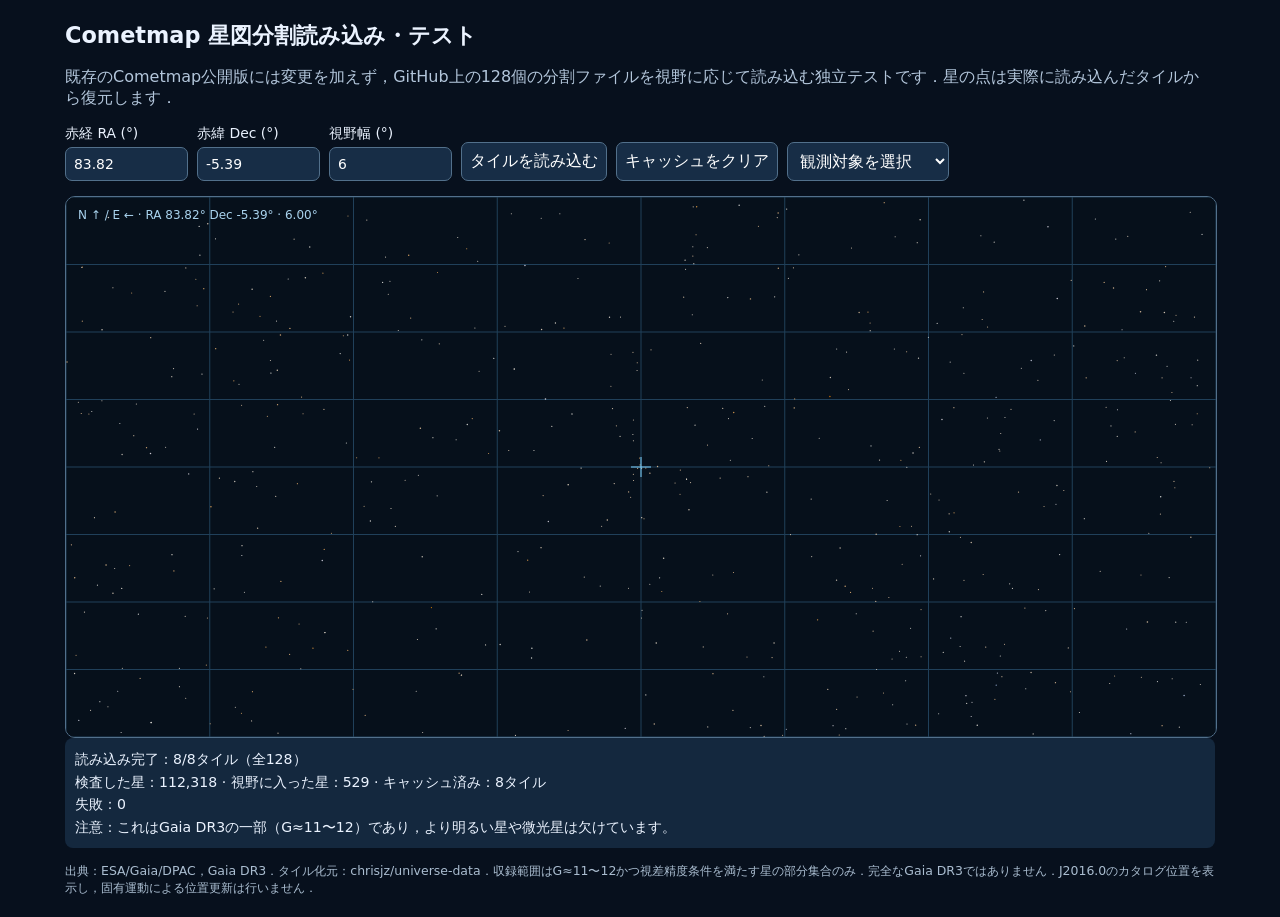
<file: cometmap/gaia-tile-test/index.html>
<!doctype html>
<html lang="ja"><head><meta charset="utf-8"><meta name="viewport" content="width=device-width,initial-scale=1">
<title>Cometmap Gaia DR3 split-star-chart TEST | alternate entry</title>
<style>
:root{color-scheme:dark;font-family:system-ui,-apple-system,"Noto Sans JP",sans-serif;background:#07101d;color:#ebf3ff}
body{max-width:1150px;margin:20px auto;padding:0 14px}h1{font-size:1.4rem}
p,small{color:#b3c6db}a{color:#7ed1ff}
.controls{display:flex;gap:9px;flex-wrap:wrap;align-items:end;margin:15px 0}
label{font-size:.87rem;display:grid;gap:4px}
input,button,select{background:#172d46;border:1px solid #52708b;border-radius:7px;color:white;padding:8px;font:inherit}
input{width:105px}button{cursor:pointer}button:hover{background:#285477}
canvas{display:block;width:100%;height:540px;border:1px solid #52708b;border-radius:10px;background:#06101b;touch-action:none}
#status{padding:10px;background:#14283e;border-radius:8px;white-space:pre-wrap;line-height:1.6;font-size:.88rem}
.ok{color:#8ae5b6}.warn{color:#ffcb87}footer{margin:15px 0;font-size:.78rem;color:#aabdd0}
</style></head><body>
<h1>Cometmap 星図分割読み込み・テスト</h1>
<p>既存のCometmap公開版には変更を加えず，GitHub上の128個の分割ファイルを視野に応じて読み込む独立テストです．星の点は実際に読み込んだタイルから復元します．</p>
<div class="controls">
<label>赤経 RA (°)<input id="ra" type="number" min="0" max="360" step=".1" value="83.82"></label>
<label>赤緯 Dec (°)<input id="dec" type="number" min="-90" max="90" step=".1" value="-5.39"></label>
<label>視野幅 (°)<input id="fov" type="number" min="0.25" max="90" step=".25" value="6"></label>
<button id="load">タイルを読み込む</button><button id="clear">キャッシュをクリア</button>
<select id="preset" aria-label="Position presets"><option value="">観測対象を選択</option><option value="83.82,-5.39">M42 付近</option><option value="10.68,41.27">M31 付近</option><option value="201.37,-43.02">ω Centauri 付近</option><option value="279.24,38.78">Vega 付近</option></select>
</div>
<canvas id="sky"></canvas>
<div id="status" role="status">準備中</div>
<footer>出典：ESA/Gaia/DPAC，Gaia DR3．タイル化元：chrisjz/universe-data．収録範囲はG≈11〜12かつ視差精度条件を満たす星の部分集合のみ．完全なGaia DR3ではありません．J2016.0のカタログ位置を表示し，固有運動による位置更新は行いません．</footer>
<script>
'use strict';
const $=id=>document.getElementById(id), canvas=$('sky'),ctx=canvas.getContext('2d');
const BASE='../gaia-dr3/', cache=new Map();let manifest=null,token=0;
const M=[[-.0548755604,-.8734370902,-.4838350155],[.4941094279,-.44482963,.7469822445],[-.867666149,-.1980763734,.4559837762]];
const rad=Math.PI/180,pc=3.0857e16;
function eqDir(ra,dec){const a=ra*rad,d=dec*rad;return [Math.cos(d)*Math.cos(a),Math.cos(d)*Math.sin(a),Math.sin(d)]}
function galDir(eq){const g=M.map(row=>row[0]*eq[0]+row[1]*eq[1]+row[2]*eq[2]);return [-g[0],g[2],g[1]]}
function dot(a,b){return a[0]*b[0]+a[1]*b[1]+a[2]*b[2]}
function status(msg){$('status').textContent=msg}
async function getManifest(){if(manifest)return manifest;const r=await fetch(BASE+'manifest.json',{cache:'no-cache'});if(!r.ok)throw Error('manifest HTTP '+r.status);const j=await r.json();if(j.format!=='cometmap-gaia-dr3-tile-b64-v1'||!Array.isArray(j.tiles)||j.tiles.length!==128)throw Error('manifest形式が不正です');manifest=j;return j}
async function loadTile(t){if(cache.has(t.file))return cache.get(t.file);const task=(async()=>{const r=await fetch(BASE+t.file);if(!r.ok)throw Error(t.file+' HTTP '+r.status);const txt=(await r.text()).trim(),bin=atob(txt),length=bin.length;if(length!==22*t.count)throw Error(t.file+' バイト数不一致 '+length+' != '+(22*t.count));const buf=new ArrayBuffer(length),dst=new Uint8Array(buf);for(let i=0;i<length;i++)dst[i]=bin.charCodeAt(i);return new DataView(buf)})();cache.set(t.file,task);try{return await task}catch(e){cache.delete(t.file);throw e}}
function decodeVisible(view,center,halfW,halfH,stars){let good=0;for(let p=0;p<view.byteLength;p+=22){const x=view.getFloat32(p,true),y=view.getFloat32(p+4,true),z=view.getFloat32(p+8,true),norm=Math.hypot(x,y,z);if(!Number.isFinite(norm)||norm<=0)continue;
const g=[-x/norm,z/norm,y/norm],e=[M[0][0]*g[0]+M[1][0]*g[1]+M[2][0]*g[2],M[0][1]*g[0]+M[1][1]*g[1]+M[2][1]*g[2],M[0][2]*g[0]+M[1][2]*g[1]+M[2][2]*g[2]];
const ra=Math.atan2(e[1],e[0])/rad,dec=Math.asin(Math.max(-1,Math.min(1,e[2])))/rad;
let dra=((ra-center.ra+540)%360)-180;const east=dra*Math.cos((dec+center.dec)/2*rad),north=dec-center.dec;
if(Math.abs(east)>halfW||Math.abs(north)>halfH)continue;
const dist=norm/pc,absmag=view.getUint8(p+15)/8-15,mag=absmag+5*Math.log10(dist)-5;
if(!(mag>=9&&mag<=13))continue;
stars.push({east,north,mag,r:view.getUint8(p+12),g:view.getUint8(p+13),b:view.getUint8(p+14)});good++}return good}
function paint(stars,ra,dec,fov){const dpr=Math.min(devicePixelRatio||1,2),w=canvas.clientWidth,h=canvas.clientHeight;canvas.width=Math.round(w*dpr);canvas.height=Math.round(h*dpr);ctx.setTransform(dpr,0,0,dpr,0,0);ctx.fillStyle='#06101b';ctx.fillRect(0,0,w,h);const scale=w/fov,halfH=h/scale;
ctx.strokeStyle='#20405a';ctx.lineWidth=1;for(let i=-4;i<=4;i++){const x=w/2+i*w/8;ctx.beginPath();ctx.moveTo(x,0);ctx.lineTo(x,h);ctx.stroke();const y=h/2+i*h/8;ctx.beginPath();ctx.moveTo(0,y);ctx.lineTo(w,y);ctx.stroke()}
for(const s of stars){if(Math.abs(s.north)>halfH/2)continue;const x=w/2-s.east*scale,y=h/2-s.north*scale,size=Math.max(.55,Math.min(1.8,(13-s.mag)*.38));ctx.fillStyle='rgb('+s.r+','+s.g+','+s.b+')';ctx.globalAlpha=.80;ctx.beginPath();ctx.arc(x,y,size,0,Math.PI*2);ctx.fill()}ctx.globalAlpha=1;
ctx.strokeStyle='#80d4ff';ctx.lineWidth=1;ctx.beginPath();ctx.moveTo(w/2-10,h/2);ctx.lineTo(w/2+10,h/2);ctx.moveTo(w/2,h/2-10);ctx.lineTo(w/2,h/2+10);ctx.stroke();
ctx.font='12px system-ui';ctx.fillStyle='#a9d3ee';ctx.fillText('N ↑ / E ← · RA '+ra.toFixed(2)+'° Dec '+dec.toFixed(2)+'° · '+fov.toFixed(2)+'°',12,22)}
async function run(){const mine=++token,ra=+$('ra').value,dec=+$('dec').value,fov=+$('fov').value;if(!Number.isFinite(ra)||!Number.isFinite(dec)||!Number.isFinite(fov)||dec < -90||dec>90||fov<.25||fov>90){status('座標または視野幅が範囲外です');return}
const w=canvas.clientWidth,h=canvas.clientHeight,halfW=fov/2,halfH=fov*h/w/2,center={ra,dec},v=galDir(eqDir(ra,dec));paint([],ra,dec,fov);status('manifestを取得中…');
try{const m=await getManifest(),radius=Math.atan(Math.hypot(Math.tan(halfW*rad),Math.tan(halfH*rad)));const chosen=m.tiles.filter(t=>dot(v,t.dir)>=Math.cos(Math.min(Math.PI,t.ang+radius+.005)));if(mine!==token)return;
status('対象タイル '+chosen.length+'/128 · 読み込み中…');const stars=[],fail=[];let count=0;const queue=chosen.slice();let done=0;
await Promise.all(Array.from({length:Math.min(4,queue.length)},async()=>{while(queue.length&&mine===token){const t=queue.shift();try{const view=await loadTile(t);count+=view.byteLength/22;decodeVisible(view,center,halfW,halfH,stars)}catch(e){fail.push(String(e.message||e))}done++;if(mine===token)status('タイル '+done+'/'+chosen.length+' · 読み込み済みレコード '+count.toLocaleString()+' · 描画対象 '+stars.length.toLocaleString()+' · 失敗 '+fail.length)}}));
if(mine!==token)return;paint(stars,ra,dec,fov);status('読み込み完了：'+done+'/'+chosen.length+'タイル（全128）\n検査した星：'+count.toLocaleString()+' · 視野に入った星：'+stars.length.toLocaleString()+' · キャッシュ済み：'+cache.size+'タイル\n失敗：'+fail.length+(fail.length?'\n'+fail.slice(0,4).join('\n'):'')+'\n注意：これはGaia DR3の一部（G≈11〜12）であり，より明るい星や微光星は欠けています。');}catch(e){if(mine===token)status('取得失敗：'+String(e.message||e))}}
$('load').onclick=run;$('clear').onclick=()=>{cache.clear();status('メモリ上のタイルキャッシュをクリアしました')};$('preset').onchange=()=>{if(!$('preset').value)return;const [ra,dec]=$('preset').value.split(',');$('ra').value=ra;$('dec').value=dec;run()};window.addEventListener('resize',()=>run());run();
</script></body></html>
</file>
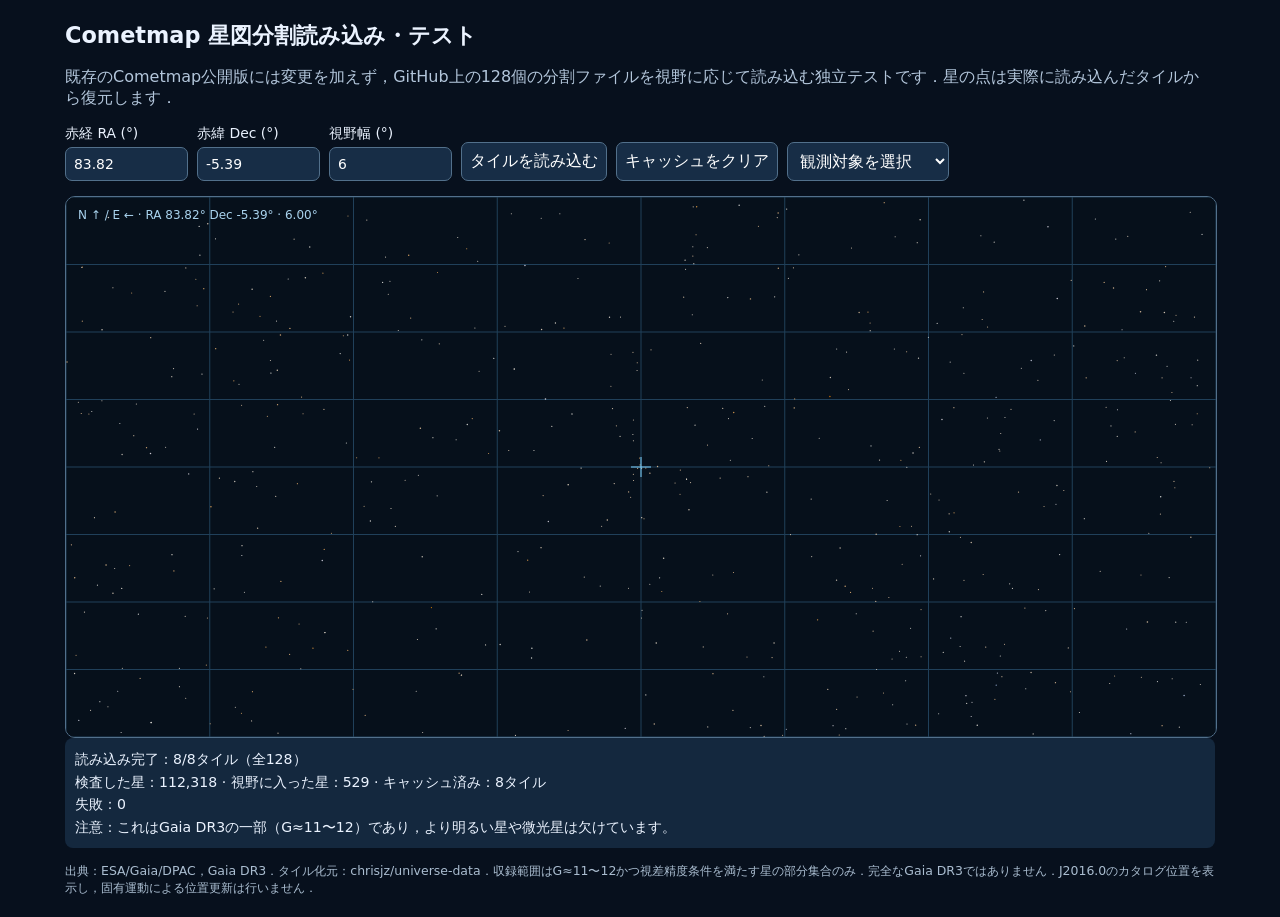
<file: cometmap/gaia-tile-test.html>
<!doctype html>
<html lang="ja"><head><meta charset="utf-8"><meta name="viewport" content="width=device-width,initial-scale=1">
<title>Cometmap Gaia DR3 split-star-chart TEST</title>
<style>
:root{color-scheme:dark;font-family:system-ui,-apple-system,"Noto Sans JP",sans-serif;background:#07101d;color:#ebf3ff}
body{max-width:1150px;margin:20px auto;padding:0 14px}h1{font-size:1.4rem}
p,small{color:#b3c6db}a{color:#7ed1ff}
.controls{display:flex;gap:9px;flex-wrap:wrap;align-items:end;margin:15px 0}
label{font-size:.87rem;display:grid;gap:4px}
input,button,select{background:#172d46;border:1px solid #52708b;border-radius:7px;color:white;padding:8px;font:inherit}
input{width:105px}button{cursor:pointer}button:hover{background:#285477}
canvas{display:block;width:100%;height:540px;border:1px solid #52708b;border-radius:10px;background:#06101b;touch-action:none}
#status{padding:10px;background:#14283e;border-radius:8px;white-space:pre-wrap;line-height:1.6;font-size:.88rem}
.ok{color:#8ae5b6}.warn{color:#ffcb87}footer{margin:15px 0;font-size:.78rem;color:#aabdd0}
</style></head><body>
<h1>Cometmap 星図分割読み込み・テスト</h1>
<p>既存のCometmap公開版には変更を加えず，GitHub上の128個の分割ファイルを視野に応じて読み込む独立テストです．星の点は実際に読み込んだタイルから復元します．</p>
<div class="controls">
<label>赤経 RA (°)<input id="ra" type="number" min="0" max="360" step=".1" value="83.82"></label>
<label>赤緯 Dec (°)<input id="dec" type="number" min="-90" max="90" step=".1" value="-5.39"></label>
<label>視野幅 (°)<input id="fov" type="number" min="0.25" max="90" step=".25" value="6"></label>
<button id="load">タイルを読み込む</button><button id="clear">キャッシュをクリア</button>
<select id="preset" aria-label="Position presets"><option value="">観測対象を選択</option><option value="83.82,-5.39">M42 付近</option><option value="10.68,41.27">M31 付近</option><option value="201.37,-43.02">ω Centauri 付近</option><option value="279.24,38.78">Vega 付近</option></select>
</div>
<canvas id="sky"></canvas>
<div id="status" role="status">準備中</div>
<footer>出典：ESA/Gaia/DPAC，Gaia DR3．タイル化元：chrisjz/universe-data．収録範囲はG≈11〜12かつ視差精度条件を満たす星の部分集合のみ．完全なGaia DR3ではありません．J2016.0のカタログ位置を表示し，固有運動による位置更新は行いません．</footer>
<script>
'use strict';
const $=id=>document.getElementById(id), canvas=$('sky'),ctx=canvas.getContext('2d');
const BASE='./gaia-dr3/', cache=new Map();let manifest=null,token=0;
const M=[[-.0548755604,-.8734370902,-.4838350155],[.4941094279,-.44482963,.7469822445],[-.867666149,-.1980763734,.4559837762]];
const rad=Math.PI/180,pc=3.0857e16;
function eqDir(ra,dec){const a=ra*rad,d=dec*rad;return [Math.cos(d)*Math.cos(a),Math.cos(d)*Math.sin(a),Math.sin(d)]}
function galDir(eq){const g=M.map(row=>row[0]*eq[0]+row[1]*eq[1]+row[2]*eq[2]);return [-g[0],g[2],g[1]]}
function dot(a,b){return a[0]*b[0]+a[1]*b[1]+a[2]*b[2]}
function status(msg){$('status').textContent=msg}
async function getManifest(){if(manifest)return manifest;const r=await fetch(BASE+'manifest.json',{cache:'no-cache'});if(!r.ok)throw Error('manifest HTTP '+r.status);const j=await r.json();if(j.format!=='cometmap-gaia-dr3-tile-b64-v1'||!Array.isArray(j.tiles)||j.tiles.length!==128)throw Error('manifest形式が不正です');manifest=j;return j}
async function loadTile(t){if(cache.has(t.file))return cache.get(t.file);const task=(async()=>{const r=await fetch(BASE+t.file);if(!r.ok)throw Error(t.file+' HTTP '+r.status);const txt=(await r.text()).trim(),bin=atob(txt),length=bin.length;if(length!==22*t.count)throw Error(t.file+' バイト数不一致 '+length+' != '+(22*t.count));const buf=new ArrayBuffer(length),dst=new Uint8Array(buf);for(let i=0;i<length;i++)dst[i]=bin.charCodeAt(i);return new DataView(buf)})();cache.set(t.file,task);try{return await task}catch(e){cache.delete(t.file);throw e}}
function decodeVisible(view,center,halfW,halfH,stars){let good=0;for(let p=0;p<view.byteLength;p+=22){const x=view.getFloat32(p,true),y=view.getFloat32(p+4,true),z=view.getFloat32(p+8,true),norm=Math.hypot(x,y,z);if(!Number.isFinite(norm)||norm<=0)continue;
const g=[-x/norm,z/norm,y/norm],e=[M[0][0]*g[0]+M[1][0]*g[1]+M[2][0]*g[2],M[0][1]*g[0]+M[1][1]*g[1]+M[2][1]*g[2],M[0][2]*g[0]+M[1][2]*g[1]+M[2][2]*g[2]];
const ra=Math.atan2(e[1],e[0])/rad,dec=Math.asin(Math.max(-1,Math.min(1,e[2])))/rad;
let dra=((ra-center.ra+540)%360)-180;const east=dra*Math.cos((dec+center.dec)/2*rad),north=dec-center.dec;
if(Math.abs(east)>halfW||Math.abs(north)>halfH)continue;
const dist=norm/pc,absmag=view.getUint8(p+15)/8-15,mag=absmag+5*Math.log10(dist)-5;
if(!(mag>=9&&mag<=13))continue;
stars.push({east,north,mag,r:view.getUint8(p+12),g:view.getUint8(p+13),b:view.getUint8(p+14)});good++}return good}
function paint(stars,ra,dec,fov){const dpr=Math.min(devicePixelRatio||1,2),w=canvas.clientWidth,h=canvas.clientHeight;canvas.width=Math.round(w*dpr);canvas.height=Math.round(h*dpr);ctx.setTransform(dpr,0,0,dpr,0,0);ctx.fillStyle='#06101b';ctx.fillRect(0,0,w,h);const scale=w/fov,halfH=h/scale;
ctx.strokeStyle='#20405a';ctx.lineWidth=1;for(let i=-4;i<=4;i++){const x=w/2+i*w/8;ctx.beginPath();ctx.moveTo(x,0);ctx.lineTo(x,h);ctx.stroke();const y=h/2+i*h/8;ctx.beginPath();ctx.moveTo(0,y);ctx.lineTo(w,y);ctx.stroke()}
for(const s of stars){if(Math.abs(s.north)>halfH/2)continue;const x=w/2-s.east*scale,y=h/2-s.north*scale,size=Math.max(.55,Math.min(1.8,(13-s.mag)*.38));ctx.fillStyle='rgb('+s.r+','+s.g+','+s.b+')';ctx.globalAlpha=.80;ctx.beginPath();ctx.arc(x,y,size,0,Math.PI*2);ctx.fill()}ctx.globalAlpha=1;
ctx.strokeStyle='#80d4ff';ctx.lineWidth=1;ctx.beginPath();ctx.moveTo(w/2-10,h/2);ctx.lineTo(w/2+10,h/2);ctx.moveTo(w/2,h/2-10);ctx.lineTo(w/2,h/2+10);ctx.stroke();
ctx.font='12px system-ui';ctx.fillStyle='#a9d3ee';ctx.fillText('N ↑ / E ← · RA '+ra.toFixed(2)+'° Dec '+dec.toFixed(2)+'° · '+fov.toFixed(2)+'°',12,22)}
async function run(){const mine=++token,ra=+$('ra').value,dec=+$('dec').value,fov=+$('fov').value;if(!Number.isFinite(ra)||!Number.isFinite(dec)||!Number.isFinite(fov)||dec < -90||dec>90||fov<.25||fov>90){status('座標または視野幅が範囲外です');return}
const w=canvas.clientWidth,h=canvas.clientHeight,halfW=fov/2,halfH=fov*h/w/2,center={ra,dec},v=galDir(eqDir(ra,dec));paint([],ra,dec,fov);status('manifestを取得中…');
try{const m=await getManifest(),radius=Math.atan(Math.hypot(Math.tan(halfW*rad),Math.tan(halfH*rad)));const chosen=m.tiles.filter(t=>dot(v,t.dir)>=Math.cos(Math.min(Math.PI,t.ang+radius+.005)));if(mine!==token)return;
status('対象タイル '+chosen.length+'/128 · 読み込み中…');const stars=[],fail=[];let count=0;const queue=chosen.slice();let done=0;
await Promise.all(Array.from({length:Math.min(4,queue.length)},async()=>{while(queue.length&&mine===token){const t=queue.shift();try{const view=await loadTile(t);count+=view.byteLength/22;decodeVisible(view,center,halfW,halfH,stars)}catch(e){fail.push(String(e.message||e))}done++;if(mine===token)status('タイル '+done+'/'+chosen.length+' · 読み込み済みレコード '+count.toLocaleString()+' · 描画対象 '+stars.length.toLocaleString()+' · 失敗 '+fail.length)}}));
if(mine!==token)return;paint(stars,ra,dec,fov);status('読み込み完了：'+done+'/'+chosen.length+'タイル（全128）\n検査した星：'+count.toLocaleString()+' · 視野に入った星：'+stars.length.toLocaleString()+' · キャッシュ済み：'+cache.size+'タイル\n失敗：'+fail.length+(fail.length?'\n'+fail.slice(0,4).join('\n'):'')+'\n注意：これはGaia DR3の一部（G≈11〜12）であり，より明るい星や微光星は欠けています。');}catch(e){if(mine===token)status('取得失敗：'+String(e.message||e))}}
$('load').onclick=run;$('clear').onclick=()=>{cache.clear();status('メモリ上のタイルキャッシュをクリアしました')};$('preset').onchange=()=>{if(!$('preset').value)return;const [ra,dec]=$('preset').value.split(',');$('ra').value=ra;$('dec').value=dec;run()};window.addEventListener('resize',()=>run());run();
</script></body></html>
</file>
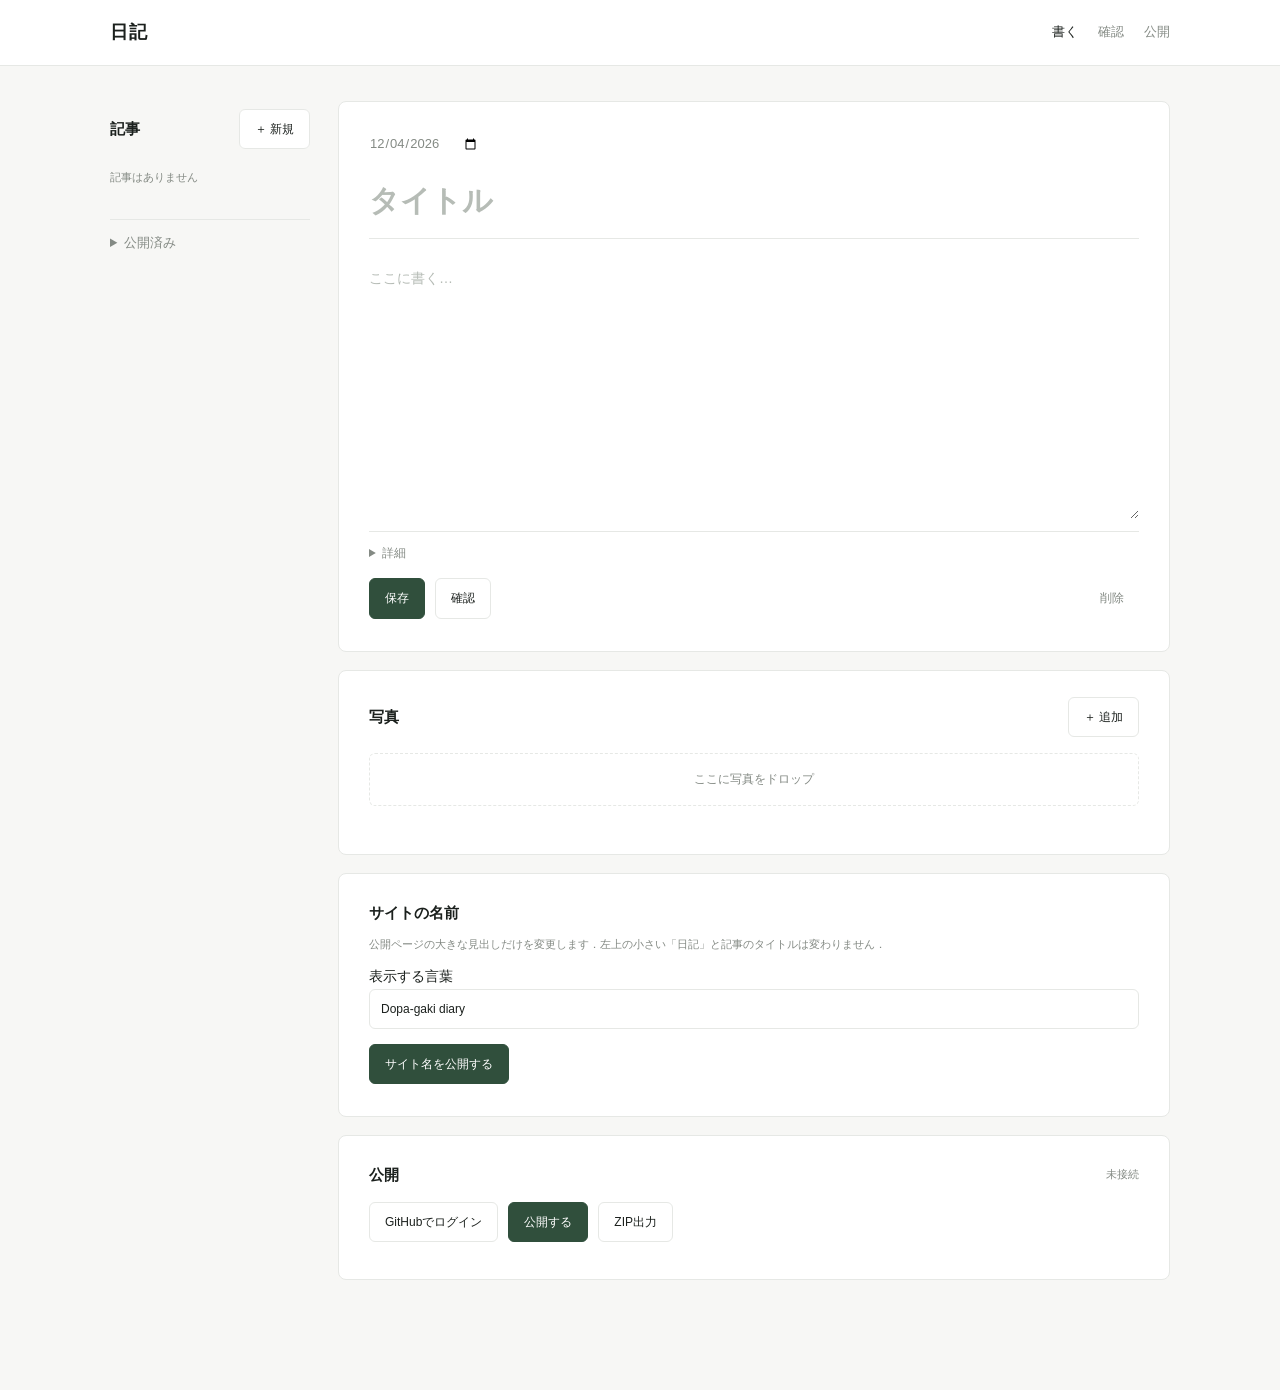
<file: diary/editor.html>
<!doctype html>
<html lang="ja">
<head>
<meta charset="utf-8"><meta name="viewport" content="width=device-width, initial-scale=1">
<meta name="robots" content="noindex,nofollow"><meta name="referrer" content="no-referrer">
<title>書く｜日記</title>
<meta http-equiv="Content-Security-Policy" content="default-src 'self'; script-src 'self'; connect-src 'self' https://diary-auth.ueda-photo-11.workers.dev; img-src 'self' blob: data:; style-src 'self' 'unsafe-inline'; font-src 'self' data:; object-src 'none'; base-uri 'self'; form-action 'self'">
<link rel="stylesheet" href="assets/style.css"><link rel="stylesheet" href="assets/minimal.css">
</head>
<body class="simple-page editor-page">
<header class="simple-top"><div class="simple-width simple-top-inner">
<a href="index.html" class="simple-logo">日記</a>
<nav class="simple-nav"><a href="editor.html" aria-current="page">書く</a><a href="preview.html">確認</a><a href="index.html" target="_blank" rel="noopener">公開</a></nav>
</div></header>
<div class="simple-width simple-editor">
<aside class="simple-aside"><div class="simple-aside-head"><h2>記事</h2><button type="button" id="new-entry" class="small-button">＋ 新規</button></div>
<div id="draft-list" class="draft-list"></div><details class="simple-published"><summary>公開済み</summary><div id="published-list" class="draft-list"></div></details></aside>
<main class="simple-edit-main">
<form id="entry-form" class="simple-paper" autocomplete="off">
<div class="simple-date-row"><label class="visually-hidden" for="entry-date">日付</label><input type="date" id="entry-date" required><span id="draft-indicator" class="simple-status"></span></div>
<label class="visually-hidden" for="entry-title">タイトル</label><input id="entry-title" class="simple-title-input" placeholder="タイトル" maxlength="140" required>
<label class="visually-hidden" for="entry-body">本文</label><textarea id="entry-body" class="simple-body-input" placeholder="ここに書く…" required></textarea>
<details class="simple-options"><summary>詳細</summary><div class="simple-extra">
<div><label for="entry-weather">天気</label><input id="entry-weather" class="editor-input" placeholder="天気"></div>
<div><label for="entry-mood">ひとこと</label><input id="entry-mood" class="editor-input" placeholder="ひとこと"></div>
<div class="simple-extra-wide"><label for="entry-tags">タグ</label><input id="entry-tags" class="editor-input" placeholder="写真，散歩"></div>
</div></details>
<div class="simple-actions"><button id="save-entry" type="submit" class="action-button primary">保存</button><button id="open-preview" type="button" class="action-button">確認</button><button id="delete-entry" type="button" class="action-button quiet">削除</button></div>
<p id="save-status" class="status-message" role="status" aria-live="polite"></p>
</form>
<section class="simple-paper simple-photo-section"><div class="simple-section-title"><h2>写真</h2><button id="select-photos" type="button" class="small-button">＋ 追加</button></div>
<div id="photo-drop" class="simple-photo-drop"><span>ここに写真をドロップ</span><input id="photo-picker" type="file" accept="image/*" multiple hidden></div>
<div id="photo-list" class="photo-list"></div><p id="photo-status" class="status-message" role="status"></p></section>

<section class="simple-paper simple-publish-section" id="site-name-section" aria-labelledby="site-name-heading">
<div class="simple-section-title"><h2 id="site-name-heading">サイトの名前</h2></div>
<p class="simple-status">公開ページの大きな見出しだけを変更します．左上の小さい「日記」と記事のタイトルは変わりません．</p>
<div class="simple-extra-wide">
<label for="site-name-input">表示する言葉</label>
<input id="site-name-input" type="text" class="editor-input" placeholder="日記" maxlength="80" autocomplete="off">
</div>
<div class="simple-actions"><button type="button" class="action-button primary" id="save-site-name">サイト名を公開する</button></div>
<p class="status-message" id="site-name-status" role="status" aria-live="polite"></p>
</section>
<section class="simple-paper simple-publish-section" id="publish-section"><div class="simple-section-title"><h2>公開</h2><span id="login-status" class="simple-status">未接続</span></div>
<div class="simple-actions simple-publish-actions"><button id="github-login" type="button" class="action-button">GitHubでログイン</button><button id="github-logout" type="button" class="action-button quiet" hidden>ログアウト</button><button id="publish-github" type="button" class="action-button primary">公開する</button><button id="export-zip" type="button" class="action-button">ZIP出力</button><button id="delete-published" type="button" class="action-button quiet" hidden>公開を削除</button></div>
<p id="login-help" class="simple-status" aria-live="polite"></p><p id="publish-status" class="status-message" role="status" aria-live="polite"></p>

</section>
</main></div>
<script src="assets/editor-redirect.js?v=4" defer></script>
<script src="assets/storage.js?v=3" defer></script><script src="assets/auth-config.js?v=20261122-2" defer></script><script src="assets/auth.js?v=3" defer></script><script src="assets/editor.js?v=8" defer></script>
</body></html>
</file>
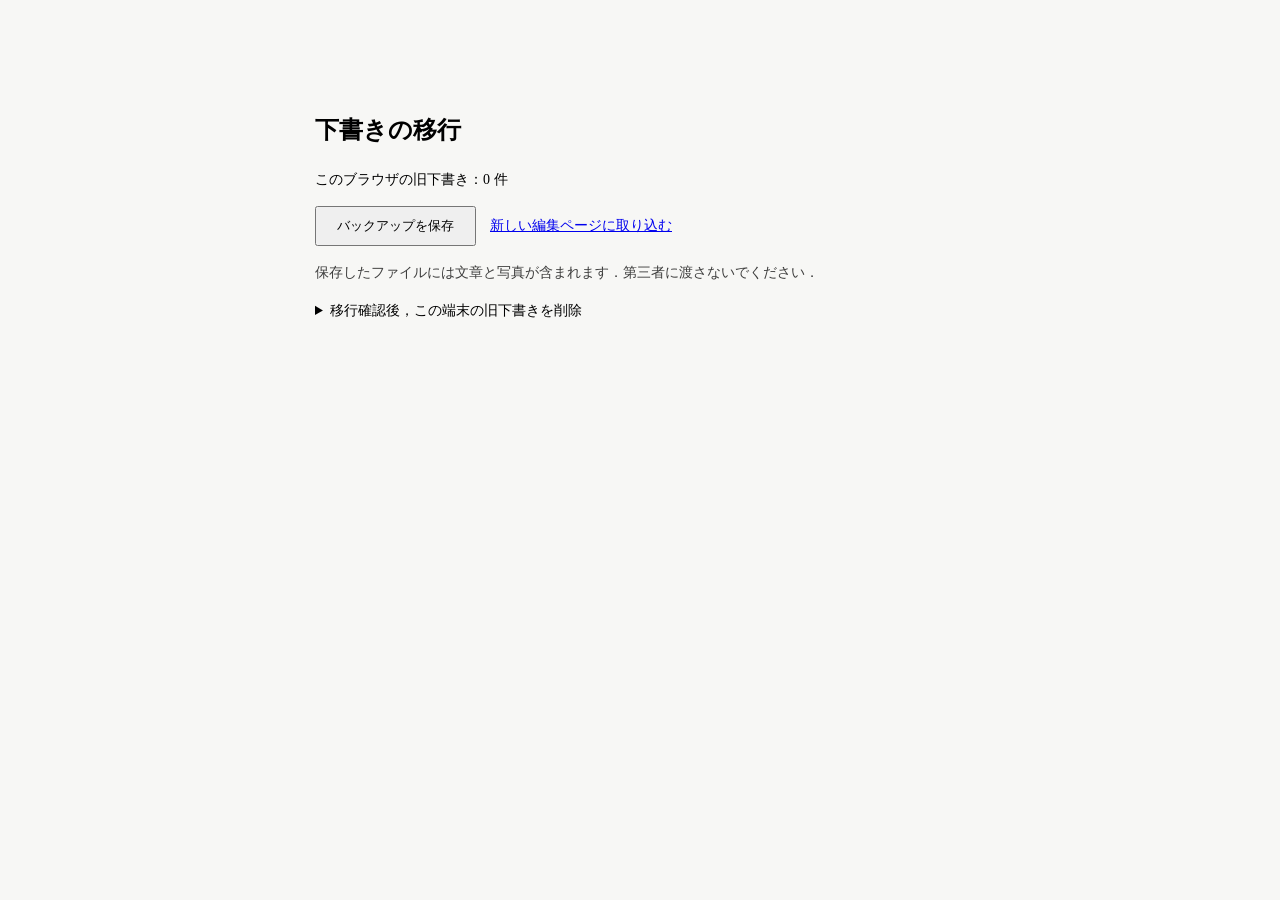
<file: diary/migrate.html>
<!doctype html><html lang="ja"><head><meta charset="utf-8"><meta name="viewport" content="width=device-width,initial-scale=1"><meta name="robots" content="noindex,nofollow"><meta name="referrer" content="no-referrer"><title>下書きの移行｜日記</title><meta http-equiv="Content-Security-Policy" content="default-src 'self'; script-src 'self'; connect-src 'self'; style-src 'self' 'unsafe-inline'; img-src 'self' blob: data:; object-src 'none'; base-uri 'self'"><link rel="stylesheet" href="assets/minimal.css"><style>main{max-width:650px;margin:8vh auto;padding:22px}h1{font-size:24px}button,a{margin-right:14px}button{padding:9px 20px;cursor:pointer}p{line-height:1.8}.muted{opacity:.75}</style></head><body class="simple-page"><main><h1>下書きの移行</h1><p id="summary">下書きを確認しています…</p><p><button type="button" id="export">バックアップを保存</button><a href="https://diary-auth.ueda-photo-11.workers.dev/import.html">新しい編集ページに取り込む</a></p><p class="muted">保存したファイルには文章と写真が含まれます．第三者に渡さないでください．</p><details><summary>移行確認後，この端末の旧下書きを削除</summary><p>新しい編集ページへの取り込みが完了したことを確認してから実行してください．元に戻せません．</p><button id="clear" type="button">旧下書きを削除</button></details><p id="status" role="status"></p></main><script src="assets/storage.js" defer></script><script src="assets/export-drafts.js" defer></script></body></html>
</file>
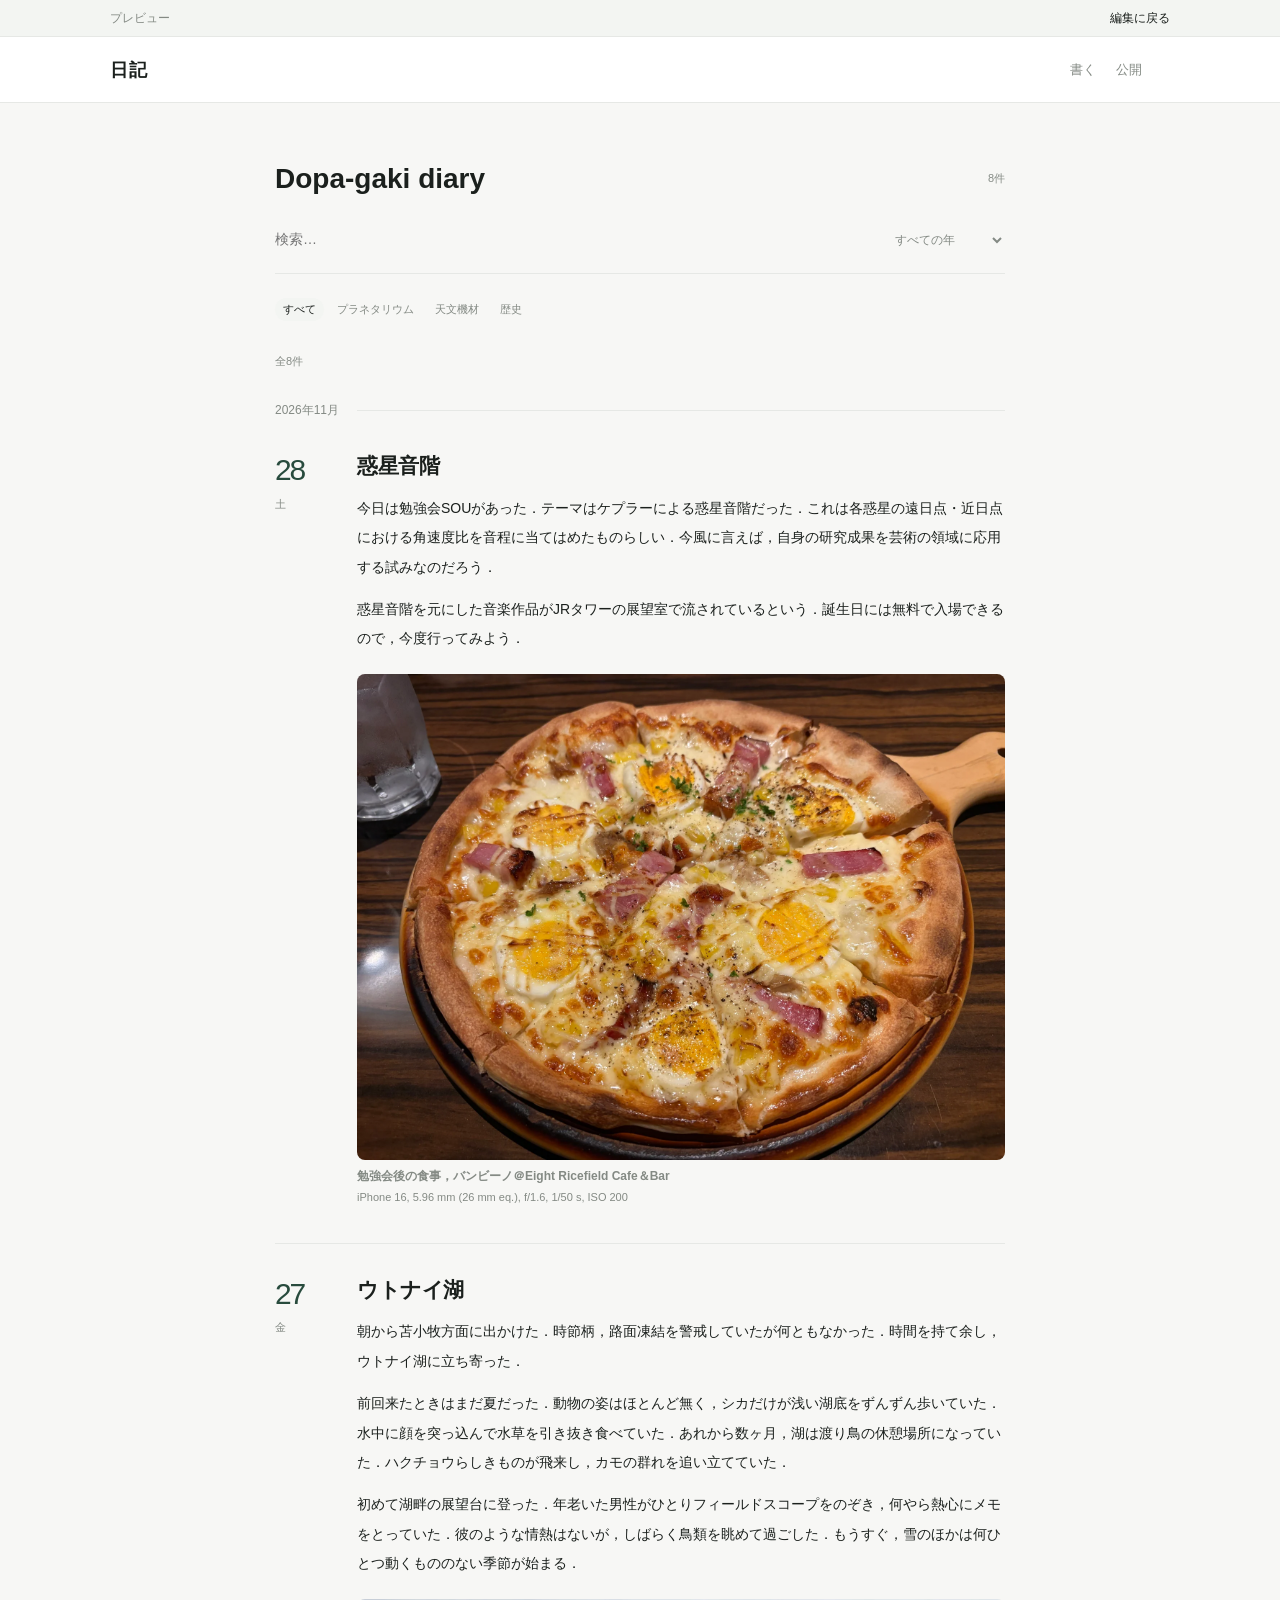
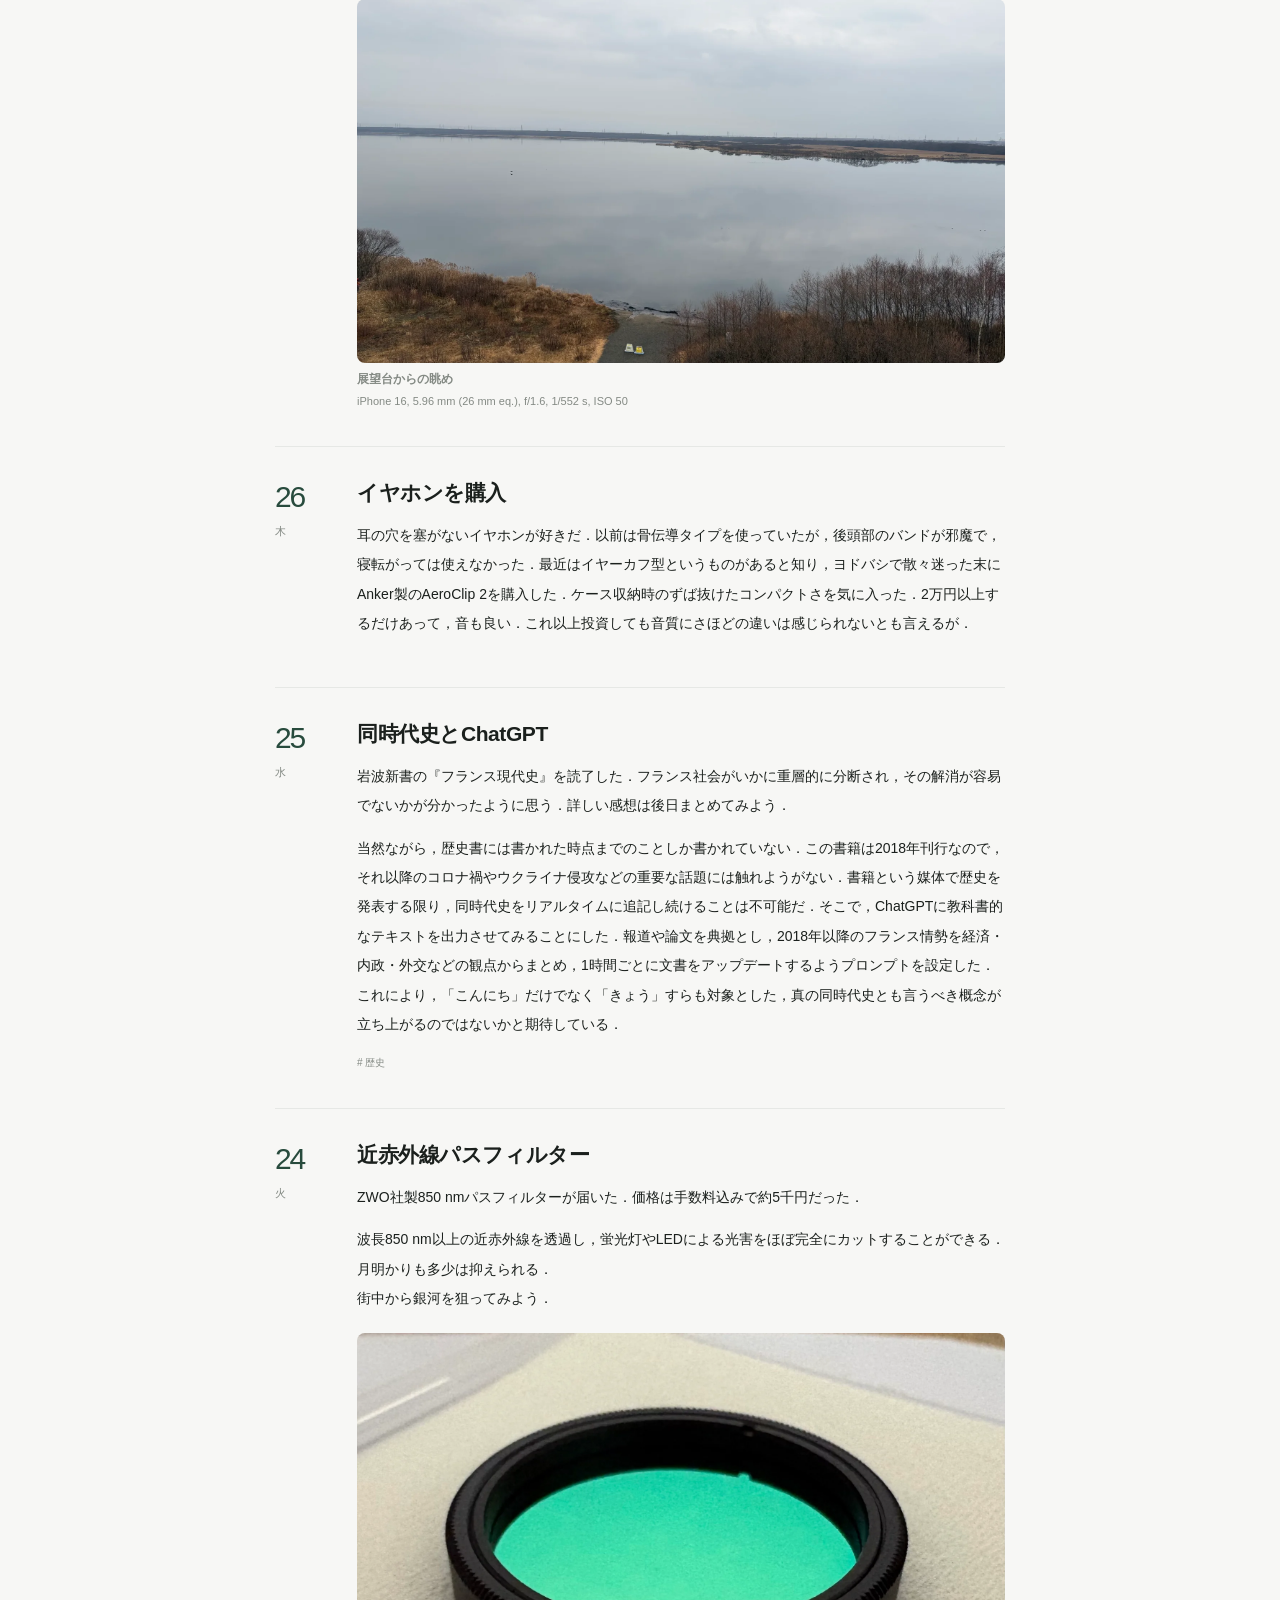
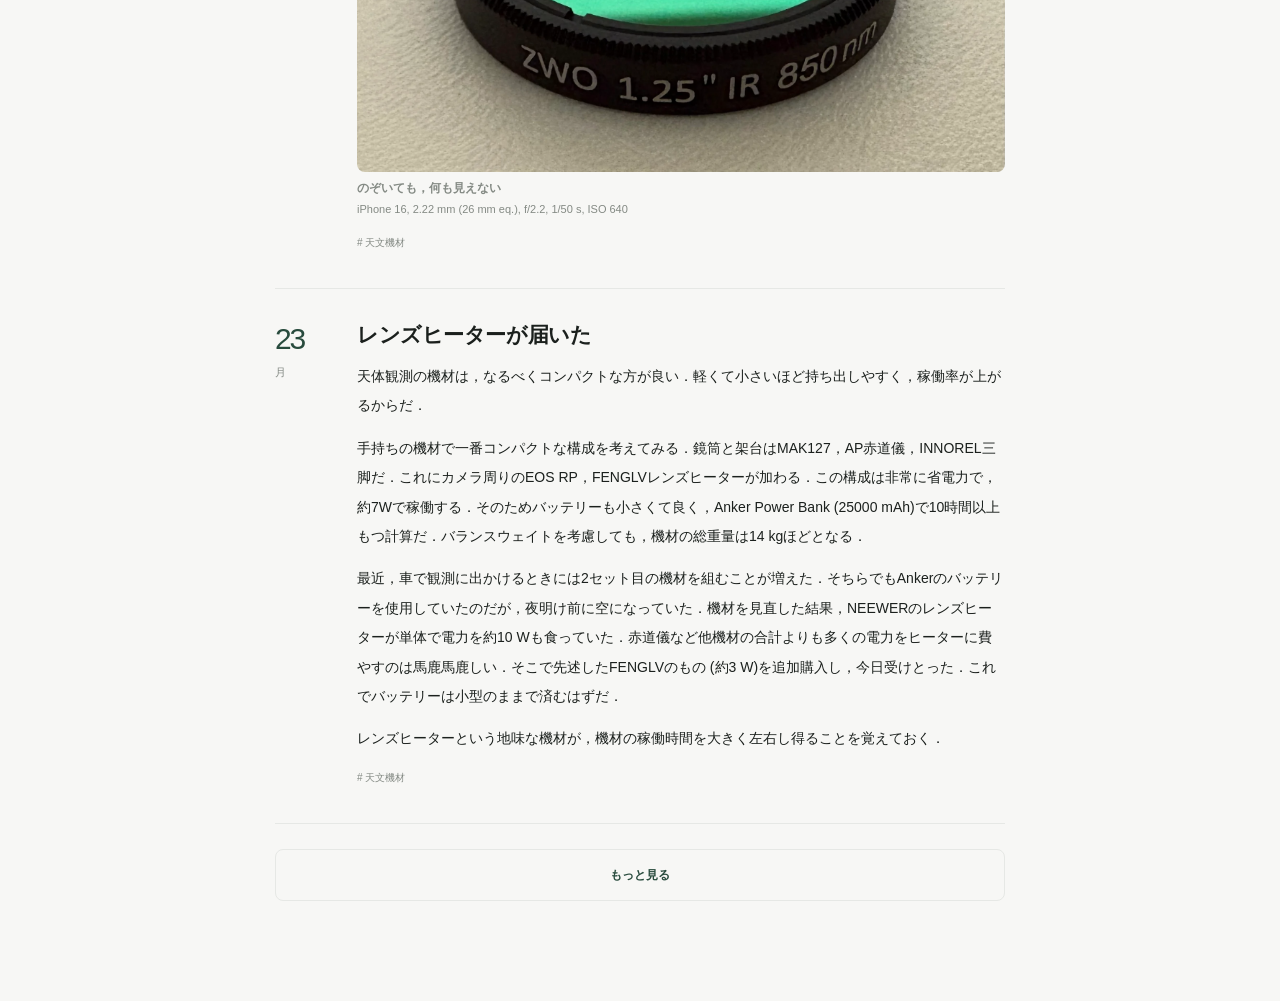
<file: diary/preview.html>
<!doctype html>
<html lang="ja"><head><meta charset="utf-8"><meta name="viewport" content="width=device-width, initial-scale=1">
<meta name="theme-color" content="#f7f7f5"><meta name="robots" content="noindex,nofollow">
<title>確認｜日記</title>
<link rel="stylesheet" href="assets/style.css"><link rel="stylesheet" href="assets/minimal.css?v=20261122-bodybreaks"></head>
<body class="simple-page reader-page" data-mode="preview">
<div class="simple-preview-bar"><div class="simple-width"><span>プレビュー</span><a href="editor.html">編集に戻る</a></div></div>
<header class="simple-top"><div class="simple-width simple-top-inner"><a class="simple-logo" href="index.html">日記</a>
<nav class="simple-nav"><a href="editor.html">書く</a><a href="index.html">公開</a><button class="simple-theme" type="button" id="theme-button" aria-label="表示色を切り替える">◐</button></nav></div></header>
<main id="archive" class="simple-width simple-reader">
<div class="simple-reader-head"><h1>日記</h1><span id="total-count" class="simple-status"></span></div>
<div class="simple-filter" role="search"><input id="search" type="search" aria-label="検索" placeholder="検索…"><select id="year-select" aria-label="年"><option value="all">すべての年</option></select></div>
<div id="tag-filters" class="tags"></div><div id="results-count" class="simple-status" role="status"></div>
<div id="entries"></div><button id="more-button" type="button" class="more" hidden>もっと見る</button>
</main>
<div hidden aria-hidden="true"><span id="brand-name"></span><span id="site-label"></span><h1 id="site-title"></h1><span id="site-intro"></span><span id="footer-title"></span><span id="copyright-year"></span></div>
<script src="assets/editor-redirect.js?v=4" defer></script>
<script src="assets/storage.js" defer></script><script src="assets/site.js?v=20261122-3" defer></script>
</body></html>
</file>
<file: diary/assets/style.css>
:root {
      color-scheme: light;
      --page: #f6f5f0;
      --paper: #fcfbf8;
      --ink: #272e29;
      --muted: #787d76;
      --line: #e1e3dc;
      --forest: #425d50;
      --forest-dark: #314b3e;
      --pale: #e8ede5;
      --chip: #eff1eb;
      --field: #fffefa;
      --shadow: 0 16px 44px rgba(32, 50, 39, .055);
    }
    html[data-theme="dark"] {
      color-scheme: dark;
      --page: #171d1a;
      --paper: #1d2520;
      --ink: #e7ece5;
      --muted: #a2aba2;
      --line: #37443b;
      --forest: #b0cdb5;
      --forest-dark: #c6dfca;
      --pale: #2c4034;
      --chip: #2a362e;
      --field: #222d26;
      --shadow: 0 16px 44px rgba(0, 0, 0, .14);
    }
    *, *::before, *::after { box-sizing: border-box; }
    [hidden] { display: none !important; }
    html { scroll-behavior: smooth; }
    body { margin: 0; background: var(--page); color: var(--ink); font-family: -apple-system, BlinkMacSystemFont, "Hiragino Kaku Gothic ProN", "Hiragino Sans", "Yu Gothic", Meiryo, sans-serif; line-height: 1.85; -webkit-font-smoothing: antialiased; }
    button, input, select, textarea { font: inherit; }
    button, select { cursor: pointer; }
    a { color: inherit; }
    button:focus-visible, input:focus-visible, textarea:focus-visible, select:focus-visible, a:focus-visible { outline: 3px solid var(--forest); outline-offset: 3px; }
    ::selection { background: var(--pale); }
    .skip-link { position: absolute; top: -80px; left: 12px; z-index: 50; padding: 10px 16px; background: var(--ink); color: var(--page); }
    .skip-link:focus { top: 8px; }
    .wrap { max-width: 1240px; margin: 0 auto; padding: 0 56px; }
    .topbar { border-bottom: 1px solid var(--line); }
    .topbar-inner { min-height: 82px; display: flex; align-items: center; justify-content: space-between; gap: 20px; }
    .brand { text-decoration: none; display: flex; align-items: center; gap: 12px; font-size: 13px; font-weight: 750; letter-spacing: .12em; }
    .brand-symbol { width: 33px; height: 33px; border-radius: 50%; display: inline-grid; place-items: center; border: 1px solid var(--forest); color: var(--forest); font-family: Georgia,serif; font-size: 19px; font-weight: 400; letter-spacing: 0; }
    .topbar-right { display: flex; align-items: center; gap: 24px; }
    .top-date { color: var(--muted); font-family: Georgia, serif; font-size: 12px; letter-spacing: .13em; }
    .theme-button { border: 1px solid var(--line); background: transparent; color: var(--ink); width: 39px; height: 39px; border-radius: 50%; display: grid; place-items: center; transition: border-color .2s, background .2s; }
    .theme-button:hover { border-color: var(--forest); background: var(--pale); }
    .theme-button svg { width: 18px; height: 18px; stroke: currentColor; stroke-width: 1.7; stroke-linecap: round; stroke-linejoin: round; fill: none; }
    .layout { display: grid; grid-template-columns: minmax(255px, 328px) minmax(0, 1fr); gap: clamp(44px, 6.5vw, 102px); padding-top: 86px; padding-bottom: 120px; }
    .aside { align-self: start; position: sticky; top: 42px; }
    .eyebrow { margin: 0; color: var(--forest); font-size: 11px; font-weight: 700; letter-spacing: .19em; line-height: 1.6; }
    .side-title { font-family: "Yu Mincho", "Hiragino Mincho ProN", "Noto Serif CJK JP", serif; font-size: clamp(42px, 4.4vw, 60px); font-weight: 500; letter-spacing: -.065em; line-height: 1.42; margin: 26px 0 23px; }
    .side-title span { display: block; white-space: nowrap; }
    .side-description { max-width: 290px; font-size: 13px; line-height: 2.15; color: var(--muted); margin: 0; white-space: pre-line; }
    .round-stamp { margin: 52px 0 48px 10px; position: relative; width: 112px; height: 112px; border: 1px solid var(--line); border-radius: 50%; display: grid; place-items: center; transform: rotate(-12deg); }
    .round-stamp:after { content: ""; position: absolute; inset: 8px; border: 1px dashed var(--line); border-radius: 50%; }
    .round-stamp span { font-family: Georgia, serif; font-style: italic; font-size: 22px; letter-spacing: -.03em; color: var(--forest); }
    .aside-footer { padding-top: 20px; border-top: 1px solid var(--line); display: flex; flex-direction: column; align-items: start; gap: 14px; }
    .aside-link { display: inline-flex; gap: 10px; align-items: center; color: var(--forest); text-decoration: none; font-weight: 700; font-size: 12px; letter-spacing: .04em; }
    .aside-link .arrow { font-size: 19px; transition: transform .2s; }
    .aside-link:hover .arrow { transform: translateX(4px); }
    .aside-count { font-size: 11px; color: var(--muted); letter-spacing: .06em; }
    .main { min-width: 0; }
    .section-heading { padding-bottom: 31px; border-bottom: 1px solid var(--line); }
    .section-title { font-family: "Yu Mincho", "Hiragino Mincho ProN", "Noto Serif CJK JP", serif; font-weight: 500; font-size: clamp(29px, 3.5vw, 43px); letter-spacing: -.035em; margin: 13px 0 7px; line-height: 1.4; }
    .section-description { margin: 0; color: var(--muted); font-size: 12px; letter-spacing: .02em; }
    .filter-panel { display: grid; grid-template-columns: minmax(0, 1fr) 135px; gap: 12px; padding: 29px 0 12px; }
    .search-wrap { position: relative; }
    .search-icon { position: absolute; width: 18px; height: 18px; left: 15px; top: 50%; transform: translateY(-50%); stroke: var(--muted); fill: none; stroke-width: 1.7; pointer-events: none; }
    .search-input, .year-select { border: 1px solid var(--line); background: var(--field); color: var(--ink); border-radius: 9px; min-height: 47px; width: 100%; outline: none; font-size: 13px; transition: border-color .2s; }
    .search-input:focus, .year-select:focus { border-color: var(--forest); }
    .search-input { padding: 0 15px 0 43px; }
    .search-input::placeholder { color: var(--muted); opacity: .9; }
    .year-select { padding: 0 12px; }
    .tags { display: flex; flex-wrap: wrap; gap: 8px; padding: 9px 0 24px; }
    .tag-filter { border-radius: 999px; background: transparent; border: 1px solid var(--line); color: var(--muted); font-size: 11px; padding: 6px 13px; line-height: 1.6; transition: .2s; }
    .tag-filter:hover { background: var(--pale); color: var(--ink); }
    .tag-filter[aria-pressed="true"] { border-color: var(--forest); background: var(--forest); color: var(--page); }
    html[data-theme="dark"] .tag-filter[aria-pressed="true"] { color: #17221a; }
    .results { display: flex; align-items: baseline; justify-content: space-between; gap: 12px; color: var(--muted); font-size: 11px; border-top: 1px solid var(--line); padding: 15px 0 5px; }
    .month-group { padding-top: 27px; }
    .month-heading { display: flex; align-items: center; gap: 18px; margin: 0 0 9px; font-family: Georgia,serif; color: var(--forest); letter-spacing: .06em; font-size: 14px; font-weight: 400; }
    .month-heading::after { content: ""; height: 1px; flex: 1; background: var(--line); }
    .entry { display: grid; grid-template-columns: 91px minmax(0, 1fr); gap: 22px; padding: 28px 0 39px; border-bottom: 1px solid var(--line); }
    .entry-date { display: flex; flex-direction: column; align-items: start; padding-top: 4px; }
    .entry-day { font-family: Georgia, serif; font-size: 46px; letter-spacing: -.07em; line-height: 1.05; color: var(--forest); }
    .entry-week { margin-top: 9px; font-family: Georgia, serif; font-size: 11px; letter-spacing: .14em; color: var(--muted); text-transform: uppercase; }
    .entry-title { font-family: "Yu Mincho", "Hiragino Mincho ProN", "Noto Serif CJK JP", serif; font-size: 24px; line-height: 1.5; font-weight: 550; letter-spacing: -.02em; margin: 0 0 9px; }
    .entry-meta { display: flex; flex-wrap: wrap; gap: 5px 14px; color: var(--muted); font-size: 11px; margin-bottom: 17px; }
    .entry-meta span:not(:last-child)::after { content: "·"; padding-left: 14px; color: var(--muted); }
    .entry-body p { font-size: 13px; line-height: 2.18; margin: 0 0 13px; overflow-wrap: anywhere; }
    .entry-body p:last-child { margin-bottom: 0; }
    .entry-photos { display: grid; gap: 12px; grid-template-columns: repeat(2, minmax(0, 1fr)); margin-top: 20px; }
    .entry-photos figure { margin: 0; min-width: 0; }
    .entry-photos figure:first-child:nth-last-child(odd) { grid-column: 1/-1; }
    .entry-photos img { display: block; width: 100%; height: auto; max-height: 510px; object-fit: cover; border-radius: 8px; background: var(--chip); }
    .entry-photos figcaption { margin-top: 6px; color: var(--muted); font-size: 10px; }
    .entry-tags { display: flex; flex-wrap: wrap; gap: 7px; margin-top: 21px; }
    .entry-tag { color: var(--forest); background: var(--chip); border: 0; border-radius: 4px; padding: 4px 9px; font-size: 10px; line-height: 1.8; }
    .entry-tag:hover { background: var(--pale); text-decoration: underline; }
    .more { display: block; width: 100%; padding: 15px 22px; margin-top: 35px; background: transparent; border: 1px solid var(--line); border-radius: 8px; color: var(--forest); font-size: 12px; font-weight: 700; transition: background .2s, border-color .2s; }
    .more:hover { background: var(--pale); border-color: var(--forest); }
    .empty { text-align: center; padding: 70px 18px; color: var(--muted); }
    .empty strong { display: block; color: var(--ink); font-family: "Yu Mincho",serif; font-weight: 500; font-size: 22px; margin-bottom: 8px; }
    .reset { background: none; color: var(--forest); border: 0; text-decoration: underline; text-underline-offset: 3px; margin-top: 13px; font-size: 12px; }
    .footer { border-top: 1px solid var(--line); padding: 24px 0 42px; }
    .footer-inner { display: flex; align-items: center; justify-content: space-between; flex-wrap: wrap; gap: 12px; font-size: 10px; color: var(--muted); letter-spacing: .06em; }
    @media (max-width: 850px) {
      .wrap { padding: 0 28px; }
      .layout { grid-template-columns: 1fr; gap: 54px; padding-top: 58px; padding-bottom: 80px; }
      .aside { position: static; }
      .side-title { margin: 17px 0 15px; font-size: 45px; }
      .round-stamp { display: none; }
      .aside-footer { padding-top: 16px; margin-top: 25px; }
      .side-description { max-width: 620px; }
    }
    @media (max-width: 510px) {
      .wrap { padding: 0 20px; }
      .topbar-inner { min-height: 67px; }
      .top-date { display: none; }
      .layout { padding-top: 46px; gap: 42px; }
      .side-title { font-size: 42px; }
      .section-title { font-size: 32px; }
      .filter-panel { grid-template-columns: minmax(0, 1fr) 105px; gap: 8px; }
      .year-select { padding: 0 5px; }
      .entry { grid-template-columns: 59px minmax(0, 1fr); gap: 13px; padding: 28px 0 34px; }
      .entry-day { font-size: 37px; }
      .entry-week { font-size: 10px; }
      .entry-title { font-size: 21px; }
      .entry-body p { font-size: 12.5px; }
      .entry-photos { grid-template-columns: 1fr; }
      .entry-photos figure:first-child:nth-last-child(odd) { grid-column: auto; }
    }
    @media (prefers-reduced-motion: reduce) { html { scroll-behavior: auto; } *, *::before, *::after { transition-duration: 0s !important; } }

    /* Shared navigation / preview status */
    .nav-links { display:flex; align-items:center; gap:5px; flex-wrap:wrap; }
    .nav-link { font-size:12px; color:var(--muted); text-decoration:none; padding:8px 12px; border-radius:8px; }
    .nav-link:hover, .nav-link[aria-current="page"] { background:var(--pale); color:var(--forest); }
    .nav-sep { width:1px; height:22px; background:var(--line); margin:0 7px; }
    .preview-bar { position:sticky; top:0; z-index:20; background:#334b3d; color:#fff; padding:11px 20px; font-size:12px; }
    .preview-bar-inner { display:flex; gap:18px; align-items:center; justify-content:space-between; max-width:1240px; margin:auto; }
    .preview-bar strong { letter-spacing:.07em; }
    .preview-bar a { color:white; text-decoration:underline; text-underline-offset:3px; }
    .preview-note { padding:12px 14px; border:1px dashed var(--forest); border-radius:8px; font-size:12px; color:var(--forest); margin:18px 0; }
    .error-note { margin:26px 0; padding:13px; border:1px solid var(--line); border-radius:9px; color:var(--muted); font-size:13px; }
    /* Editor */
    .editor-hero { padding:52px 0 34px; border-bottom:1px solid var(--line); }
    .editor-hero h1 { font-family:"Yu Mincho","Hiragino Mincho ProN",serif; font-size:clamp(30px,4vw,46px); font-weight:500; margin:10px 0 12px; line-height:1.4; }
    .editor-hero p:last-child { color:var(--muted); font-size:13px; margin:0; }
    .editor-shell { padding-top:36px; padding-bottom:100px; display:grid; grid-template-columns: minmax(195px,240px) minmax(0,1fr); gap:32px; }
    .editor-sidebar { align-self:start; position:sticky; top:25px; }
    .sidebar-panel { border:1px solid var(--line); border-radius:12px; padding:18px 14px; background:var(--paper); }
    .panel-heading { display:flex; align-items:center; justify-content:space-between; gap:8px; margin:0 0 14px; }
    .panel-heading h2 { font-size:13px; margin:0; font-weight:700; }
    .small-button, .action-button { border:1px solid var(--line); background:var(--field); color:var(--ink); border-radius:8px; font-size:12px; padding:8px 12px; cursor:pointer; transition:.15s; }
    .small-button:hover, .action-button:hover { border-color:var(--forest); background:var(--pale); }
    .action-button.primary, .small-button.primary { background:#385a46; color:#fff; border-color:#385a46; }
    .action-button.primary:hover, .small-button.primary:hover { background:#284535; }
    .action-button:disabled, .small-button:disabled { opacity:.5; cursor:not-allowed; }
    .draft-list { display:grid; gap:6px; }
    .draft-item { padding:12px 10px; border-radius:8px; border:1px solid transparent; text-align:left; background:transparent; color:var(--ink); cursor:pointer; width:100%; }
    .draft-item:hover { background:var(--pale); }
    .draft-item.active { background:var(--pale); border-color:var(--line); }
    .draft-item strong { display:block; font-size:12px; font-weight:700; line-height:1.45; }
    .draft-item span { display:block; font-size:10px; color:var(--muted); margin-top:6px; }
    .muted-small { color:var(--muted); font-size:11px; line-height:1.8; margin:6px 0; }
    .small-divider { border:none; border-top:1px solid var(--line); margin:18px 0; }
    .editor-form { min-width:0; display:grid; gap:24px; }
    .editor-card { border:1px solid var(--line); background:var(--paper); border-radius:13px; padding:clamp(18px,3.2vw,30px); box-shadow:var(--shadow); }
    .card-head { display:flex; justify-content:space-between; align-items:baseline; flex-wrap:wrap; gap:10px; padding-bottom:20px; margin-bottom:24px; border-bottom:1px solid var(--line); }
    .card-head h2 { margin:0; font-family:"Yu Mincho","Hiragino Mincho ProN",serif; font-size:24px; font-weight:500; }
    .card-head p { color:var(--muted); font-size:11px; margin:0; }
    .field { display:flex; flex-direction:column; gap:8px; min-width:0; }
    .field label { font-size:12px; font-weight:700; }
    .field small { font-size:10px; color:var(--muted); }
    .editor-input, .editor-textarea, .editor-select { width:100%; border:1px solid var(--line); color:var(--ink); background:var(--field); border-radius:8px; outline:none; padding:12px 14px; font-size:13px; }
    .editor-input:focus, .editor-textarea:focus { border-color:var(--forest); }
    .editor-textarea { min-height:280px; resize:vertical; line-height:2; }
    .editor-grid { display:grid; grid-template-columns: 1fr 1fr; gap:19px; }
    .editor-full { grid-column:1/-1; }
    .dropzone { border:1.5px dashed var(--line); padding:24px; border-radius:10px; text-align:center; background:var(--page); }
    .dropzone.dragover { border-color:var(--forest); background:var(--pale); }
    .dropzone strong { font-size:13px; display:block; margin-bottom:6px; }
    .dropzone p { font-size:11px; color:var(--muted); margin:0 0 13px; }
    .photo-list { display:grid; gap:14px; margin-top:20px; }
    .photo-row { display:grid; grid-template-columns:120px 1fr; gap:14px; border:1px solid var(--line); padding:12px; border-radius:9px; }
    .photo-row img { width:120px; height:104px; object-fit:cover; border-radius:6px; background:var(--pale); }
    .photo-fields { display:grid; gap:8px; min-width:0; }
    .photo-tools { display:flex; gap:8px; align-items:center; flex-wrap:wrap; }
    .actions-bar { display:flex; gap:10px; align-items:center; flex-wrap:wrap; padding:19px 0 0; }
    .status-message { min-height:20px; font-size:11px; color:var(--muted); margin:0; }
    .status-message[data-state="error"] { color:#b34e48; }
    .status-message[data-state="success"] { color:var(--forest); }
    .publish-steps { display:grid; grid-template-columns:repeat(3,minmax(0,1fr)); gap:10px; margin-top:24px; }
    .publish-step { background:var(--page); border:1px solid var(--line); padding:15px; border-radius:10px; min-width:0; }
    .publish-step b { color:var(--forest); font-family:Georgia,serif; display:block; font-size:20px; margin-bottom:5px; }
    .publish-step strong { display:block; font-size:12px; }
    .publish-step span { display:block; font-size:10px; color:var(--muted); margin-top:4px; line-height:1.65; }
    .settings-area { border-top:1px solid var(--line); margin-top:20px; padding-top:24px; }
    .warning { border-left:3px solid #caa36b; padding:9px 13px; background:var(--page); font-size:11px; line-height:1.85; color:var(--muted); }
    .help { font-size:11px; line-height:1.9; color:var(--muted); margin:14px 0 0; }
    .help a { color:var(--forest); }
    .inset { padding:9px 12px; border-radius:7px; background:var(--page); border:1px solid var(--line); font-family:monospace; font-size:11px; overflow-wrap:anywhere; }
    @media(max-width:900px) { .editor-shell {grid-template-columns:1fr} .editor-sidebar {position:static} .sidebar-panel {display:block} .draft-list {display:flex; overflow-x:auto; gap:6px} .draft-item {width:170px;flex:0 0 170px} }
    @media(max-width:620px) { .editor-hero {padding:33px 0 24px} .editor-shell {padding-top:20px; gap:19px} .editor-grid {grid-template-columns:1fr} .photo-row {grid-template-columns:1fr} .photo-row img {width:100%;height:180px} .publish-steps {grid-template-columns:1fr} .nav-link {padding:6px;font-size:10px} .nav-sep {display:none} .brand {font-size:11px;letter-spacing:0} .topbar-inner {gap:7px} .topbar-right {gap:5px} .preview-bar-inner {flex-wrap:wrap} }
</file>
<file: diary/assets/minimal.css>
/* 余計な装飾・説明文を省いた日記用の共通表示 */
.simple-page { --page:#f7f7f5;--paper:#fff;--ink:#1b201d;--muted:#848a84;--line:#e6e8e5;--forest:#284b3d;--pale:#f3f5f2;--field:#fff;--shadow:none; background:var(--page);font-size:14px;line-height:1.7 }
html[data-theme="dark"] .simple-page {--page:#171b18;--paper:#222923;--ink:#e8ebe7;--muted:#a4b0a6;--line:#38423a;--forest:#c8dfce;--pale:#28342c;--field:#222923}
.simple-width { width:min(100% - 64px, 1060px); margin-inline:auto }
.simple-top {background:var(--paper);border-bottom:1px solid var(--line)}
.simple-top-inner {min-height:65px;display:flex;align-items:center;justify-content:space-between;gap:20px}
.simple-logo {font-size:18px;font-weight:700;letter-spacing:.04em;text-decoration:none}
.simple-nav {display:flex;align-items:center;gap:20px}
.simple-nav a {font-size:13px;color:var(--muted);text-decoration:none}
.simple-nav a:hover,.simple-nav a[aria-current=page]{color:var(--ink)}
.simple-theme {border:0;background:none;color:var(--muted);font-size:20px;cursor:pointer;padding:0 4px}
.simple-editor {display:grid;grid-template-columns:200px minmax(0,1fr);align-items:start;gap:28px;padding-block:35px 110px}
.simple-aside {padding:8px 0;position:sticky;top:15px}
.simple-aside-head,.simple-section-title {display:flex;align-items:center;justify-content:space-between;gap:12px}
.simple-aside h2,.simple-section-title h2{font-size:15px;font-family:inherit;font-weight:600;margin:0}
.simple-aside .draft-list{display:grid;gap:4px;margin-top:13px}
.simple-aside .draft-item{padding:10px;border-radius:6px;border:0;background:transparent}
.simple-aside .draft-item.active{background:var(--pale)}
.simple-aside .draft-item strong{font-weight:550;font-size:13px}
.simple-aside .draft-item span{margin-top:2px;font-size:11px}
.simple-published{margin-top:25px;border-top:1px solid var(--line);padding-top:12px}
.simple-published summary{font-size:13px;color:var(--muted);cursor:pointer}
.simple-edit-main{min-width:0;display:grid;gap:18px}
.simple-paper{background:var(--paper);border:1px solid var(--line);border-radius:8px;padding:26px 30px;box-shadow:none}
.simple-date-row{display:flex;align-items:center;justify-content:space-between;gap:12px}
.simple-date-row input{color:var(--muted);background:transparent;border:0;font-size:13px;padding:4px 0;min-width:0}
.simple-status{color:var(--muted);font-size:11px;line-height:1.6}
.simple-title-input{display:block;width:100%;padding:15px 0 12px;border:0;border-bottom:1px solid var(--line);border-radius:0;background:transparent;color:var(--ink);font-family:inherit;font-size:clamp(23px,3vw,30px);font-weight:600;outline:none}
.simple-title-input::placeholder,.simple-body-input::placeholder{color:#b6bcb6}
.simple-body-input{display:block;width:100%;padding:25px 0 20px;border:0;min-height:280px;background:transparent;color:var(--ink);resize:vertical;outline:none;line-height:2;font-size:14px}
.simple-actions{display:flex;gap:10px;flex-wrap:wrap;align-items:center;margin-top:15px}
.simple-page .action-button,.simple-page .small-button{border-radius:6px;padding:9px 15px;font-size:12px;min-height:37px}
.simple-page .action-button.primary{background:#304f3c;border-color:#304f3c;color:#fff}
.simple-page .action-button.quiet{background:none;border:0;color:var(--muted);margin-left:auto}
.simple-page .status-message{min-height:0;margin:6px 0 0;font-size:11px}
.simple-options{border-top:1px solid var(--line);padding-top:11px;margin-top:12px;color:var(--muted)}
.simple-options summary{font-size:12px;cursor:pointer;display:list-item}
.simple-extra{display:grid;grid-template-columns:1fr 1fr;gap:12px;margin-top:12px}
.simple-extra>div{min-width:0}.simple-extra label{display:block;font-size:11px;margin-bottom:4px}.simple-extra-wide{grid-column:1/-1}
.simple-page .editor-input{padding:9px 11px;font-size:12px;border-radius:6px}
.simple-photo-drop{border:1px dashed var(--line);border-radius:6px;text-align:center;padding:15px;margin-top:16px;color:var(--muted);font-size:12px}
.simple-photo-drop.dragover{border-color:var(--forest);background:var(--pale)}
.simple-photo-section .photo-list{margin-top:16px;gap:13px}
.simple-page .photo-row{border:0;border-top:1px solid var(--line);border-radius:0;padding:16px 0 4px;grid-template-columns:126px minmax(0,1fr)}
.simple-page .photo-row img{width:126px;height:118px}
.simple-page .photo-fields{gap:8px}
.simple-page .photo-input-field{font-size:11px;color:var(--muted);gap:3px}
.simple-page .photo-input-field .editor-input{padding:8px 10px}
.simple-page .photo-tools{justify-content:flex-end}
.simple-page .photo-tools .small-button{border:0;padding:3px 5px;min-height:26px;color:var(--muted)}
.simple-publish-actions{margin-top:14px}
.simple-config{margin-top:18px}
.simple-reader{max-width:730px;padding-top:52px;padding-bottom:100px}
.simple-reader-head{display:flex;align-items:center;justify-content:space-between;gap:12px;margin-bottom:18px}
.simple-reader-head h1{margin:0;font-size:28px;font-weight:550;font-family:inherit}
.simple-filter{display:flex;gap:12px;border-bottom:1px solid var(--line);padding:0 0 14px}
.simple-filter input{flex:1;min-width:0;background:transparent;border:0;padding:7px 0;outline:none;color:var(--ink)}
.simple-filter select{width:114px;background:transparent;border:0;color:var(--muted);font-size:12px}
.simple-reader .tags{margin:15px 0 8px;gap:5px}
.simple-reader .tag-filter{border:0;background:transparent;color:var(--muted);padding:3px 8px;font-size:11px}
.simple-reader .tag-filter[aria-pressed=true]{background:var(--pale);color:var(--ink)}
.simple-reader #results-count{margin-bottom:5px}
.simple-reader .month-group{border:0;padding:14px 0 0}
.simple-reader .month-heading{margin:10px 0 0;font-family:inherit;font-weight:500;font-size:12px;letter-spacing:0;color:var(--muted)}
.simple-reader .entry{grid-template-columns:64px 1fr;gap:18px;padding:30px 0 36px;border-bottom:1px solid var(--line)}
.simple-reader .entry-day{font-family:inherit;font-size:30px;font-weight:500}
.simple-reader .entry-title{font-family:inherit;font-size:21px;font-weight:600;margin:0 0 12px}
.simple-reader .entry-body p{font-size:14px;line-height:2.1;margin:0 0 13px;white-space:pre-wrap;overflow-wrap:anywhere}
.simple-reader .entry-meta{font-size:11px;margin-bottom:20px;color:var(--muted)}
.simple-reader .entry-photos{gap:13px}
.simple-reader .photo-caption{font-size:11px;display:flex;flex-direction:column;gap:2px}
.simple-reader .photo-caption-title{font-size:12px;font-weight:600}
.simple-reader .entry-tags{margin-top:15px}
.simple-reader .entry-tag{color:var(--muted);background:transparent;padding:0 9px 0 0}
.simple-reader .more{margin-top:25px}
.simple-preview-bar{background:var(--pale);border-bottom:1px solid var(--line);font-size:12px;color:var(--muted)}
.simple-preview-bar>div{display:flex;align-items:center;justify-content:space-between;padding-block:8px}
.simple-preview-bar a{color:var(--ink);text-decoration:none}
.visually-hidden{position:absolute!important;height:1px!important;width:1px!important;overflow:hidden!important;clip-path:inset(50%)!important;white-space:nowrap!important}
@media(max-width:800px){.simple-editor{grid-template-columns:1fr;gap:17px;padding-top:20px}.simple-aside{position:static}.simple-aside .draft-list{display:flex;overflow:auto}.simple-aside .draft-item{min-width:140px}.simple-published{margin-top:10px}}
@media(max-width:530px){.simple-width{width:calc(100% - 30px)}.simple-top-inner{min-height:55px}.simple-nav{gap:16px}.simple-paper{padding:18px 17px}.simple-edit-main{gap:12px}.simple-extra{grid-template-columns:1fr}.simple-extra-wide{grid-column:auto}.simple-body-input{min-height:230px}.simple-page .photo-row{grid-template-columns:1fr}.simple-page .photo-row img{width:100%;height:190px}.simple-reader{padding-top:30px}.simple-reader .entry{grid-template-columns:45px minmax(0,1fr);gap:11px}.simple-reader .entry-day{font-size:24px}.simple-reader .entry-title{font-size:19px}.simple-reader .entry-body p{font-size:13px}}
</file>
